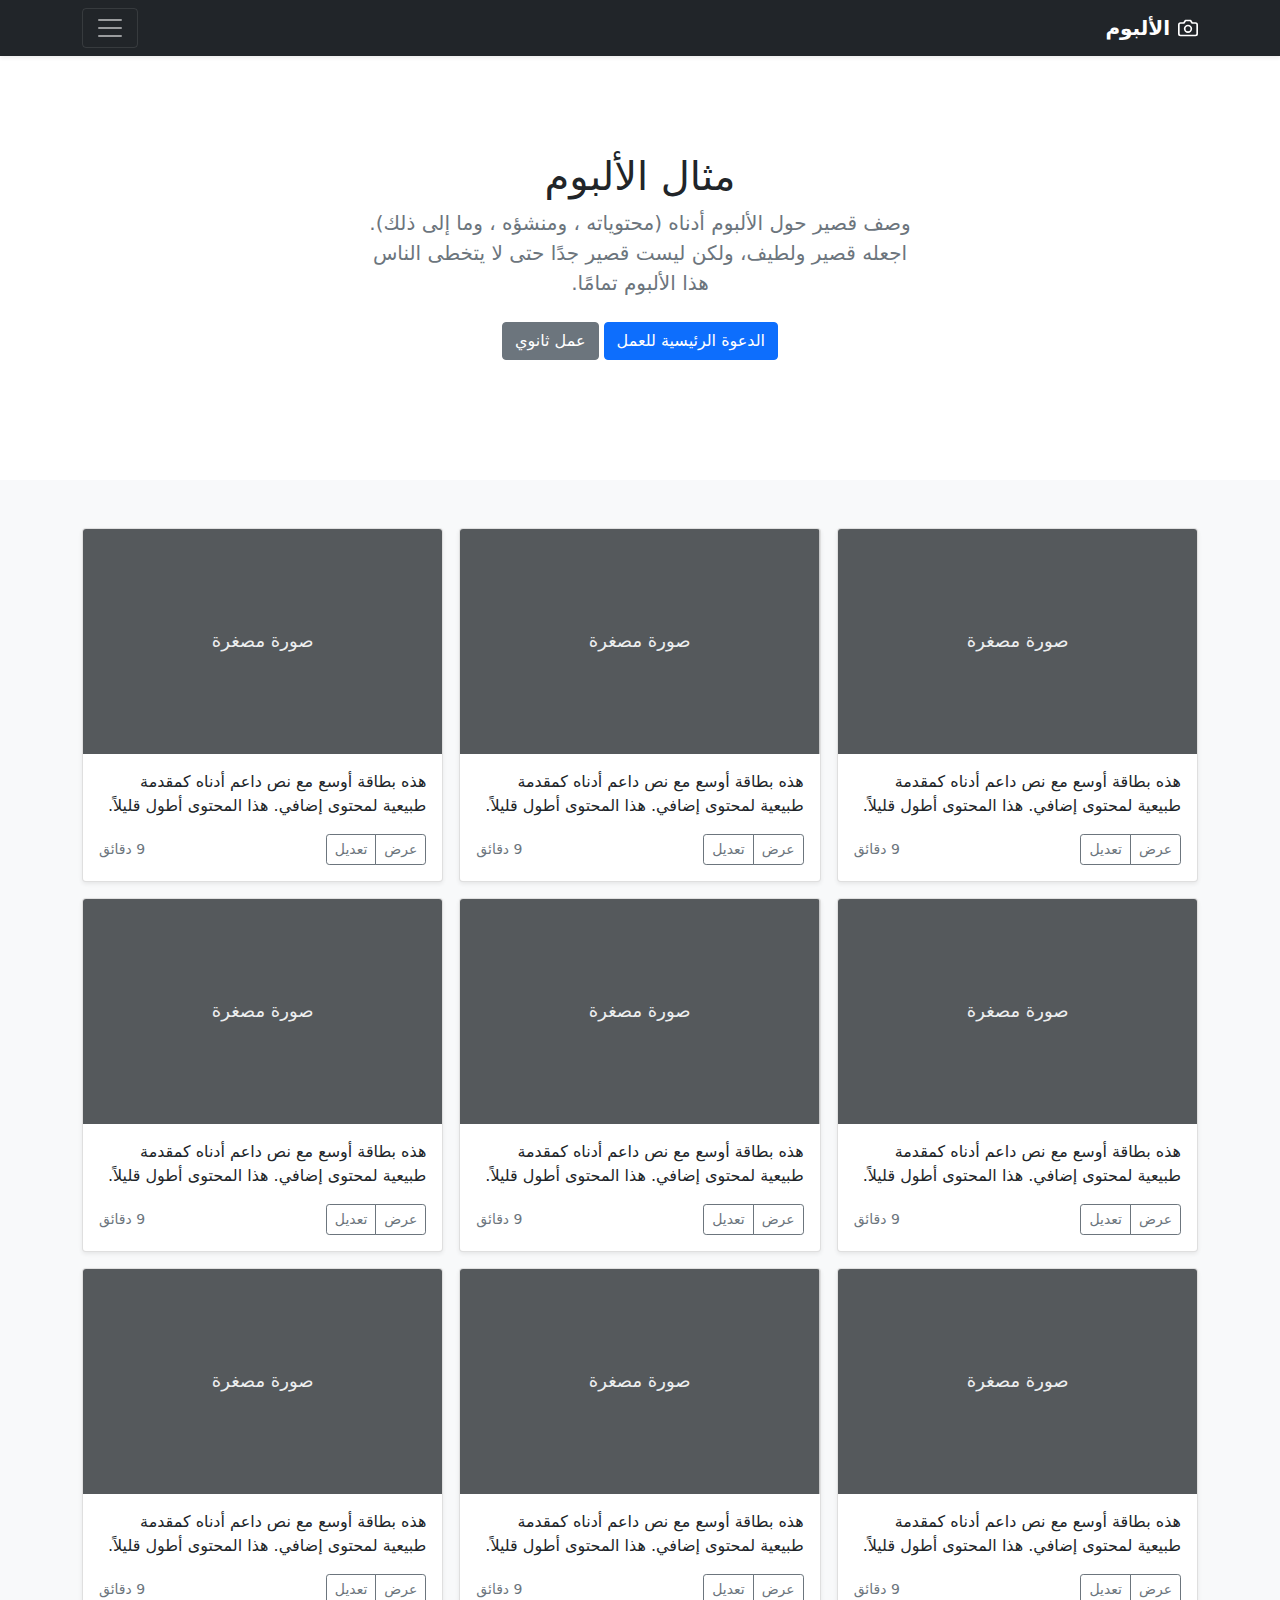
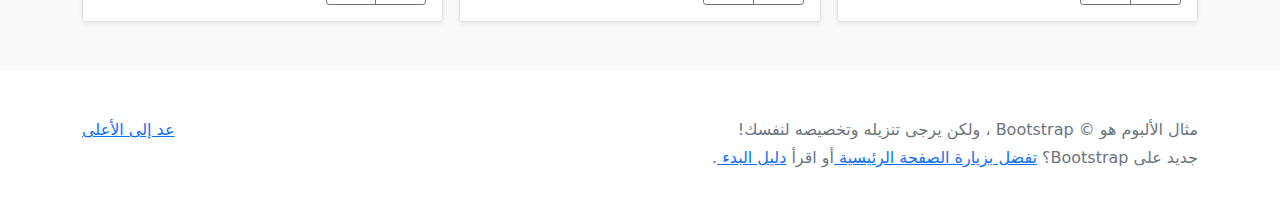
<file: BootstrapProject/bootstrap-5.0.2-examples/album-rtl/index.html>
<!doctype html>
<html lang="ar" dir="rtl">
  <head>
    <meta charset="utf-8">
    <meta name="viewport" content="width=device-width, initial-scale=1">
    <meta name="description" content="">
    <meta name="author" content="Mark Otto, Jacob Thornton, and Bootstrap contributors">
    <meta name="generator" content="Hugo 0.84.0">
    <title>مثال الألبوم · Bootstrap v5.0</title>

    <link rel="canonical" href="https://getbootstrap.com/docs/5.0/examples/album-rtl/">

    

    <!-- Bootstrap core CSS -->
<link href="../assets/dist/css/bootstrap.rtl.min.css" rel="stylesheet">

    <style>
      .bd-placeholder-img {
        font-size: 1.125rem;
        text-anchor: middle;
        -webkit-user-select: none;
        -moz-user-select: none;
        user-select: none;
      }

      @media (min-width: 768px) {
        .bd-placeholder-img-lg {
          font-size: 3.5rem;
        }
      }
    </style>

    
  </head>
  <body>
    
<header>
  <div class="collapse bg-dark" id="navbarHeader">
    <div class="container">
      <div class="row">
        <div class="col-sm-8 col-md-7 py-4">
          <h4 class="text-white">حول</h4>
          <p class="text-muted">أضف بعض المعلومات حول الألبوم، المؤلف، أو أي سياق خلفية آخر. اجعلها بضع جمل حتى يتمكن الزوار من التقاط بعض التلميحات المفيدة. ثم اربطها ببعض مواقع التواصل الاجتماعي أو معلومات الاتصال.</p>
        </div>
        <div class="col-sm-4 offset-md-1 py-4">
          <h4 class="text-white">تواصل معي</h4>
          <ul class="list-unstyled">
            <li><a href="#" class="text-white">تابعني على تويتر</a></li>
            <li><a href="#" class="text-white">شاركني الإعجاب في فيسبوك</a></li>
            <li><a href="#" class="text-white">راسلني على البريد الإلكتروني</a></li>
          </ul>
        </div>
      </div>
    </div>
  </div>
  <div class="navbar navbar-dark bg-dark shadow-sm">
    <div class="container">
      <a href="#" class="navbar-brand d-flex align-items-center">
        <svg xmlns="http://www.w3.org/2000/svg" width="20" height="20" fill="none" stroke="currentColor" stroke-linecap="round" stroke-linejoin="round" stroke-width="2" aria-hidden="true" class="me-2" viewBox="0 0 24 24"><path d="M23 19a2 2 0 0 1-2 2H3a2 2 0 0 1-2-2V8a2 2 0 0 1 2-2h4l2-3h6l2 3h4a2 2 0 0 1 2 2z"/><circle cx="12" cy="13" r="4"/></svg>
        <strong>الألبوم</strong>
      </a>
      <button class="navbar-toggler" type="button" data-bs-toggle="collapse" data-bs-target="#navbarHeader" aria-controls="navbarHeader" aria-expanded="false" aria-label="تبديل التنقل">
        <span class="navbar-toggler-icon"></span>
      </button>
    </div>
  </div>
</header>

<main>

  <section class="py-5 text-center container">
    <div class="row py-lg-5">
      <div class="col-lg-6 col-md-8 mx-auto">
        <h1 class="fw-light">مثال الألبوم</h1>
        <p class="lead text-muted">وصف قصير حول الألبوم أدناه (محتوياته ، ومنشؤه ، وما إلى ذلك). اجعله قصير ولطيف، ولكن ليست قصير جدًا حتى لا يتخطى الناس هذا الألبوم تمامًا.</p>
        <p>
          <a href="#" class="btn btn-primary my-2">الدعوة الرئيسية للعمل</a>
          <a href="#" class="btn btn-secondary my-2">عمل ثانوي</a>
        </p>
      </div>
    </div>
  </section>

  <div class="album py-5 bg-light">
    <div class="container">

      <div class="row row-cols-1 row-cols-sm-2 row-cols-md-3 g-3">
        <div class="col">
          <div class="card shadow-sm">
            <svg class="bd-placeholder-img card-img-top" width="100%" height="225" xmlns="http://www.w3.org/2000/svg" role="img" aria-label="Placeholder: صورة مصغرة" preserveAspectRatio="xMidYMid slice" focusable="false"><title>Placeholder</title><rect width="100%" height="100%" fill="#55595c"/><text x="50%" y="50%" fill="#eceeef" dy=".3em">صورة مصغرة</text></svg>

            <div class="card-body">
              <p class="card-text">هذه بطاقة أوسع مع نص داعم أدناه كمقدمة طبيعية لمحتوى إضافي. هذا المحتوى أطول قليلاً.</p>
              <div class="d-flex justify-content-between align-items-center">
                <div class="btn-group">
                  <button type="button" class="btn btn-sm btn-outline-secondary">عرض</button>
                  <button type="button" class="btn btn-sm btn-outline-secondary">تعديل</button>
                </div>
                <small class="text-muted">9 دقائق</small>
              </div>
            </div>
          </div>
        </div>
        <div class="col">
          <div class="card shadow-sm">
            <svg class="bd-placeholder-img card-img-top" width="100%" height="225" xmlns="http://www.w3.org/2000/svg" role="img" aria-label="Placeholder: صورة مصغرة" preserveAspectRatio="xMidYMid slice" focusable="false"><title>Placeholder</title><rect width="100%" height="100%" fill="#55595c"/><text x="50%" y="50%" fill="#eceeef" dy=".3em">صورة مصغرة</text></svg>

            <div class="card-body">
              <p class="card-text">هذه بطاقة أوسع مع نص داعم أدناه كمقدمة طبيعية لمحتوى إضافي. هذا المحتوى أطول قليلاً.</p>
              <div class="d-flex justify-content-between align-items-center">
                <div class="btn-group">
                  <button type="button" class="btn btn-sm btn-outline-secondary">عرض</button>
                  <button type="button" class="btn btn-sm btn-outline-secondary">تعديل</button>
                </div>
                <small class="text-muted">9 دقائق</small>
              </div>
            </div>
          </div>
        </div>
        <div class="col">
          <div class="card shadow-sm">
            <svg class="bd-placeholder-img card-img-top" width="100%" height="225" xmlns="http://www.w3.org/2000/svg" role="img" aria-label="Placeholder: صورة مصغرة" preserveAspectRatio="xMidYMid slice" focusable="false"><title>Placeholder</title><rect width="100%" height="100%" fill="#55595c"/><text x="50%" y="50%" fill="#eceeef" dy=".3em">صورة مصغرة</text></svg>

            <div class="card-body">
              <p class="card-text">هذه بطاقة أوسع مع نص داعم أدناه كمقدمة طبيعية لمحتوى إضافي. هذا المحتوى أطول قليلاً.</p>
              <div class="d-flex justify-content-between align-items-center">
                <div class="btn-group">
                  <button type="button" class="btn btn-sm btn-outline-secondary">عرض</button>
                  <button type="button" class="btn btn-sm btn-outline-secondary">تعديل</button>
                </div>
                <small class="text-muted">9 دقائق</small>
              </div>
            </div>
          </div>
        </div>

        <div class="col">
          <div class="card shadow-sm">
            <svg class="bd-placeholder-img card-img-top" width="100%" height="225" xmlns="http://www.w3.org/2000/svg" role="img" aria-label="Placeholder: صورة مصغرة" preserveAspectRatio="xMidYMid slice" focusable="false"><title>Placeholder</title><rect width="100%" height="100%" fill="#55595c"/><text x="50%" y="50%" fill="#eceeef" dy=".3em">صورة مصغرة</text></svg>

            <div class="card-body">
              <p class="card-text">هذه بطاقة أوسع مع نص داعم أدناه كمقدمة طبيعية لمحتوى إضافي. هذا المحتوى أطول قليلاً.</p>
              <div class="d-flex justify-content-between align-items-center">
                <div class="btn-group">
                  <button type="button" class="btn btn-sm btn-outline-secondary">عرض</button>
                  <button type="button" class="btn btn-sm btn-outline-secondary">تعديل</button>
                </div>
                <small class="text-muted">9 دقائق</small>
              </div>
            </div>
          </div>
        </div>
        <div class="col">
          <div class="card shadow-sm">
            <svg class="bd-placeholder-img card-img-top" width="100%" height="225" xmlns="http://www.w3.org/2000/svg" role="img" aria-label="Placeholder: صورة مصغرة" preserveAspectRatio="xMidYMid slice" focusable="false"><title>Placeholder</title><rect width="100%" height="100%" fill="#55595c"/><text x="50%" y="50%" fill="#eceeef" dy=".3em">صورة مصغرة</text></svg>

            <div class="card-body">
              <p class="card-text">هذه بطاقة أوسع مع نص داعم أدناه كمقدمة طبيعية لمحتوى إضافي. هذا المحتوى أطول قليلاً.</p>
              <div class="d-flex justify-content-between align-items-center">
                <div class="btn-group">
                  <button type="button" class="btn btn-sm btn-outline-secondary">عرض</button>
                  <button type="button" class="btn btn-sm btn-outline-secondary">تعديل</button>
                </div>
                <small class="text-muted">9 دقائق</small>
              </div>
            </div>
          </div>
        </div>
        <div class="col">
          <div class="card shadow-sm">
            <svg class="bd-placeholder-img card-img-top" width="100%" height="225" xmlns="http://www.w3.org/2000/svg" role="img" aria-label="Placeholder: صورة مصغرة" preserveAspectRatio="xMidYMid slice" focusable="false"><title>Placeholder</title><rect width="100%" height="100%" fill="#55595c"/><text x="50%" y="50%" fill="#eceeef" dy=".3em">صورة مصغرة</text></svg>

            <div class="card-body">
              <p class="card-text">هذه بطاقة أوسع مع نص داعم أدناه كمقدمة طبيعية لمحتوى إضافي. هذا المحتوى أطول قليلاً.</p>
              <div class="d-flex justify-content-between align-items-center">
                <div class="btn-group">
                  <button type="button" class="btn btn-sm btn-outline-secondary">عرض</button>
                  <button type="button" class="btn btn-sm btn-outline-secondary">تعديل</button>
                </div>
                <small class="text-muted">9 دقائق</small>
              </div>
            </div>
          </div>
        </div>

        <div class="col">
          <div class="card shadow-sm">
            <svg class="bd-placeholder-img card-img-top" width="100%" height="225" xmlns="http://www.w3.org/2000/svg" role="img" aria-label="Placeholder: صورة مصغرة" preserveAspectRatio="xMidYMid slice" focusable="false"><title>Placeholder</title><rect width="100%" height="100%" fill="#55595c"/><text x="50%" y="50%" fill="#eceeef" dy=".3em">صورة مصغرة</text></svg>

            <div class="card-body">
              <p class="card-text">هذه بطاقة أوسع مع نص داعم أدناه كمقدمة طبيعية لمحتوى إضافي. هذا المحتوى أطول قليلاً.</p>
              <div class="d-flex justify-content-between align-items-center">
                <div class="btn-group">
                  <button type="button" class="btn btn-sm btn-outline-secondary">عرض</button>
                  <button type="button" class="btn btn-sm btn-outline-secondary">تعديل</button>
                </div>
                <small class="text-muted">9 دقائق</small>
              </div>
            </div>
          </div>
        </div>
        <div class="col">
          <div class="card shadow-sm">
            <svg class="bd-placeholder-img card-img-top" width="100%" height="225" xmlns="http://www.w3.org/2000/svg" role="img" aria-label="Placeholder: صورة مصغرة" preserveAspectRatio="xMidYMid slice" focusable="false"><title>Placeholder</title><rect width="100%" height="100%" fill="#55595c"/><text x="50%" y="50%" fill="#eceeef" dy=".3em">صورة مصغرة</text></svg>

            <div class="card-body">
              <p class="card-text">هذه بطاقة أوسع مع نص داعم أدناه كمقدمة طبيعية لمحتوى إضافي. هذا المحتوى أطول قليلاً.</p>
              <div class="d-flex justify-content-between align-items-center">
                <div class="btn-group">
                  <button type="button" class="btn btn-sm btn-outline-secondary">عرض</button>
                  <button type="button" class="btn btn-sm btn-outline-secondary">تعديل</button>
                </div>
                <small class="text-muted">9 دقائق</small>
              </div>
            </div>
          </div>
        </div>
        <div class="col">
          <div class="card shadow-sm">
            <svg class="bd-placeholder-img card-img-top" width="100%" height="225" xmlns="http://www.w3.org/2000/svg" role="img" aria-label="Placeholder: صورة مصغرة" preserveAspectRatio="xMidYMid slice" focusable="false"><title>Placeholder</title><rect width="100%" height="100%" fill="#55595c"/><text x="50%" y="50%" fill="#eceeef" dy=".3em">صورة مصغرة</text></svg>

            <div class="card-body">
              <p class="card-text">هذه بطاقة أوسع مع نص داعم أدناه كمقدمة طبيعية لمحتوى إضافي. هذا المحتوى أطول قليلاً.</p>
              <div class="d-flex justify-content-between align-items-center">
                <div class="btn-group">
                  <button type="button" class="btn btn-sm btn-outline-secondary">عرض</button>
                  <button type="button" class="btn btn-sm btn-outline-secondary">تعديل</button>
                </div>
                <small class="text-muted">9 دقائق</small>
              </div>
            </div>
          </div>
        </div>
      </div>
    </div>
  </div>

</main>

<footer class="text-muted py-5">
  <div class="container">
    <p class="float-end mb-1">
      <a href="#">عد إلى الأعلى</a>
    </p>
    <p class="mb-1">مثال الألبوم هو © Bootstrap ، ولكن يرجى تنزيله وتخصيصه لنفسك!</p>
    <p class="mb-0">جديد على Bootstrap؟ <a href="/"> تفضل بزيارة الصفحة الرئيسية </a> أو اقرأ <a href="../getting-started/introduction/ "> دليل البدء </a>.</p>
  </div>
</footer>


    <script src="../assets/dist/js/bootstrap.bundle.min.js"></script>

      
  </body>
</html>
</file>
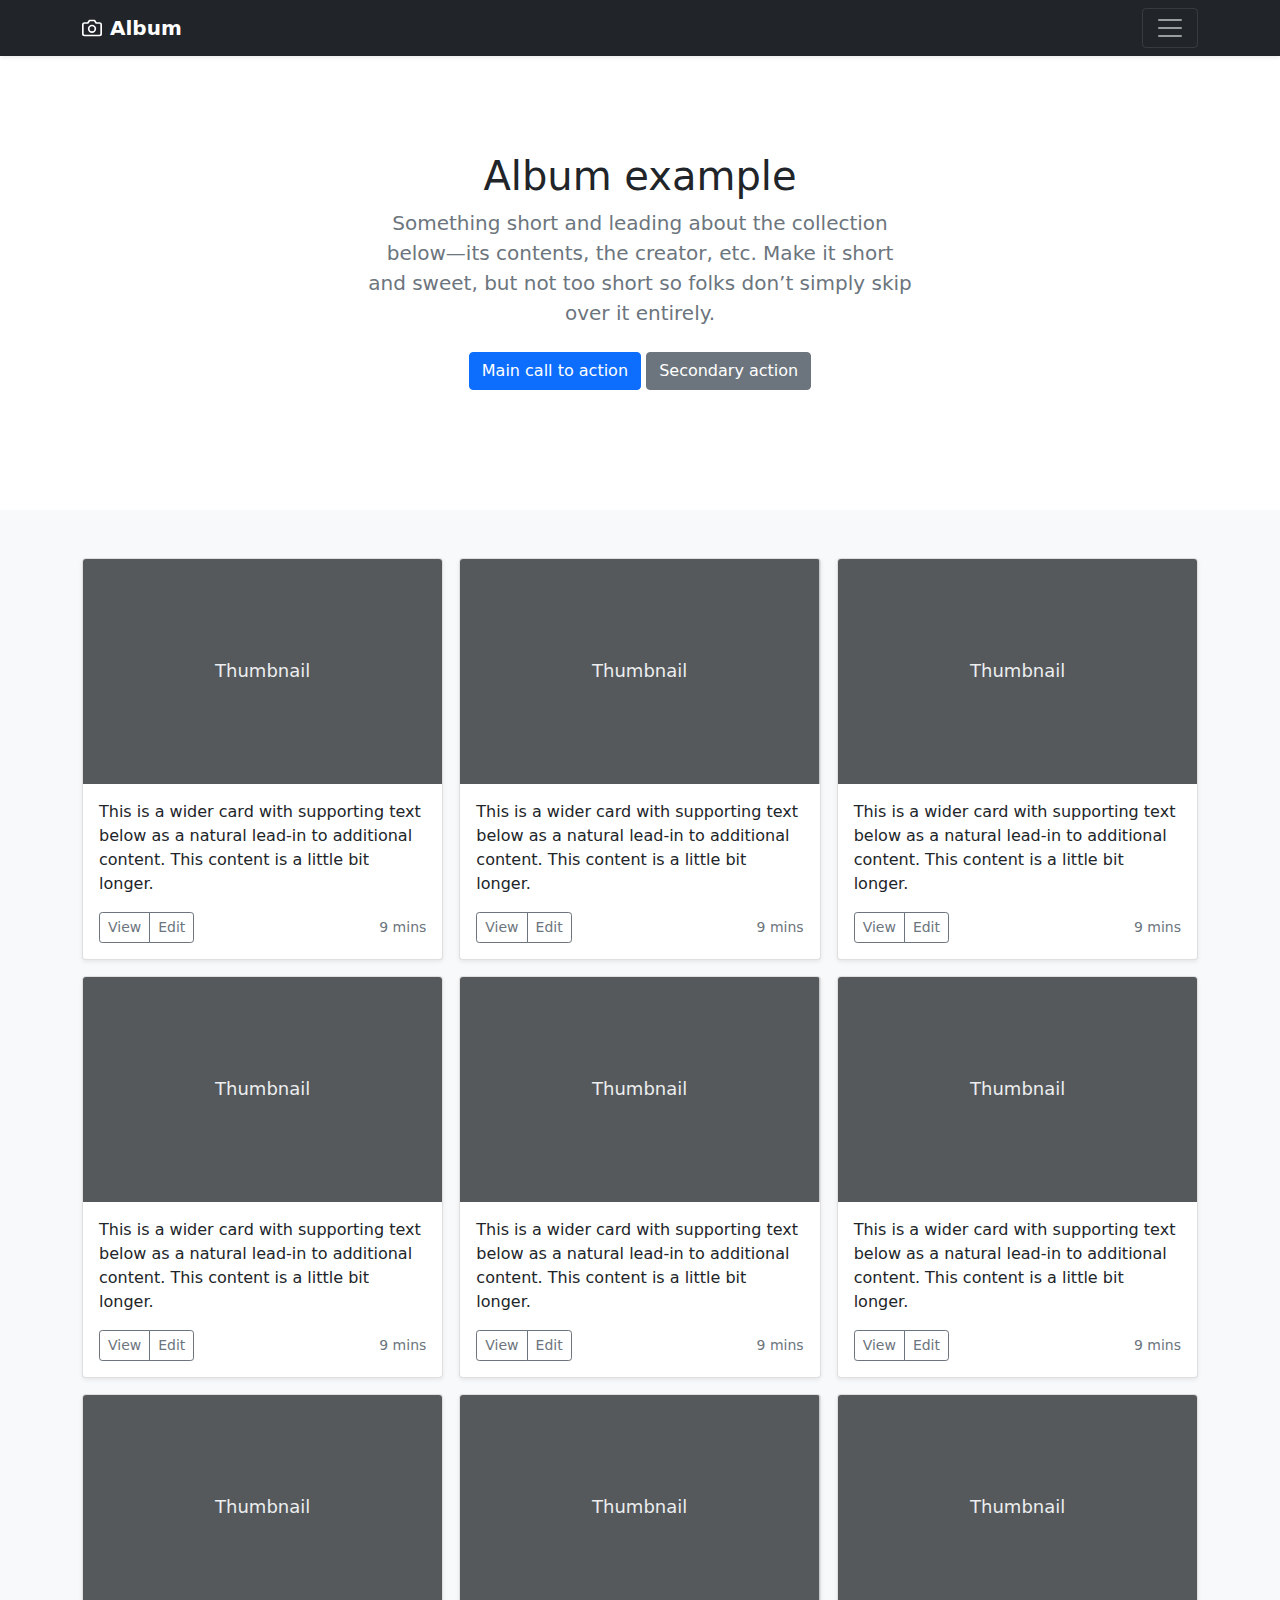
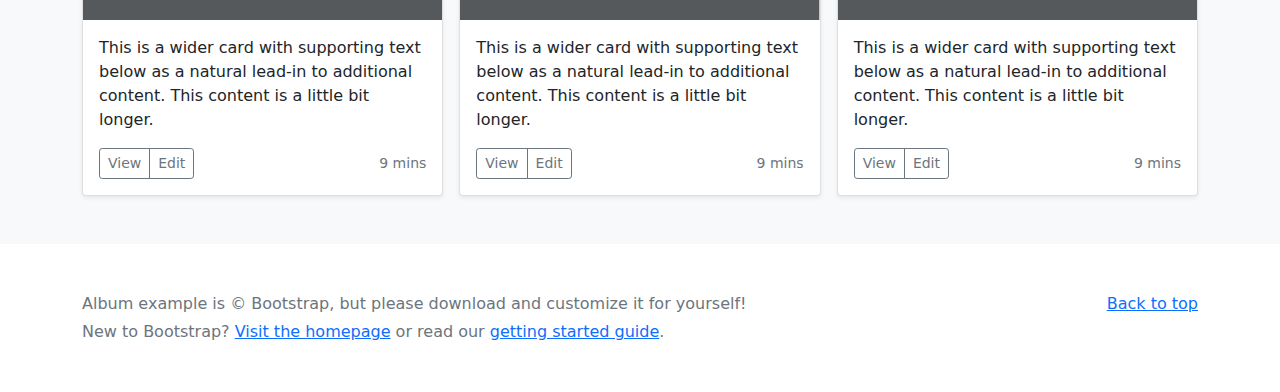
<file: BootstrapProject/bootstrap-5.0.2-examples/album/index.html>
<!doctype html>
<html lang="en">
  <head>
    <meta charset="utf-8">
    <meta name="viewport" content="width=device-width, initial-scale=1">
    <meta name="description" content="">
    <meta name="author" content="Mark Otto, Jacob Thornton, and Bootstrap contributors">
    <meta name="generator" content="Hugo 0.84.0">
    <title>Album example · Bootstrap v5.0</title>

    <link rel="canonical" href="https://getbootstrap.com/docs/5.0/examples/album/">

    

    <!-- Bootstrap core CSS -->
<link href="../assets/dist/css/bootstrap.min.css" rel="stylesheet">

    <style>
      .bd-placeholder-img {
        font-size: 1.125rem;
        text-anchor: middle;
        -webkit-user-select: none;
        -moz-user-select: none;
        user-select: none;
      }

      @media (min-width: 768px) {
        .bd-placeholder-img-lg {
          font-size: 3.5rem;
        }
      }
    </style>

    
  </head>
  <body>
    
<header>
  <div class="collapse bg-dark" id="navbarHeader">
    <div class="container">
      <div class="row">
        <div class="col-sm-8 col-md-7 py-4">
          <h4 class="text-white">About</h4>
          <p class="text-muted">Add some information about the album below, the author, or any other background context. Make it a few sentences long so folks can pick up some informative tidbits. Then, link them off to some social networking sites or contact information.</p>
        </div>
        <div class="col-sm-4 offset-md-1 py-4">
          <h4 class="text-white">Contact</h4>
          <ul class="list-unstyled">
            <li><a href="#" class="text-white">Follow on Twitter</a></li>
            <li><a href="#" class="text-white">Like on Facebook</a></li>
            <li><a href="#" class="text-white">Email me</a></li>
          </ul>
        </div>
      </div>
    </div>
  </div>
  <div class="navbar navbar-dark bg-dark shadow-sm">
    <div class="container">
      <a href="#" class="navbar-brand d-flex align-items-center">
        <svg xmlns="http://www.w3.org/2000/svg" width="20" height="20" fill="none" stroke="currentColor" stroke-linecap="round" stroke-linejoin="round" stroke-width="2" aria-hidden="true" class="me-2" viewBox="0 0 24 24"><path d="M23 19a2 2 0 0 1-2 2H3a2 2 0 0 1-2-2V8a2 2 0 0 1 2-2h4l2-3h6l2 3h4a2 2 0 0 1 2 2z"/><circle cx="12" cy="13" r="4"/></svg>
        <strong>Album</strong>
      </a>
      <button class="navbar-toggler" type="button" data-bs-toggle="collapse" data-bs-target="#navbarHeader" aria-controls="navbarHeader" aria-expanded="false" aria-label="Toggle navigation">
        <span class="navbar-toggler-icon"></span>
      </button>
    </div>
  </div>
</header>

<main>

  <section class="py-5 text-center container">
    <div class="row py-lg-5">
      <div class="col-lg-6 col-md-8 mx-auto">
        <h1 class="fw-light">Album example</h1>
        <p class="lead text-muted">Something short and leading about the collection below—its contents, the creator, etc. Make it short and sweet, but not too short so folks don’t simply skip over it entirely.</p>
        <p>
          <a href="#" class="btn btn-primary my-2">Main call to action</a>
          <a href="#" class="btn btn-secondary my-2">Secondary action</a>
        </p>
      </div>
    </div>
  </section>

  <div class="album py-5 bg-light">
    <div class="container">

      <div class="row row-cols-1 row-cols-sm-2 row-cols-md-3 g-3">
        <div class="col">
          <div class="card shadow-sm">
            <svg class="bd-placeholder-img card-img-top" width="100%" height="225" xmlns="http://www.w3.org/2000/svg" role="img" aria-label="Placeholder: Thumbnail" preserveAspectRatio="xMidYMid slice" focusable="false"><title>Placeholder</title><rect width="100%" height="100%" fill="#55595c"/><text x="50%" y="50%" fill="#eceeef" dy=".3em">Thumbnail</text></svg>

            <div class="card-body">
              <p class="card-text">This is a wider card with supporting text below as a natural lead-in to additional content. This content is a little bit longer.</p>
              <div class="d-flex justify-content-between align-items-center">
                <div class="btn-group">
                  <button type="button" class="btn btn-sm btn-outline-secondary">View</button>
                  <button type="button" class="btn btn-sm btn-outline-secondary">Edit</button>
                </div>
                <small class="text-muted">9 mins</small>
              </div>
            </div>
          </div>
        </div>
        <div class="col">
          <div class="card shadow-sm">
            <svg class="bd-placeholder-img card-img-top" width="100%" height="225" xmlns="http://www.w3.org/2000/svg" role="img" aria-label="Placeholder: Thumbnail" preserveAspectRatio="xMidYMid slice" focusable="false"><title>Placeholder</title><rect width="100%" height="100%" fill="#55595c"/><text x="50%" y="50%" fill="#eceeef" dy=".3em">Thumbnail</text></svg>

            <div class="card-body">
              <p class="card-text">This is a wider card with supporting text below as a natural lead-in to additional content. This content is a little bit longer.</p>
              <div class="d-flex justify-content-between align-items-center">
                <div class="btn-group">
                  <button type="button" class="btn btn-sm btn-outline-secondary">View</button>
                  <button type="button" class="btn btn-sm btn-outline-secondary">Edit</button>
                </div>
                <small class="text-muted">9 mins</small>
              </div>
            </div>
          </div>
        </div>
        <div class="col">
          <div class="card shadow-sm">
            <svg class="bd-placeholder-img card-img-top" width="100%" height="225" xmlns="http://www.w3.org/2000/svg" role="img" aria-label="Placeholder: Thumbnail" preserveAspectRatio="xMidYMid slice" focusable="false"><title>Placeholder</title><rect width="100%" height="100%" fill="#55595c"/><text x="50%" y="50%" fill="#eceeef" dy=".3em">Thumbnail</text></svg>

            <div class="card-body">
              <p class="card-text">This is a wider card with supporting text below as a natural lead-in to additional content. This content is a little bit longer.</p>
              <div class="d-flex justify-content-between align-items-center">
                <div class="btn-group">
                  <button type="button" class="btn btn-sm btn-outline-secondary">View</button>
                  <button type="button" class="btn btn-sm btn-outline-secondary">Edit</button>
                </div>
                <small class="text-muted">9 mins</small>
              </div>
            </div>
          </div>
        </div>

        <div class="col">
          <div class="card shadow-sm">
            <svg class="bd-placeholder-img card-img-top" width="100%" height="225" xmlns="http://www.w3.org/2000/svg" role="img" aria-label="Placeholder: Thumbnail" preserveAspectRatio="xMidYMid slice" focusable="false"><title>Placeholder</title><rect width="100%" height="100%" fill="#55595c"/><text x="50%" y="50%" fill="#eceeef" dy=".3em">Thumbnail</text></svg>

            <div class="card-body">
              <p class="card-text">This is a wider card with supporting text below as a natural lead-in to additional content. This content is a little bit longer.</p>
              <div class="d-flex justify-content-between align-items-center">
                <div class="btn-group">
                  <button type="button" class="btn btn-sm btn-outline-secondary">View</button>
                  <button type="button" class="btn btn-sm btn-outline-secondary">Edit</button>
                </div>
                <small class="text-muted">9 mins</small>
              </div>
            </div>
          </div>
        </div>
        <div class="col">
          <div class="card shadow-sm">
            <svg class="bd-placeholder-img card-img-top" width="100%" height="225" xmlns="http://www.w3.org/2000/svg" role="img" aria-label="Placeholder: Thumbnail" preserveAspectRatio="xMidYMid slice" focusable="false"><title>Placeholder</title><rect width="100%" height="100%" fill="#55595c"/><text x="50%" y="50%" fill="#eceeef" dy=".3em">Thumbnail</text></svg>

            <div class="card-body">
              <p class="card-text">This is a wider card with supporting text below as a natural lead-in to additional content. This content is a little bit longer.</p>
              <div class="d-flex justify-content-between align-items-center">
                <div class="btn-group">
                  <button type="button" class="btn btn-sm btn-outline-secondary">View</button>
                  <button type="button" class="btn btn-sm btn-outline-secondary">Edit</button>
                </div>
                <small class="text-muted">9 mins</small>
              </div>
            </div>
          </div>
        </div>
        <div class="col">
          <div class="card shadow-sm">
            <svg class="bd-placeholder-img card-img-top" width="100%" height="225" xmlns="http://www.w3.org/2000/svg" role="img" aria-label="Placeholder: Thumbnail" preserveAspectRatio="xMidYMid slice" focusable="false"><title>Placeholder</title><rect width="100%" height="100%" fill="#55595c"/><text x="50%" y="50%" fill="#eceeef" dy=".3em">Thumbnail</text></svg>

            <div class="card-body">
              <p class="card-text">This is a wider card with supporting text below as a natural lead-in to additional content. This content is a little bit longer.</p>
              <div class="d-flex justify-content-between align-items-center">
                <div class="btn-group">
                  <button type="button" class="btn btn-sm btn-outline-secondary">View</button>
                  <button type="button" class="btn btn-sm btn-outline-secondary">Edit</button>
                </div>
                <small class="text-muted">9 mins</small>
              </div>
            </div>
          </div>
        </div>

        <div class="col">
          <div class="card shadow-sm">
            <svg class="bd-placeholder-img card-img-top" width="100%" height="225" xmlns="http://www.w3.org/2000/svg" role="img" aria-label="Placeholder: Thumbnail" preserveAspectRatio="xMidYMid slice" focusable="false"><title>Placeholder</title><rect width="100%" height="100%" fill="#55595c"/><text x="50%" y="50%" fill="#eceeef" dy=".3em">Thumbnail</text></svg>

            <div class="card-body">
              <p class="card-text">This is a wider card with supporting text below as a natural lead-in to additional content. This content is a little bit longer.</p>
              <div class="d-flex justify-content-between align-items-center">
                <div class="btn-group">
                  <button type="button" class="btn btn-sm btn-outline-secondary">View</button>
                  <button type="button" class="btn btn-sm btn-outline-secondary">Edit</button>
                </div>
                <small class="text-muted">9 mins</small>
              </div>
            </div>
          </div>
        </div>
        <div class="col">
          <div class="card shadow-sm">
            <svg class="bd-placeholder-img card-img-top" width="100%" height="225" xmlns="http://www.w3.org/2000/svg" role="img" aria-label="Placeholder: Thumbnail" preserveAspectRatio="xMidYMid slice" focusable="false"><title>Placeholder</title><rect width="100%" height="100%" fill="#55595c"/><text x="50%" y="50%" fill="#eceeef" dy=".3em">Thumbnail</text></svg>

            <div class="card-body">
              <p class="card-text">This is a wider card with supporting text below as a natural lead-in to additional content. This content is a little bit longer.</p>
              <div class="d-flex justify-content-between align-items-center">
                <div class="btn-group">
                  <button type="button" class="btn btn-sm btn-outline-secondary">View</button>
                  <button type="button" class="btn btn-sm btn-outline-secondary">Edit</button>
                </div>
                <small class="text-muted">9 mins</small>
              </div>
            </div>
          </div>
        </div>
        <div class="col">
          <div class="card shadow-sm">
            <svg class="bd-placeholder-img card-img-top" width="100%" height="225" xmlns="http://www.w3.org/2000/svg" role="img" aria-label="Placeholder: Thumbnail" preserveAspectRatio="xMidYMid slice" focusable="false"><title>Placeholder</title><rect width="100%" height="100%" fill="#55595c"/><text x="50%" y="50%" fill="#eceeef" dy=".3em">Thumbnail</text></svg>

            <div class="card-body">
              <p class="card-text">This is a wider card with supporting text below as a natural lead-in to additional content. This content is a little bit longer.</p>
              <div class="d-flex justify-content-between align-items-center">
                <div class="btn-group">
                  <button type="button" class="btn btn-sm btn-outline-secondary">View</button>
                  <button type="button" class="btn btn-sm btn-outline-secondary">Edit</button>
                </div>
                <small class="text-muted">9 mins</small>
              </div>
            </div>
          </div>
        </div>
      </div>
    </div>
  </div>

</main>

<footer class="text-muted py-5">
  <div class="container">
    <p class="float-end mb-1">
      <a href="#">Back to top</a>
    </p>
    <p class="mb-1">Album example is &copy; Bootstrap, but please download and customize it for yourself!</p>
    <p class="mb-0">New to Bootstrap? <a href="/">Visit the homepage</a> or read our <a href="../getting-started/introduction/">getting started guide</a>.</p>
  </div>
</footer>


    <script src="../assets/dist/js/bootstrap.bundle.min.js"></script>

      
  </body>
</html>
</file>
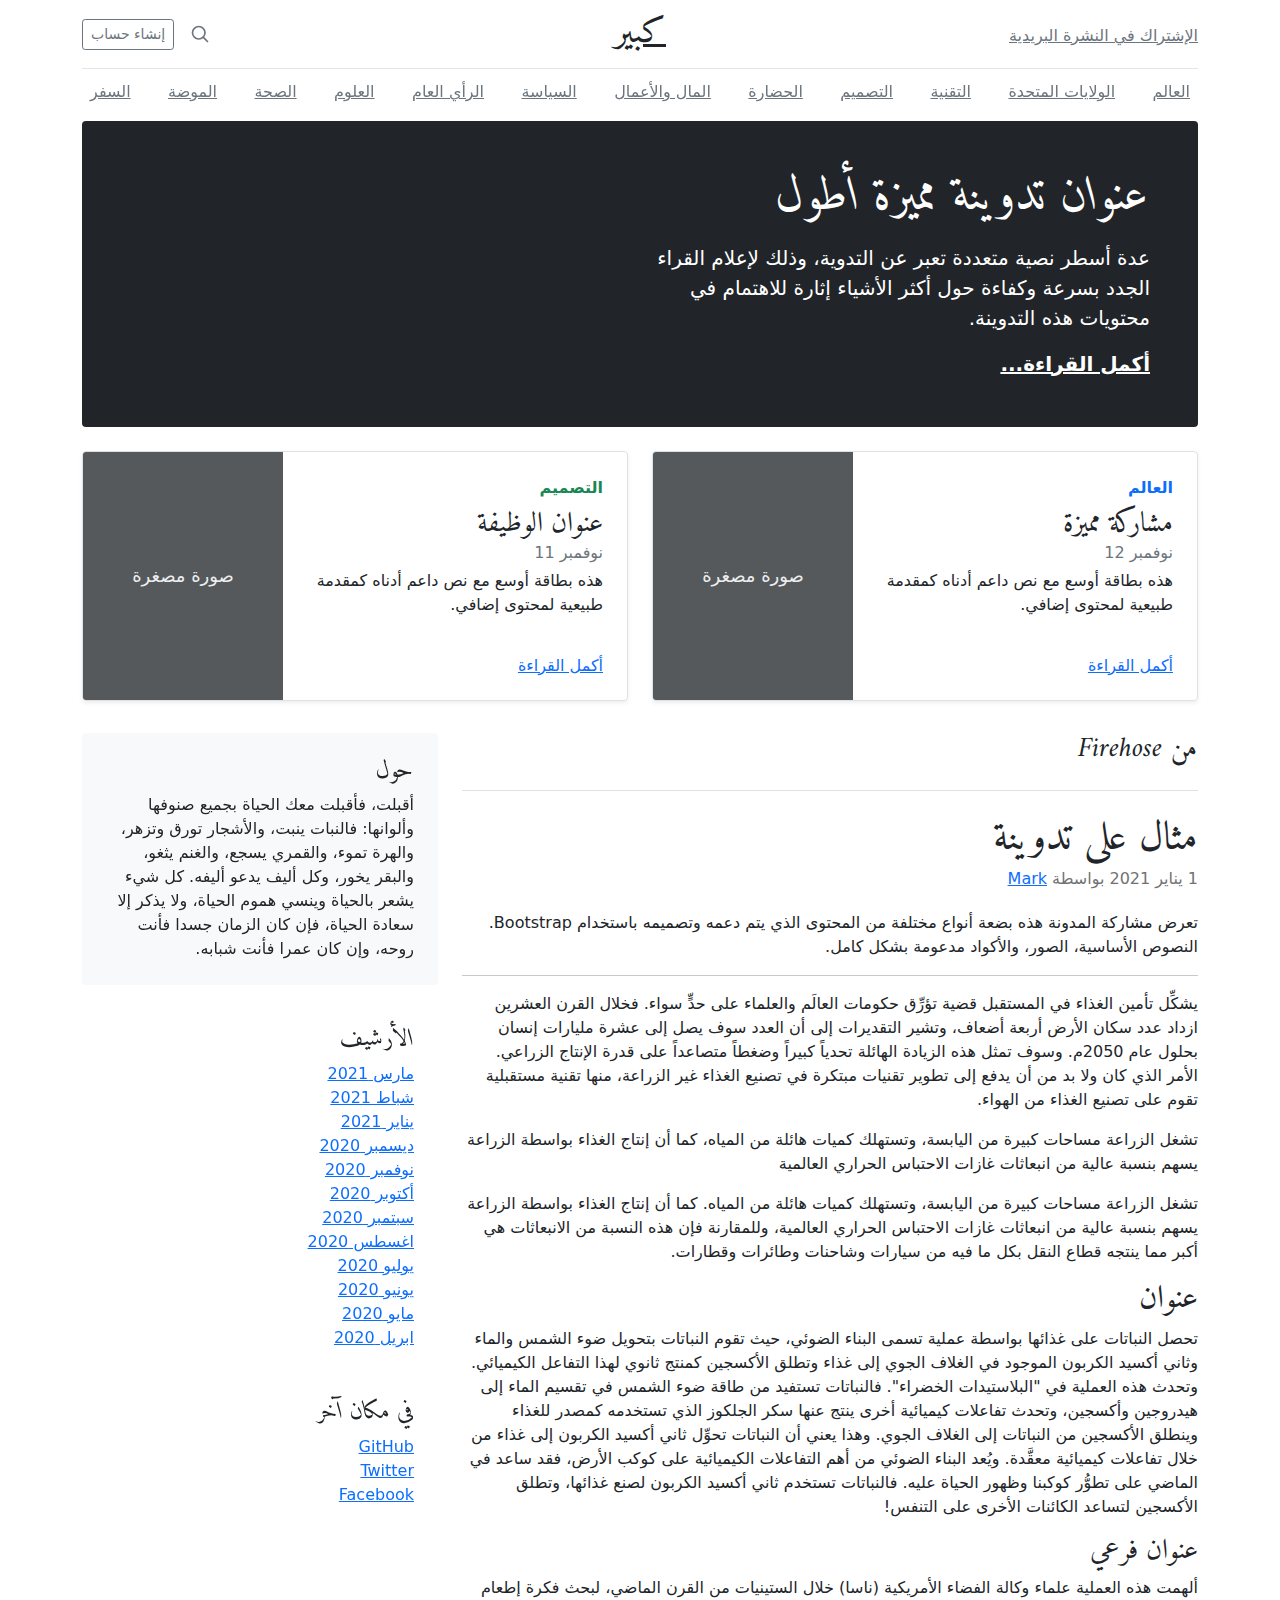
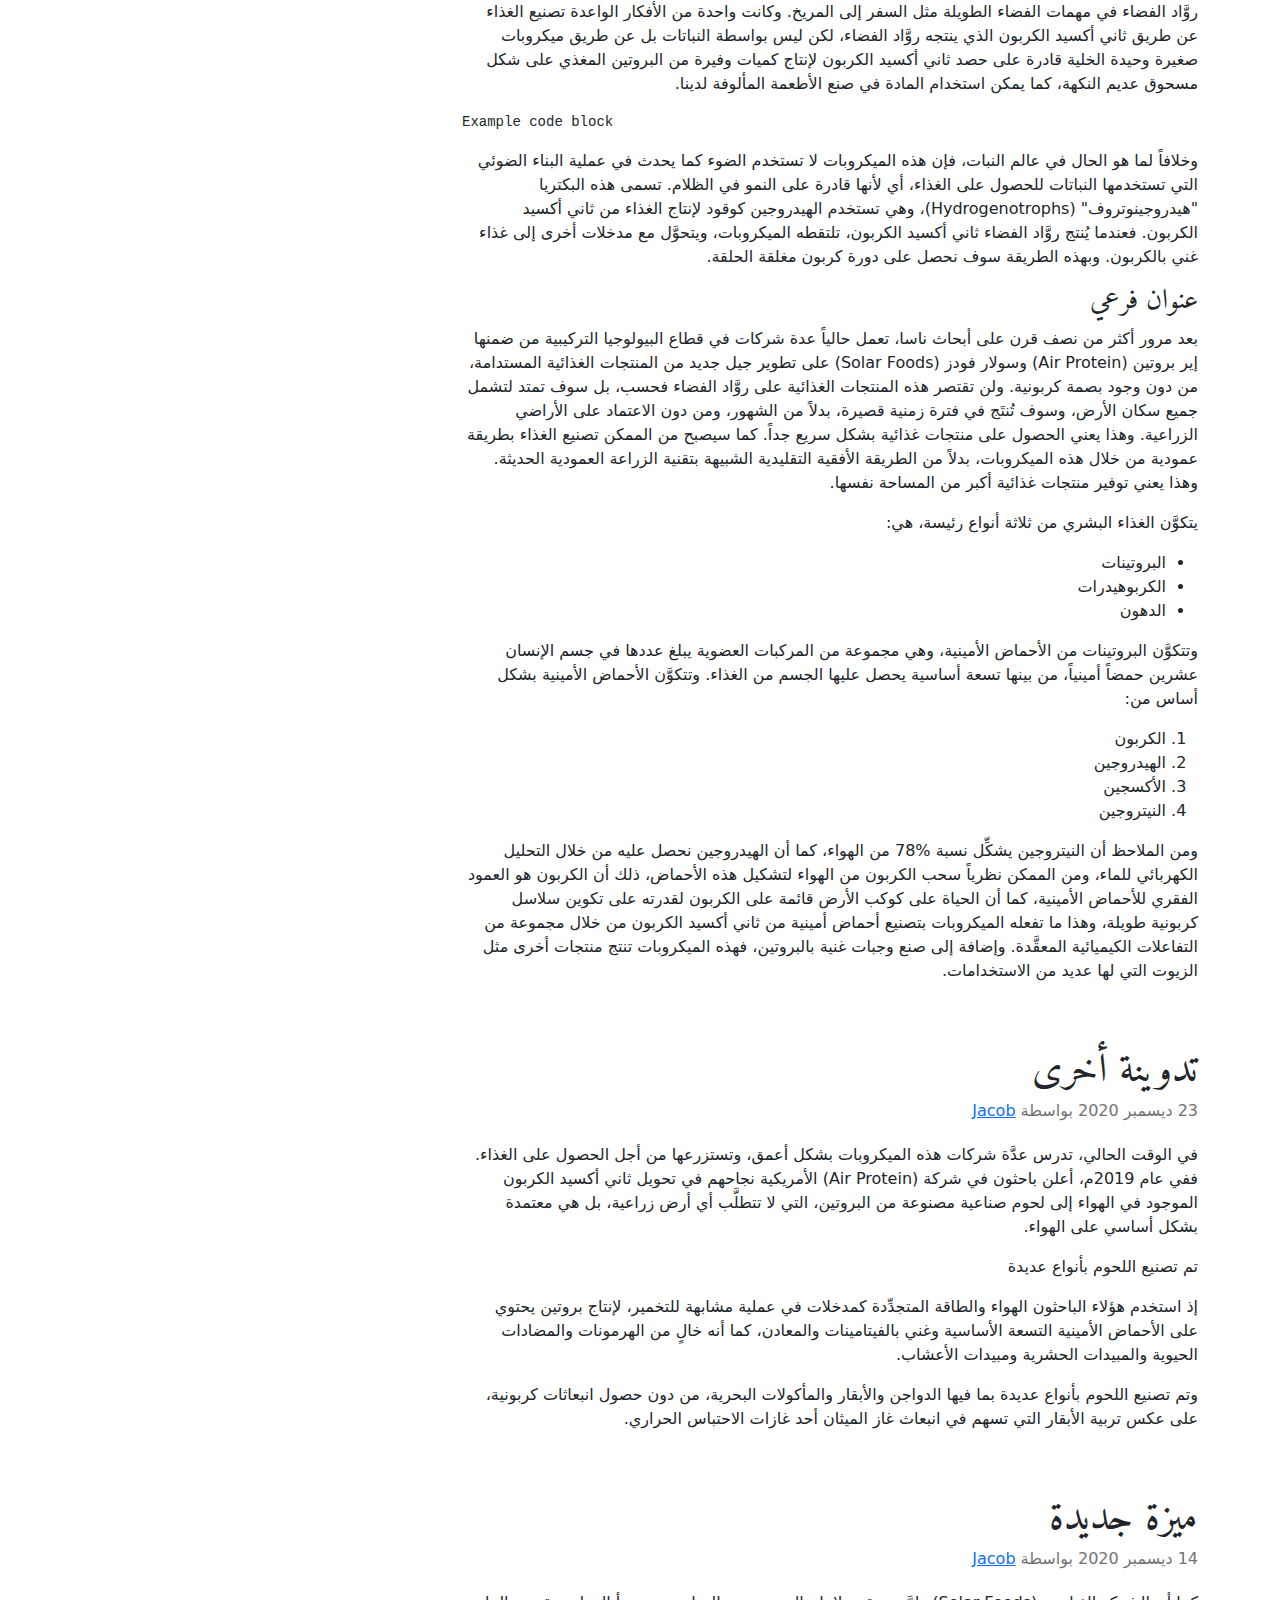
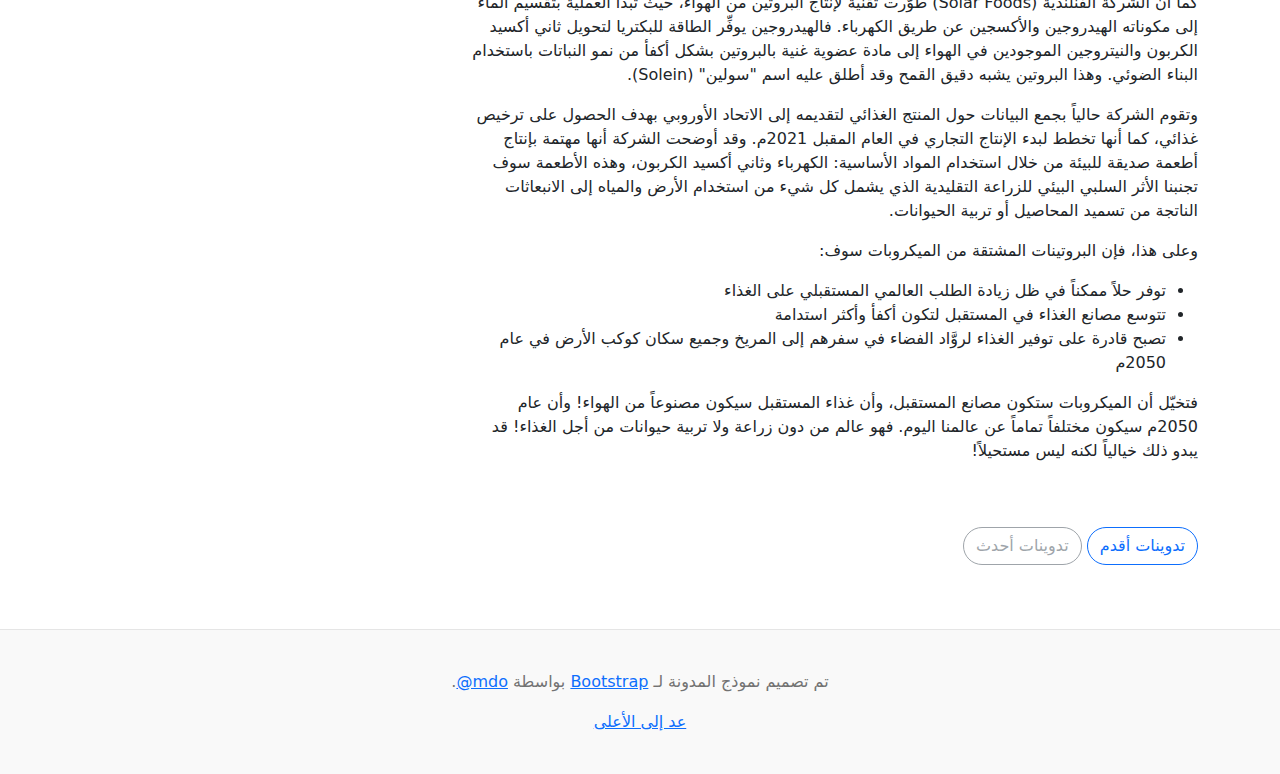
<file: BootstrapProject/bootstrap-5.0.2-examples/blog-rtl/index.html>
<!doctype html>
<html lang="ar" dir="rtl">
  <head>
    <meta charset="utf-8">
    <meta name="viewport" content="width=device-width, initial-scale=1">
    <meta name="description" content="">
    <meta name="author" content="Mark Otto, Jacob Thornton, and Bootstrap contributors">
    <meta name="generator" content="Hugo 0.84.0">
    <title>قالب المدونة · Bootstrap v5.0</title>

    <link rel="canonical" href="https://getbootstrap.com/docs/5.0/examples/blog-rtl/">

    

    <!-- Bootstrap core CSS -->
<link href="../assets/dist/css/bootstrap.rtl.min.css" rel="stylesheet">

    <style>
      .bd-placeholder-img {
        font-size: 1.125rem;
        text-anchor: middle;
        -webkit-user-select: none;
        -moz-user-select: none;
        user-select: none;
      }

      @media (min-width: 768px) {
        .bd-placeholder-img-lg {
          font-size: 3.5rem;
        }
      }
    </style>

    
    <!-- Custom styles for this template -->
    <link href="https://fonts.googleapis.com/css?family=Amiri:wght@400;700&amp;display=swap" rel="stylesheet">
    <!-- Custom styles for this template -->
    <link href="../blog/blog.rtl.css" rel="stylesheet">
  </head>
  <body>
    
<div class="container">
  <header class="blog-header py-3">
    <div class="row flex-nowrap justify-content-between align-items-center">
      <div class="col-4 pt-1">
        <a class="link-secondary" href="#">الإشتراك في النشرة البريدية</a>
      </div>
      <div class="col-4 text-center">
        <a class="blog-header-logo text-dark" href="#">كبير</a>
      </div>
      <div class="col-4 d-flex justify-content-end align-items-center">
        <a class="link-secondary" href="#" aria-label="بحث">
          <svg xmlns="http://www.w3.org/2000/svg" width="20" height="20" fill="none" stroke="currentColor" stroke-linecap="round" stroke-linejoin="round" stroke-width="2" class="mx-3" role="img" viewBox="0 0 24 24"><title>بحث</title><circle cx="10.5" cy="10.5" r="7.5"/><path d="M21 21l-5.2-5.2"/></svg>
        </a>
        <a class="btn btn-sm btn-outline-secondary" href="#">إنشاء حساب</a>
      </div>
    </div>
  </header>

  <div class="nav-scroller py-1 mb-2">
    <nav class="nav d-flex justify-content-between">
      <a class="p-2 link-secondary" href="#">العالم</a>
      <a class="p-2 link-secondary" href="#">الولايات المتحدة</a>
      <a class="p-2 link-secondary" href="#">التقنية</a>
      <a class="p-2 link-secondary" href="#">التصميم</a>
      <a class="p-2 link-secondary" href="#">الحضارة</a>
      <a class="p-2 link-secondary" href="#">المال والأعمال</a>
      <a class="p-2 link-secondary" href="#">السياسة</a>
      <a class="p-2 link-secondary" href="#">الرأي العام</a>
      <a class="p-2 link-secondary" href="#">العلوم</a>
      <a class="p-2 link-secondary" href="#">الصحة</a>
      <a class="p-2 link-secondary" href="#">الموضة</a>
      <a class="p-2 link-secondary" href="#">السفر</a>
    </nav>
  </div>
</div>

<main class="container">
  <div class="p-4 p-md-5 mb-4 text-white rounded bg-dark">
    <div class="col-md-6 px-0">
      <h1 class="display-4 fst-italic">عنوان تدوينة مميزة أطول</h1>
      <p class="lead my-3">عدة أسطر نصية متعددة تعبر عن التدوية، وذلك لإعلام القراء الجدد بسرعة وكفاءة حول أكثر الأشياء إثارة للاهتمام في محتويات هذه التدوينة.</p>
      <p class="lead mb-0"><a href="#" class="text-white fw-bold">أكمل القراءة...</a></p>
    </div>
  </div>

  <div class="row mb-2">
    <div class="col-md-6">
      <div class="row g-0 border rounded overflow-hidden flex-md-row mb-4 shadow-sm h-md-250 position-relative">
        <div class="col p-4 d-flex flex-column position-static">
          <strong class="d-inline-block mb-2 text-primary">العالم</strong>
          <h3 class="mb-0">مشاركة مميزة</h3>
          <div class="mb-1 text-muted">نوفمبر 12</div>
          <p class="card-text mb-auto">هذه بطاقة أوسع مع نص داعم أدناه كمقدمة طبيعية لمحتوى إضافي.</p>
          <a href="#" class="stretched-link">أكمل القراءة</a>
        </div>
        <div class="col-auto d-none d-lg-block">
          <svg class="bd-placeholder-img" width="200" height="250" xmlns="http://www.w3.org/2000/svg" role="img" aria-label="Placeholder: صورة مصغرة" preserveAspectRatio="xMidYMid slice" focusable="false"><title>Placeholder</title><rect width="100%" height="100%" fill="#55595c"/><text x="50%" y="50%" fill="#eceeef" dy=".3em">صورة مصغرة</text></svg>

        </div>
      </div>
    </div>
    <div class="col-md-6">
      <div class="row g-0 border rounded overflow-hidden flex-md-row mb-4 shadow-sm h-md-250 position-relative">
        <div class="col p-4 d-flex flex-column position-static">
          <strong class="d-inline-block mb-2 text-success">التصميم</strong>
          <h3 class="mb-0">عنوان الوظيفة</h3>
          <div class="mb-1 text-muted">نوفمبر 11</div>
          <p class="mb-auto">هذه بطاقة أوسع مع نص داعم أدناه كمقدمة طبيعية لمحتوى إضافي.</p>
          <a href="#" class="stretched-link">أكمل القراءة</a>
        </div>
        <div class="col-auto d-none d-lg-block">
          <svg class="bd-placeholder-img" width="200" height="250" xmlns="http://www.w3.org/2000/svg" role="img" aria-label="Placeholder: صورة مصغرة" preserveAspectRatio="xMidYMid slice" focusable="false"><title>Placeholder</title><rect width="100%" height="100%" fill="#55595c"/><text x="50%" y="50%" fill="#eceeef" dy=".3em">صورة مصغرة</text></svg>

        </div>
      </div>
    </div>
  </div>

  <div class="row">
    <div class="col-md-8">
      <h3 class="pb-4 mb-4 fst-italic border-bottom">
        من Firehose
      </h3>

      <article class="blog-post">
        <h2 class="blog-post-title">مثال على تدوينة</h2>
        <p class="blog-post-meta">1 يناير 2021 بواسطة <a href="#"> Mark </a></p>

        <p>تعرض مشاركة المدونة هذه بضعة أنواع مختلفة من المحتوى الذي يتم دعمه وتصميمه باستخدام Bootstrap. النصوص الأساسية، الصور، والأكواد مدعومة بشكل كامل.</p>
        <hr>
        <p>يشكِّل تأمين الغذاء في المستقبل قضية تؤرِّق حكومات العالَم والعلماء على حدٍّ سواء. فخلال القرن العشرين ازداد عدد سكان الأرض أربعة أضعاف، وتشير التقديرات إلى أن العدد سوف يصل إلى عشرة مليارات إنسان بحلول عام 2050م. وسوف تمثل هذه الزيادة الهائلة تحدياً كبيراً وضغطاً متصاعداً على قدرة الإنتاج الزراعي. الأمر الذي كان ولا بد من أن يدفع إلى تطوير تقنيات مبتكرة في تصنيع الغذاء غير الزراعة، منها تقنية مستقبلية تقوم على تصنيع الغذاء من الهواء.</p>
        <blockquote>
          <p>تشغل الزراعة مساحات كبيرة من اليابسة، وتستهلك كميات هائلة من المياه، كما أن إنتاج الغذاء بواسطة الزراعة يسهم بنسبة عالية من انبعاثات غازات الاحتباس الحراري العالمية</p>
        </blockquote>
        <p>تشغل الزراعة مساحات كبيرة من اليابسة، وتستهلك كميات هائلة من المياه. كما أن إنتاج الغذاء بواسطة الزراعة يسهم بنسبة عالية من انبعاثات غازات الاحتباس الحراري العالمية، وللمقارنة فإن هذه النسبة من الانبعاثات هي أكبر مما ينتجه قطاع النقل بكل ما فيه من سيارات وشاحنات وطائرات وقطارات.</p>
        <h2>عنوان</h2>
        <p>تحصل النباتات على غذائها بواسطة عملية تسمى البناء الضوئي، حيث تقوم النباتات بتحويل ضوء الشمس والماء وثاني أكسيد الكربون الموجود في الغلاف الجوي إلى غذاء وتطلق الأكسجين كمنتج ثانوي لهذا التفاعل الكيميائي. وتحدث هذه العملية في "البلاستيدات الخضراء". فالنباتات تستفيد من طاقة ضوء الشمس في تقسيم الماء إلى هيدروجين وأكسجين، وتحدث تفاعلات كيميائية أخرى ينتج عنها سكر الجلكوز الذي تستخدمه كمصدر للغذاء وينطلق الأكسجين من النباتات إلى الغلاف الجوي. وهذا يعني أن النباتات تحوِّل ثاني أكسيد الكربون إلى غذاء من خلال تفاعلات كيميائية معقَّدة. ويُعد البناء الضوئي من أهم التفاعلات الكيميائية على كوكب الأرض، فقد ساعد في الماضي على تطوُّر كوكبنا وظهور الحياة عليه. فالنباتات تستخدم ثاني أكسيد الكربون لصنع غذائها، وتطلق الأكسجين لتساعد الكائنات الأخرى على التنفس!</p>
        <h3>عنوان فرعي</h3>
        <p>ألهمت هذه العملية علماء وكالة الفضاء الأمريكية (ناسا) خلال الستينيات من القرن الماضي، لبحث فكرة إطعام روَّاد الفضاء في مهمات الفضاء الطويلة مثل السفر إلى المريخ. وكانت واحدة من الأفكار الواعدة تصنيع الغذاء عن طريق ثاني أكسيد الكربون الذي ينتجه روَّاد الفضاء، لكن ليس بواسطة النباتات بل عن طريق ميكروبات صغيرة وحيدة الخلية قادرة على حصد ثاني أكسيد الكربون لإنتاج كميات وفيرة من البروتين المغذي على شكل مسحوق عديم النكهة، كما يمكن استخدام المادة في صنع الأطعمة المألوفة لدينا.</p>
        <pre><code>Example code block</code></pre>
        <p>وخلافاً لما هو الحال في عالم النبات، فإن هذه الميكروبات لا تستخدم الضوء كما يحدث في عملية البناء الضوئي التي تستخدمها النباتات للحصول على الغذاء، أي لأنها قادرة على النمو في الظلام. تسمى هذه البكتريا "هيدروجينوتروف" (Hydrogenotrophs)، وهي تستخدم الهيدروجين كوقود لإنتاج الغذاء من ثاني أكسيد الكربون. فعندما يُنتج روَّاد الفضاء ثاني أكسيد الكربون، تلتقطه الميكروبات، ويتحوَّل مع مدخلات أخرى إلى غذاء غني بالكربون. وبهذه الطريقة سوف نحصل على دورة كربون مغلقة الحلقة.</p>
        <h3>عنوان فرعي</h3>
        <p>بعد مرور أكثر من نصف قرن على أبحاث ناسا، تعمل حالياً عدة شركات في قطاع البيولوجيا التركيبية من ضمنها إير بروتين (Air Protein) وسولار فودز (Solar Foods) على تطوير جيل جديد من المنتجات الغذائية المستدامة، من دون وجود بصمة كربونية. ولن تقتصر هذه المنتجات الغذائية على روَّاد الفضاء فحسب، بل سوف تمتد لتشمل جميع سكان الأرض، وسوف تُنتَج في فترة زمنية قصيرة، بدلاً من الشهور، ومن دون الاعتماد على الأراضي الزراعية. وهذا يعني الحصول على منتجات غذائية بشكل سريع جداً. كما سيصبح من الممكن تصنيع الغذاء بطريقة عمودية من خلال هذه الميكروبات، بدلاً من الطريقة الأفقية التقليدية الشبيهة بتقنية الزراعة العمودية الحديثة. وهذا يعني توفير منتجات غذائية أكبر من المساحة نفسها.</p>
        <p>يتكوَّن الغذاء البشري من ثلاثة أنواع رئيسة، هي:</p>
        <ul>
          <li>البروتينات</li>
          <li>الكربوهيدرات</li>
          <li>الدهون</li>
        </ul>
        <p>وتتكوَّن البروتينات من الأحماض الأمينية، وهي مجموعة من المركبات العضوية يبلغ عددها في جسم الإنسان عشرين حمضاً أمينياً، من بينها تسعة أساسية يحصل عليها الجسم من الغذاء. وتتكوَّن الأحماض الأمينية بشكل أساس من:</p>
        <ol>
          <li>الكربون</li>
          <li>الهيدروجين</li>
          <li>الأكسجين</li>
          <li>النيتروجين</li>
        </ol>
        <p>ومن الملاحظ أن النيتروجين يشكِّل نسبة %78 من الهواء، كما أن الهيدروجين نحصل عليه من خلال التحليل الكهربائي للماء، ومن الممكن نظرياً سحب الكربون من الهواء لتشكيل هذه الأحماض، ذلك أن الكربون هو العمود الفقري للأحماض الأمينية، كما أن الحياة على كوكب الأرض قائمة على الكربون لقدرته على تكوين سلاسل كربونية طويلة، وهذا ما تفعله الميكروبات بتصنيع أحماض أمينية من ثاني أكسيد الكربون من خلال مجموعة من التفاعلات الكيميائية المعقَّدة. وإضافة إلى صنع وجبات غنية بالبروتين، فهذه الميكروبات تنتج منتجات أخرى مثل الزيوت التي لها عديد من الاستخدامات.</p>
      </article>

      <article class="blog-post">
        <h2 class="blog-post-title">تدوينة أخرى</h2>
        <p class="blog-post-meta">23 ديسمبر 2020 بواسطة <a href="#">Jacob</a></p>

        <p>في الوقت الحالي، تدرس عدَّة شركات هذه الميكروبات بشكل أعمق، وتستزرعها من أجل الحصول على الغذاء. ففي عام 2019م، أعلن باحثون في شركة (Air Protein) الأمريكية نجاحهم في تحويل ثاني أكسيد الكربون الموجود في الهواء إلى لحوم صناعية مصنوعة من البروتين، التي لا تتطلَّب أي أرض زراعية، بل هي معتمدة بشكل أساسي على الهواء.</p>
        <blockquote>
          <p>تم تصنيع اللحوم بأنواع عديدة</p>
        </blockquote>
        <p>إذ استخدم هؤلاء الباحثون الهواء والطاقة المتجدِّدة كمدخلات في عملية مشابهة للتخمير، لإنتاج بروتين يحتوي على الأحماض الأمينية التسعة الأساسية وغني بالفيتامينات والمعادن، كما أنه خالٍ من الهرمونات والمضادات الحيوية والمبيدات الحشرية ومبيدات الأعشاب.</p>
        <p> وتم تصنيع اللحوم بأنواع عديدة بما فيها الدواجن والأبقار والمأكولات البحرية، من دون حصول انبعاثات كربونية، على عكس تربية الأبقار التي تسهم في انبعاث غاز الميثان أحد غازات الاحتباس الحراري.</p>
      </article>

      <article class="blog-post">
        <h2 class="blog-post-title">ميزة جديدة</h2>
        <p class="blog-post-meta">14 ديسمبر 2020 بواسطة <a href="#">Jacob</a></p>

        <p>كما أن الشركة الفنلندية (Solar Foods) طوَّرت تقنية لإنتاج البروتين من الهواء، حيث تبدأ العملية بتقسيم الماء إلى مكوناته الهيدروجين والأكسجين عن طريق الكهرباء. فالهيدروجين يوفِّر الطاقة للبكتريا لتحويل ثاني أكسيد الكربون والنيتروجين الموجودين في الهواء إلى مادة عضوية غنية بالبروتين بشكل أكفأ من نمو النباتات باستخدام البناء الضوئي. وهذا البروتين يشبه دقيق القمح وقد أطلق عليه اسم "سولين" (Solein).</p>
        <p>وتقوم الشركة حالياً بجمع البيانات حول المنتج الغذائي لتقديمه إلى الاتحاد الأوروبي بهدف الحصول على ترخيص غذائي، كما أنها تخطط لبدء الإنتاج التجاري في العام المقبل 2021م. وقد أوضحت الشركة أنها مهتمة بإنتاج أطعمة صديقة للبيئة من خلال استخدام المواد الأساسية: الكهرباء وثاني أكسيد الكربون، وهذه الأطعمة سوف تجنبنا الأثر السلبي البيئي للزراعة التقليدية الذي يشمل كل شيء من استخدام الأرض والمياه إلى الانبعاثات الناتجة من تسميد المحاصيل أو تربية الحيوانات.</p>
        <p>وعلى هذا، فإن البروتينات المشتقة من الميكروبات سوف:</p>
        <ul>
          <li>توفر حلاً ممكناً في ظل زيادة الطلب العالمي المستقبلي على الغذاء</li>
          <li>تتوسع مصانع الغذاء في المستقبل لتكون أكفأ وأكثر استدامة</li>
          <li>تصبح قادرة على توفير الغذاء لروَّاد الفضاء في سفرهم إلى المريخ وجميع سكان كوكب الأرض في عام 2050م</li>
        </ul>
        <p>فتخيّل أن الميكروبات ستكون مصانع المستقبل، وأن غذاء المستقبل سيكون مصنوعاً من الهواء! وأن عام 2050م سيكون مختلفاً تماماً عن عالمنا اليوم. فهو عالم من دون زراعة ولا تربية حيوانات من أجل الغذاء! قد يبدو ذلك خيالياً لكنه ليس مستحيلاً!</p>
      </article>

      <nav class="blog-pagination" aria-label="Pagination">
        <a class="btn btn-outline-primary" href="#">تدوينات أقدم</a>
        <a class="btn btn-outline-secondary disabled" href="#" tabindex="-1" aria-disabled="true">تدوينات أحدث</a>
      </nav>

    </div>

    <div class="col-md-4">
      <div class="position-sticky" style="top: 2rem;">
        <div class="p-4 mb-3 bg-light rounded">
          <h4 class="fst-italic">حول</h4>
          <p class="mb-0">أقبلت، فأقبلت معك الحياة بجميع صنوفها وألوانها: فالنبات ينبت، والأشجار تورق وتزهر، والهرة تموء، والقمري يسجع، والغنم يثغو، والبقر يخور، وكل أليف يدعو أليفه. كل شيء يشعر بالحياة وينسي هموم الحياة، ولا يذكر إلا سعادة الحياة، فإن كان الزمان جسدا فأنت روحه، وإن كان عمرا فأنت شبابه.</p>
        </div>

        <div class="p-4">
          <h4 class="fst-italic">الأرشيف</h4>
          <ol class="list-unstyled mb-0">
            <li><a href="#">مارس 2021</a></li>
            <li><a href="#">شباط 2021</a></li>
            <li><a href="#">يناير 2021</a></li>
            <li><a href="#">ديسمبر 2020</a></li>
            <li><a href="#">نوفمبر 2020</a></li>
            <li><a href="#">أكتوبر 2020</a></li>
            <li><a href="#">سبتمبر 2020</a></li>
            <li><a href="#">اغسطس 2020</a></li>
            <li><a href="#">يوليو 2020</a></li>
            <li><a href="#">يونيو 2020</a></li>
            <li><a href="#">مايو 2020</a></li>
            <li><a href="#">ابريل 2020</a></li>
          </ol>
        </div>

        <div class="p-4">
          <h4 class="fst-italic">في مكان آخر</h4>
          <ol class="list-unstyled">
            <li><a href="#">GitHub</a></li>
            <li><a href="#">Twitter</a></li>
            <li><a href="#">Facebook</a></li>
          </ol>
        </div>
      </div>
    </div>
  </div>

</main>

<footer class="blog-footer">
  <p>تم تصميم نموذج المدونة لـ <a href="https://getbootstrap.com/">Bootstrap</a> بواسطة <a href="https://twitter.com/mdo"><bdi lang="en" dir="ltr">@mdo</bdi></a>.</p>
  <p>
    <a href="#">عد إلى الأعلى</a>
  </p>
</footer>


    
  </body>
</html>
</file>
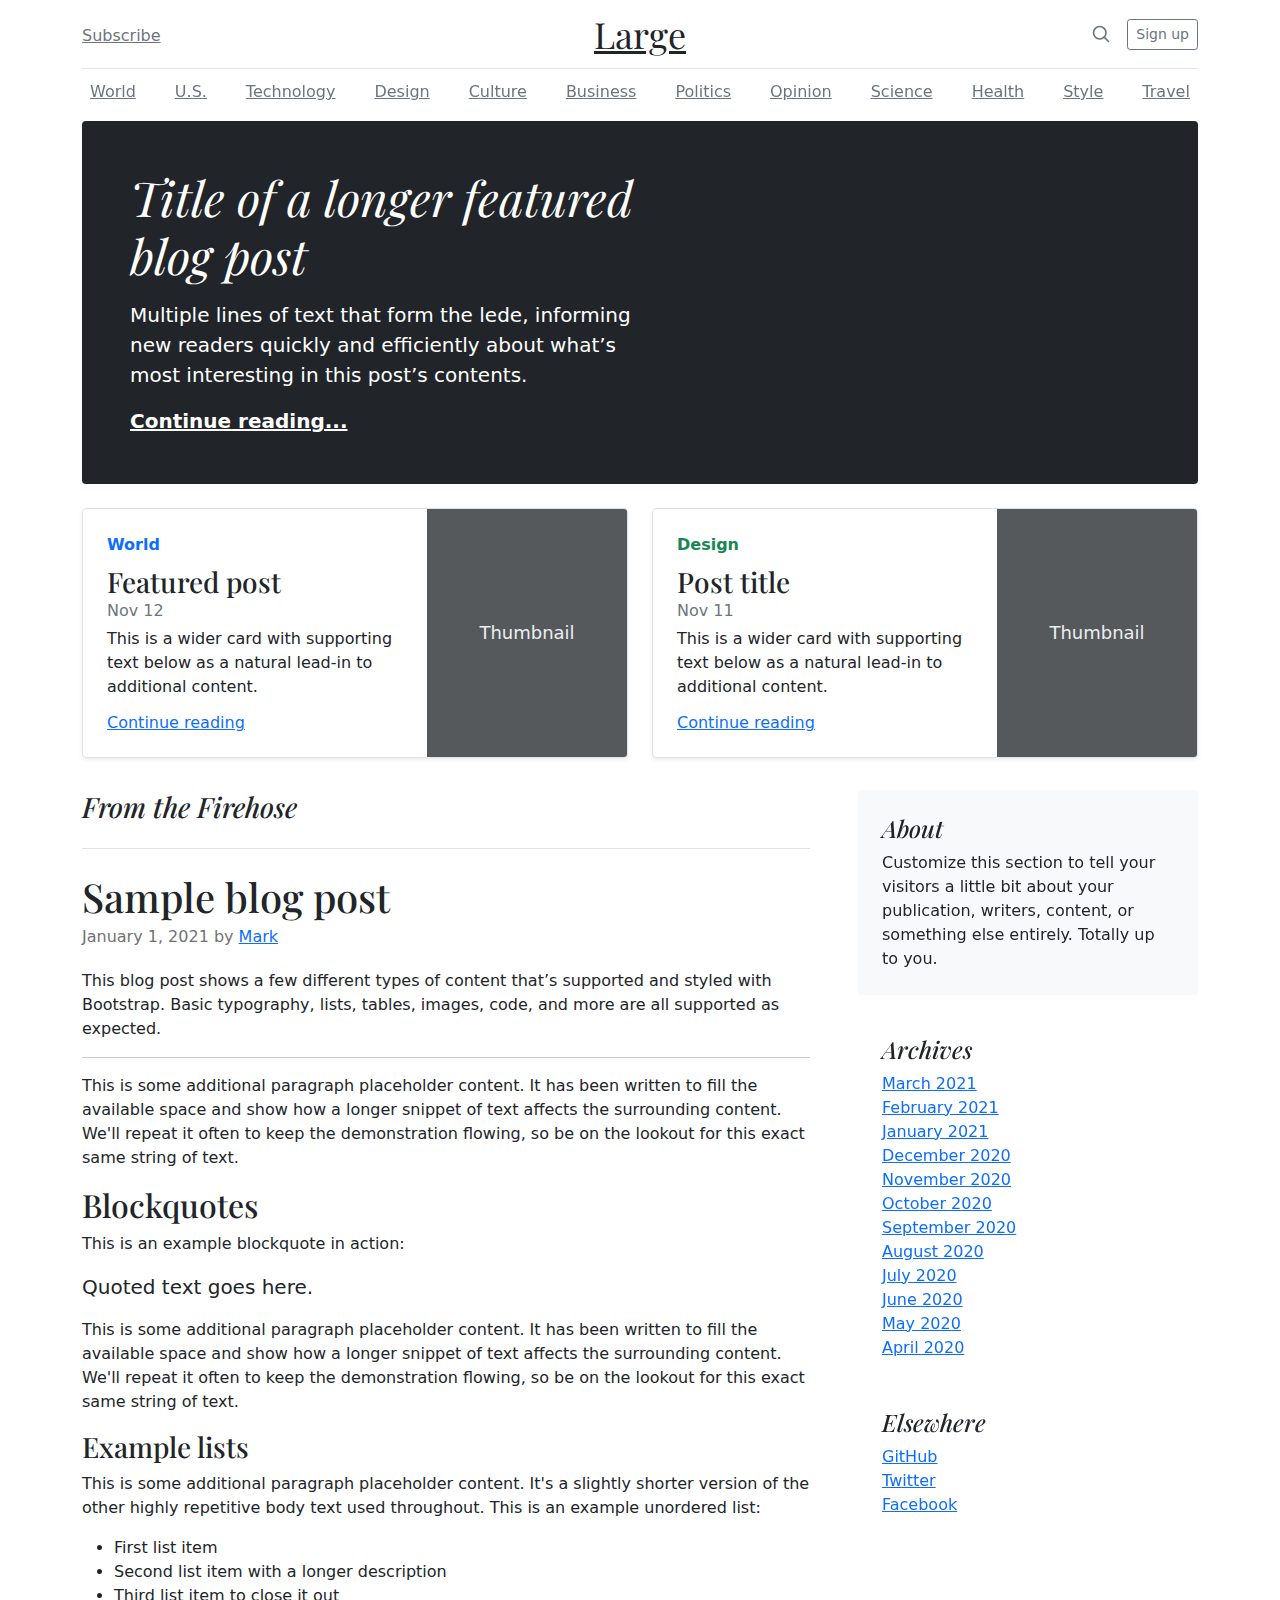
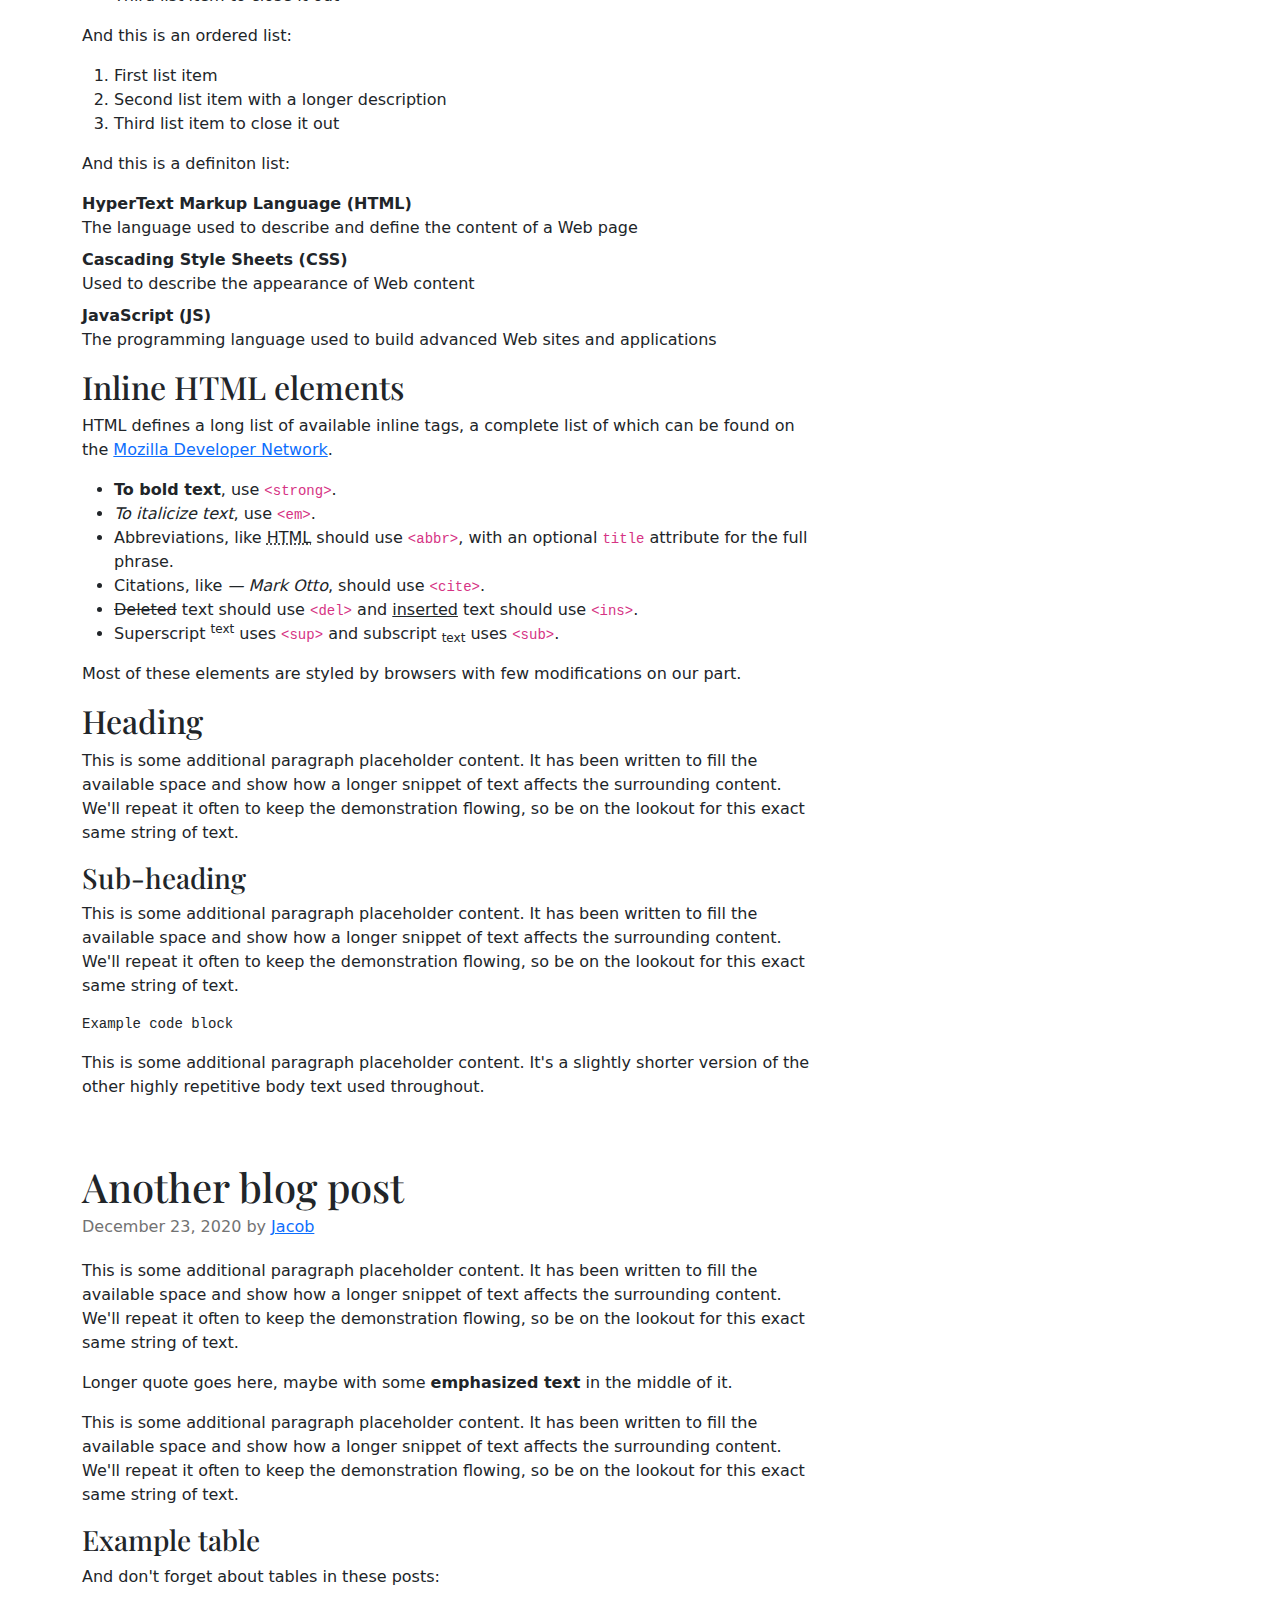
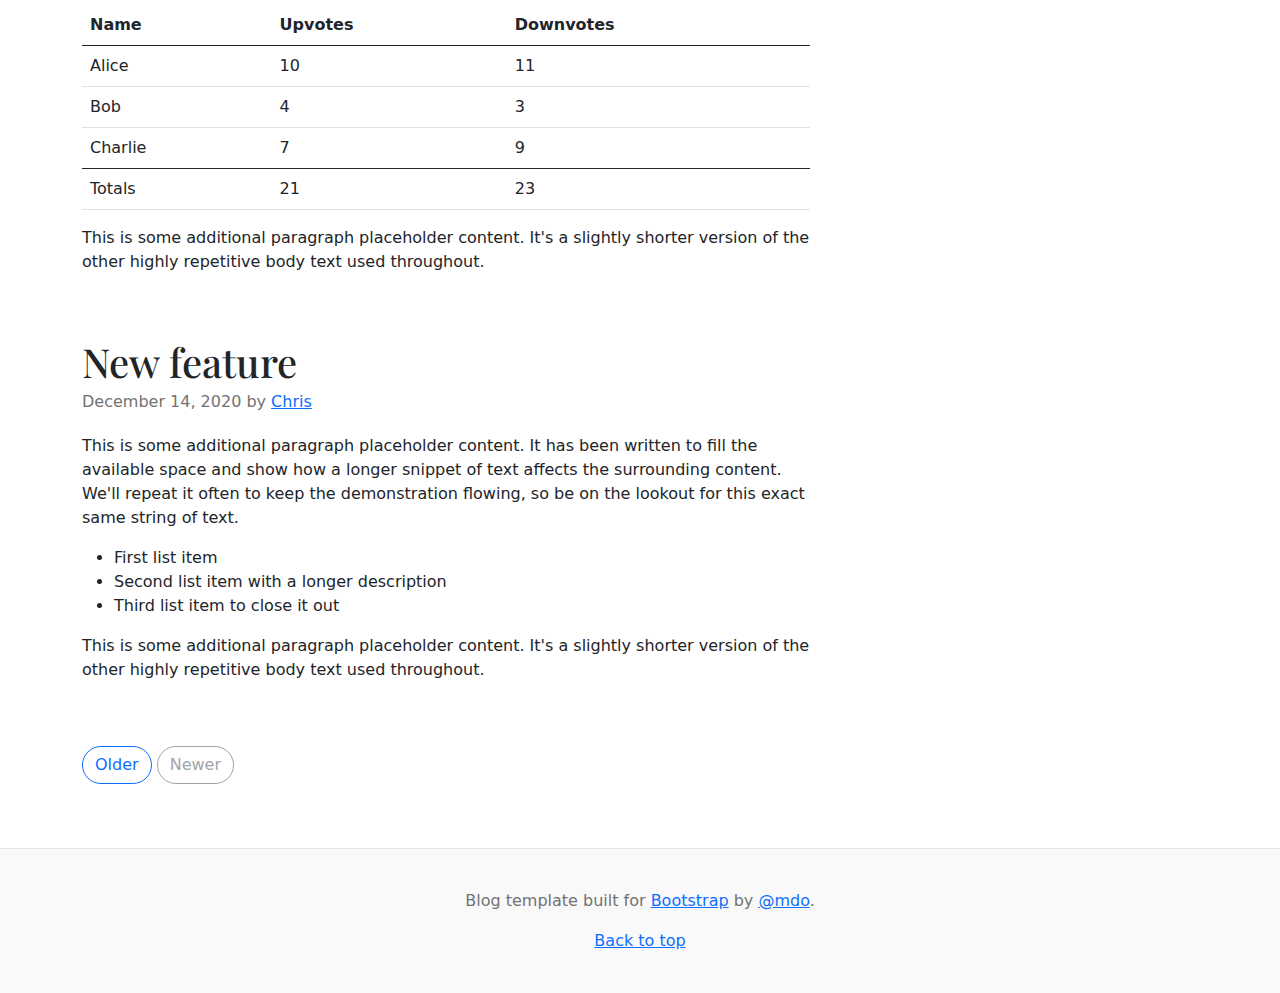
<file: BootstrapProject/bootstrap-5.0.2-examples/blog/index.html>
<!doctype html>
<html lang="en">
  <head>
    <meta charset="utf-8">
    <meta name="viewport" content="width=device-width, initial-scale=1">
    <meta name="description" content="">
    <meta name="author" content="Mark Otto, Jacob Thornton, and Bootstrap contributors">
    <meta name="generator" content="Hugo 0.84.0">
    <title>Blog Template · Bootstrap v5.0</title>

    <link rel="canonical" href="https://getbootstrap.com/docs/5.0/examples/blog/">

    

    <!-- Bootstrap core CSS -->
<link href="../assets/dist/css/bootstrap.min.css" rel="stylesheet">

    <style>
      .bd-placeholder-img {
        font-size: 1.125rem;
        text-anchor: middle;
        -webkit-user-select: none;
        -moz-user-select: none;
        user-select: none;
      }

      @media (min-width: 768px) {
        .bd-placeholder-img-lg {
          font-size: 3.5rem;
        }
      }
    </style>

    
    <!-- Custom styles for this template -->
    <link href="https://fonts.googleapis.com/css?family=Playfair&#43;Display:700,900&amp;display=swap" rel="stylesheet">
    <!-- Custom styles for this template -->
    <link href="blog.css" rel="stylesheet">
  </head>
  <body>
    
<div class="container">
  <header class="blog-header py-3">
    <div class="row flex-nowrap justify-content-between align-items-center">
      <div class="col-4 pt-1">
        <a class="link-secondary" href="#">Subscribe</a>
      </div>
      <div class="col-4 text-center">
        <a class="blog-header-logo text-dark" href="#">Large</a>
      </div>
      <div class="col-4 d-flex justify-content-end align-items-center">
        <a class="link-secondary" href="#" aria-label="Search">
          <svg xmlns="http://www.w3.org/2000/svg" width="20" height="20" fill="none" stroke="currentColor" stroke-linecap="round" stroke-linejoin="round" stroke-width="2" class="mx-3" role="img" viewBox="0 0 24 24"><title>Search</title><circle cx="10.5" cy="10.5" r="7.5"/><path d="M21 21l-5.2-5.2"/></svg>
        </a>
        <a class="btn btn-sm btn-outline-secondary" href="#">Sign up</a>
      </div>
    </div>
  </header>

  <div class="nav-scroller py-1 mb-2">
    <nav class="nav d-flex justify-content-between">
      <a class="p-2 link-secondary" href="#">World</a>
      <a class="p-2 link-secondary" href="#">U.S.</a>
      <a class="p-2 link-secondary" href="#">Technology</a>
      <a class="p-2 link-secondary" href="#">Design</a>
      <a class="p-2 link-secondary" href="#">Culture</a>
      <a class="p-2 link-secondary" href="#">Business</a>
      <a class="p-2 link-secondary" href="#">Politics</a>
      <a class="p-2 link-secondary" href="#">Opinion</a>
      <a class="p-2 link-secondary" href="#">Science</a>
      <a class="p-2 link-secondary" href="#">Health</a>
      <a class="p-2 link-secondary" href="#">Style</a>
      <a class="p-2 link-secondary" href="#">Travel</a>
    </nav>
  </div>
</div>

<main class="container">
  <div class="p-4 p-md-5 mb-4 text-white rounded bg-dark">
    <div class="col-md-6 px-0">
      <h1 class="display-4 fst-italic">Title of a longer featured blog post</h1>
      <p class="lead my-3">Multiple lines of text that form the lede, informing new readers quickly and efficiently about what’s most interesting in this post’s contents.</p>
      <p class="lead mb-0"><a href="#" class="text-white fw-bold">Continue reading...</a></p>
    </div>
  </div>

  <div class="row mb-2">
    <div class="col-md-6">
      <div class="row g-0 border rounded overflow-hidden flex-md-row mb-4 shadow-sm h-md-250 position-relative">
        <div class="col p-4 d-flex flex-column position-static">
          <strong class="d-inline-block mb-2 text-primary">World</strong>
          <h3 class="mb-0">Featured post</h3>
          <div class="mb-1 text-muted">Nov 12</div>
          <p class="card-text mb-auto">This is a wider card with supporting text below as a natural lead-in to additional content.</p>
          <a href="#" class="stretched-link">Continue reading</a>
        </div>
        <div class="col-auto d-none d-lg-block">
          <svg class="bd-placeholder-img" width="200" height="250" xmlns="http://www.w3.org/2000/svg" role="img" aria-label="Placeholder: Thumbnail" preserveAspectRatio="xMidYMid slice" focusable="false"><title>Placeholder</title><rect width="100%" height="100%" fill="#55595c"/><text x="50%" y="50%" fill="#eceeef" dy=".3em">Thumbnail</text></svg>

        </div>
      </div>
    </div>
    <div class="col-md-6">
      <div class="row g-0 border rounded overflow-hidden flex-md-row mb-4 shadow-sm h-md-250 position-relative">
        <div class="col p-4 d-flex flex-column position-static">
          <strong class="d-inline-block mb-2 text-success">Design</strong>
          <h3 class="mb-0">Post title</h3>
          <div class="mb-1 text-muted">Nov 11</div>
          <p class="mb-auto">This is a wider card with supporting text below as a natural lead-in to additional content.</p>
          <a href="#" class="stretched-link">Continue reading</a>
        </div>
        <div class="col-auto d-none d-lg-block">
          <svg class="bd-placeholder-img" width="200" height="250" xmlns="http://www.w3.org/2000/svg" role="img" aria-label="Placeholder: Thumbnail" preserveAspectRatio="xMidYMid slice" focusable="false"><title>Placeholder</title><rect width="100%" height="100%" fill="#55595c"/><text x="50%" y="50%" fill="#eceeef" dy=".3em">Thumbnail</text></svg>

        </div>
      </div>
    </div>
  </div>

  <div class="row g-5">
    <div class="col-md-8">
      <h3 class="pb-4 mb-4 fst-italic border-bottom">
        From the Firehose
      </h3>

      <article class="blog-post">
        <h2 class="blog-post-title">Sample blog post</h2>
        <p class="blog-post-meta">January 1, 2021 by <a href="#">Mark</a></p>

        <p>This blog post shows a few different types of content that’s supported and styled with Bootstrap. Basic typography, lists, tables, images, code, and more are all supported as expected.</p>
        <hr>
        <p>This is some additional paragraph placeholder content. It has been written to fill the available space and show how a longer snippet of text affects the surrounding content. We'll repeat it often to keep the demonstration flowing, so be on the lookout for this exact same string of text.</p>
        <h2>Blockquotes</h2>
        <p>This is an example blockquote in action:</p>
        <blockquote class="blockquote">
          <p>Quoted text goes here.</p>
        </blockquote>
        <p>This is some additional paragraph placeholder content. It has been written to fill the available space and show how a longer snippet of text affects the surrounding content. We'll repeat it often to keep the demonstration flowing, so be on the lookout for this exact same string of text.</p>
        <h3>Example lists</h3>
        <p>This is some additional paragraph placeholder content. It's a slightly shorter version of the other highly repetitive body text used throughout. This is an example unordered list:</p>
        <ul>
          <li>First list item</li>
          <li>Second list item with a longer description</li>
          <li>Third list item to close it out</li>
        </ul>
        <p>And this is an ordered list:</p>
        <ol>
          <li>First list item</li>
          <li>Second list item with a longer description</li>
          <li>Third list item to close it out</li>
        </ol>
        <p>And this is a definiton list:</p>
        <dl>
          <dt>HyperText Markup Language (HTML)</dt>
          <dd>The language used to describe and define the content of a Web page</dd>
          <dt>Cascading Style Sheets (CSS)</dt>
          <dd>Used to describe the appearance of Web content</dd>
          <dt>JavaScript (JS)</dt>
          <dd>The programming language used to build advanced Web sites and applications</dd>
        </dl>
        <h2>Inline HTML elements</h2>
        <p>HTML defines a long list of available inline tags, a complete list of which can be found on the <a href="https://developer.mozilla.org/en-US/docs/Web/HTML/Element">Mozilla Developer Network</a>.</p>
        <ul>
          <li><strong>To bold text</strong>, use <code class="language-plaintext highlighter-rouge">&lt;strong&gt;</code>.</li>
          <li><em>To italicize text</em>, use <code class="language-plaintext highlighter-rouge">&lt;em&gt;</code>.</li>
          <li>Abbreviations, like <abbr title="HyperText Markup Langage">HTML</abbr> should use <code class="language-plaintext highlighter-rouge">&lt;abbr&gt;</code>, with an optional <code class="language-plaintext highlighter-rouge">title</code> attribute for the full phrase.</li>
          <li>Citations, like <cite>— Mark Otto</cite>, should use <code class="language-plaintext highlighter-rouge">&lt;cite&gt;</code>.</li>
          <li><del>Deleted</del> text should use <code class="language-plaintext highlighter-rouge">&lt;del&gt;</code> and <ins>inserted</ins> text should use <code class="language-plaintext highlighter-rouge">&lt;ins&gt;</code>.</li>
          <li>Superscript <sup>text</sup> uses <code class="language-plaintext highlighter-rouge">&lt;sup&gt;</code> and subscript <sub>text</sub> uses <code class="language-plaintext highlighter-rouge">&lt;sub&gt;</code>.</li>
        </ul>
        <p>Most of these elements are styled by browsers with few modifications on our part.</p>
        <h2>Heading</h2>
        <p>This is some additional paragraph placeholder content. It has been written to fill the available space and show how a longer snippet of text affects the surrounding content. We'll repeat it often to keep the demonstration flowing, so be on the lookout for this exact same string of text.</p>
        <h3>Sub-heading</h3>
        <p>This is some additional paragraph placeholder content. It has been written to fill the available space and show how a longer snippet of text affects the surrounding content. We'll repeat it often to keep the demonstration flowing, so be on the lookout for this exact same string of text.</p>
        <pre><code>Example code block</code></pre>
        <p>This is some additional paragraph placeholder content. It's a slightly shorter version of the other highly repetitive body text used throughout.</p>
      </article>

      <article class="blog-post">
        <h2 class="blog-post-title">Another blog post</h2>
        <p class="blog-post-meta">December 23, 2020 by <a href="#">Jacob</a></p>

        <p>This is some additional paragraph placeholder content. It has been written to fill the available space and show how a longer snippet of text affects the surrounding content. We'll repeat it often to keep the demonstration flowing, so be on the lookout for this exact same string of text.</p>
        <blockquote>
          <p>Longer quote goes here, maybe with some <strong>emphasized text</strong> in the middle of it.</p>
        </blockquote>
        <p>This is some additional paragraph placeholder content. It has been written to fill the available space and show how a longer snippet of text affects the surrounding content. We'll repeat it often to keep the demonstration flowing, so be on the lookout for this exact same string of text.</p>
        <h3>Example table</h3>
        <p>And don't forget about tables in these posts:</p>
        <table class="table">
          <thead>
            <tr>
              <th>Name</th>
              <th>Upvotes</th>
              <th>Downvotes</th>
            </tr>
          </thead>
          <tbody>
            <tr>
              <td>Alice</td>
              <td>10</td>
              <td>11</td>
            </tr>
            <tr>
              <td>Bob</td>
              <td>4</td>
              <td>3</td>
            </tr>
            <tr>
              <td>Charlie</td>
              <td>7</td>
              <td>9</td>
            </tr>
          </tbody>
          <tfoot>
            <tr>
              <td>Totals</td>
              <td>21</td>
              <td>23</td>
            </tr>
          </tfoot>
        </table>

        <p>This is some additional paragraph placeholder content. It's a slightly shorter version of the other highly repetitive body text used throughout.</p>
      </article>

      <article class="blog-post">
        <h2 class="blog-post-title">New feature</h2>
        <p class="blog-post-meta">December 14, 2020 by <a href="#">Chris</a></p>

        <p>This is some additional paragraph placeholder content. It has been written to fill the available space and show how a longer snippet of text affects the surrounding content. We'll repeat it often to keep the demonstration flowing, so be on the lookout for this exact same string of text.</p>
        <ul>
          <li>First list item</li>
          <li>Second list item with a longer description</li>
          <li>Third list item to close it out</li>
        </ul>
        <p>This is some additional paragraph placeholder content. It's a slightly shorter version of the other highly repetitive body text used throughout.</p>
      </article>

      <nav class="blog-pagination" aria-label="Pagination">
        <a class="btn btn-outline-primary" href="#">Older</a>
        <a class="btn btn-outline-secondary disabled" href="#" tabindex="-1" aria-disabled="true">Newer</a>
      </nav>

    </div>

    <div class="col-md-4">
      <div class="position-sticky" style="top: 2rem;">
        <div class="p-4 mb-3 bg-light rounded">
          <h4 class="fst-italic">About</h4>
          <p class="mb-0">Customize this section to tell your visitors a little bit about your publication, writers, content, or something else entirely. Totally up to you.</p>
        </div>

        <div class="p-4">
          <h4 class="fst-italic">Archives</h4>
          <ol class="list-unstyled mb-0">
            <li><a href="#">March 2021</a></li>
            <li><a href="#">February 2021</a></li>
            <li><a href="#">January 2021</a></li>
            <li><a href="#">December 2020</a></li>
            <li><a href="#">November 2020</a></li>
            <li><a href="#">October 2020</a></li>
            <li><a href="#">September 2020</a></li>
            <li><a href="#">August 2020</a></li>
            <li><a href="#">July 2020</a></li>
            <li><a href="#">June 2020</a></li>
            <li><a href="#">May 2020</a></li>
            <li><a href="#">April 2020</a></li>
          </ol>
        </div>

        <div class="p-4">
          <h4 class="fst-italic">Elsewhere</h4>
          <ol class="list-unstyled">
            <li><a href="#">GitHub</a></li>
            <li><a href="#">Twitter</a></li>
            <li><a href="#">Facebook</a></li>
          </ol>
        </div>
      </div>
    </div>
  </div>

</main>

<footer class="blog-footer">
  <p>Blog template built for <a href="https://getbootstrap.com/">Bootstrap</a> by <a href="https://twitter.com/mdo">@mdo</a>.</p>
  <p>
    <a href="#">Back to top</a>
  </p>
</footer>


    
  </body>
</html>
</file>
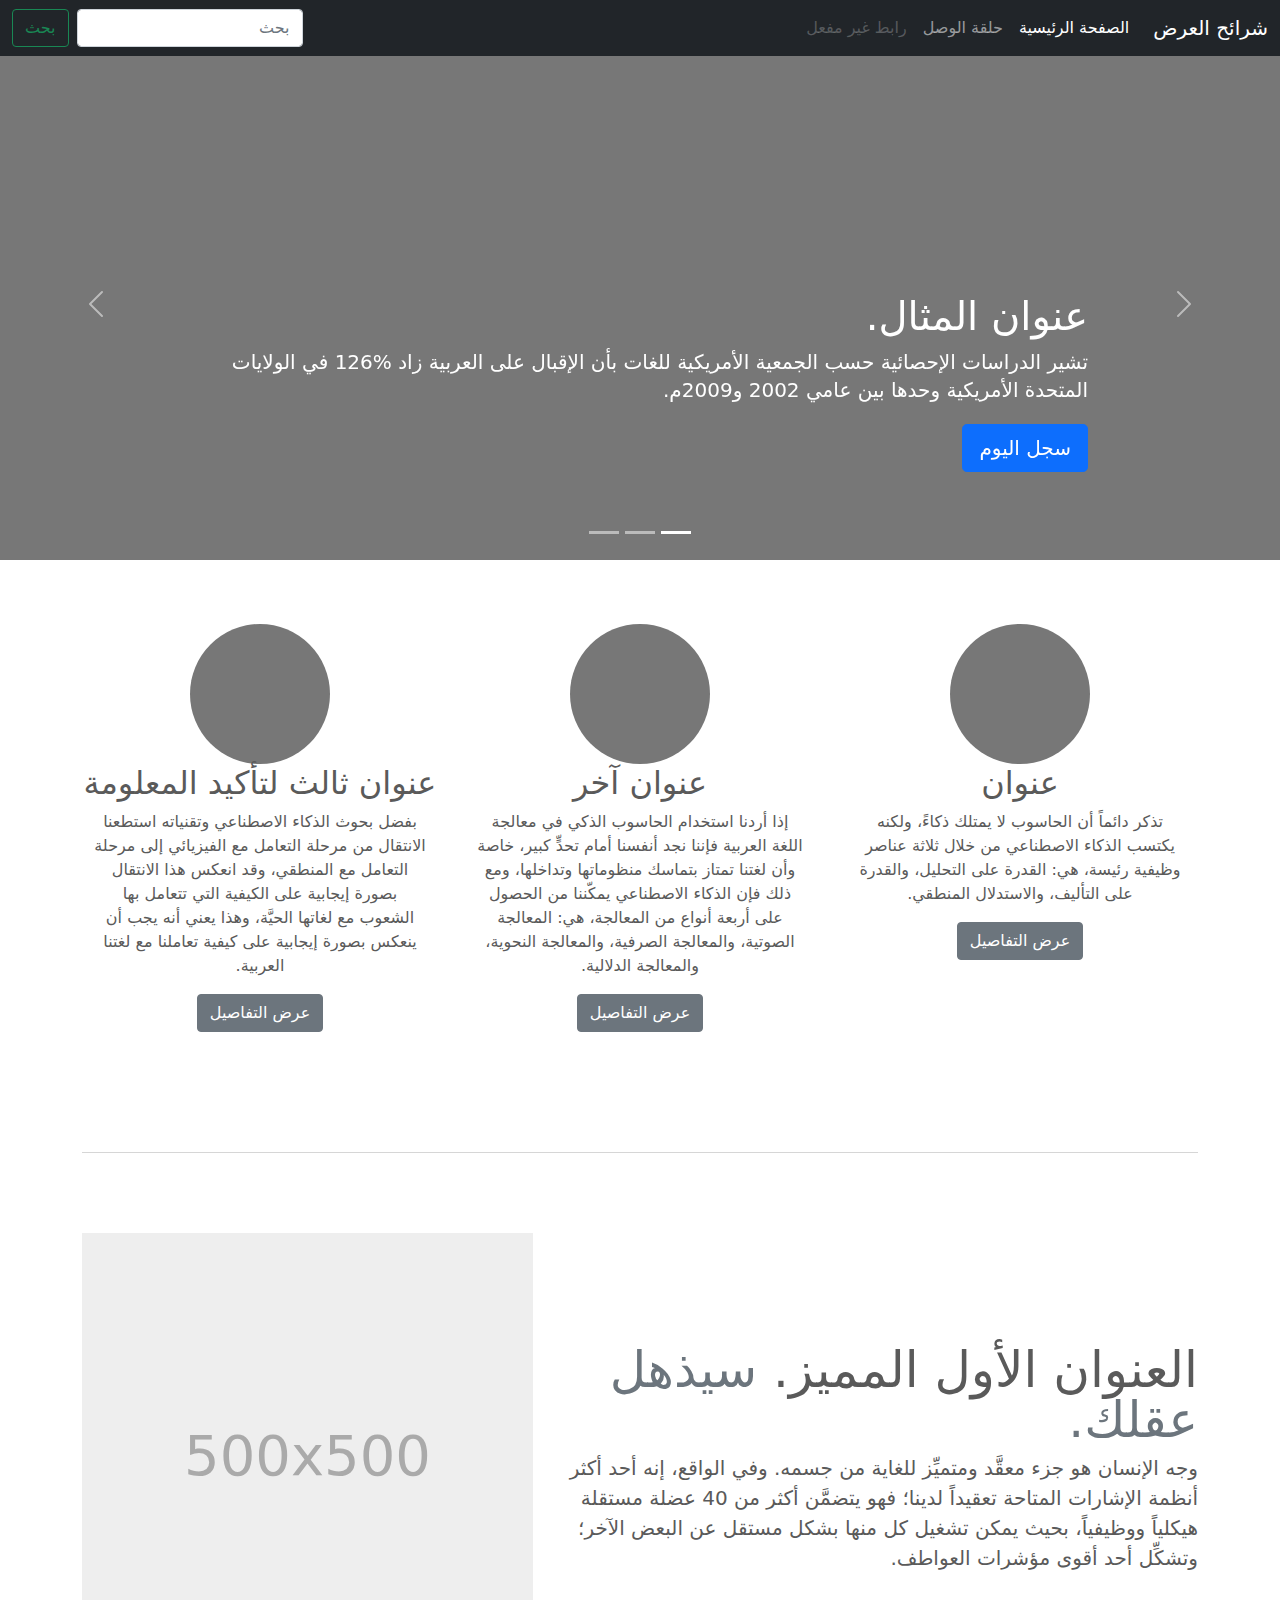
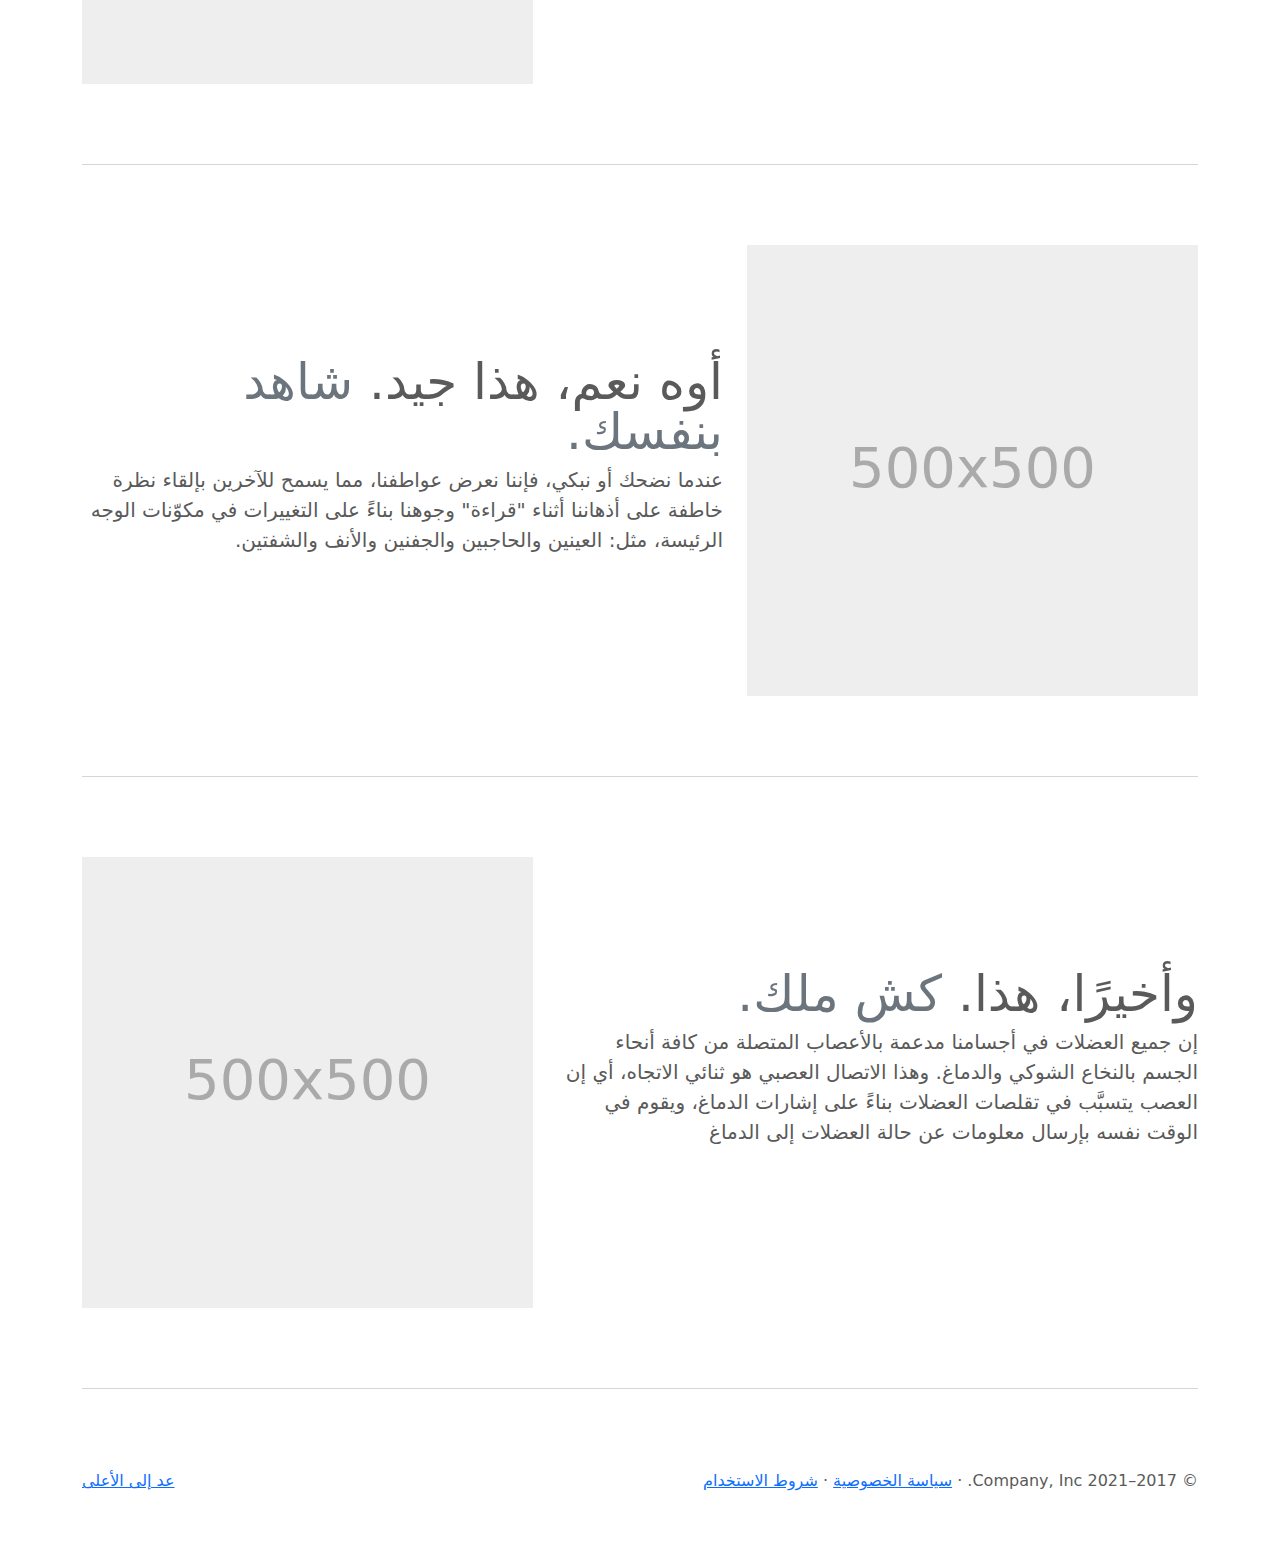
<file: BootstrapProject/bootstrap-5.0.2-examples/carousel-rtl/index.html>
<!doctype html>
<html lang="ar" dir="rtl">
  <head>
    <meta charset="utf-8">
    <meta name="viewport" content="width=device-width, initial-scale=1">
    <meta name="description" content="">
    <meta name="author" content="Mark Otto, Jacob Thornton, and Bootstrap contributors">
    <meta name="generator" content="Hugo 0.84.0">
    <title>قالب  شرائح العرض · Bootstrap v5.0</title>

    <link rel="canonical" href="https://getbootstrap.com/docs/5.0/examples/carousel-rtl/">

    

    <!-- Bootstrap core CSS -->
<link href="../assets/dist/css/bootstrap.rtl.min.css" rel="stylesheet">

    <style>
      .bd-placeholder-img {
        font-size: 1.125rem;
        text-anchor: middle;
        -webkit-user-select: none;
        -moz-user-select: none;
        user-select: none;
      }

      @media (min-width: 768px) {
        .bd-placeholder-img-lg {
          font-size: 3.5rem;
        }
      }
    </style>

    
    <!-- Custom styles for this template -->
    <link href="../carousel/carousel.rtl.css" rel="stylesheet">
  </head>
  <body>
    
<header>
  <nav class="navbar navbar-expand-md navbar-dark fixed-top bg-dark">
    <div class="container-fluid">
      <a class="navbar-brand" href="#">شرائح العرض</a>
      <button class="navbar-toggler" type="button" data-bs-toggle="collapse" data-bs-target="#navbarCollapse" aria-controls="navbarCollapse" aria-expanded="false" aria-label="تبديل التنقل">
        <span class="navbar-toggler-icon"></span>
      </button>
      <div class="collapse navbar-collapse" id="navbarCollapse">
        <ul class="navbar-nav me-auto mb-2 mb-md-0">
          <li class="nav-item">
            <a class="nav-link active" aria-current="page" href="#">الصفحة الرئيسية</a>
          </li>
          <li class="nav-item">
            <a class="nav-link" href="#">حلقة الوصل</a>
          </li>
          <li class="nav-item">
            <a class="nav-link disabled" href="#" tabindex="-1" aria-disabled="true">رابط غير مفعل</a>
          </li>
        </ul>
        <form class="d-flex">
          <input class="form-control me-2" type="search" placeholder="بحث" aria-label="بحث">
          <button class="btn btn-outline-success" type="submit">بحث</button>
        </form>
      </div>
    </div>
  </nav>
</header>

<main>

  <div id="myCarousel" class="carousel slide" data-bs-ride="carousel">
    <div class="carousel-indicators">
      <button type="button" data-bs-target="#myCarousel" data-bs-slide-to="0" class="active" aria-current="true" aria-label="Slide 1"></button>
      <button type="button" data-bs-target="#myCarousel" data-bs-slide-to="1" aria-label="Slide 2"></button>
      <button type="button" data-bs-target="#myCarousel" data-bs-slide-to="2" aria-label="Slide 3"></button>
    </div>
    <div class="carousel-inner">
      <div class="carousel-item active">
        <svg class="bd-placeholder-img" width="100%" height="100%" xmlns="http://www.w3.org/2000/svg" aria-hidden="true" preserveAspectRatio="xMidYMid slice" focusable="false"><rect width="100%" height="100%" fill="#777"/></svg>

        <div class="container">
          <div class="carousel-caption text-start">
            <h1>عنوان المثال.</h1>
            <p>تشير الدراسات الإحصائية حسب الجمعية الأمريكية للغات بأن الإقبال على العربية زاد %126 في الولايات المتحدة الأمريكية وحدها بين عامي 2002 و2009م.</p>
            <p><a class="btn btn-lg btn-primary" href="#">سجل اليوم</a></p>
          </div>
        </div>
      </div>
      <div class="carousel-item">
        <svg class="bd-placeholder-img" width="100%" height="100%" xmlns="http://www.w3.org/2000/svg" aria-hidden="true" preserveAspectRatio="xMidYMid slice" focusable="false"><rect width="100%" height="100%" fill="#777"/></svg>

        <div class="container">
          <div class="carousel-caption">
            <h1>عنوان مثال آخر.</h1>
            <p>حسب المجلس الثقافي البريطاني فإن تعليم الإنجليزية داخل بريطانيا يسهم في تعزيز اقتصادها بما يتجاوز ملياري جنيه سنوياً، كما أنه وفر أكثر من 26 ألف وظيفة.</p>
            <p><a class="btn btn-lg btn-primary" href="#">أعرف أكثر</a></p>
          </div>
        </div>
      </div>
      <div class="carousel-item">
        <svg class="bd-placeholder-img" width="100%" height="100%" xmlns="http://www.w3.org/2000/svg" aria-hidden="true" preserveAspectRatio="xMidYMid slice" focusable="false"><rect width="100%" height="100%" fill="#777"/></svg>

        <div class="container">
          <div class="carousel-caption text-end">
            <h1>واحد أكثر لقياس جيد.</h1>
            <p>الإحصاءات لحجم الاستثمار اللغوي خارج بريطانيا تتفاوت من سنة لأخرى إلا أن المدير التنفيذي للمجلس الثقافي البريطاني إدي بايرز يرى أن استثمار تعليم الإنجليزية في الخارج لا يحسب على المستوى المالي فحسب بل على المستوى السياسي أيضاً.</p>
            <p><a class="btn btn-lg btn-primary" href="#">تصفح المعرض</a></p>
          </div>
        </div>
      </div>
    </div>
    <button class="carousel-control-prev" type="button" data-bs-target="#myCarousel" data-bs-slide="prev">
      <span class="carousel-control-prev-icon" aria-hidden="true"></span>
      <span class="visually-hidden">السابق</span>
    </button>
    <button class="carousel-control-next" type="button" data-bs-target="#myCarousel" data-bs-slide="next">
      <span class="carousel-control-next-icon" aria-hidden="true"></span>
      <span class="visually-hidden">التالي</span>
    </button>
  </div>


  <!-- Marketing messaging and featurettes
  ================================================== -->
  <!-- Wrap the rest of the page in another container to center all the content. -->

  <div class="container marketing">

    <!-- Three columns of text below the carousel -->
    <div class="row">
      <div class="col-lg-4">
        <svg class="bd-placeholder-img rounded-circle" width="140" height="140" xmlns="http://www.w3.org/2000/svg" role="img" aria-label="Placeholder: 140x140" preserveAspectRatio="xMidYMid slice" focusable="false"><title>Placeholder</title><rect width="100%" height="100%" fill="#777"/><text x="50%" y="50%" fill="#777" dy=".3em">140x140</text></svg>

        <h2>عنوان</h2>
        <p>تذكر دائماً أن الحاسوب لا يمتلك ذكاءً، ولكنه يكتسب الذكاء الاصطناعي من خلال ثلاثة عناصر وظيفية رئيسة، هي: القدرة على التحليل، والقدرة على التأليف، والاستدلال المنطقي.</p>
        <p><a class="btn btn-secondary" href="#">عرض التفاصيل</a></p>
      </div><!-- /.col-lg-4 -->
      <div class="col-lg-4">
        <svg class="bd-placeholder-img rounded-circle" width="140" height="140" xmlns="http://www.w3.org/2000/svg" role="img" aria-label="Placeholder: 140x140" preserveAspectRatio="xMidYMid slice" focusable="false"><title>Placeholder</title><rect width="100%" height="100%" fill="#777"/><text x="50%" y="50%" fill="#777" dy=".3em">140x140</text></svg>

        <h2>عنوان آخر</h2>
        <p>إذا أردنا استخدام الحاسوب الذكي في معالجة اللغة العربية فإننا نجد أنفسنا أمام تحدٍّ كبير، خاصة وأن لغتنا تمتاز بتماسك منظوماتها وتداخلها، ومع ذلك فإن الذكاء الاصطناعي يمكّننا من الحصول على أربعة أنواع من المعالجة، هي: المعالجة الصوتية، والمعالجة الصرفية، والمعالجة النحوية، والمعالجة الدلالية.</p>
        <p><a class="btn btn-secondary" href="#">عرض التفاصيل</a></p>
      </div><!-- /.col-lg-4 -->
      <div class="col-lg-4">
        <svg class="bd-placeholder-img rounded-circle" width="140" height="140" xmlns="http://www.w3.org/2000/svg" role="img" aria-label="Placeholder: 140x140" preserveAspectRatio="xMidYMid slice" focusable="false"><title>Placeholder</title><rect width="100%" height="100%" fill="#777"/><text x="50%" y="50%" fill="#777" dy=".3em">140x140</text></svg>

        <h2>عنوان ثالث لتأكيد المعلومة</h2>
        <p>بفضل بحوث الذكاء الاصطناعي وتقنياته استطعنا الانتقال من مرحلة التعامل مع الفيزيائي إلى مرحلة التعامل مع المنطقي، وقد انعكس هذا الانتقال بصورة إيجابية على الكيفية التي تتعامل بها الشعوب مع لغاتها الحيَّة، وهذا يعني أنه يجب أن ينعكس بصورة إيجابية على كيفية تعاملنا مع لغتنا العربية.</p>
        <p><a class="btn btn-secondary" href="#">عرض التفاصيل</a></p>
      </div><!-- /.col-lg-4 -->
    </div><!-- /.row -->


    <!-- START THE FEATURETTES -->

    <hr class="featurette-divider">

    <div class="row featurette">
      <div class="col-md-7">
        <h2 class="featurette-heading">العنوان الأول المميز. <span class="text-muted"> سيذهل عقلك. </span></h2>
        <p class="lead">وجه الإنسان هو جزء معقَّد ومتميِّز للغاية من جسمه. وفي الواقع، إنه أحد أكثر أنظمة الإشارات المتاحة تعقيداً لدينا؛ فهو يتضمَّن أكثر من 40 عضلة مستقلة هيكلياً ووظيفياً، بحيث يمكن تشغيل كل منها بشكل مستقل عن البعض الآخر؛ وتشكِّل أحد أقوى مؤشرات العواطف.</p>
      </div>
      <div class="col-md-5">
        <svg class="bd-placeholder-img bd-placeholder-img-lg featurette-image img-fluid mx-auto" width="500" height="500" xmlns="http://www.w3.org/2000/svg" role="img" aria-label="Placeholder: 500x500" preserveAspectRatio="xMidYMid slice" focusable="false"><title>Placeholder</title><rect width="100%" height="100%" fill="#eee"/><text x="50%" y="50%" fill="#aaa" dy=".3em">500x500</text></svg>

      </div>
    </div>

    <hr class="featurette-divider">

    <div class="row featurette">
      <div class="col-md-7 order-md-2">
        <h2 class="featurette-heading">أوه نعم، هذا جيد. <span class="text-muted"> شاهد بنفسك. </span></h2>
        <p class="lead">عندما نضحك أو نبكي، فإننا نعرض عواطفنا، مما يسمح للآخرين بإلقاء نظرة خاطفة على أذهاننا أثناء "قراءة" وجوهنا بناءً على التغييرات في مكوّنات الوجه الرئيسة، مثل: العينين والحاجبين والجفنين والأنف والشفتين.</p>
      </div>
      <div class="col-md-5 order-md-1">
        <svg class="bd-placeholder-img bd-placeholder-img-lg featurette-image img-fluid mx-auto" width="500" height="500" xmlns="http://www.w3.org/2000/svg" role="img" aria-label="Placeholder: 500x500" preserveAspectRatio="xMidYMid slice" focusable="false"><title>Placeholder</title><rect width="100%" height="100%" fill="#eee"/><text x="50%" y="50%" fill="#aaa" dy=".3em">500x500</text></svg>

      </div>
    </div>

    <hr class="featurette-divider">

    <div class="row featurette">
      <div class="col-md-7">
        <h2 class="featurette-heading">وأخيرًا، هذا. <span class="text-muted"> كش ملك. </span></h2>
        <p class="lead">إن جميع العضلات في أجسامنا مدعمة بالأعصاب المتصلة من كافة أنحاء الجسم بالنخاع الشوكي والدماغ. وهذا الاتصال العصبي هو ثنائي الاتجاه، أي إن العصب يتسبَّب في تقلصات العضلات بناءً على إشارات الدماغ، ويقوم في الوقت نفسه بإرسال معلومات عن حالة العضلات إلى الدماغ</p>
      </div>
      <div class="col-md-5">
        <svg class="bd-placeholder-img bd-placeholder-img-lg featurette-image img-fluid mx-auto" width="500" height="500" xmlns="http://www.w3.org/2000/svg" role="img" aria-label="Placeholder: 500x500" preserveAspectRatio="xMidYMid slice" focusable="false"><title>Placeholder</title><rect width="100%" height="100%" fill="#eee"/><text x="50%" y="50%" fill="#aaa" dy=".3em">500x500</text></svg>

      </div>
    </div>

    <hr class="featurette-divider">

    <!-- /END THE FEATURETTES -->

  </div><!-- /.container -->


  <!-- FOOTER -->
  <footer class="container">
    <p class="float-end"><a href="#">عد إلى الأعلى</a></p>
    <p>&copy; 2017–2021 Company, Inc. &middot; <a href="#">سياسة الخصوصية</a> &middot; <a href="#">شروط الاستخدام</a></p>
  </footer>
</main>


    <script src="../assets/dist/js/bootstrap.bundle.min.js"></script>

      
  </body>
</html>
</file>
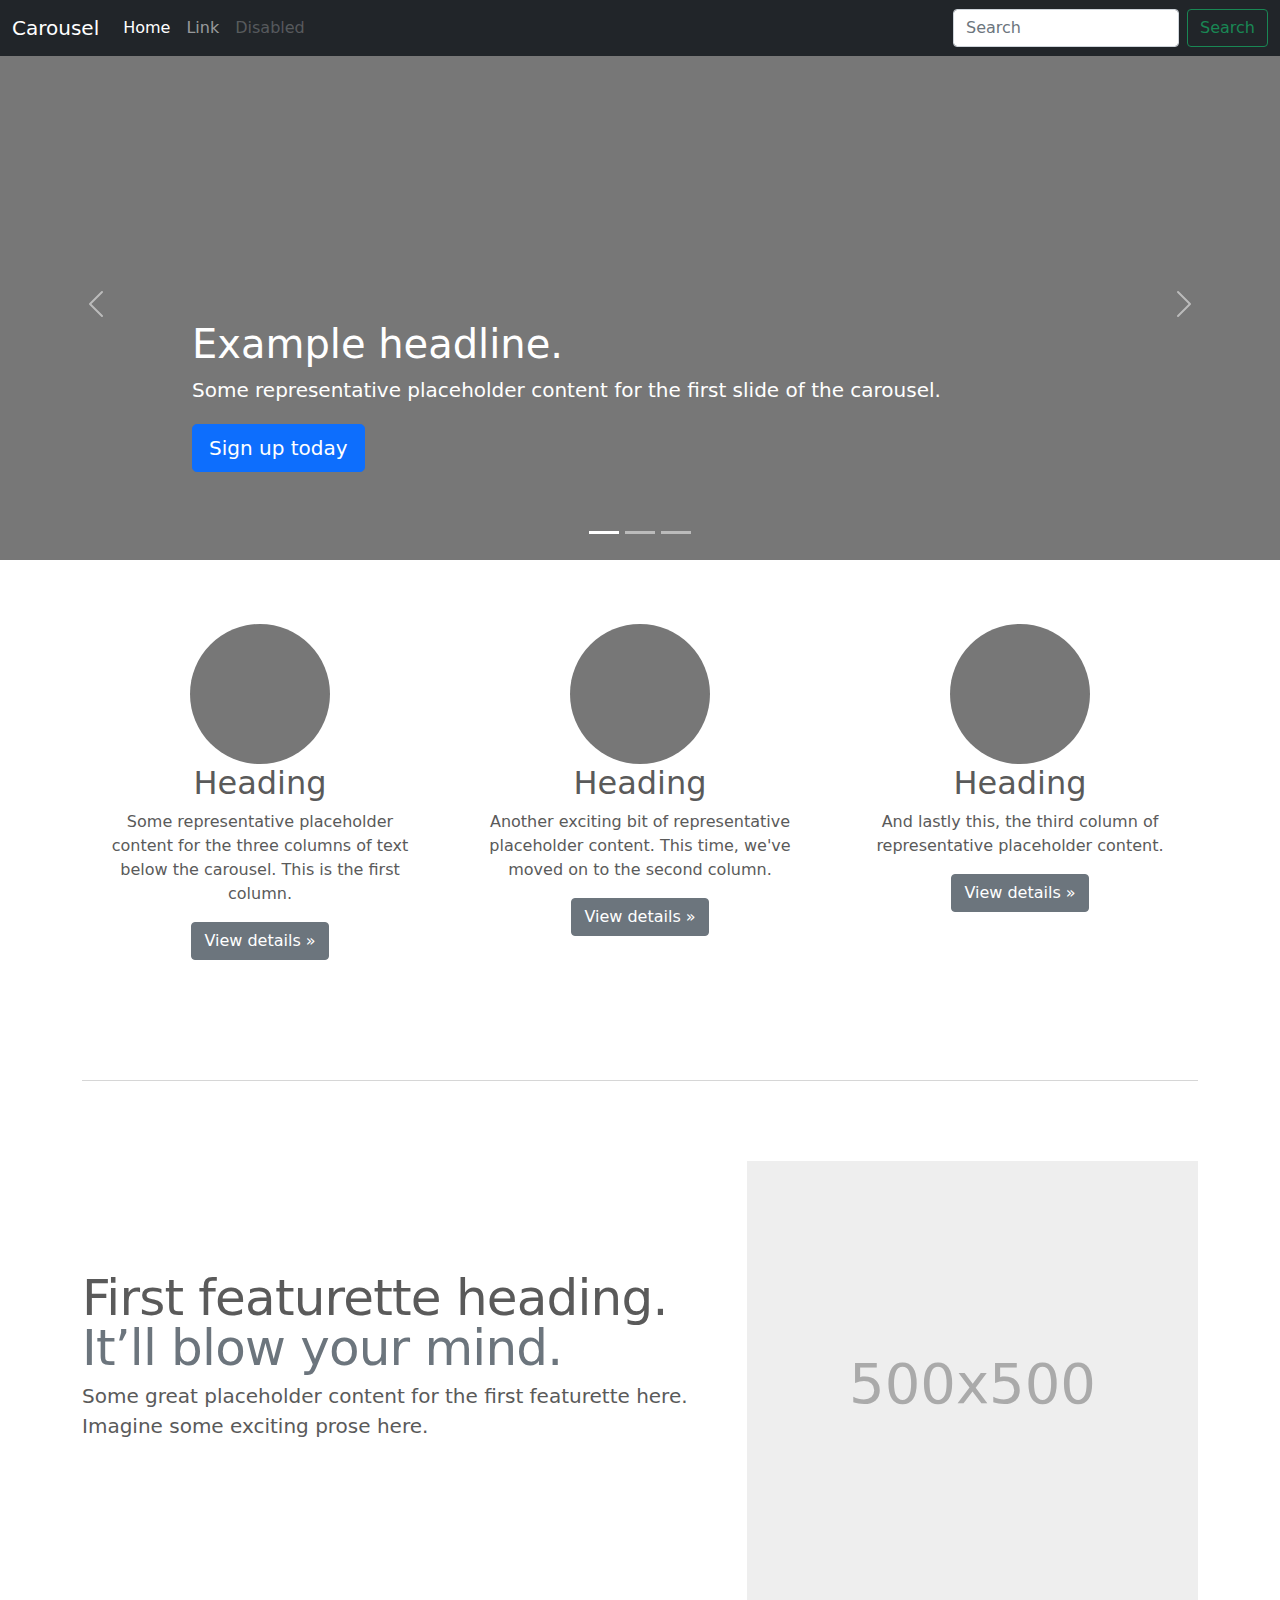
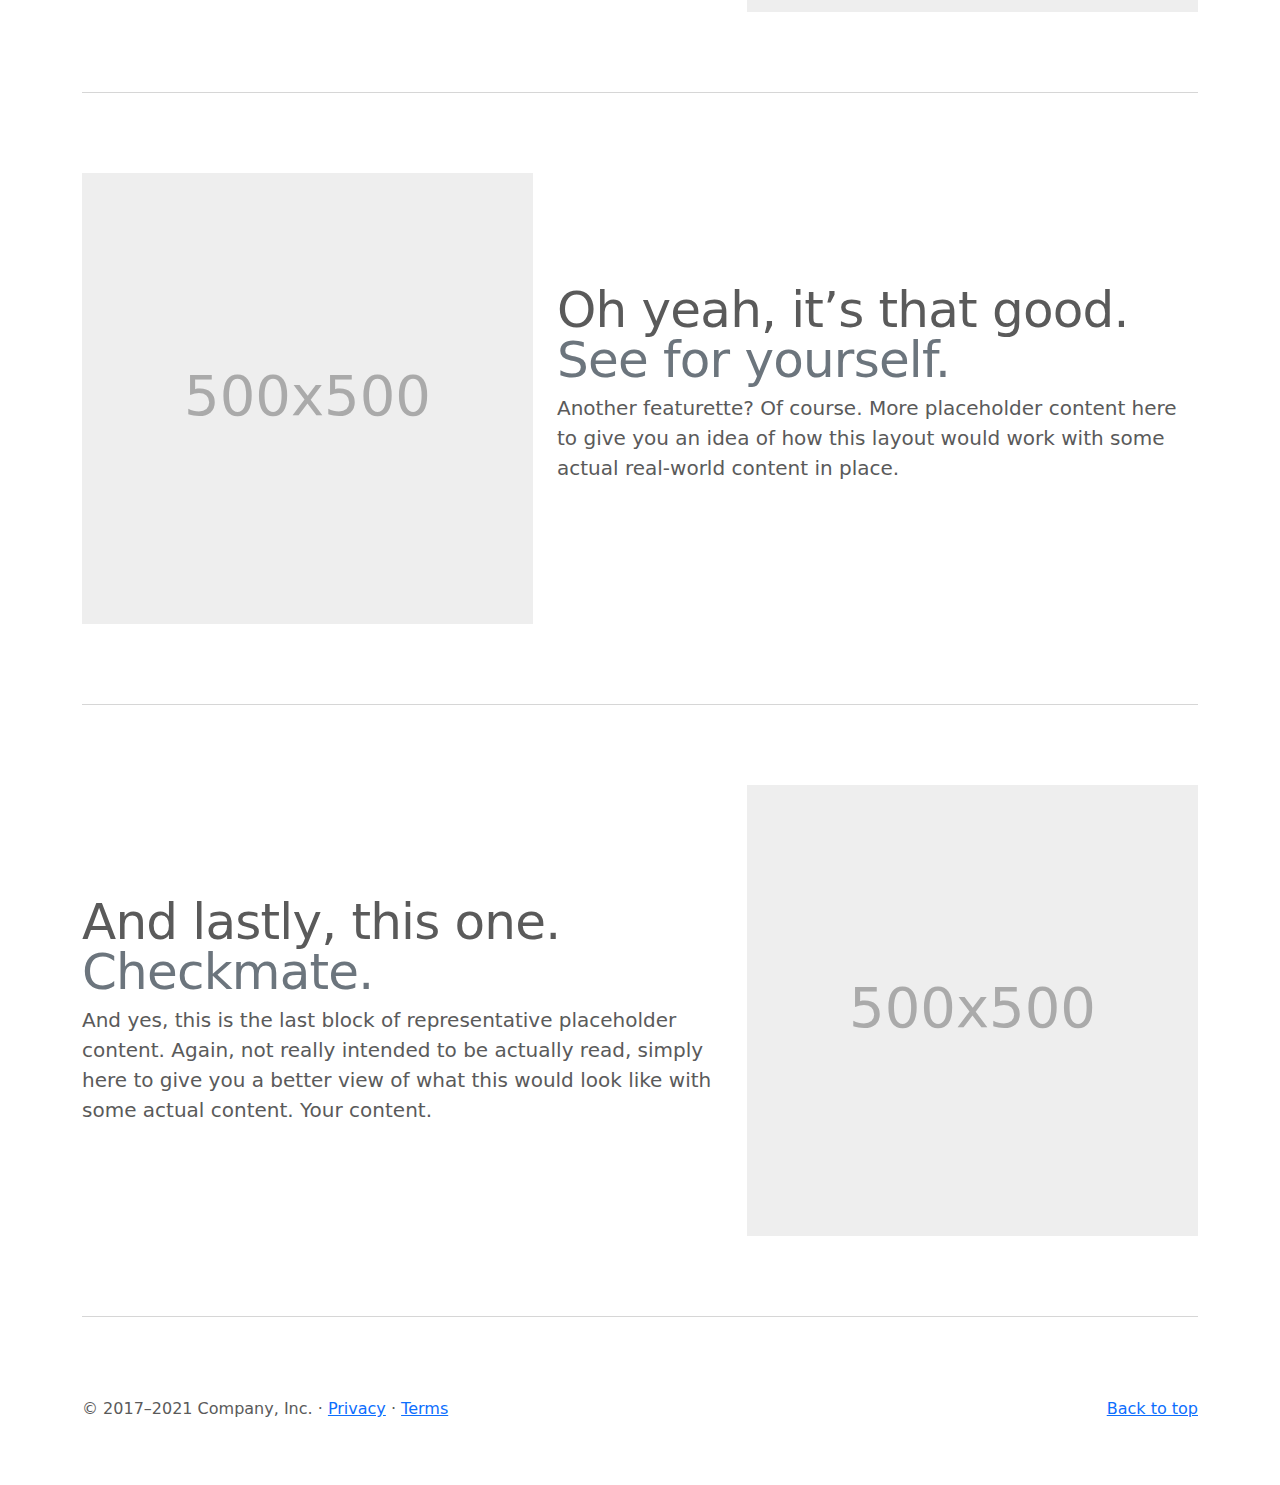
<file: BootstrapProject/bootstrap-5.0.2-examples/carousel/index.html>
<!doctype html>
<html lang="en">
  <head>
    <meta charset="utf-8">
    <meta name="viewport" content="width=device-width, initial-scale=1">
    <meta name="description" content="">
    <meta name="author" content="Mark Otto, Jacob Thornton, and Bootstrap contributors">
    <meta name="generator" content="Hugo 0.84.0">
    <title>Carousel Template · Bootstrap v5.0</title>

    <link rel="canonical" href="https://getbootstrap.com/docs/5.0/examples/carousel/">

    

    <!-- Bootstrap core CSS -->
<link href="../assets/dist/css/bootstrap.min.css" rel="stylesheet">

    <style>
      .bd-placeholder-img {
        font-size: 1.125rem;
        text-anchor: middle;
        -webkit-user-select: none;
        -moz-user-select: none;
        user-select: none;
      }

      @media (min-width: 768px) {
        .bd-placeholder-img-lg {
          font-size: 3.5rem;
        }
      }
    </style>

    
    <!-- Custom styles for this template -->
    <link href="carousel.css" rel="stylesheet">
  </head>
  <body>
    
<header>
  <nav class="navbar navbar-expand-md navbar-dark fixed-top bg-dark">
    <div class="container-fluid">
      <a class="navbar-brand" href="#">Carousel</a>
      <button class="navbar-toggler" type="button" data-bs-toggle="collapse" data-bs-target="#navbarCollapse" aria-controls="navbarCollapse" aria-expanded="false" aria-label="Toggle navigation">
        <span class="navbar-toggler-icon"></span>
      </button>
      <div class="collapse navbar-collapse" id="navbarCollapse">
        <ul class="navbar-nav me-auto mb-2 mb-md-0">
          <li class="nav-item">
            <a class="nav-link active" aria-current="page" href="#">Home</a>
          </li>
          <li class="nav-item">
            <a class="nav-link" href="#">Link</a>
          </li>
          <li class="nav-item">
            <a class="nav-link disabled" href="#" tabindex="-1" aria-disabled="true">Disabled</a>
          </li>
        </ul>
        <form class="d-flex">
          <input class="form-control me-2" type="search" placeholder="Search" aria-label="Search">
          <button class="btn btn-outline-success" type="submit">Search</button>
        </form>
      </div>
    </div>
  </nav>
</header>

<main>

  <div id="myCarousel" class="carousel slide" data-bs-ride="carousel">
    <div class="carousel-indicators">
      <button type="button" data-bs-target="#myCarousel" data-bs-slide-to="0" class="active" aria-current="true" aria-label="Slide 1"></button>
      <button type="button" data-bs-target="#myCarousel" data-bs-slide-to="1" aria-label="Slide 2"></button>
      <button type="button" data-bs-target="#myCarousel" data-bs-slide-to="2" aria-label="Slide 3"></button>
    </div>
    <div class="carousel-inner">
      <div class="carousel-item active">
        <svg class="bd-placeholder-img" width="100%" height="100%" xmlns="http://www.w3.org/2000/svg" aria-hidden="true" preserveAspectRatio="xMidYMid slice" focusable="false"><rect width="100%" height="100%" fill="#777"/></svg>

        <div class="container">
          <div class="carousel-caption text-start">
            <h1>Example headline.</h1>
            <p>Some representative placeholder content for the first slide of the carousel.</p>
            <p><a class="btn btn-lg btn-primary" href="#">Sign up today</a></p>
          </div>
        </div>
      </div>
      <div class="carousel-item">
        <svg class="bd-placeholder-img" width="100%" height="100%" xmlns="http://www.w3.org/2000/svg" aria-hidden="true" preserveAspectRatio="xMidYMid slice" focusable="false"><rect width="100%" height="100%" fill="#777"/></svg>

        <div class="container">
          <div class="carousel-caption">
            <h1>Another example headline.</h1>
            <p>Some representative placeholder content for the second slide of the carousel.</p>
            <p><a class="btn btn-lg btn-primary" href="#">Learn more</a></p>
          </div>
        </div>
      </div>
      <div class="carousel-item">
        <svg class="bd-placeholder-img" width="100%" height="100%" xmlns="http://www.w3.org/2000/svg" aria-hidden="true" preserveAspectRatio="xMidYMid slice" focusable="false"><rect width="100%" height="100%" fill="#777"/></svg>

        <div class="container">
          <div class="carousel-caption text-end">
            <h1>One more for good measure.</h1>
            <p>Some representative placeholder content for the third slide of this carousel.</p>
            <p><a class="btn btn-lg btn-primary" href="#">Browse gallery</a></p>
          </div>
        </div>
      </div>
    </div>
    <button class="carousel-control-prev" type="button" data-bs-target="#myCarousel" data-bs-slide="prev">
      <span class="carousel-control-prev-icon" aria-hidden="true"></span>
      <span class="visually-hidden">Previous</span>
    </button>
    <button class="carousel-control-next" type="button" data-bs-target="#myCarousel" data-bs-slide="next">
      <span class="carousel-control-next-icon" aria-hidden="true"></span>
      <span class="visually-hidden">Next</span>
    </button>
  </div>


  <!-- Marketing messaging and featurettes
  ================================================== -->
  <!-- Wrap the rest of the page in another container to center all the content. -->

  <div class="container marketing">

    <!-- Three columns of text below the carousel -->
    <div class="row">
      <div class="col-lg-4">
        <svg class="bd-placeholder-img rounded-circle" width="140" height="140" xmlns="http://www.w3.org/2000/svg" role="img" aria-label="Placeholder: 140x140" preserveAspectRatio="xMidYMid slice" focusable="false"><title>Placeholder</title><rect width="100%" height="100%" fill="#777"/><text x="50%" y="50%" fill="#777" dy=".3em">140x140</text></svg>

        <h2>Heading</h2>
        <p>Some representative placeholder content for the three columns of text below the carousel. This is the first column.</p>
        <p><a class="btn btn-secondary" href="#">View details &raquo;</a></p>
      </div><!-- /.col-lg-4 -->
      <div class="col-lg-4">
        <svg class="bd-placeholder-img rounded-circle" width="140" height="140" xmlns="http://www.w3.org/2000/svg" role="img" aria-label="Placeholder: 140x140" preserveAspectRatio="xMidYMid slice" focusable="false"><title>Placeholder</title><rect width="100%" height="100%" fill="#777"/><text x="50%" y="50%" fill="#777" dy=".3em">140x140</text></svg>

        <h2>Heading</h2>
        <p>Another exciting bit of representative placeholder content. This time, we've moved on to the second column.</p>
        <p><a class="btn btn-secondary" href="#">View details &raquo;</a></p>
      </div><!-- /.col-lg-4 -->
      <div class="col-lg-4">
        <svg class="bd-placeholder-img rounded-circle" width="140" height="140" xmlns="http://www.w3.org/2000/svg" role="img" aria-label="Placeholder: 140x140" preserveAspectRatio="xMidYMid slice" focusable="false"><title>Placeholder</title><rect width="100%" height="100%" fill="#777"/><text x="50%" y="50%" fill="#777" dy=".3em">140x140</text></svg>

        <h2>Heading</h2>
        <p>And lastly this, the third column of representative placeholder content.</p>
        <p><a class="btn btn-secondary" href="#">View details &raquo;</a></p>
      </div><!-- /.col-lg-4 -->
    </div><!-- /.row -->


    <!-- START THE FEATURETTES -->

    <hr class="featurette-divider">

    <div class="row featurette">
      <div class="col-md-7">
        <h2 class="featurette-heading">First featurette heading. <span class="text-muted">It’ll blow your mind.</span></h2>
        <p class="lead">Some great placeholder content for the first featurette here. Imagine some exciting prose here.</p>
      </div>
      <div class="col-md-5">
        <svg class="bd-placeholder-img bd-placeholder-img-lg featurette-image img-fluid mx-auto" width="500" height="500" xmlns="http://www.w3.org/2000/svg" role="img" aria-label="Placeholder: 500x500" preserveAspectRatio="xMidYMid slice" focusable="false"><title>Placeholder</title><rect width="100%" height="100%" fill="#eee"/><text x="50%" y="50%" fill="#aaa" dy=".3em">500x500</text></svg>

      </div>
    </div>

    <hr class="featurette-divider">

    <div class="row featurette">
      <div class="col-md-7 order-md-2">
        <h2 class="featurette-heading">Oh yeah, it’s that good. <span class="text-muted">See for yourself.</span></h2>
        <p class="lead">Another featurette? Of course. More placeholder content here to give you an idea of how this layout would work with some actual real-world content in place.</p>
      </div>
      <div class="col-md-5 order-md-1">
        <svg class="bd-placeholder-img bd-placeholder-img-lg featurette-image img-fluid mx-auto" width="500" height="500" xmlns="http://www.w3.org/2000/svg" role="img" aria-label="Placeholder: 500x500" preserveAspectRatio="xMidYMid slice" focusable="false"><title>Placeholder</title><rect width="100%" height="100%" fill="#eee"/><text x="50%" y="50%" fill="#aaa" dy=".3em">500x500</text></svg>

      </div>
    </div>

    <hr class="featurette-divider">

    <div class="row featurette">
      <div class="col-md-7">
        <h2 class="featurette-heading">And lastly, this one. <span class="text-muted">Checkmate.</span></h2>
        <p class="lead">And yes, this is the last block of representative placeholder content. Again, not really intended to be actually read, simply here to give you a better view of what this would look like with some actual content. Your content.</p>
      </div>
      <div class="col-md-5">
        <svg class="bd-placeholder-img bd-placeholder-img-lg featurette-image img-fluid mx-auto" width="500" height="500" xmlns="http://www.w3.org/2000/svg" role="img" aria-label="Placeholder: 500x500" preserveAspectRatio="xMidYMid slice" focusable="false"><title>Placeholder</title><rect width="100%" height="100%" fill="#eee"/><text x="50%" y="50%" fill="#aaa" dy=".3em">500x500</text></svg>

      </div>
    </div>

    <hr class="featurette-divider">

    <!-- /END THE FEATURETTES -->

  </div><!-- /.container -->


  <!-- FOOTER -->
  <footer class="container">
    <p class="float-end"><a href="#">Back to top</a></p>
    <p>&copy; 2017–2021 Company, Inc. &middot; <a href="#">Privacy</a> &middot; <a href="#">Terms</a></p>
  </footer>
</main>


    <script src="../assets/dist/js/bootstrap.bundle.min.js"></script>

      
  </body>
</html>
</file>
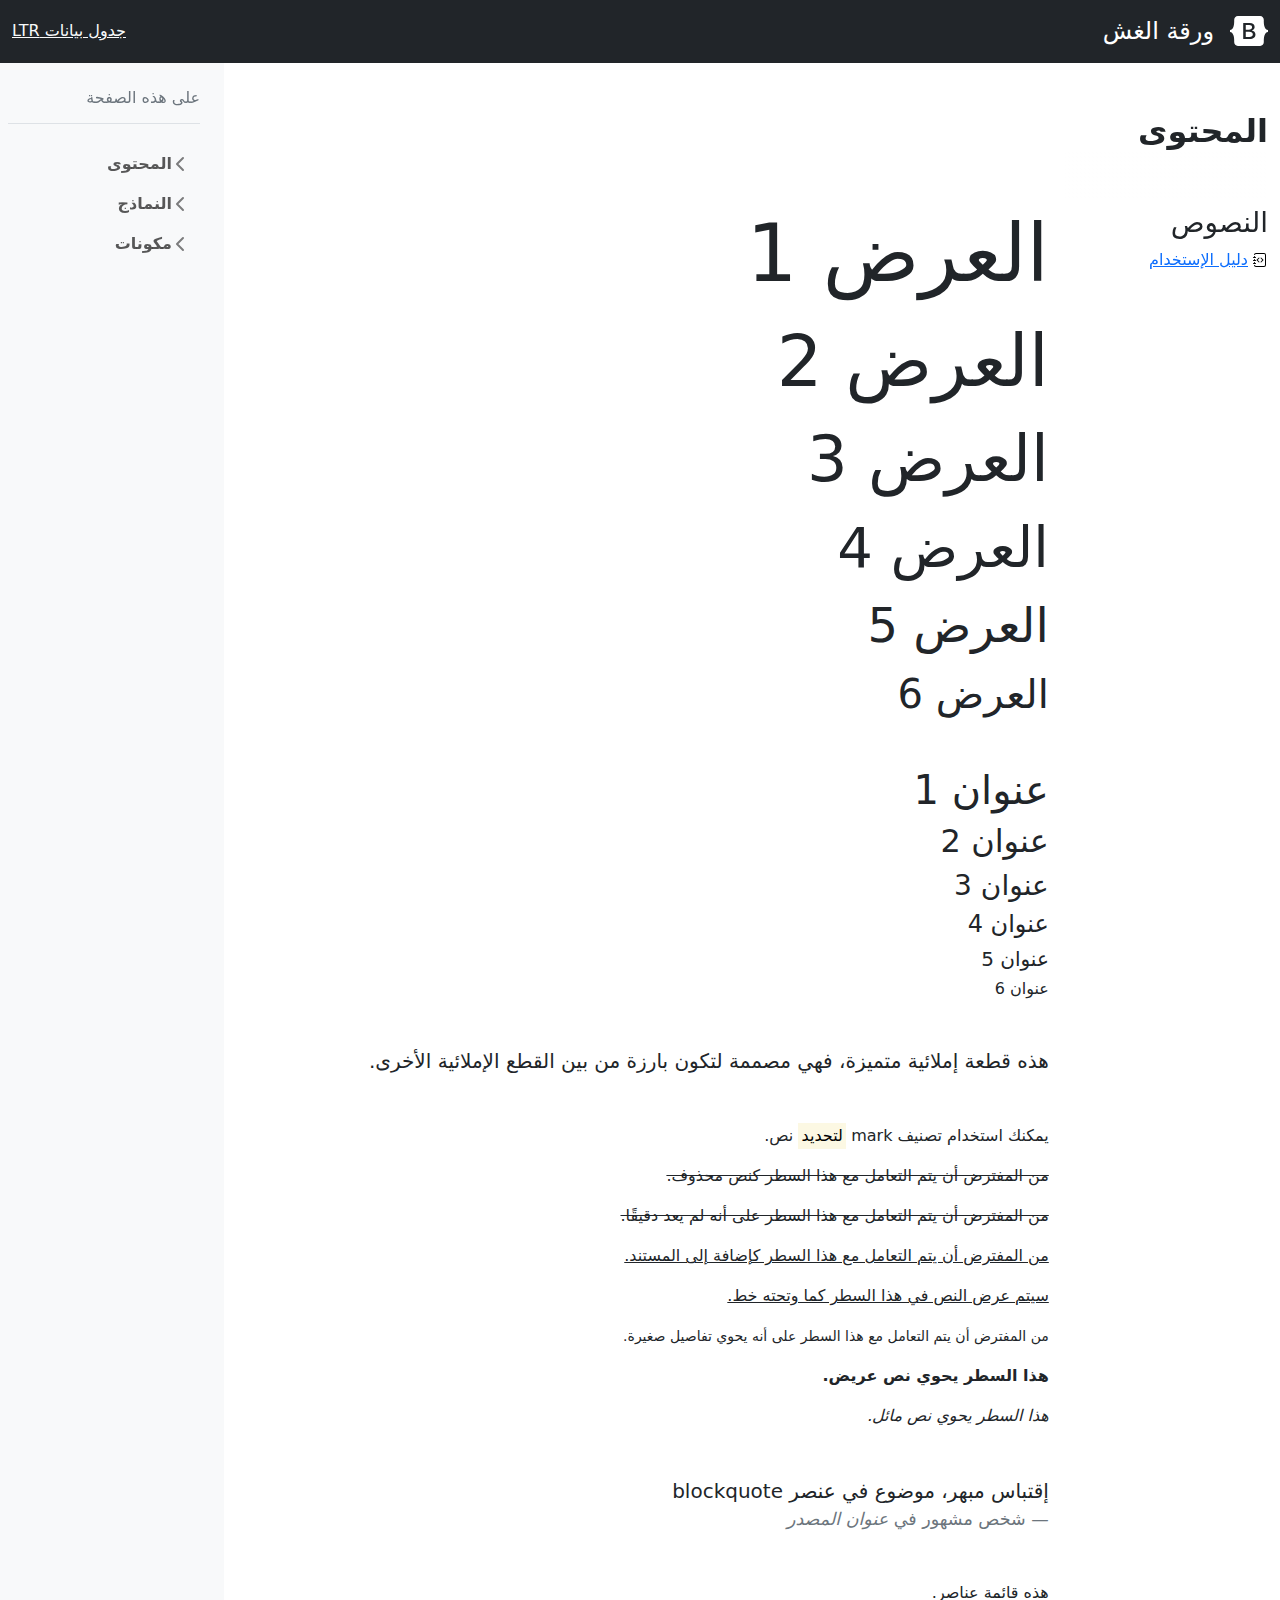
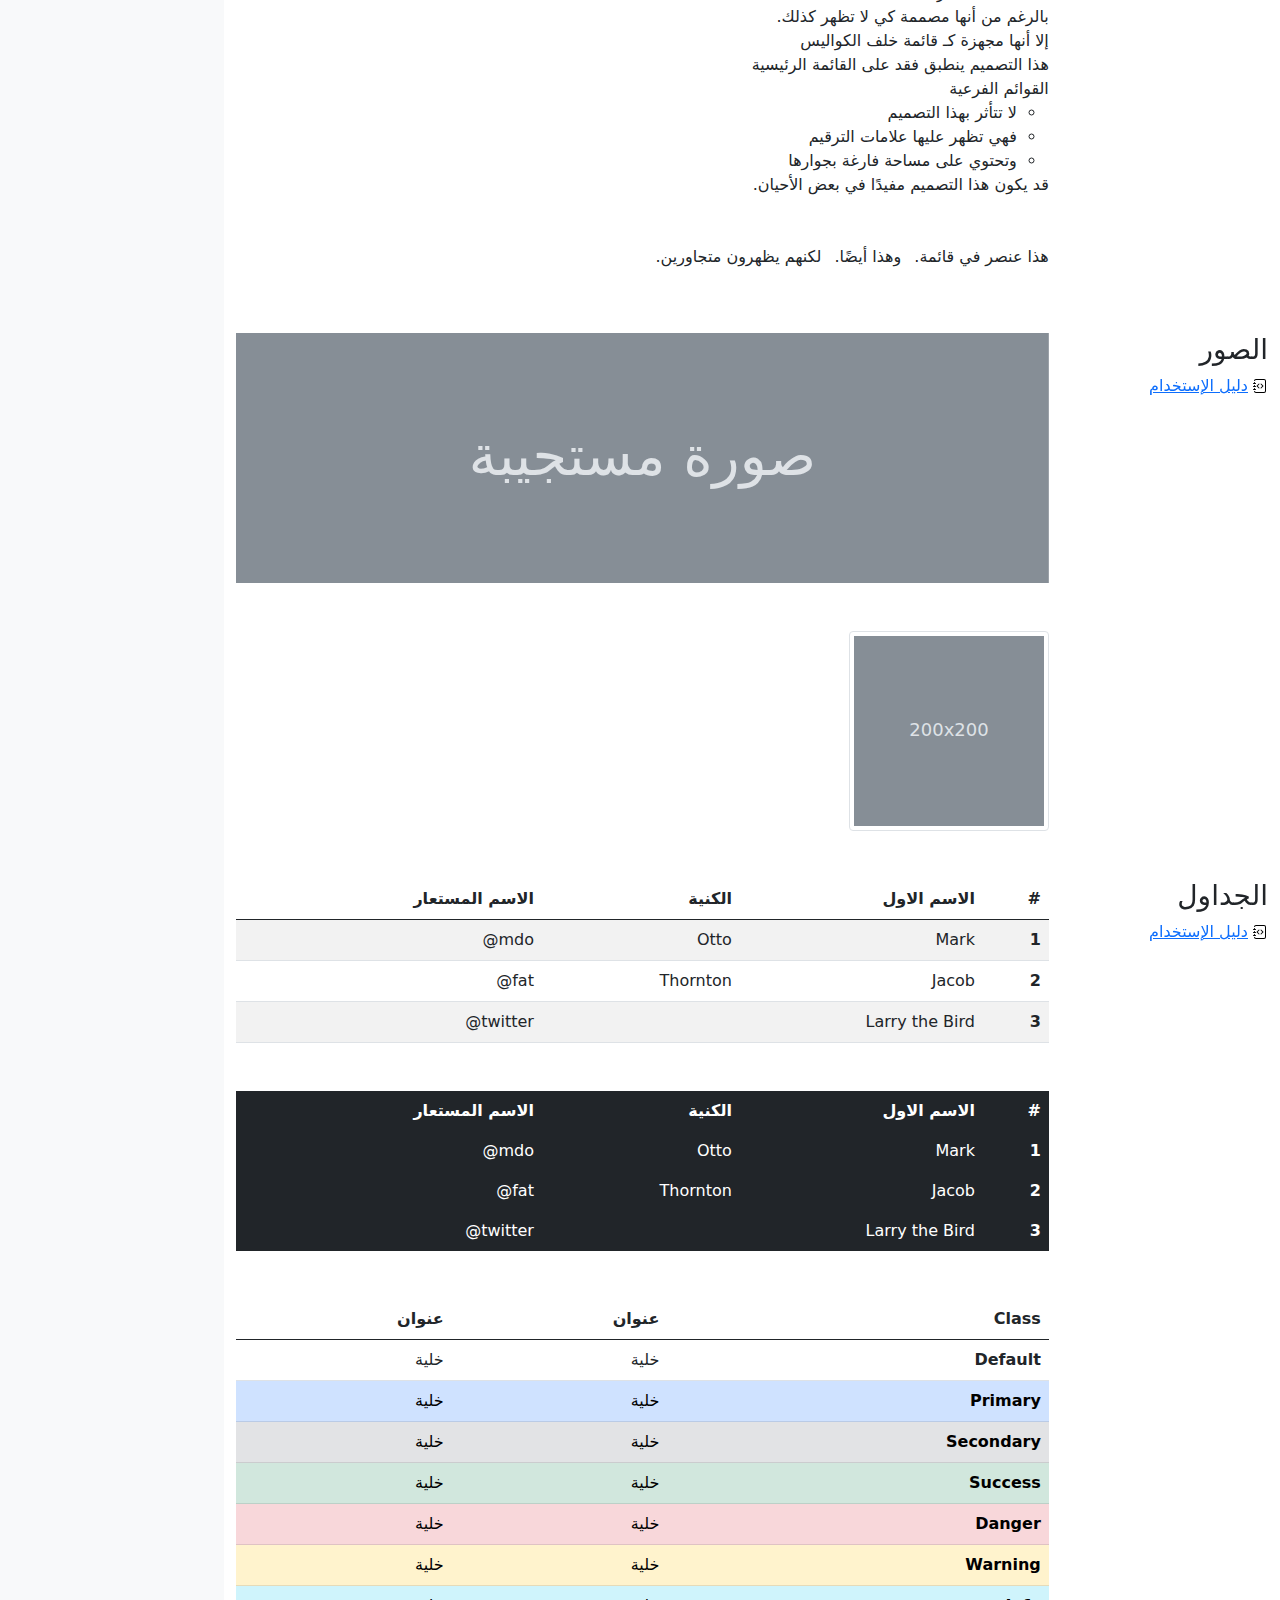
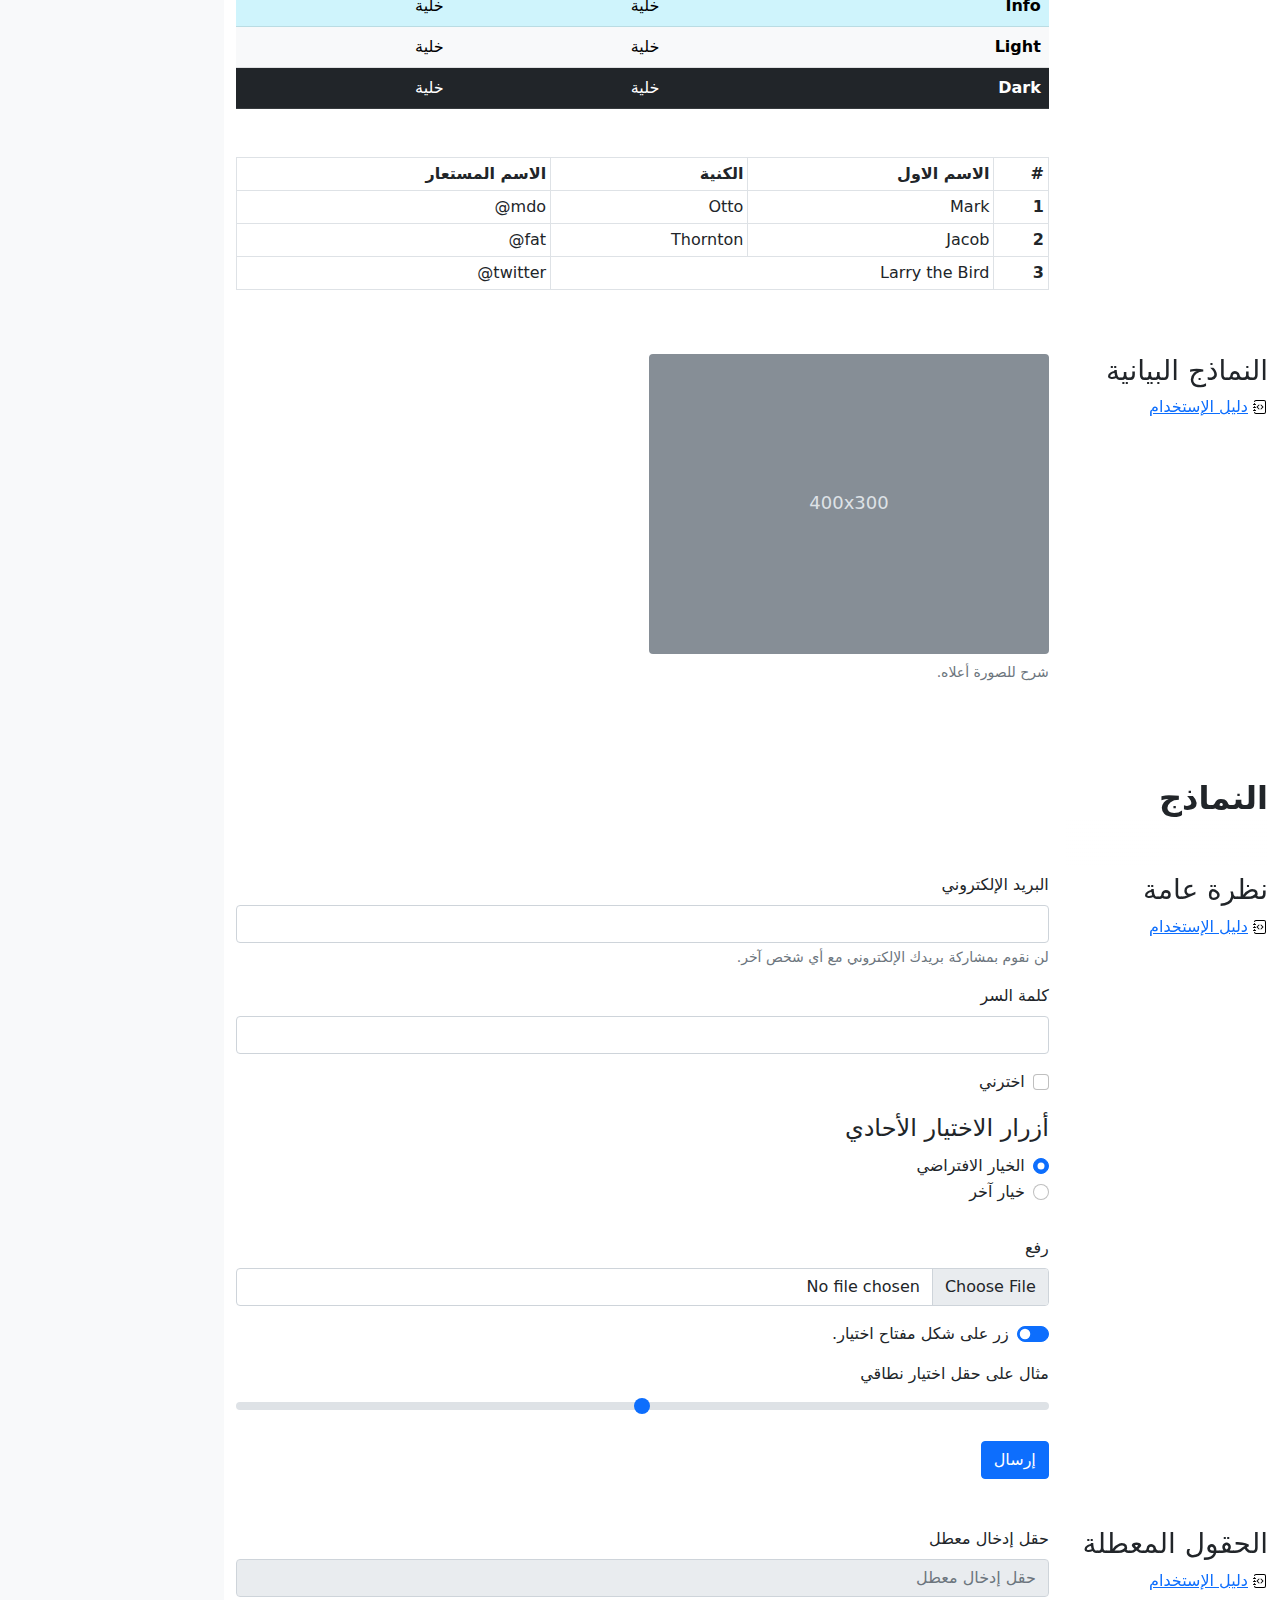
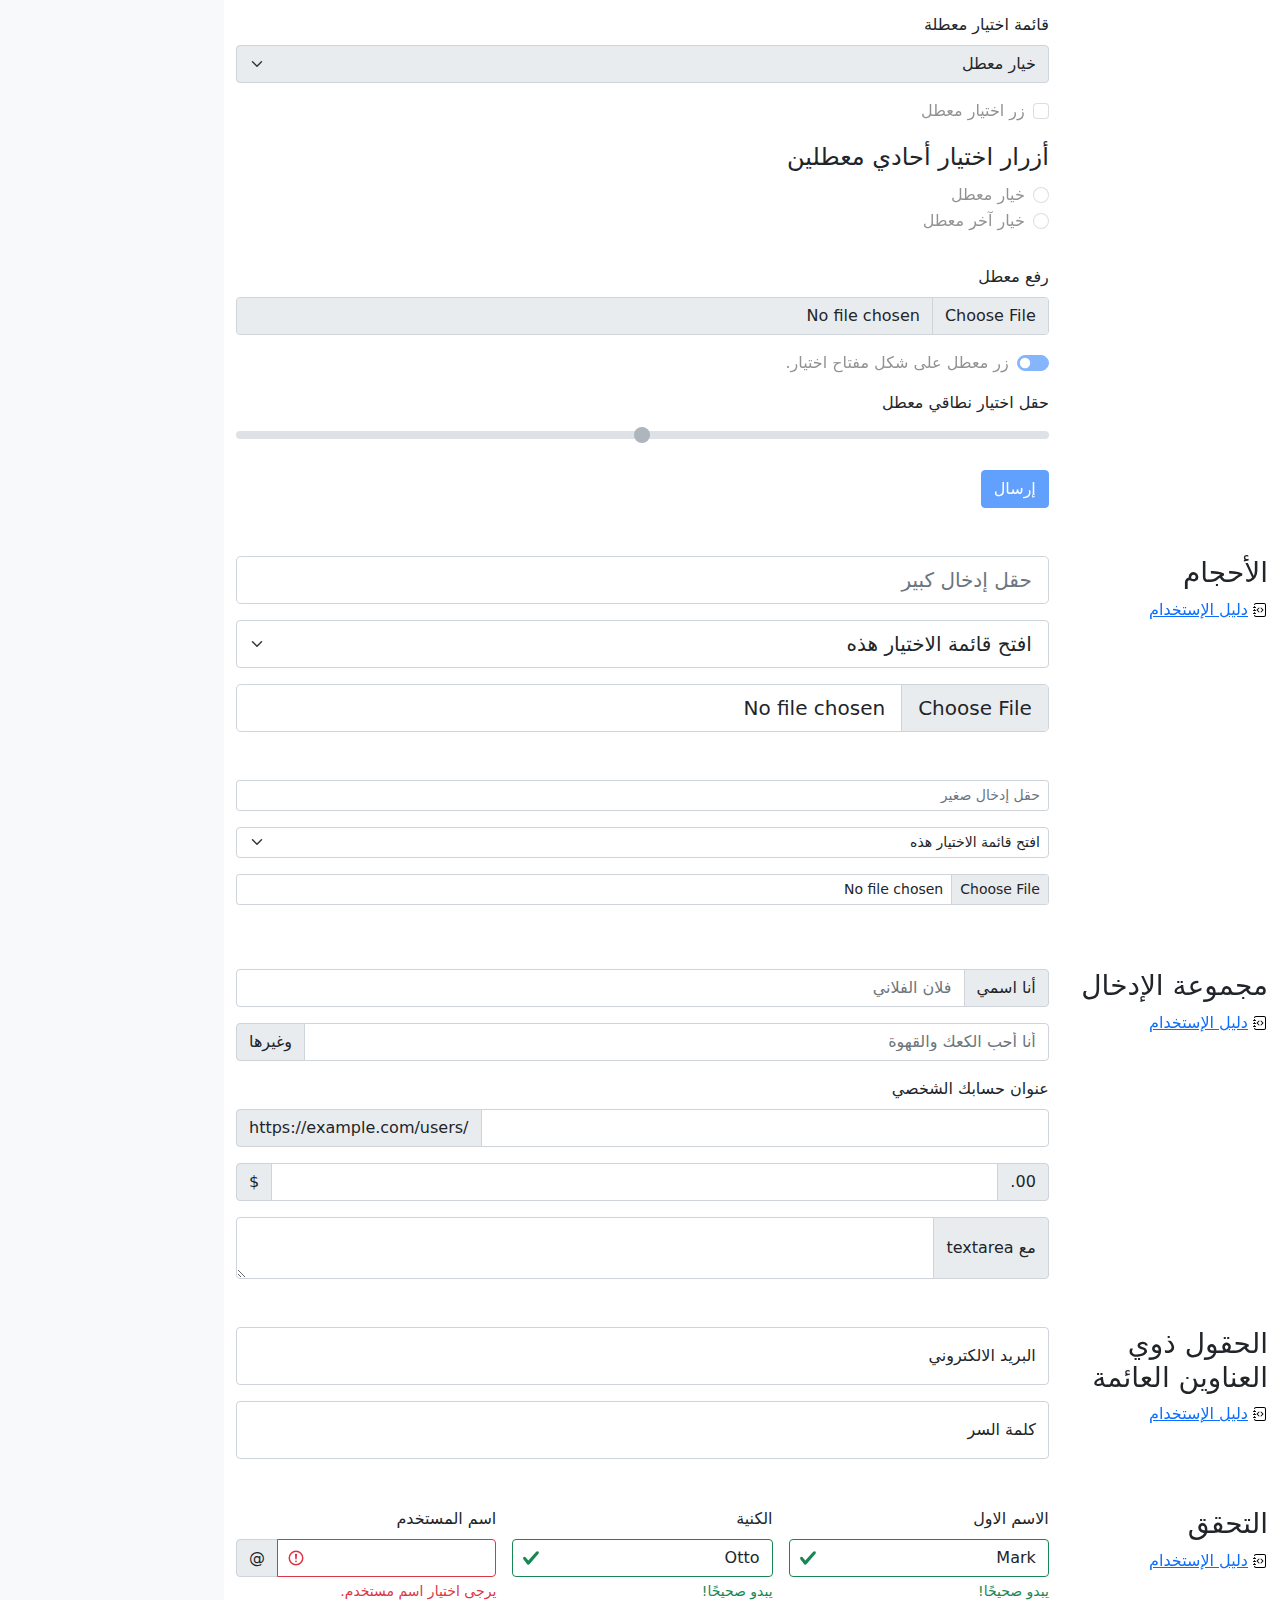
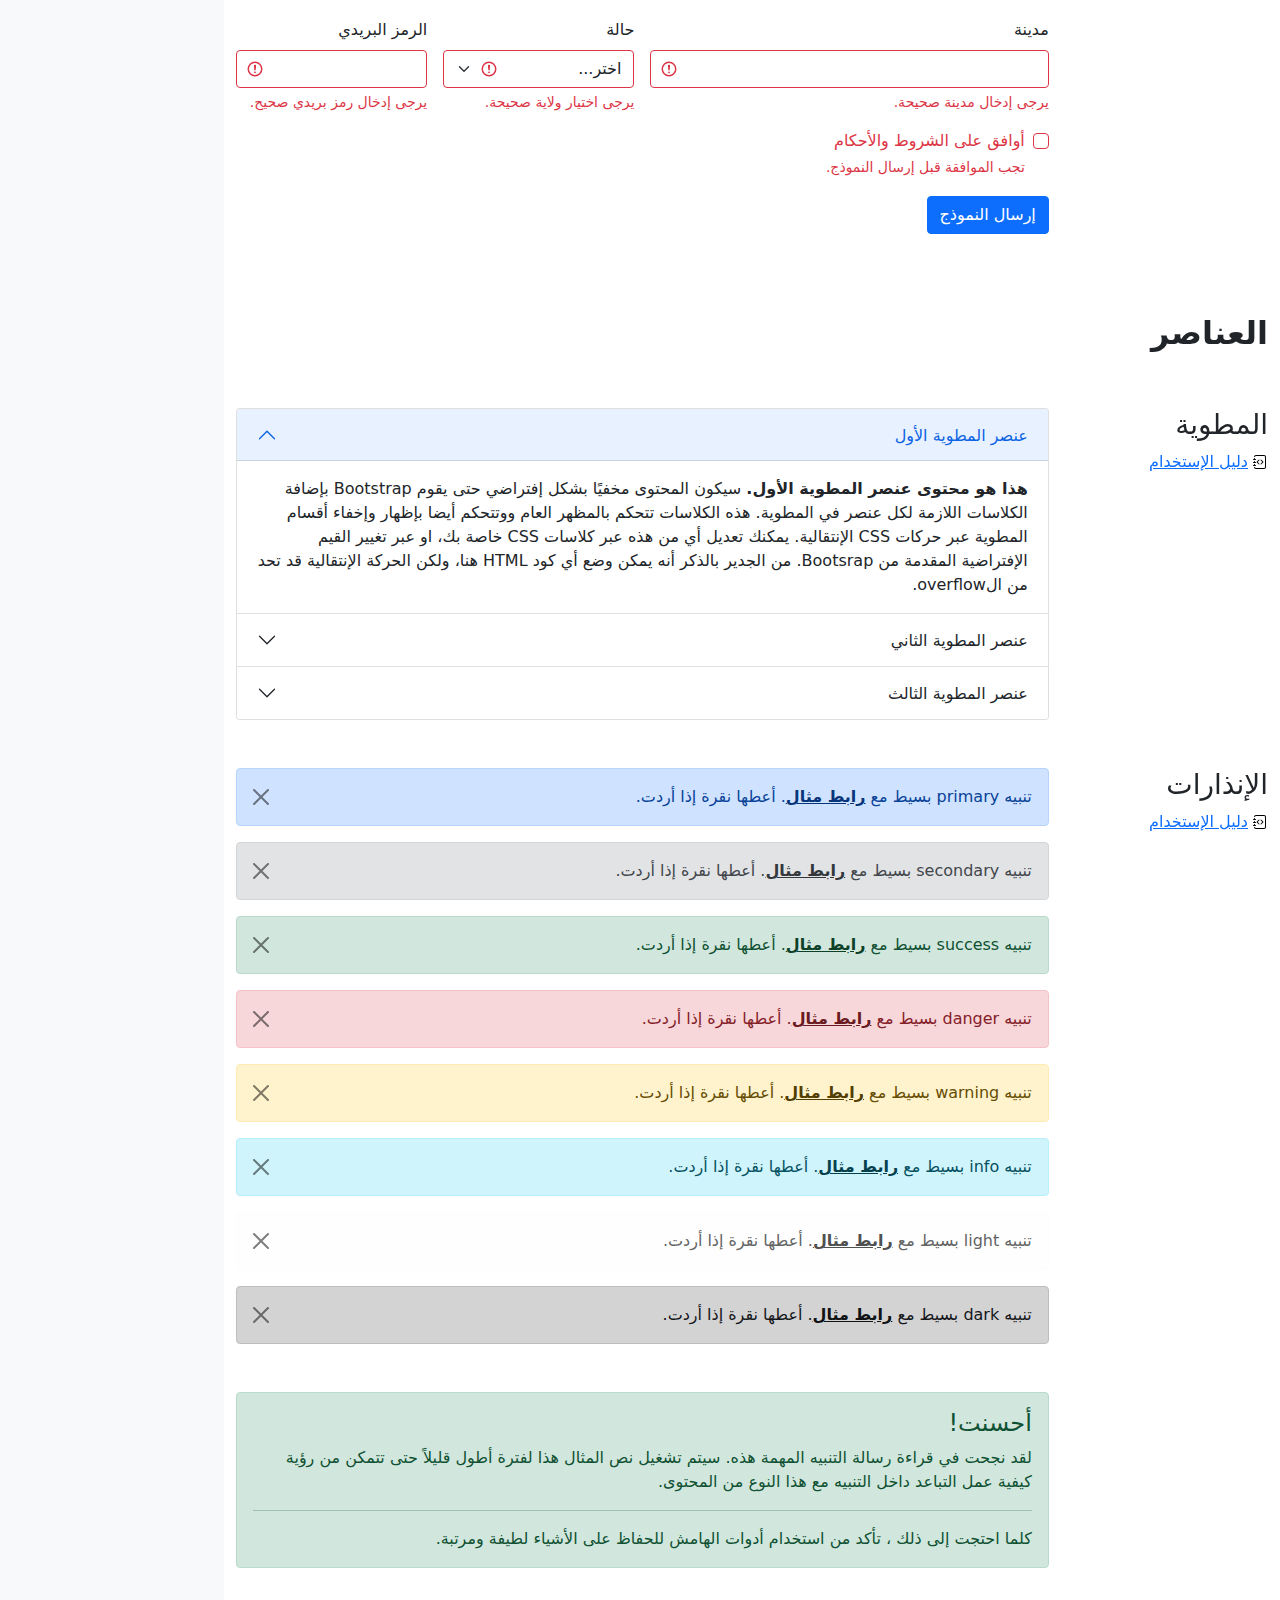
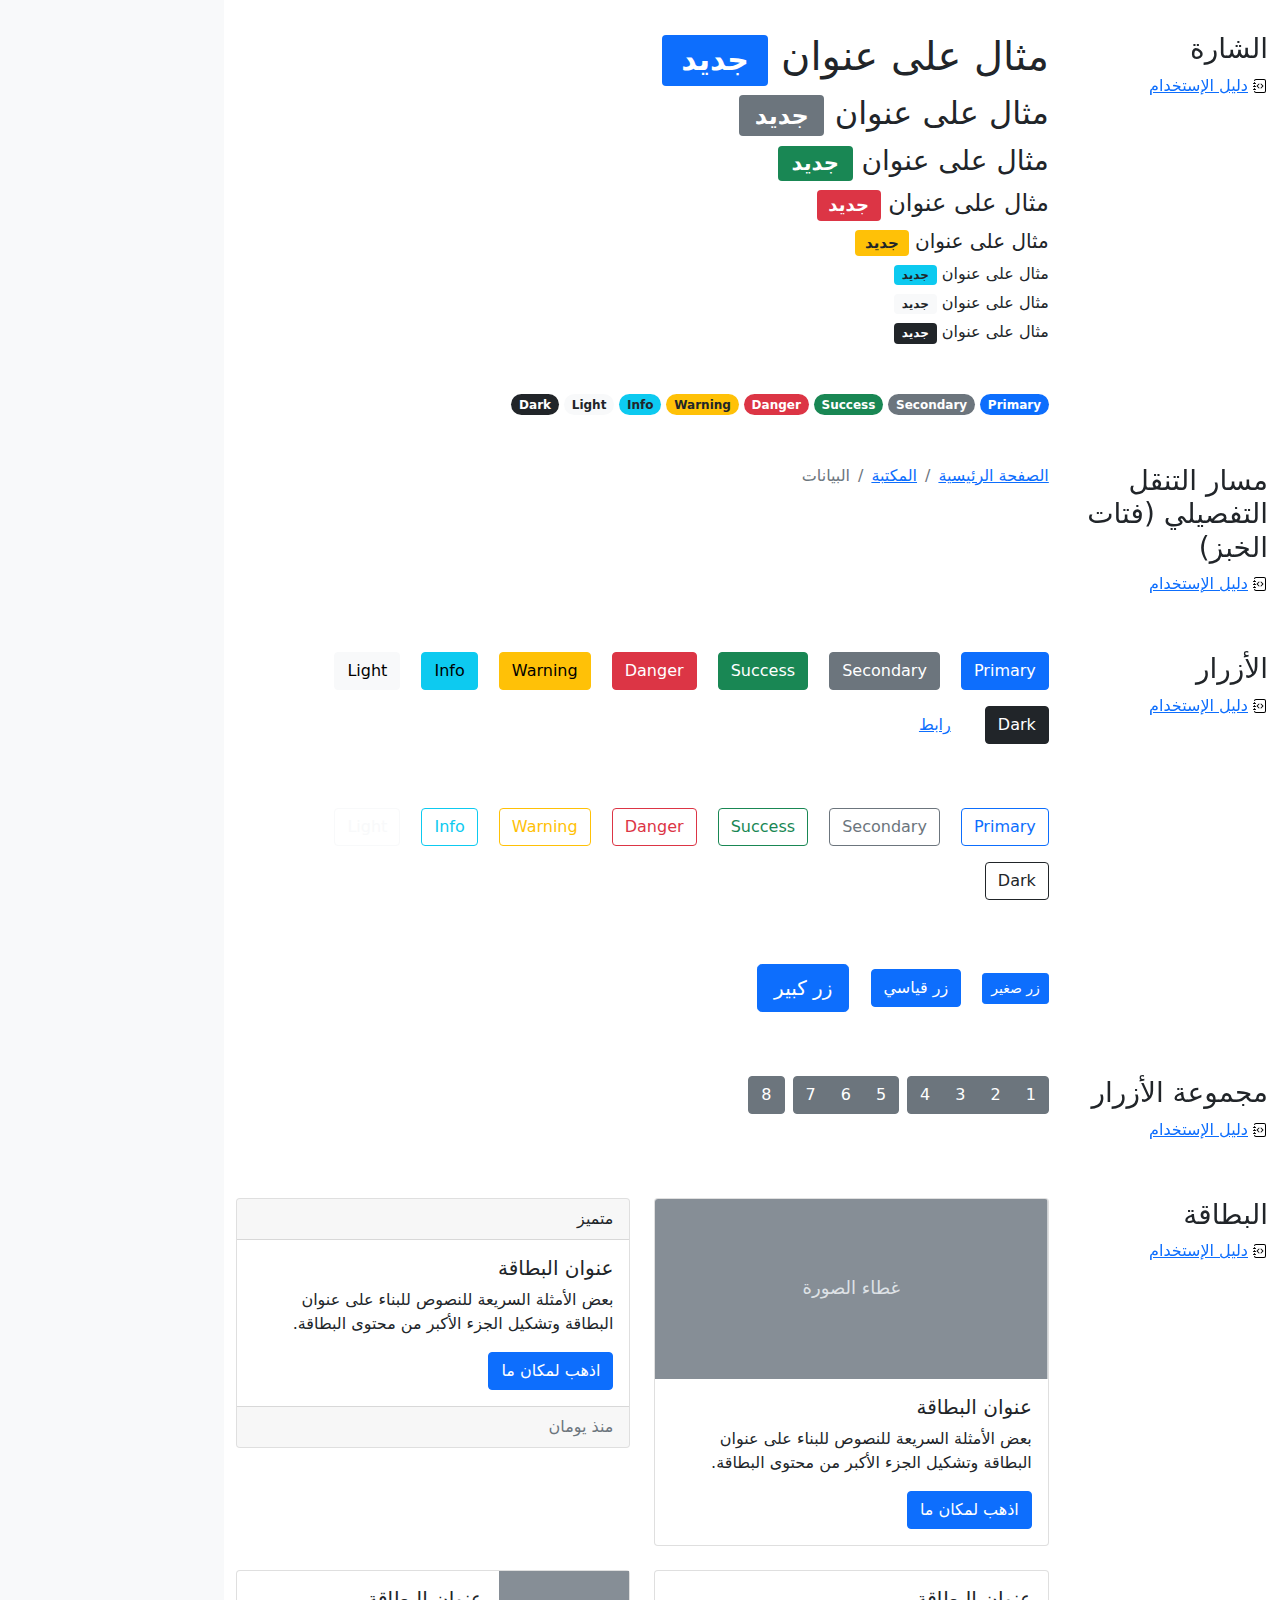
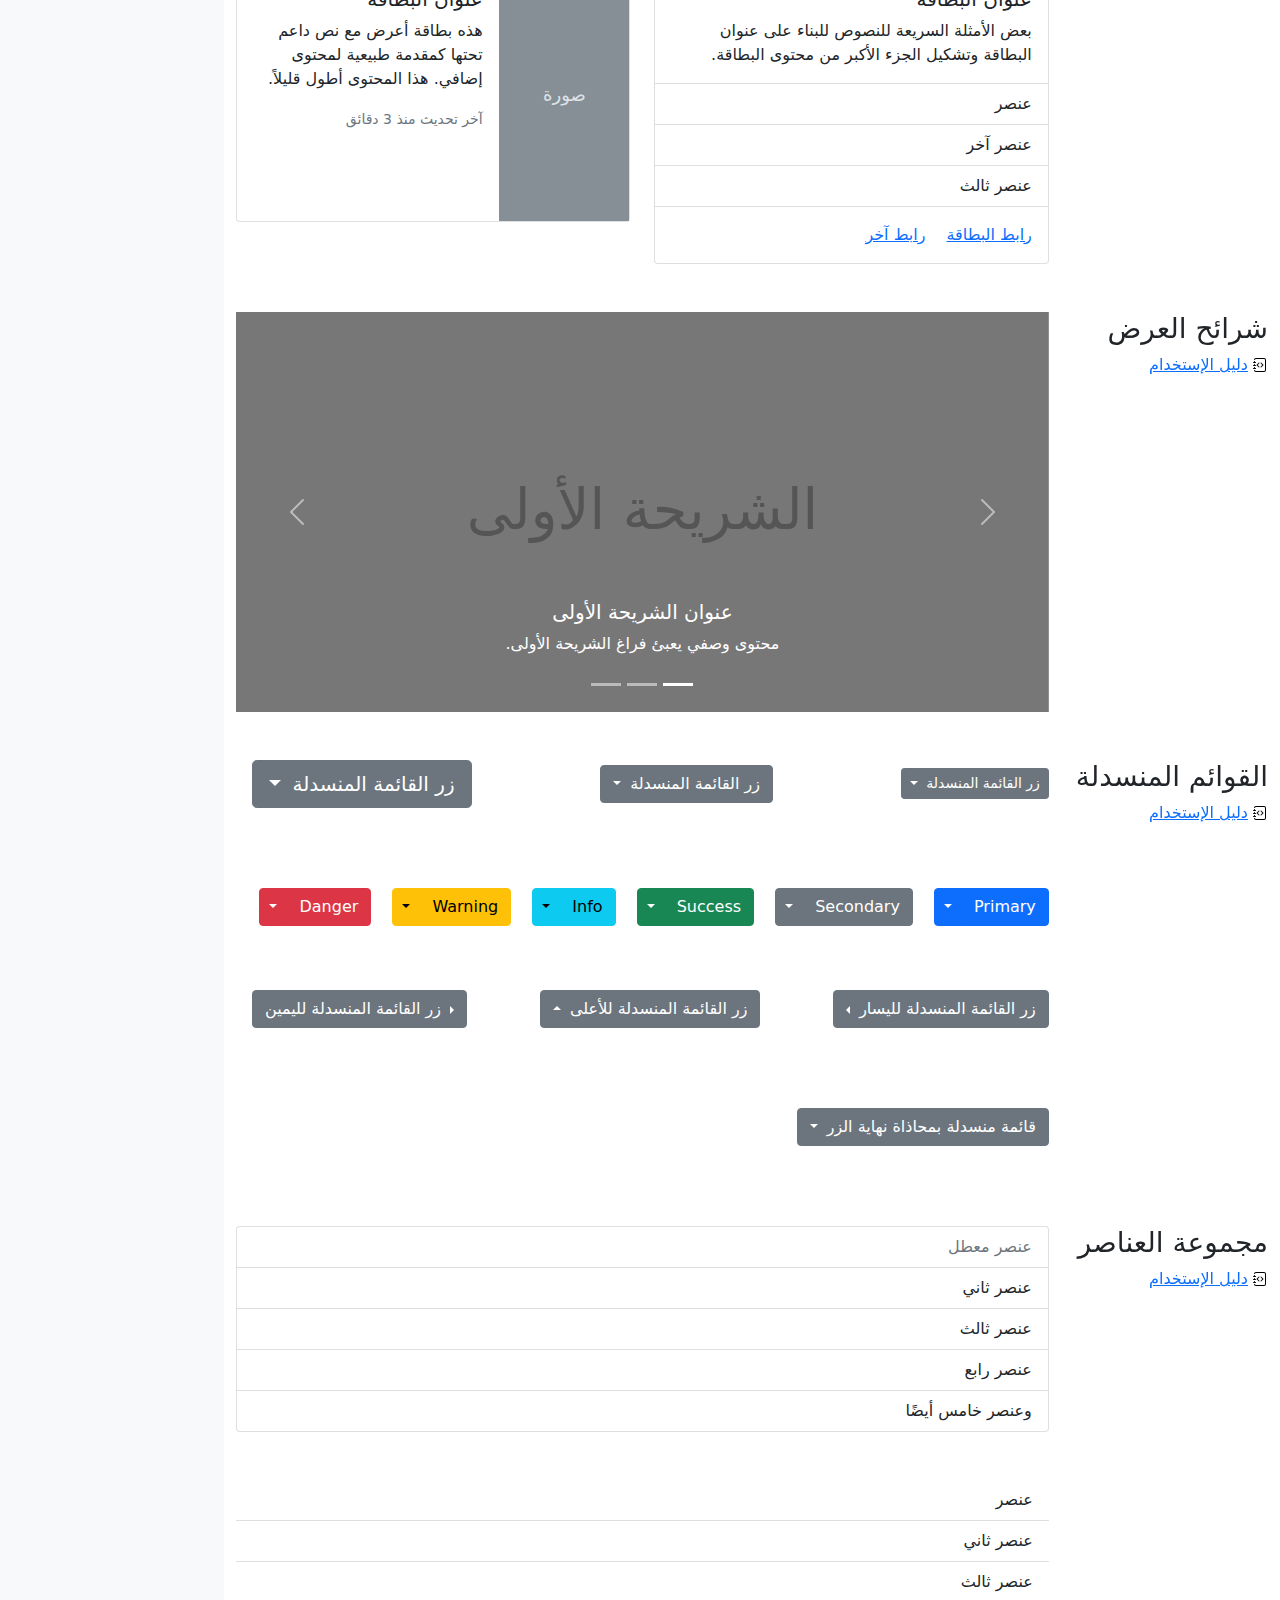
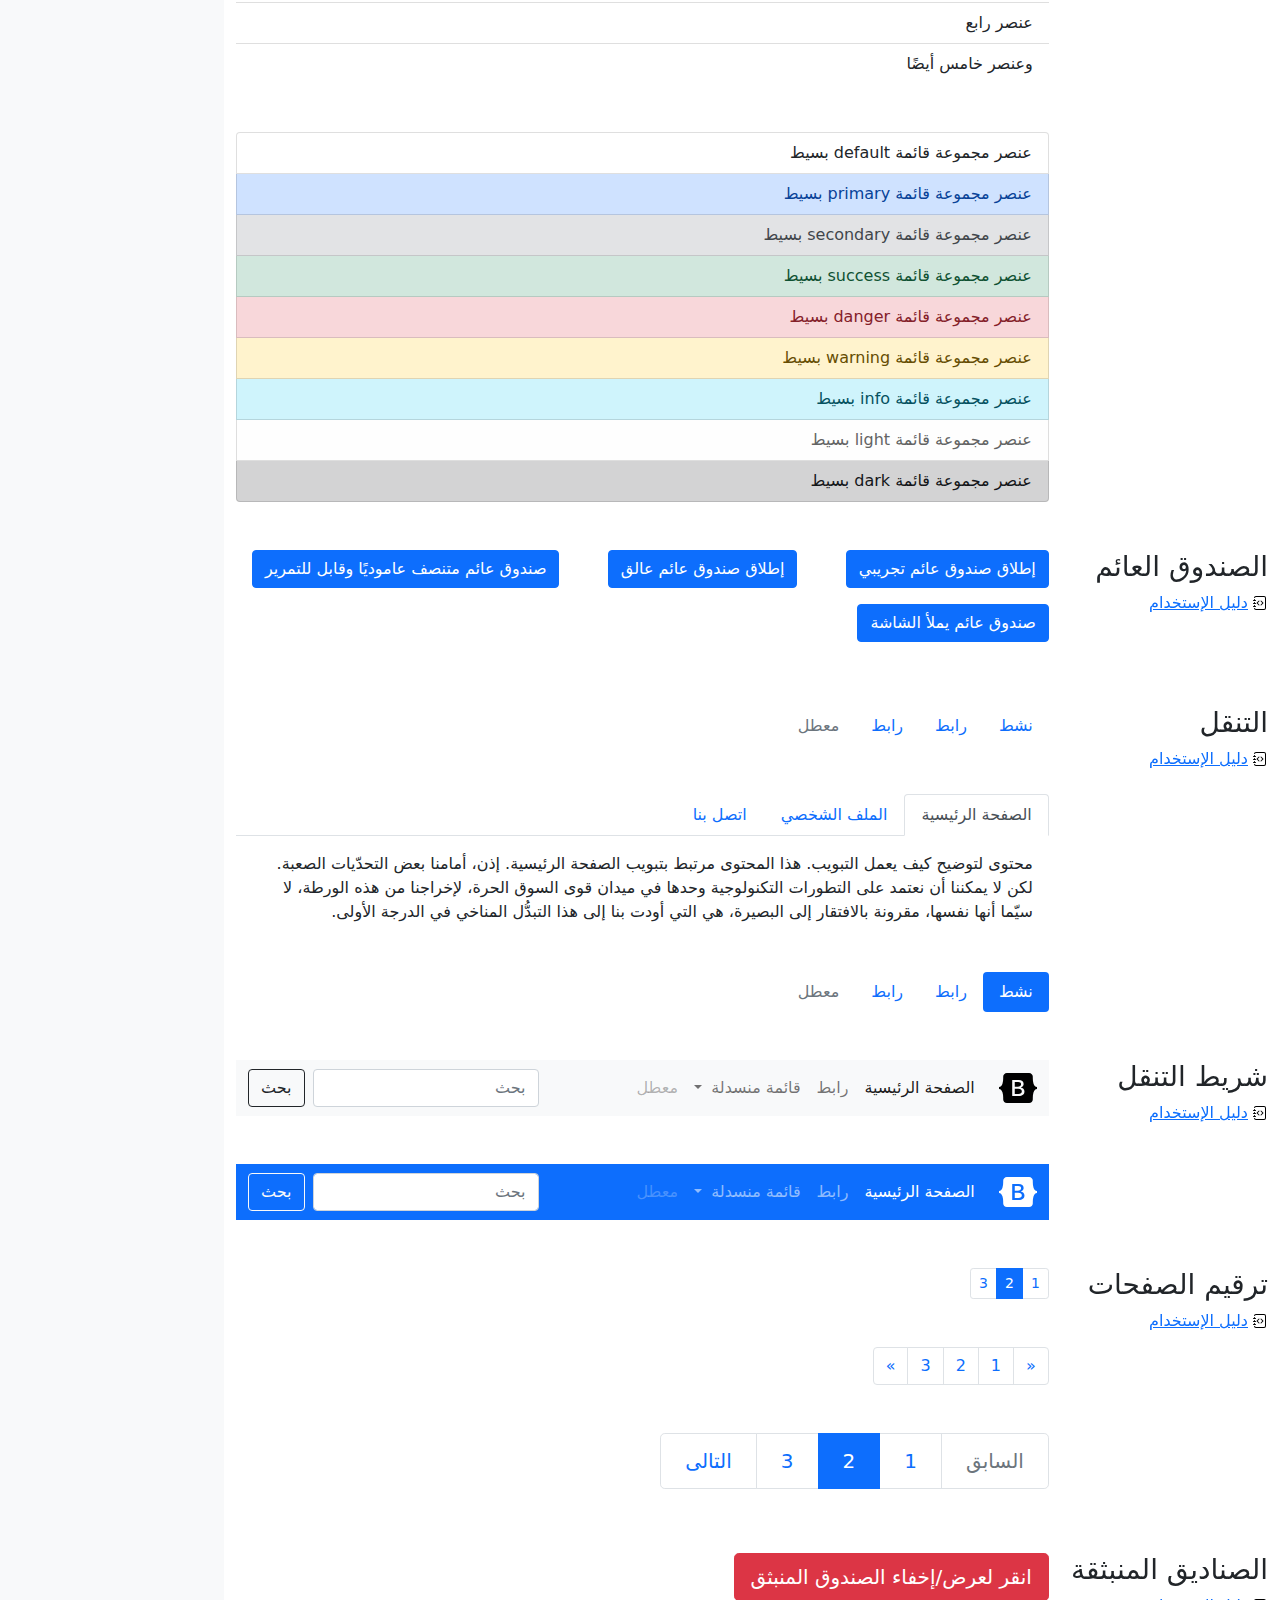
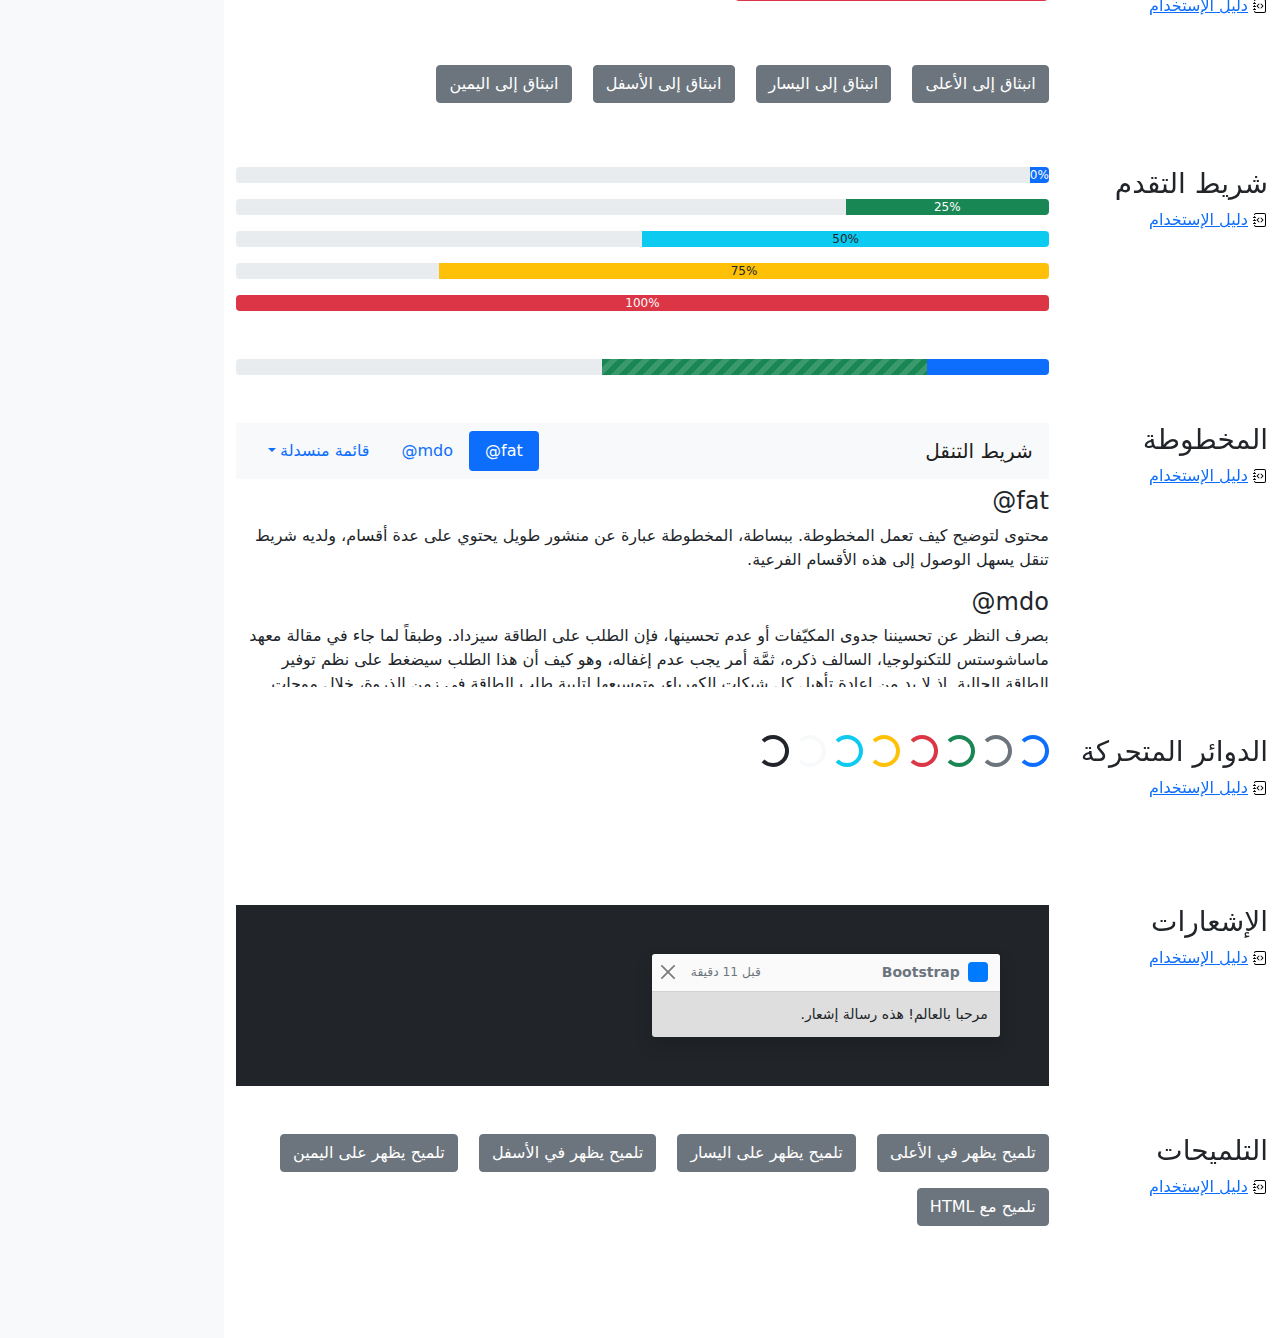
<file: BootstrapProject/bootstrap-5.0.2-examples/cheatsheet-rtl/index.html>
<!doctype html>
<html lang="ar" dir="rtl">
  <head>
    <meta charset="utf-8">
    <meta name="viewport" content="width=device-width, initial-scale=1">
    <meta name="description" content="">
    <meta name="author" content="Mark Otto, Jacob Thornton, and Bootstrap contributors">
    <meta name="generator" content="Hugo 0.84.0">
    <title>ورقة الغش · Bootstrap v5.0</title>

    <link rel="canonical" href="https://getbootstrap.com/docs/5.0/examples/cheatsheet-rtl/">

    

    <!-- Bootstrap core CSS -->
<link href="../assets/dist/css/bootstrap.rtl.min.css" rel="stylesheet">

    <style>
      .bd-placeholder-img {
        font-size: 1.125rem;
        text-anchor: middle;
        -webkit-user-select: none;
        -moz-user-select: none;
        user-select: none;
      }

      @media (min-width: 768px) {
        .bd-placeholder-img-lg {
          font-size: 3.5rem;
        }
      }
    </style>

    
    <!-- Custom styles for this template -->
    <link href="../cheatsheet/cheatsheet.rtl.css" rel="stylesheet">
  </head>
  <body class="bg-light">
    
<header class="bd-header bg-dark py-3 d-flex align-items-stretch border-bottom border-dark">
  <div class="container-fluid d-flex align-items-center">
    <h1 class="d-flex align-items-center fs-4 text-white mb-0">
      <img src="../assets/brand/bootstrap-logo-white.svg" width="38" height="30" class="me-3" alt="Bootstrap">
      ورقة الغش
    </h1>
    <a href="../examples/cheatsheet/" class="ms-auto link-light" hreflang="en">جدول بيانات LTR</a>
  </div>
</header>
<aside class="bd-aside sticky-xl-top text-muted align-self-start mb-3 mb-xl-5 px-2">
  <h2 class="h6 pt-4 pb-3 mb-4 border-bottom">على هذه الصفحة</h2>
  <nav class="small" id="toc">
    <ul class="list-unstyled">
      <li class="my-2">
        <button class="btn d-inline-flex align-items-center collapsed" data-bs-toggle="collapse" aria-expanded="false" data-bs-target="#contents-collapse" aria-controls="contents-collapse">المحتوى</button>
        <ul class="list-unstyled ps-3 collapse" id="contents-collapse">
          <li><a class="d-inline-flex align-items-center rounded" href="#typography">النصوص</a></li>
          <li><a class="d-inline-flex align-items-center rounded" href="#images">الصور</a></li>
          <li><a class="d-inline-flex align-items-center rounded" href="#tables">الجداول</a></li>
          <li><a class="d-inline-flex align-items-center rounded" href="#figures">النماذج البيانية</a></li>
        </ul>
      </li>
      <li class="my-2">
        <button class="btn d-inline-flex align-items-center collapsed" data-bs-toggle="collapse" aria-expanded="false" data-bs-target="#forms-collapse" aria-controls="forms-collapse">النماذج</button>
        <ul class="list-unstyled ps-3 collapse" id="forms-collapse">
          <li><a class="d-inline-flex align-items-center rounded" href="#overview">نظرة عامة</a></li>
          <li><a class="d-inline-flex align-items-center rounded" href="#disabled-forms">الحقول المعطلة</a></li>
          <li><a class="d-inline-flex align-items-center rounded" href="#sizing">الأحجام</a></li>
          <li><a class="d-inline-flex align-items-center rounded" href="#input-group">مجموعة الإدخال</a></li>
          <li><a class="d-inline-flex align-items-center rounded" href="#floating-labels">الحقول ذوي العناوين العائمة</a></li>
          <li><a class="d-inline-flex align-items-center rounded" href="#validation">التحقق</a></li>
        </ul>
      </li>
      <li class="my-2">
        <button class="btn d-inline-flex align-items-center collapsed" data-bs-toggle="collapse" aria-expanded="false" data-bs-target="#components-collapse" aria-controls="components-collapse">مكونات</button>
        <ul class="list-unstyled ps-3 collapse" id="components-collapse">
          <li><a class="d-inline-flex align-items-center rounded" href="#accordion">المطوية</a></li>
          <li><a class="d-inline-flex align-items-center rounded" href="#alerts">الإنذارات</a></li>
          <li><a class="d-inline-flex align-items-center rounded" href="#badge">الشارة</a></li>
          <li><a class="d-inline-flex align-items-center rounded" href="#breadcrumb">مسار التنقل التفصيلي</a></li>
          <li><a class="d-inline-flex align-items-center rounded" href="#buttons">الأزرار</a></li>
          <li><a class="d-inline-flex align-items-center rounded" href="#button-group">مجموعة الأزرار</a></li>
          <li><a class="d-inline-flex align-items-center rounded" href="#card">البطاقة</a></li>
          <li><a class="d-inline-flex align-items-center rounded" href="#carousel">شرائح العرض</a></li>
          <li><a class="d-inline-flex align-items-center rounded" href="#dropdowns">القوائم المنسدلة</a></li>
          <li><a class="d-inline-flex align-items-center rounded" href="#list-group">مجموعة العناصر</a></li>
          <li><a class="d-inline-flex align-items-center rounded" href="#modal">الصندوق العائم</a></li>
          <li><a class="d-inline-flex align-items-center rounded" href="#navs">التنقل</a></li>
          <li><a class="d-inline-flex align-items-center rounded" href="#navbar">شريط التنقل</a></li>
          <li><a class="d-inline-flex align-items-center rounded" href="#pagination">ترقيم الصفحات</a></li>
          <li><a class="d-inline-flex align-items-center rounded" href="#popovers">الصناديق المنبثقة</a></li>
          <li><a class="d-inline-flex align-items-center rounded" href="#progress">شريط التقدم</a></li>
          <li><a class="d-inline-flex align-items-center rounded" href="#scrollspy">المخطوطة</a></li>
          <li><a class="d-inline-flex align-items-center rounded" href="#spinners">الدوائر المتحركة</a></li>
          <li><a class="d-inline-flex align-items-center rounded" href="#toasts">الإشعارات</a></li>
          <li><a class="d-inline-flex align-items-center rounded" href="#tooltips">التلميحات</a></li>
        </ul>
      </li>
    </ul>
  </nav>
</aside>
<div class="bd-cheatsheet container-fluid bg-body">
  <section id="content">
    <h2 class="sticky-xl-top fw-bold pt-3 pt-xl-5 pb-2 pb-xl-3">المحتوى</h2>

    <article class="my-3" id="typography">
      <div class="bd-heading sticky-xl-top align-self-start mt-5 mb-3 mt-xl-0 mb-xl-2">
        <h3>النصوص</h3>
        <a class="d-flex align-items-center" hreflang="en" href="../content/typography/">دليل الإستخدام</a>
      </div>

      <div>
        <div class="bd-example">
        <p class="display-1">العرض 1</p>
        <p class="display-2">العرض 2</p>
        <p class="display-3">العرض 3</p>
        <p class="display-4">العرض 4</p>
        <p class="display-5">العرض 5</p>
        <p class="display-6">العرض 6</p>
        </div>

        <div class="bd-example">
        <p class="h1">عنوان 1</p>
        <p class="h2">عنوان 2</p>
        <p class="h3">عنوان 3</p>
        <p class="h4">عنوان 4</p>
        <p class="h5">عنوان 5</p>
        <p class="h6">عنوان 6</p>
        </div>

        <div class="bd-example">
        <p class="lead">
          هذه قطعة إملائية متميزة، فهي مصممة لتكون بارزة من بين القطع الإملائية الأخرى.
        </p>
        </div>

        <div class="bd-example">
        <p>يمكنك استخدام تصنيف mark <mark>لتحديد</mark> نص.</p>
        <p><del>من المفترض أن يتم التعامل مع هذا السطر كنص محذوف.</del></p>
        <p><s>من المفترض أن يتم التعامل مع هذا السطر على أنه لم يعد دقيقًا.</s></p>
        <p><ins>من المفترض أن يتم التعامل مع هذا السطر كإضافة إلى المستند.</ins></p>
        <p><u>سيتم عرض النص في هذا السطر كما وتحته خط.</u></p>
        <p><small>من المفترض أن يتم التعامل مع هذا السطر على أنه يحوي تفاصيل صغيرة.</small></p>
        <p><strong>هذا السطر يحوي نص عريض.</strong></p>
        <p><em>هذا السطر يحوي نص مائل.</em></p>
        </div>

        <div class="bd-example">
        <blockquote class="blockquote">
          <p>إقتباس مبهر، موضوع في عنصر blockquote</p>
          <footer class="blockquote-footer">شخص مشهور في <cite title= "عنوان المصدر"> عنوان المصدر </cite></footer>
        </blockquote>
        </div>

        <div class="bd-example">
        <ul class="list-unstyled">
          <li>هذه قائمة عناصر.</li>
          <li>بالرغم من أنها مصممة كي لا تظهر كذلك.</li>
          <li>إلا أنها مجهزة كـ قائمة خلف الكواليس</li>
          <li>هذا التصميم ينطبق فقد على القائمة الرئيسية</li>
          <li>القوائم الفرعية
            <ul>
              <li>لا تتأثر بهذا التصميم</li>
              <li>فهي تظهر عليها علامات الترقيم</li>
              <li>وتحتوي على مساحة فارغة بجوارها</li>
            </ul>
          </li>
          <li>قد يكون هذا التصميم مفيدًا في بعض الأحيان.</li>
        </ul>
        </div>

        <div class="bd-example">
        <ul class="list-inline">
          <li class="list-inline-item">هذا عنصر في قائمة.</li>
          <li class="list-inline-item">وهذا أيضًا.</li>
          <li class="list-inline-item">لكنهم يظهرون متجاورين.</li>
        </ul>
        </div>
      </div>
    </article>
    <article class="my-3" id="images">
      <div class="bd-heading sticky-xl-top align-self-start mt-5 mb-3 mt-xl-0 mb-xl-2">
        <h3>الصور</h3>
        <a class="d-flex align-items-center" hreflang="en" href="../content/images/">دليل الإستخدام</a>
      </div>

      <div>
        <div class="bd-example">
        <svg class="bd-placeholder-img bd-placeholder-img-lg img-fluid" width="100%" height="250" xmlns="http://www.w3.org/2000/svg" role="img" aria-label="Placeholder: صورة مستجيبة" preserveAspectRatio="xMidYMid slice" focusable="false"><title>Placeholder</title><rect width="100%" height="100%" fill="#868e96"/><text x="50%" y="50%" fill="#dee2e6" dy=".3em">صورة مستجيبة</text></svg>

        </div>

        <div class="bd-example">
        <svg class="bd-placeholder-img img-thumbnail" width="200" height="200" xmlns="http://www.w3.org/2000/svg" role="img" aria-label="صورة عنصر نائب مربع عام مع حدود بيضاء حولها ، مما يجعلها تشبه صورة تم التقاطها بكاميرا فورية قديمة: 200x200" preserveAspectRatio="xMidYMid slice" focusable="false"><title>صورة عنصر نائب مربع عام مع حدود بيضاء حولها ، مما يجعلها تشبه صورة تم التقاطها بكاميرا فورية قديمة</title><rect width="100%" height="100%" fill="#868e96"/><text x="50%" y="50%" fill="#dee2e6" dy=".3em">200x200</text></svg>

        </div>
      </div>
    </article>
    <article class="my-3" id="tables">
      <div class="bd-heading sticky-xl-top align-self-start mt-5 mb-3 mt-xl-0 mb-xl-2">
        <h3>الجداول</h3>
        <a class="d-flex align-items-center" hreflang="en" href="../content/tables/">دليل الإستخدام</a>
      </div>

      <div>
        <div class="bd-example">
        <table class="table table-striped">
          <thead>
          <tr>
            <th scope="col">#</th>
            <th scope="col">الاسم الاول</th>
            <th scope="col">الكنية</th>
            <th scope="col">الاسم المستعار</th>
          </tr>
          </thead>
          <tbody>
          <tr>
            <th scope="row">1</th>
            <td>Mark</td>
            <td>Otto</td>
            <td><bdo lang="en" dir="ltr">@mdo</bdo></td>
          </tr>
          <tr>
            <th scope="row">2</th>
            <td>Jacob</td>
            <td>Thornton</td>
            <td><bdo lang="en" dir="ltr">@fat</bdo></td>
          </tr>
          <tr>
            <th scope="row">3</th>
            <td colspan="2">Larry the Bird</td>
            <td><bdo lang="en" dir="ltr">@twitter</bdo></td>
          </tr>
          </tbody>
        </table>
        </div>

        <div class="bd-example">
        <table class="table table-dark table-borderless">
          <thead>
          <tr>
            <th scope="col">#</th>
            <th scope="col">الاسم الاول</th>
            <th scope="col">الكنية</th>
            <th scope="col">الاسم المستعار</th>
          </tr>
          </thead>
          <tbody>
          <tr>
            <th scope="row">1</th>
            <td>Mark</td>
            <td>Otto</td>
            <td><bdo lang="en" dir="ltr">@mdo</bdo></td>
          </tr>
          <tr>
            <th scope="row">2</th>
            <td>Jacob</td>
            <td>Thornton</td>
            <td><bdo lang="en" dir="ltr">@fat</bdo></td>
          </tr>
          <tr>
            <th scope="row">3</th>
            <td colspan="2">Larry the Bird</td>
            <td><bdo lang="en" dir="ltr">@twitter</bdo></td>
          </tr>
          </tbody>
        </table>
        </div>

        <div class="bd-example">
        <table class="table table-hover">
          <thead>
          <tr>
            <th scope="col">Class</th>
            <th scope="col">عنوان</th>
            <th scope="col">عنوان</th>
          </tr>
          </thead>
          <tbody>
          <tr>
            <th scope="row">Default</th>
            <td>خلية</td>
            <td>خلية</td>
          </tr>
          
          <tr class="table-primary">
            <th scope="row">Primary</th>
            <td>خلية</td>
            <td>خلية</td>
          </tr>
          <tr class="table-secondary">
            <th scope="row">Secondary</th>
            <td>خلية</td>
            <td>خلية</td>
          </tr>
          <tr class="table-success">
            <th scope="row">Success</th>
            <td>خلية</td>
            <td>خلية</td>
          </tr>
          <tr class="table-danger">
            <th scope="row">Danger</th>
            <td>خلية</td>
            <td>خلية</td>
          </tr>
          <tr class="table-warning">
            <th scope="row">Warning</th>
            <td>خلية</td>
            <td>خلية</td>
          </tr>
          <tr class="table-info">
            <th scope="row">Info</th>
            <td>خلية</td>
            <td>خلية</td>
          </tr>
          <tr class="table-light">
            <th scope="row">Light</th>
            <td>خلية</td>
            <td>خلية</td>
          </tr>
          <tr class="table-dark">
            <th scope="row">Dark</th>
            <td>خلية</td>
            <td>خلية</td>
          </tr>
          </tbody>
        </table>
        </div>

        <div class="bd-example">
        <table class="table table-sm table-bordered">
          <thead>
          <tr>
            <th scope="col">#</th>
            <th scope="col">الاسم الاول</th>
            <th scope="col">الكنية</th>
            <th scope="col">الاسم المستعار</th>
          </tr>
          </thead>
          <tbody>
          <tr>
            <th scope="row">1</th>
            <td>Mark</td>
            <td>Otto</td>
            <td><bdo lang="en" dir="ltr">@mdo</bdo></td>
          </tr>
          <tr>
            <th scope="row">2</th>
            <td>Jacob</td>
            <td>Thornton</td>
            <td><bdo lang="en" dir="ltr">@fat</bdo></td>
          </tr>
          <tr>
            <th scope="row">3</th>
            <td colspan="2">Larry the Bird</td>
            <td><bdo lang="en" dir="ltr">@twitter</bdo></td>
          </tr>
          </tbody>
        </table>
        </div>
      </div>
    </article>
    <article class="my-3" id="figures">
      <div class="bd-heading sticky-xl-top align-self-start mt-5 mb-3 mt-xl-0 mb-xl-2">
        <h3>النماذج البيانية</h3>
        <a class="d-flex align-items-center" hreflang="en" href="../content/figures/">دليل الإستخدام</a>
      </div>

      <div>
        <div class="bd-example">
        <figure class="figure">
          <svg class="bd-placeholder-img figure-img img-fluid rounded" width="400" height="300" xmlns="http://www.w3.org/2000/svg" role="img" aria-label="Placeholder: 400x300" preserveAspectRatio="xMidYMid slice" focusable="false"><title>Placeholder</title><rect width="100%" height="100%" fill="#868e96"/><text x="50%" y="50%" fill="#dee2e6" dy=".3em">400x300</text></svg>

          <figcaption class="figure-caption">شرح للصورة أعلاه.</figcaption>
        </figure>
        </div>
      </div>
    </article>
  </section>

  <section id="forms">
    <h2 class="sticky-xl-top fw-bold pt-3 pt-xl-5 pb-2 pb-xl-3">النماذج</h2>

    <article class="my-3" id="overview">
      <div class="bd-heading sticky-xl-top align-self-start mt-5 mb-3 mt-xl-0 mb-xl-2">
        <h3>نظرة عامة</h3>
        <a class="d-flex align-items-center" hreflang="en" href="../forms/overview/">دليل الإستخدام</a>
      </div>

      <div>
        <div class="bd-example">
        <form>
          <div class="mb-3">
            <label for="exampleInputEmail1" class="form-label">البريد الإلكتروني</label>
            <input type="email" class="form-control" id="exampleInputEmail1" aria-describedby="emailHelp">
            <div id="emailHelp" class="form-text">لن نقوم بمشاركة بريدك الإلكتروني مع أي شخص آخر.</div>
          </div>
          <div class="mb-3">
            <label for="exampleInputPassword1" class="form-label">كلمة السر</label>
            <input type="password" class="form-control" id="exampleInputPassword1">
          </div>
          <div class="mb-3 form-check">
            <input type="checkbox" class="form-check-input" id="exampleCheck1">
            <label class="form-check-label" for="exampleCheck1">اخترني</label>
          </div>
          <fieldset class="mb-3">
            <legend>أزرار الاختيار الأحادي</legend>
            <div class="form-check">
              <input type="radio" name="radios" class="form-check-input" id="exampleRadio1" checked>
              <label class="form-check-label" for="exampleRadio1">الخيار الافتراضي</label>
            </div>
            <div class="mb-3 form-check">
              <input type="radio" name="radios" class="form-check-input" id="exampleRadio2">
              <label class="form-check-label" for="exampleRadio2">خيار آخر</label>
            </div>
          </fieldset>
          <div class="mb-3">
            <label class="form-label" for="customFile">رفع</label>
            <input type="file" class="form-control" id="customFile">
          </div>
          <div class="mb-3 form-check form-switch">
            <input class="form-check-input" type="checkbox" id="flexSwitchCheckChecked" checked>
            <label class="form-check-label" for="flexSwitchCheckChecked">زر على شكل مفتاح اختيار.</label>
          </div>
          <div class="mb-3">
            <label for="customRange3" class="form-label">مثال على حقل اختيار نطاقي</label>
            <input type="range" class="form-range" min="0" max="5" step="0.5" id="customRange3">
          </div>
          <button type="submit" class="btn btn-primary">إرسال</button>
        </form>
        </div>
      </div>
    </article>
    <article class="my-3" id="disabled-forms">
      <div class="bd-heading sticky-xl-top align-self-start mt-5 mb-3 mt-xl-0 mb-xl-2">
        <h3>الحقول المعطلة</h3>
        <a class="d-flex align-items-center" hreflang="en" href="../forms/overview/#disabled-forms">دليل الإستخدام</a>
      </div>

      <div>
        <div class="bd-example">
        <form>
          <fieldset disabled aria-label="مثال على مجموعة الحقول المعطلة">
            <div class="mb-3">
              <label for="disabledTextInput" class="form-label">حقل إدخال معطل</label>
              <input type="text" id="disabledTextInput" class="form-control" placeholder="حقل إدخال معطل">
            </div>
            <div class="mb-3">
              <label for="disabledSelect" class="form-label">قائمة اختيار معطلة</label>
              <select id="disabledSelect" class="form-select">
                <option>خيار معطل</option>
              </select>
            </div>
            <div class="mb-3">
              <div class="form-check">
                <input class="form-check-input" type="checkbox" id="disabledFieldsetCheck" disabled>
                <label class="form-check-label" for="disabledFieldsetCheck">
                  زر اختيار معطل
                </label>
              </div>
            </div>
            <fieldset class="mb-3">
              <legend>أزرار اختيار أحادي معطلين</legend>
              <div class="form-check">
                <input type="radio" name="radios" class="form-check-input" id="disabledRadio1" disabled>
                <label class="form-check-label" for="disabledRadio1">خيار معطل</label>
              </div>
              <div class="mb-3 form-check">
                <input type="radio" name="radios" class="form-check-input" id="disabledRadio2" disabled>
                <label class="form-check-label" for="disabledRadio2">خيار آخر معطل</label>
              </div>
            </fieldset>
            <div class="mb-3">
              <label class="form-label" for="disabledCustomFile">رفع معطل</label>
              <input type="file" class="form-control" id="disabledCustomFile" disabled>
            </div>
            <div class="mb-3 form-check form-switch">
              <input class="form-check-input" type="checkbox" id="disabledSwitchCheckChecked" checked disabled>
              <label class="form-check-label" for="disabledSwitchCheckChecked">زر معطل على شكل مفتاح اختيار.</label>
            </div>
            <div class="mb-3">
              <label for="disabledRange" class="form-label">حقل اختيار نطاقي معطل</label>
              <input type="range" class="form-range" min="0" max="5" step="0.5" id="disabledRange">
            </div>
            <button type="submit" class="btn btn-primary">إرسال</button>
          </fieldset>
        </form>
        </div>
      </div>
    </article>
    <article class="my-3" id="sizing">
      <div class="bd-heading sticky-xl-top align-self-start mt-5 mb-3 mt-xl-0 mb-xl-2">
        <h3>الأحجام</h3>
        <a class="d-flex align-items-center" hreflang="en" href="../forms/form-control/#sizing">دليل الإستخدام</a>
      </div>

      <div>
        <div class="bd-example">
        <div class="mb-3">
          <input class="form-control form-control-lg" type="text" placeholder="حقل إدخال كبير" aria-label=".form-control-lg مثال">
        </div>
        <div class="mb-3">
          <select class="form-select form-select-lg mb-3" aria-label=".form-select-lg مثال">
            <option selected>افتح قائمة الاختيار هذه</option>
            <option value="1">واحد</option>
            <option value="2">اثنان</option>
            <option value="3">ثلاثة</option>
          </select>
        </div>
        <div class="mb-3">
          <input type="file" class="form-control form-control-lg" aria-label="مثال على إدخال ملف كبير">
        </div>
        </div>

        <div class="bd-example">
        <div class="mb-3">
          <input class="form-control form-control-sm" type="text" placeholder="حقل إدخال صغير" aria-label=".form-control-sm مثال">
        </div>
        <div class="mb-3">
          <select class="form-select form-select-sm" aria-label=".form-select-sm مثال">
            <option selected>افتح قائمة الاختيار هذه</option>
            <option value="1">واحد</option>
            <option value="2">اثنان</option>
            <option value="3">ثلاثة</option>
          </select>
        </div>
        <div class="mb-3">
          <input type="file" class="form-control form-control-sm" aria-label="مثال على إدخال ملف صغير">
        </div>
        </div>
      </div>
    </article>
    <article class="my-3" id="input-group">
      <div class="bd-heading sticky-xl-top align-self-start mt-5 mb-3 mt-xl-0 mb-xl-2">
        <h3>مجموعة الإدخال</h3>
        <a class="d-flex align-items-center" hreflang="en" href="../forms/input-group/">دليل الإستخدام</a>
      </div>

      <div>
        <div class="bd-example">
        <div class="input-group mb-3">
          <span class="input-group-text" id="basic-addon1">أنا اسمي</span>
          <input type="text" class="form-control" placeholder="فلان الفلاني" aria-label="الاسم" aria-describedby="basic-addon1">
        </div>
        <div class="input-group mb-3">
          <input type="text" class="form-control" placeholder="أنا أحب الكعك والقهوة" aria-label="الطعام المفضل" aria-describedby="basic-addon2">
          <span class="input-group-text" id="basic-addon2">وغيرها</span>
        </div>
        <label for="basic-url" class="form-label">عنوان حسابك الشخصي</label>
        <div class="input-group mb-3">
          <input type="text" class="form-control" id="basic-url" aria-describedby="basic-addon3">
          <span class="input-group-text" id="basic-addon3"><bdo lang="en" dir="ltr">https://example.com/users/</bdo></span>
        </div>
        <div class="input-group mb-3">
          <span class="input-group-text"><bdo lang="en" dir="ltr">.00</bdo></span>
          <input type="text" class="form-control" aria-label="المبلغ (لأقرب دولار)">
          <span class="input-group-text">$</span>
        </div>
        <div class="input-group">
          <span class="input-group-text">مع textarea</span>
          <textarea class="form-control" aria-label="مع textarea"></textarea>
        </div>
        </div>
      </div>
    </article>
    <article class="my-3" id="floating-labels">
      <div class="bd-heading sticky-xl-top align-self-start mt-5 mb-3 mt-xl-0 mb-xl-2">
        <h3>الحقول ذوي العناوين العائمة</h3>
        <a class="d-flex align-items-center" href="../forms/floating-labels/">دليل الإستخدام</a>
      </div>

      <div>
        <div class="bd-example">
        <form>
          <div class="form-floating mb-3">
            <input type="email" class="form-control" id="floatingInput" placeholder="name@example.com">
            <label for="floatingInput">البريد الالكتروني</label>
          </div>
          <div class="form-floating">
            <input type="password" class="form-control" id="floatingPassword" placeholder="كلمة السر">
            <label for="floatingPassword">كلمة السر</label>
          </div>
        </form>
        </div>
      </div>
    </article>
    <article class="my-3" id="validation">
      <div class="bd-heading sticky-xl-top align-self-start mt-5 mb-3 mt-xl-0 mb-xl-2">
        <h3>التحقق</h3>
        <a class="d-flex align-items-center" hreflang="en" href="../forms/validation/">دليل الإستخدام</a>
      </div>

      <div>
        <div class="bd-example">
        <form class="row g-3">
          <div class="col-md-4">
            <label for="validationServer01" class="form-label">الاسم الاول</label>
            <input type="text" class="form-control is-valid" id="validationServer01" value="Mark" required>
            <div class="valid-feedback">
              يبدو صحيحًا!
            </div>
          </div>
          <div class="col-md-4">
            <label for="validationServer02" class="form-label">الكنية</label>
            <input type="text" class="form-control is-valid" id="validationServer02" value="Otto" required>
            <div class="valid-feedback">
              يبدو صحيحًا!
            </div>
          </div>
          <div class="col-md-4">
            <label for="validationServerUsername" class="form-label">اسم المستخدم</label>
            <div class="input-group has-validation">
              <input type="text" class="form-control is-invalid" id="validationServerUsername" aria-describedby="inputGroupPrepend3" required>
              <span class="input-group-text" id="inputGroupPrepend3">@</span>
              <div class="invalid-feedback">
                يرجى اختيار اسم مستخدم.
              </div>
            </div>
          </div>
          <div class="col-md-6">
            <label for="validationServer03" class="form-label">مدينة</label>
            <input type="text" class="form-control is-invalid" id="validationServer03" required>
            <div class="invalid-feedback">
              يرجى إدخال مدينة صحيحة.
            </div>
          </div>
          <div class="col-md-3">
            <label for="validationServer04" class="form-label">حالة</label>
            <select class="form-select is-invalid" id="validationServer04" required>
              <option selected disabled value="">اختر...</option>
              <option>...</option>
            </select>
            <div class="invalid-feedback">
              يرجى اختيار ولاية صحيحة.
            </div>
          </div>
          <div class="col-md-3">
            <label for="validationServer05" class="form-label">الرمز البريدي</label>
            <input type="text" class="form-control is-invalid" id="validationServer05" required>
            <div class="invalid-feedback">
              يرجى إدخال رمز بريدي صحيح.
            </div>
          </div>
          <div class="col-12">
            <div class="form-check">
              <input class="form-check-input is-invalid" type="checkbox" value="" id="invalidCheck3" required>
              <label class="form-check-label" for="invalidCheck3">
                أوافق على الشروط والأحكام
              </label>
              <div class="invalid-feedback">
                تجب الموافقة قبل إرسال النموذج.
              </div>
            </div>
          </div>
          <div class="col-12">
            <button class="btn btn-primary" type="submit">إرسال النموذج</button>
          </div>
        </form>
        </div>
      </div>
    </article>
  </section>

  <section id="components">
    <h2 class="sticky-xl-top fw-bold pt-3 pt-xl-5 pb-2 pb-xl-3">العناصر</h2>

    <article class="my-3" id="accordion">
      <div class="bd-heading sticky-xl-top align-self-start mt-5 mb-3 mt-xl-0 mb-xl-2">
        <h3>المطوية</h3>
        <a class="d-flex align-items-center" hreflang="en" href="../components/accordion/">دليل الإستخدام</a>
      </div>

      <div>
        <div class="bd-example">
        <div class="accordion" id="accordionExample">
          <div class="accordion-item">
            <h4 class="accordion-header" id="headingOne">
              <button class="accordion-button" type="button" data-bs-toggle="collapse" data-bs-target="#collapseOne" aria-expanded="true" aria-controls="collapseOne">
                عنصر المطوية الأول
              </button>
            </h4>
            <div id="collapseOne" class="accordion-collapse collapse show" aria-labelledby="headingOne" data-bs-parent="#accordionExample">
              <div class="accordion-body">
                <strong>هذا هو محتوى عنصر المطوية الأول.</strong> سيكون المحتوى مخفيًا بشكل إفتراضي حتى يقوم Bootstrap بإضافة الكلاسات اللازمة لكل عنصر في المطوية. هذه الكلاسات تتحكم بالمظهر العام ووتتحكم أيضا بإظهار وإخفاء أقسام المطوية عبر حركات CSS الإنتقالية. يمكنك تعديل أي من هذه عبر كلاسات CSS خاصة بك، او عبر تغيير القيم الإفتراضية المقدمة من Bootsrap. من الجدير بالذكر أنه يمكن وضع أي كود HTML هنا، ولكن الحركة الإنتقالية قد تحد من الoverflow.
              </div>
            </div>
          </div>
          <div class="accordion-item">
            <h4 class="accordion-header" id="headingTwo">
              <button class="accordion-button collapsed" type="button" data-bs-toggle="collapse" data-bs-target="#collapseTwo" aria-expanded="false" aria-controls="collapseTwo">
                عنصر المطوية الثاني
              </button>
            </h4>
            <div id="collapseTwo" class="accordion-collapse collapse" aria-labelledby="headingTwo" data-bs-parent="#accordionExample">
              <div class="accordion-body">
                <strong>هذا هو محتوى عنصر المطوية الثاني.</strong> سيكون المحتوى مخفيًا بشكل إفتراضي حتى يقوم Bootstrap بإضافة الكلاسات اللازمة لكل عنصر في المطوية. هذه الكلاسات تتحكم بالمظهر العام ووتتحكم أيضا بإظهار وإخفاء أقسام المطوية عبر حركات CSS الإنتقالية. يمكنك تعديل أي من هذه عبر كلاسات CSS خاصة بك، او عبر تغيير القيم الإفتراضية المقدمة من Bootsrap. من الجدير بالذكر أنه يمكن وضع أي كود HTML هنا، ولكن الحركة الإنتقالية قد تحد من الoverflow.
              </div>
            </div>
          </div>
          <div class="accordion-item">
            <h4 class="accordion-header" id="headingThree">
              <button class="accordion-button collapsed" type="button" data-bs-toggle="collapse" data-bs-target="#collapseThree" aria-expanded="false" aria-controls="collapseThree">
                عنصر المطوية الثالث
              </button>
            </h4>
            <div id="collapseThree" class="accordion-collapse collapse" aria-labelledby="headingThree" data-bs-parent="#accordionExample">
              <div class="accordion-body">
                <strong>هذا هو محتوى عنصر المطوية الثالث.</strong> سيكون المحتوى مخفيًا بشكل إفتراضي حتى يقوم Bootstrap بإضافة الكلاسات اللازمة لكل عنصر في المطوية. هذه الكلاسات تتحكم بالمظهر العام ووتتحكم أيضا بإظهار وإخفاء أقسام المطوية عبر حركات CSS الإنتقالية. يمكنك تعديل أي من هذه عبر كلاسات CSS خاصة بك، او عبر تغيير القيم الإفتراضية المقدمة من Bootsrap. من الجدير بالذكر أنه يمكن وضع أي كود HTML هنا، ولكن الحركة الإنتقالية قد تحد من الoverflow.
              </div>
            </div>
          </div>
        </div>
        </div>
      </div>
    </article>
    <article class="my-3" id="alerts">
      <div class="bd-heading sticky-xl-top align-self-start mt-5 mb-3 mt-xl-0 mb-xl-2">
        <h3>الإنذارات</h3>
        <a class="d-flex align-items-center" hreflang="en" href="../components/alerts/">دليل الإستخدام</a>
      </div>

      <div>
        <div class="bd-example">
        
        <div class="alert alert-primary alert-dismissible fade show" role="alert">
          تنبيه primary بسيط مع <a href="#" class="alert-link">رابط مثال</a>. أعطها نقرة إذا أردت.
          <button type="button" class="btn-close" data-bs-dismiss="alert" aria-label="قريب"></button>
        </div>
        <div class="alert alert-secondary alert-dismissible fade show" role="alert">
          تنبيه secondary بسيط مع <a href="#" class="alert-link">رابط مثال</a>. أعطها نقرة إذا أردت.
          <button type="button" class="btn-close" data-bs-dismiss="alert" aria-label="قريب"></button>
        </div>
        <div class="alert alert-success alert-dismissible fade show" role="alert">
          تنبيه success بسيط مع <a href="#" class="alert-link">رابط مثال</a>. أعطها نقرة إذا أردت.
          <button type="button" class="btn-close" data-bs-dismiss="alert" aria-label="قريب"></button>
        </div>
        <div class="alert alert-danger alert-dismissible fade show" role="alert">
          تنبيه danger بسيط مع <a href="#" class="alert-link">رابط مثال</a>. أعطها نقرة إذا أردت.
          <button type="button" class="btn-close" data-bs-dismiss="alert" aria-label="قريب"></button>
        </div>
        <div class="alert alert-warning alert-dismissible fade show" role="alert">
          تنبيه warning بسيط مع <a href="#" class="alert-link">رابط مثال</a>. أعطها نقرة إذا أردت.
          <button type="button" class="btn-close" data-bs-dismiss="alert" aria-label="قريب"></button>
        </div>
        <div class="alert alert-info alert-dismissible fade show" role="alert">
          تنبيه info بسيط مع <a href="#" class="alert-link">رابط مثال</a>. أعطها نقرة إذا أردت.
          <button type="button" class="btn-close" data-bs-dismiss="alert" aria-label="قريب"></button>
        </div>
        <div class="alert alert-light alert-dismissible fade show" role="alert">
          تنبيه light بسيط مع <a href="#" class="alert-link">رابط مثال</a>. أعطها نقرة إذا أردت.
          <button type="button" class="btn-close" data-bs-dismiss="alert" aria-label="قريب"></button>
        </div>
        <div class="alert alert-dark alert-dismissible fade show" role="alert">
          تنبيه dark بسيط مع <a href="#" class="alert-link">رابط مثال</a>. أعطها نقرة إذا أردت.
          <button type="button" class="btn-close" data-bs-dismiss="alert" aria-label="قريب"></button>
        </div>
        </div>

        <div class="bd-example">
        <div class="alert alert-success" role="alert">
          <h4 class="alert-heading">أحسنت!</h4>
          <p>لقد نجحت في قراءة رسالة التنبيه المهمة هذه. سيتم تشغيل نص المثال هذا لفترة أطول قليلاً حتى تتمكن من رؤية كيفية عمل التباعد داخل التنبيه مع هذا النوع من المحتوى.</p>
          <hr>
          <p class="mb-0">كلما احتجت إلى ذلك ، تأكد من استخدام أدوات الهامش للحفاظ على الأشياء لطيفة ومرتبة.</p>
        </div>
        </div>
      </div>
    </article>
    <article class="my-3" id="badge">
      <div class="bd-heading sticky-xl-top align-self-start mt-5 mb-3 mt-xl-0 mb-xl-2">
        <h3>الشارة</h3>
        <a class="d-flex align-items-center" hreflang="en" href="../components/badge/">دليل الإستخدام</a>
      </div>

      <div>
        <div class="bd-example">
        <p class="h1">مثال على عنوان <span class="badge bg-primary">جديد</span></p>
        <p class="h2">مثال على عنوان <span class="badge bg-secondary">جديد</span></p>
        <p class="h3">مثال على عنوان <span class="badge bg-success">جديد</span></p>
        <p class="h4">مثال على عنوان <span class="badge bg-danger">جديد</span></p>
        <p class="h5">مثال على عنوان <span class="badge bg-warning text-dark">جديد</span></p>
        <p class="h6">مثال على عنوان <span class="badge bg-info text-dark">جديد</span></p>
        <p class="h6">مثال على عنوان <span class="badge bg-light text-dark">جديد</span></p>
        <p class="h6">مثال على عنوان <span class="badge bg-dark">جديد</span></p>
        </div>

        <div class="bd-example">
        
        <span class="badge rounded-pill bg-primary">Primary</span>
        <span class="badge rounded-pill bg-secondary">Secondary</span>
        <span class="badge rounded-pill bg-success">Success</span>
        <span class="badge rounded-pill bg-danger">Danger</span>
        <span class="badge rounded-pill bg-warning text-dark">Warning</span>
        <span class="badge rounded-pill bg-info text-dark">Info</span>
        <span class="badge rounded-pill bg-light text-dark">Light</span>
        <span class="badge rounded-pill bg-dark">Dark</span>
        </div>
      </div>
    </article>
    <article class="my-3" id="breadcrumb">
      <div class="bd-heading sticky-xl-top align-self-start mt-5 mb-3 mt-xl-0 mb-xl-2">
        <h3>مسار التنقل التفصيلي (فتات الخبز)</h3>
        <a class="d-flex align-items-center" hreflang="en" href="../components/breadcrumb/">دليل الإستخدام</a>
      </div>

      <div>
        <div class="bd-example">
        <nav aria-label="فتات الخبز">
          <ol class="breadcrumb">
            <li class="breadcrumb-item"><a href="#">الصفحة الرئيسية</a></li>
            <li class="breadcrumb-item"><a href="#">المكتبة</a></li>
            <li class="breadcrumb-item active" aria-current="page">البيانات</li>
          </ol>
        </nav>
        </div>
      </div>
    </article>
    <article class="my-3" id="buttons">
      <div class="bd-heading sticky-xl-top align-self-start mt-5 mb-3 mt-xl-0 mb-xl-2">
        <h3>الأزرار</h3>
        <a class="d-flex align-items-center" hreflang="en" href="../components/buttons/">دليل الإستخدام</a>
      </div>

      <div>
        <div class="bd-example">
        
        <button type="button" class="btn btn-primary">Primary</button>
        <button type="button" class="btn btn-secondary">Secondary</button>
        <button type="button" class="btn btn-success">Success</button>
        <button type="button" class="btn btn-danger">Danger</button>
        <button type="button" class="btn btn-warning">Warning</button>
        <button type="button" class="btn btn-info">Info</button>
        <button type="button" class="btn btn-light">Light</button>
        <button type="button" class="btn btn-dark">Dark</button>

        <button type="button" class="btn btn-link">رابط</button>
        </div>

        <div class="bd-example">
        
        <button type="button" class="btn btn-outline-primary">Primary</button>
        <button type="button" class="btn btn-outline-secondary">Secondary</button>
        <button type="button" class="btn btn-outline-success">Success</button>
        <button type="button" class="btn btn-outline-danger">Danger</button>
        <button type="button" class="btn btn-outline-warning">Warning</button>
        <button type="button" class="btn btn-outline-info">Info</button>
        <button type="button" class="btn btn-outline-light">Light</button>
        <button type="button" class="btn btn-outline-dark">Dark</button>
        </div>

        <div class="bd-example">
        <button type="button" class="btn btn-primary btn-sm">زر صغير</button>
        <button type="button" class="btn btn-primary">زر قياسي</button>
        <button type="button" class="btn btn-primary btn-lg">زر كبير</button>
        </div>
      </div>
    </article>
    <article class="my-3" id="button-group">
      <div class="bd-heading sticky-xl-top align-self-start mt-5 mb-3 mt-xl-0 mb-xl-2">
        <h3>مجموعة الأزرار</h3>
        <a class="d-flex align-items-center" hreflang="en" href="../components/button-group/">دليل الإستخدام</a>
      </div>

      <div>
        <div class="bd-example">
        <div class="btn-toolbar" role="toolbar" aria-label="شريط أدوات مع مجموعات أزرار">
          <div class="btn-group me-2" role="group" aria-label="المجموعة الأولى">
            <button type="button" class="btn btn-secondary">1</button>
            <button type="button" class="btn btn-secondary">2</button>
            <button type="button" class="btn btn-secondary">3</button>
            <button type="button" class="btn btn-secondary">4</button>
          </div>
          <div class="btn-group me-2" role="group" aria-label="المجموعة الثانية">
            <button type="button" class="btn btn-secondary">5</button>
            <button type="button" class="btn btn-secondary">6</button>
            <button type="button" class="btn btn-secondary">7</button>
          </div>
          <div class="btn-group" role="group" aria-label="المجموعة الثالثة">
            <button type="button" class="btn btn-secondary">8</button>
          </div>
        </div>
        </div>
      </div>
    </article>
    <article class="my-3" id="card">
      <div class="bd-heading sticky-xl-top align-self-start mt-5 mb-3 mt-xl-0 mb-xl-2">
        <h3>البطاقة</h3>
        <a class="d-flex align-items-center" hreflang="en" href="../components/card/">دليل الإستخدام</a>
      </div>

      <div>
        <div class="bd-example">
        <div class="row  row-cols-1 row-cols-md-2 g-4">
          <div class="col">
            <div class="card">
              <svg class="bd-placeholder-img card-img-top" width="100%" height="180" xmlns="http://www.w3.org/2000/svg" role="img" aria-label="Placeholder: غطاء الصورة" preserveAspectRatio="xMidYMid slice" focusable="false"><title>Placeholder</title><rect width="100%" height="100%" fill="#868e96"/><text x="50%" y="50%" fill="#dee2e6" dy=".3em">غطاء الصورة</text></svg>

              <div class="card-body">
                <h5 class="card-title">عنوان البطاقة</h5>
                <p class="card-text">بعض الأمثلة السريعة للنصوص للبناء على عنوان البطاقة وتشكيل الجزء الأكبر من محتوى البطاقة.</p>
                <a href="#" class="btn btn-primary">اذهب لمكان ما</a>
              </div>
            </div>
          </div>
          <div class="col">
            <div class="card">
              <div class="card-header">
                متميز
              </div>
              <div class="card-body">
                <h5 class="card-title">عنوان البطاقة</h5>
                <p class="card-text">بعض الأمثلة السريعة للنصوص للبناء على عنوان البطاقة وتشكيل الجزء الأكبر من محتوى البطاقة.</p>
                <a href="#" class="btn btn-primary">اذهب لمكان ما</a>
              </div>
              <div class="card-footer text-muted">
                منذ يومان
              </div>
            </div>
          </div>
          <div class="col">
            <div class="card">
              <div class="card-body">
                <h5 class="card-title">عنوان البطاقة</h5>
                <p class="card-text">بعض الأمثلة السريعة للنصوص للبناء على عنوان البطاقة وتشكيل الجزء الأكبر من محتوى البطاقة.</p>
              </div>
              <ul class="list-group list-group-flush">
                <li class="list-group-item">عنصر</li>
                <li class="list-group-item">عنصر آخر</li>
                <li class="list-group-item">عنصر ثالث</li>
              </ul>
              <div class="card-body">
                <a href="#" class="card-link">رابط البطاقة</a>
                <a href="#" class="card-link">رابط آخر</a>
              </div>
            </div>
          </div>
          <div class="col">
            <div class="card">
              <div class="row g-0">
                <div class="col-md-4">
                  <svg class="bd-placeholder-img" width="100%" height="250" xmlns="http://www.w3.org/2000/svg" role="img" aria-label="Placeholder: صورة" preserveAspectRatio="xMidYMid slice" focusable="false"><title>Placeholder</title><rect width="100%" height="100%" fill="#868e96"/><text x="50%" y="50%" fill="#dee2e6" dy=".3em">صورة</text></svg>

                </div>
                <div class="col-md-8">
                  <div class="card-body">
                    <h5 class="card-title">عنوان البطاقة</h5>
                    <p class="card-text">هذه بطاقة أعرض مع نص داعم تحتها كمقدمة طبيعية لمحتوى إضافي. هذا المحتوى أطول قليلاً.</p>
                    <p class="card-text"><small class="text-muted">آخر تحديث منذ 3 دقائق</small></p>
                  </div>
                </div>
              </div>
            </div>
          </div>
        </div>
        </div>
      </div>
    </article>
    <article class="my-3" id="carousel">
      <div class="bd-heading sticky-xl-top align-self-start mt-5 mb-3 mt-xl-0 mb-xl-2">
        <h3>شرائح العرض</h3>
        <a class="d-flex align-items-center" hreflang="en" href="../components/carousel/">دليل الإستخدام</a>
      </div>

      <div>
        <div class="bd-example">
        <div id="carouselExampleCaptions" class="carousel slide" data-bs-ride="carousel">
          <div class="carousel-indicators">
            <button type="button" data-bs-target="#carouselExampleCaptions" data-bs-slide-to="0" class="active" aria-current="true" aria-label="الشريحة الأولى"></button>
            <button type="button" data-bs-target="#carouselExampleCaptions" data-bs-slide-to="1" aria-label="الشريحة الثانية"></button>
            <button type="button" data-bs-target="#carouselExampleCaptions" data-bs-slide-to="2" aria-label="الشريحة الثالثة"></button>
          </div>
          <div class="carousel-inner">
            <div class="carousel-item active">
              <svg class="bd-placeholder-img bd-placeholder-img-lg d-block w-100" width="800" height="400" xmlns="http://www.w3.org/2000/svg" role="img" aria-label="Placeholder: الشريحة الأولى" preserveAspectRatio="xMidYMid slice" focusable="false"><title>Placeholder</title><rect width="100%" height="100%" fill="#777"/><text x="50%" y="50%" fill="#555" dy=".3em">الشريحة الأولى</text></svg>

              <div class="carousel-caption d-none d-md-block">
                <h5>عنوان الشريحة الأولى</h5>
                <p>محتوى وصفي يعبئ فراغ الشريحة الأولى.</p>
              </div>
            </div>
            <div class="carousel-item">
              <svg class="bd-placeholder-img bd-placeholder-img-lg d-block w-100" width="800" height="400" xmlns="http://www.w3.org/2000/svg" role="img" aria-label="Placeholder: الشريحة الثانية" preserveAspectRatio="xMidYMid slice" focusable="false"><title>Placeholder</title><rect width="100%" height="100%" fill="#666"/><text x="50%" y="50%" fill="#444" dy=".3em">الشريحة الثانية</text></svg>

              <div class="carousel-caption d-none d-md-block">
                <h5>عنوان الشريحة الثانية</h5>
                <p>محتوى وصفي يعبئ فراغ الشريحة الأولى.</p>
              </div>
            </div>
            <div class="carousel-item">
              <svg class="bd-placeholder-img bd-placeholder-img-lg d-block w-100" width="800" height="400" xmlns="http://www.w3.org/2000/svg" role="img" aria-label="Placeholder: الشريحة الثالثة" preserveAspectRatio="xMidYMid slice" focusable="false"><title>Placeholder</title><rect width="100%" height="100%" fill="#555"/><text x="50%" y="50%" fill="#333" dy=".3em">الشريحة الثالثة</text></svg>

              <div class="carousel-caption d-none d-md-block">
                <h5>عنوان الشريحة الثالثة</h5>
                <p>محتوى وصفي يعبئ فراغ الشريحة الأولى.</p>
              </div>
            </div>
          </div>
          <button class="carousel-control-prev" type="button" data-bs-target="#carouselExampleCaptions" data-bs-slide="prev">
            <span class="carousel-control-prev-icon" aria-hidden="true"></span>
            <span class="visually-hidden">السابق</span>
          </button>
          <button class="carousel-control-next" type="button" data-bs-target="#carouselExampleCaptions" data-bs-slide="next">
            <span class="carousel-control-next-icon" aria-hidden="true"></span>
            <span class="visually-hidden">التالي</span>
          </button>
        </div>
        </div>
      </div>
    </article>
    <article class="my-3" id="dropdowns">
      <div class="bd-heading sticky-xl-top align-self-start mt-5 mb-3 mt-xl-0 mb-xl-2">
        <h3>القوائم المنسدلة</h3>
        <a class="d-flex align-items-center" hreflang="en" href="../components/dropdowns/">دليل الإستخدام</a>
      </div>

      <div>
        <div class="bd-example">
        <div class="btn-group w-100 align-items-center justify-content-between flex-wrap">
          <div class="dropdown">
            <button class="btn btn-secondary btn-sm dropdown-toggle" type="button" id="dropdownMenuButtonSM" data-bs-toggle="dropdown" aria-expanded="false">
              زر القائمة المنسدلة
            </button>
            <ul class="dropdown-menu" aria-labelledby="dropdownMenuButtonSM">
              <li><h6 class="dropdown-header">عنوان القائمة المنسدلة</h6></li>
              <li><a class="dropdown-item" href="#">عمل</a></li>
              <li><a class="dropdown-item" href="#">عمل آخر</a></li>
              <li><a class="dropdown-item" href="#">شيء آخر هنا</a></li>
              <li><hr class="dropdown-divider"></li>
              <li><a class="dropdown-item" href="#">رابط منفصل</a></li>
            </ul>
          </div>
          <div class="dropdown">
            <button class="btn btn-secondary dropdown-toggle" type="button" id="dropdownMenuButton" data-bs-toggle="dropdown" aria-expanded="false">
              زر القائمة المنسدلة
            </button>
            <ul class="dropdown-menu" aria-labelledby="dropdownMenuButton">
              <li><h6 class="dropdown-header">عنوان القائمة المنسدلة</h6></li>
              <li><a class="dropdown-item" href="#">عمل</a></li>
              <li><a class="dropdown-item" href="#">عمل آخر</a></li>
              <li><a class="dropdown-item" href="#">شيء آخر هنا</a></li>
              <li><hr class="dropdown-divider"></li>
              <li><a class="dropdown-item" href="#">رابط منفصل</a></li>
            </ul>
          </div>
          <div class="dropdown">
            <button class="btn btn-secondary btn-lg dropdown-toggle" type="button" id="dropdownMenuButtonLG" data-bs-toggle="dropdown" aria-expanded="false">
              زر القائمة المنسدلة
            </button>
            <ul class="dropdown-menu" aria-labelledby="dropdownMenuButtonLG">
              <li><h6 class="dropdown-header">عنوان القائمة المنسدلة</h6></li>
              <li><a class="dropdown-item" href="#">عمل</a></li>
              <li><a class="dropdown-item" href="#">عمل آخر</a></li>
              <li><a class="dropdown-item" href="#">شيء آخر هنا</a></li>
              <li><hr class="dropdown-divider"></li>
              <li><a class="dropdown-item" href="#">رابط منفصل</a></li>
            </ul>
          </div>
        </div>
        </div>

        <div class="bd-example">
        <div class="btn-group">
          <button type="button" class="btn btn-primary">Primary</button>
          <button type="button" class="btn btn-primary dropdown-toggle dropdown-toggle-split" data-bs-toggle="dropdown" aria-expanded="false">
            <span class="visually-hidden">تبديل القائمة المنسدلة</span>
          </button>
          <ul class="dropdown-menu">
            <li><a class="dropdown-item" href="#">عمل</a></li>
            <li><a class="dropdown-item" href="#">عمل آخر</a></li>
            <li><a class="dropdown-item" href="#">شيء آخر هنا</a></li>
          </ul>
        </div><!-- /btn-group -->
        <div class="btn-group">
          <button type="button" class="btn btn-secondary">Secondary</button>
          <button type="button" class="btn btn-secondary dropdown-toggle dropdown-toggle-split" data-bs-toggle="dropdown" aria-expanded="false">
            <span class="visually-hidden">تبديل القائمة المنسدلة</span>
          </button>
          <ul class="dropdown-menu">
            <li><a class="dropdown-item" href="#">عمل</a></li>
            <li><a class="dropdown-item" href="#">عمل آخر</a></li>
            <li><a class="dropdown-item" href="#">شيء آخر هنا</a></li>
          </ul>
        </div><!-- /btn-group -->
        <div class="btn-group">
          <button type="button" class="btn btn-success">Success</button>
          <button type="button" class="btn btn-success dropdown-toggle dropdown-toggle-split" data-bs-toggle="dropdown" aria-expanded="false">
            <span class="visually-hidden">تبديل القائمة المنسدلة</span>
          </button>
          <ul class="dropdown-menu">
            <li><a class="dropdown-item" href="#">عمل</a></li>
            <li><a class="dropdown-item" href="#">عمل آخر</a></li>
            <li><a class="dropdown-item" href="#">شيء آخر هنا</a></li>
          </ul>
        </div><!-- /btn-group -->
        <div class="btn-group">
          <button type="button" class="btn btn-info">Info</button>
          <button type="button" class="btn btn-info dropdown-toggle dropdown-toggle-split" data-bs-toggle="dropdown" aria-expanded="false">
            <span class="visually-hidden">تبديل القائمة المنسدلة</span>
          </button>
          <ul class="dropdown-menu">
            <li><a class="dropdown-item" href="#">عمل</a></li>
            <li><a class="dropdown-item" href="#">عمل آخر</a></li>
            <li><a class="dropdown-item" href="#">شيء آخر هنا</a></li>
          </ul>
        </div><!-- /btn-group -->
        <div class="btn-group">
          <button type="button" class="btn btn-warning">Warning</button>
          <button type="button" class="btn btn-warning dropdown-toggle dropdown-toggle-split" data-bs-toggle="dropdown" aria-expanded="false">
            <span class="visually-hidden">تبديل القائمة المنسدلة</span>
          </button>
          <ul class="dropdown-menu">
            <li><a class="dropdown-item" href="#">عمل</a></li>
            <li><a class="dropdown-item" href="#">عمل آخر</a></li>
            <li><a class="dropdown-item" href="#">شيء آخر هنا</a></li>
          </ul>
        </div><!-- /btn-group -->
        <div class="btn-group">
          <button type="button" class="btn btn-danger">Danger</button>
          <button type="button" class="btn btn-danger dropdown-toggle dropdown-toggle-split" data-bs-toggle="dropdown" aria-expanded="false">
            <span class="visually-hidden">تبديل القائمة المنسدلة</span>
          </button>
          <ul class="dropdown-menu">
            <li><a class="dropdown-item" href="#">عمل</a></li>
            <li><a class="dropdown-item" href="#">عمل آخر</a></li>
            <li><a class="dropdown-item" href="#">شيء آخر هنا</a></li>
          </ul>
        </div><!-- /btn-group -->
        </div>

        <div class="bd-example">
        <div class="btn-group w-100 align-items-center justify-content-between flex-wrap">
          <div class="dropend">
            <button class="btn btn-secondary dropdown-toggle" type="button" id="dropendMenuButton" data-bs-toggle="dropdown" aria-expanded="false">
              زر القائمة المنسدلة لليسار
            </button>
            <ul class="dropdown-menu" aria-labelledby="dropendMenuButton">
              <li><h6 class="dropdown-header">عنوان القائمة المنسدلة</h6></li>
              <li><a class="dropdown-item" href="#">عمل</a></li>
              <li><a class="dropdown-item" href="#">عمل آخر</a></li>
              <li><a class="dropdown-item" href="#">شيء آخر هنا</a></li>
              <li><hr class="dropdown-divider"></li>
              <li><a class="dropdown-item" href="#">رابط منفصل</a></li>
            </ul>
          </div>
          <div class="dropup">
            <button class="btn btn-secondary dropdown-toggle" type="button" id="dropupMenuButton" data-bs-toggle="dropdown" aria-expanded="false">
              زر القائمة المنسدلة للأعلى
            </button>
            <ul class="dropdown-menu" aria-labelledby="dropupMenuButton">
              <li><h6 class="dropdown-header">عنوان القائمة المنسدلة</h6></li>
              <li><a class="dropdown-item" href="#">عمل</a></li>
              <li><a class="dropdown-item" href="#">عمل آخر</a></li>
              <li><a class="dropdown-item" href="#">شيء آخر هنا</a></li>
              <li><hr class="dropdown-divider"></li>
              <li><a class="dropdown-item" href="#">رابط منفصل</a></li>
            </ul>
          </div>
          <div class="dropstart">
            <button class="btn btn-secondary dropdown-toggle" type="button" id="dropstartMenuButton" data-bs-toggle="dropdown" aria-expanded="false">
              زر القائمة المنسدلة لليمين
            </button>
            <ul class="dropdown-menu" aria-labelledby="dropstartMenuButton">
              <li><h6 class="dropdown-header">عنوان القائمة المنسدلة</h6></li>
              <li><a class="dropdown-item" href="#">عمل</a></li>
              <li><a class="dropdown-item" href="#">عمل آخر</a></li>
              <li><a class="dropdown-item" href="#">شيء آخر هنا</a></li>
              <li><hr class="dropdown-divider"></li>
              <li><a class="dropdown-item" href="#">رابط منفصل</a></li>
            </ul>
          </div>
        </div>
        </div>

        <div class="bd-example">
        <div class="btn-group">
          <div class="dropdown">
            <button class="btn btn-secondary dropdown-toggle" type="button" id="dropdownRightMenuButton" data-bs-toggle="dropdown" aria-expanded="false">
              قائمة منسدلة بمحاذاة نهاية الزر
            </button>
            <ul class="dropdown-menu dropdown-menu-end" aria-labelledby="dropdownRightMenuButton">
              <li><h6 class="dropdown-header">عنوان القائمة المنسدلة</h6></li>
              <li><a class="dropdown-item" href="#">عمل</a></li>
              <li><a class="dropdown-item" href="#">عمل آخر</a></li>
              <li><hr class="dropdown-divider"></li>
              <li><a class="dropdown-item" href="#">رابط منفصل</a></li>
            </ul>
          </div>
        </div>
        </div>
      </div>
    </article>
    <article class="my-3" id="list-group">
      <div class="bd-heading sticky-xl-top align-self-start mt-5 mb-3 mt-xl-0 mb-xl-2">
        <h3>مجموعة العناصر</h3>
        <a class="d-flex align-items-center" hreflang="en" href="../components/list-group/">دليل الإستخدام</a>
      </div>

      <div>
        <div class="bd-example">
        <ul class="list-group">
          <li class="list-group-item disabled" aria-disabled="true">عنصر معطل</li>
          <li class="list-group-item">عنصر ثاني</li>
          <li class="list-group-item">عنصر ثالث</li>
          <li class="list-group-item">عنصر رابع</li>
          <li class="list-group-item">وعنصر خامس أيضًا</li>
        </ul>
        </div>

        <div class="bd-example">
        <ul class="list-group list-group-flush">
          <li class="list-group-item">عنصر</li>
          <li class="list-group-item">عنصر ثاني</li>
          <li class="list-group-item">عنصر ثالث</li>
          <li class="list-group-item">عنصر رابع</li>
          <li class="list-group-item">وعنصر خامس أيضًا</li>
        </ul>
        </div>

        <div class="bd-example">
        <div class="list-group">
          <a href="#" class="list-group-item list-group-item-action">عنصر مجموعة قائمة default بسيط</a>
          
          <a href="#" class="list-group-item list-group-item-action list-group-item-primary">عنصر مجموعة قائمة primary بسيط</a>
          <a href="#" class="list-group-item list-group-item-action list-group-item-secondary">عنصر مجموعة قائمة secondary بسيط</a>
          <a href="#" class="list-group-item list-group-item-action list-group-item-success">عنصر مجموعة قائمة success بسيط</a>
          <a href="#" class="list-group-item list-group-item-action list-group-item-danger">عنصر مجموعة قائمة danger بسيط</a>
          <a href="#" class="list-group-item list-group-item-action list-group-item-warning">عنصر مجموعة قائمة warning بسيط</a>
          <a href="#" class="list-group-item list-group-item-action list-group-item-info">عنصر مجموعة قائمة info بسيط</a>
          <a href="#" class="list-group-item list-group-item-action list-group-item-light">عنصر مجموعة قائمة light بسيط</a>
          <a href="#" class="list-group-item list-group-item-action list-group-item-dark">عنصر مجموعة قائمة dark بسيط</a>
        </div>
        </div>
      </div>
    </article>
    <article class="my-3" id="modal">
      <div class="bd-heading sticky-xl-top align-self-start mt-5 mb-3 mt-xl-0 mb-xl-2">
        <h3>الصندوق العائم</h3>
        <a class="d-flex align-items-center" hreflang="en" href="../components/modal/">دليل الإستخدام</a>
      </div>

      <div>
        <div class="bd-example">
        <div class="d-flex justify-content-between flex-wrap">
          <button type="button" class="btn btn-primary" data-bs-toggle="modal" data-bs-target="#exampleModalDefault">
            إطلاق صندوق عائم تجريبي
          </button>
          <button type="button" class="btn btn-primary" data-bs-toggle="modal" data-bs-target="#staticBackdropLive">
            إطلاق صندوق عائم عالق
          </button>
          <button type="button" class="btn btn-primary" data-bs-toggle="modal" data-bs-target="#exampleModalCenteredScrollable">
            صندوق عائم متنصف عاموديًا وقابل للتمرير
          </button>
          <button type="button" class="btn btn-primary" data-bs-toggle="modal" data-bs-target="#exampleModalFullscreen">
            صندوق عائم يملأ الشاشة
          </button>
        </div>
        </div>
      </div>
    </article>
    <article class="my-3" id="navs">
      <div class="bd-heading sticky-xl-top align-self-start mt-5 mb-3 mt-xl-0 mb-xl-2">
        <h3>التنقل</h3>
        <a class="d-flex align-items-center" hreflang="en" href="../components/navs-tabs/">دليل الإستخدام</a>
      </div>

      <div>
        <div class="bd-example">
        <nav class="nav">
          <a class="nav-link active" aria-current="page" href="#">نشط</a>
          <a class="nav-link" href="#">رابط</a>
          <a class="nav-link" href="#">رابط</a>
          <a class="nav-link disabled" href="#" tabindex="-1" aria-disabled="true">معطل</a>
        </nav>
        </div>

        <div class="bd-example">
        <nav>
          <div class="nav nav-tabs mb-3" id="nav-tab" role="tablist">
            <button class="nav-link active" id="nav-home-tab" data-bs-toggle="tab" data-bs-target="#nav-home" type="button" role="tab" aria-controls="nav-home" aria-selected="true">الصفحة الرئيسية</button>
            <button class="nav-link" id="nav-profile-tab" data-bs-toggle="tab" data-bs-target="#nav-profile" type="button" role="tab" aria-controls="nav-profile" aria-selected="false">الملف الشخصي</button>
            <button class="nav-link" id="nav-contact-tab" data-bs-toggle="tab" data-bs-target="#nav-contact" type="button" role="tab" aria-controls="nav-contact" aria-selected="false">اتصل بنا</button>
          </div>
        </nav>
        <div class="tab-content" id="nav-tabContent">
          <div class="tab-pane fade show active" id="nav-home" role="tabpanel" aria-labelledby="nav-home-tab">
            <p class="px-3">محتوى لتوضيح كيف يعمل التبويب. هذا المحتوى مرتبط بتبويب الصفحة الرئيسية. إذن، أمامنا بعض التحدّيات الصعبة. لكن لا يمكننا أن نعتمد على التطورات التكنولوجية وحدها في ميدان قوى السوق الحرة، لإخراجنا من هذه الورطة، لا سيّما أنها نفسها، مقرونة بالافتقار إلى البصيرة، هي التي أودت بنا إلى هذا التبدُّل المناخي في الدرجة الأولى.</p>
          </div>
          <div class="tab-pane fade" id="nav-profile" role="tabpanel" aria-labelledby="nav-profile-tab">
            <p class="px-3">محتوى لتوضيح كيف يعمل التبويب. هذا المحتوى مرتبط بتبويب الملف الشخصي. معظم البشر في بلدان العالَم النامي، لم يقتنوا بعد مكيّفهم الأول، والمشكلة إلى ازدياد. فمعظم البلدان النامية هي من البلدان الأشد حرارة والأكثر اكتظاظًا بالسكان في العالم.</p>
          </div>
          <div class="tab-pane fade" id="nav-contact" role="tabpanel" aria-labelledby="nav-contact-tab">
            <p class="px-3">محتوى لتوضيح كيف يعمل التبويب. هذا المحتوى مرتبط بتبويب الاتصال بنا. أمامنا بعض التحدّيات الصعبة. لكن لا يمكننا أن نعتمد على التطورات التكنولوجية وحدها في ميدان قوى السوق الحرة، بل يجب وضع معايير جدوى جديدة لشركات البناء ومعايير أعلى لجدوى التكييف من أجل تحفيز الحلول المستدامة قانونيًا.</p>
          </div>
        </div>
        </div>

        <div class="bd-example">
        <ul class="nav nav-pills">
          <li class="nav-item">
            <a class="nav-link active" aria-current="page" href="#">نشط</a>
          </li>
          <li class="nav-item">
            <a class="nav-link" href="#">رابط</a>
          </li>
          <li class="nav-item">
            <a class="nav-link" href="#">رابط</a>
          </li>
          <li class="nav-item">
            <a class="nav-link disabled" href="#" tabindex="-1" aria-disabled="true">معطل</a>
          </li>
        </ul>
        </div>
      </div>
    </article>
    <article class="my-3" id="navbar">
      <div class="bd-heading sticky-xl-top align-self-start mt-5 mb-3 mt-xl-0 mb-xl-2">
        <h3>شريط التنقل</h3>
        <a class="d-flex align-items-center" hreflang="en" href="../components/navbar/">دليل الإستخدام</a>
      </div>

      <div>
        <div class="bd-example">
        <nav class="navbar navbar-expand-lg navbar-light bg-light">
          <div class="container-fluid">
            <a class="navbar-brand" href="#">
              <img src="../assets/brand/bootstrap-logo-white.svg" width="38" height="30" class="d-inline-block align-top" alt="Bootstrap" loading="lazy"
                   style="filter: invert(1) grayscale(100%) brightness(200%);">
            </a>
            <button class="navbar-toggler" type="button" data-bs-toggle="collapse" data-bs-target="#navbarSupportedContent" aria-controls="navbarSupportedContent" aria-expanded="false" aria-label="تبديل التنقل">
              <span class="navbar-toggler-icon"></span>
            </button>
            <div class="collapse navbar-collapse" id="navbarSupportedContent">
              <ul class="navbar-nav me-auto mb-2 mb-lg-0">
                <li class="nav-item">
                  <a class="nav-link active" aria-current="page" href="#">الصفحة الرئيسية</a>
                </li>
                <li class="nav-item">
                  <a class="nav-link" href="#">رابط</a>
                </li>
                <li class="nav-item dropdown">
                  <a class="nav-link dropdown-toggle" href="#" id="navbarDropdown" role="button" data-bs-toggle="dropdown" aria-expanded="false">
                    قائمة منسدلة
                  </a>
                  <ul class="dropdown-menu" aria-labelledby="navbarDropdown">
                    <li><a class="dropdown-item" href="#">عمل</a></li>
                    <li><a class="dropdown-item" href="#">عمل آخر</a></li>
                    <li><hr class="dropdown-divider"></li>
                    <li><a class="dropdown-item" href="#">شيء آخر هنا</a></li>
                  </ul>
                </li>
                <li class="nav-item">
                  <a class="nav-link disabled" href="#" tabindex="-1" aria-disabled="true">معطل</a>
                </li>
              </ul>
              <form class="d-flex">
                <input class="form-control me-2" type="search" placeholder="بحث" aria-label="بحث">
                <button class="btn btn-outline-dark" type="submit">بحث</button>
              </form>
            </div>
          </div>
        </nav>

        <nav class="navbar navbar-expand-lg navbar-dark bg-primary mt-5">
          <div class="container-fluid">
            <a class="navbar-brand" href="#">
              <img src="../assets/brand/bootstrap-logo-white.svg" width="38" height="30" class="d-inline-block align-top" alt="Bootstrap" loading="lazy">
            </a>
            <button class="navbar-toggler" type="button" data-bs-toggle="collapse" data-bs-target="#navbarSupportedContent2" aria-controls="navbarSupportedContent2" aria-expanded="false" aria-label="تبديل التنقل">
              <span class="navbar-toggler-icon"></span>
            </button>
            <div class="collapse navbar-collapse" id="navbarSupportedContent2">
              <ul class="navbar-nav me-auto mb-2 mb-lg-0">
                <li class="nav-item">
                  <a class="nav-link active" aria-current="page" href="#">الصفحة الرئيسية</a>
                </li>
                <li class="nav-item">
                  <a class="nav-link" href="#">رابط</a>
                </li>
                <li class="nav-item dropdown">
                  <a class="nav-link dropdown-toggle" href="#" id="navbarDropdown2" role="button" data-bs-toggle="dropdown" aria-expanded="false">
                    قائمة منسدلة
                  </a>
                  <ul class="dropdown-menu" aria-labelledby="navbarDropdown2">
                    <li><a class="dropdown-item" href="#">عمل</a></li>
                    <li><a class="dropdown-item" href="#">عمل آخر</a></li>
                    <li><hr class="dropdown-divider"></li>
                    <li><a class="dropdown-item" href="#">شيء آخر هنا</a></li>
                  </ul>
                </li>
                <li class="nav-item">
                  <a class="nav-link disabled" href="#" tabindex="-1" aria-disabled="true">معطل</a>
                </li>
              </ul>
              <form class="d-flex">
                <input class="form-control me-2" type="search" placeholder="بحث" aria-label="بحث">
                <button class="btn btn-outline-light" type="submit">بحث</button>
              </form>
            </div>
          </div>
        </nav>
        </div>
      </div>
    </article>
    <article class="my-3" id="pagination">
      <div class="bd-heading sticky-xl-top align-self-start mt-5 mb-3 mt-xl-0 mb-xl-2">
        <h3>ترقيم الصفحات</h3>
        <a class="d-flex align-items-center" hreflang="en" href="../components/pagination/">دليل الإستخدام</a>
      </div>

      <div>
        <div class="bd-example">
        <nav aria-label="مثال ترقيم الصفحات">
          <ul class="pagination pagination-sm">
            <li class="page-item"><a class="page-link" href="#">1</a></li>
            <li class="page-item active" aria-current="page">
              <a class="page-link" href="#">2</a>
            </li>
            <li class="page-item"><a class="page-link" href="#">3</a></li>
          </ul>
        </nav>
        </div>

        <div class="bd-example">
        <nav aria-label="مثال قياسي لترقيم الصفحات">
          <ul class="pagination">
            <li class="page-item">
              <a class="page-link" href="#" aria-label="السابق">
                <span aria-hidden="true">&laquo;</span>
              </a>
            </li>
            <li class="page-item"><a class="page-link" href="#">1</a></li>
            <li class="page-item"><a class="page-link" href="#">2</a></li>
            <li class="page-item"><a class="page-link" href="#">3</a></li>
            <li class="page-item">
              <a class="page-link" href="#" aria-label="التالي">
                <span aria-hidden="true">&raquo;</span>
              </a>
            </li>
          </ul>
        </nav>
        </div>

        <div class="bd-example">
        <nav aria-label="مثال آخر لترقيم الصفحات">
          <ul class="pagination pagination-lg flex-wrap">
            <li class="page-item disabled">
              <a class="page-link" href="#" tabindex="-1" aria-disabled="true">السابق</a>
            </li>
            <li class="page-item"><a class="page-link" href="#">1</a></li>
            <li class="page-item active" aria-current="page">
              <a class="page-link" href="#">2</a>
            </li>
            <li class="page-item"><a class="page-link" href="#">3</a></li>
            <li class="page-item">
              <a class="page-link" href="#">التالى</a>
            </li>
          </ul>
        </nav>
        </div>
      </div>
    </article>
    <article class="my-3" id="popovers">
      <div class="bd-heading sticky-xl-top align-self-start mt-5 mb-3 mt-xl-0 mb-xl-2">
        <h3>الصناديق المنبثقة</h3>
        <a class="d-flex align-items-center" hreflang="en" href="../components/popovers/">دليل الإستخدام</a>
      </div>

      <div>
        <div class="bd-example">
        <button type="button" class="btn btn-lg btn-danger" data-bs-toggle="popover" title="عنوان الصندوق المنبثق" data-bs-content="وإليك بعض المحتويات الرائعة. إنه آسر للغاية. أليس كذلك؟">
        انقر لعرض/إخفاء الصندوق المنبثق
        </button>
        </div>

        <div class="bd-example">
        <button type="button" class="btn btn-secondary" data-bs-container="body" data-bs-toggle="popover" data-bs-placement="top" data-bs-content="نجمٌ و لكنه ليس في السماء، بل في أعماق البحار و المحيطات!">
          انبثاق إلى الأعلى
        </button>
        <button type="button" class="btn btn-secondary" data-bs-container="body" data-bs-toggle="popover" data-bs-placement="right" data-bs-content="نجمٌ و لكنه ليس في السماء، بل في أعماق البحار و المحيطات!">
          انبثاق إلى اليسار
        </button>
        <button type="button" class="btn btn-secondary" data-bs-container="body" data-bs-toggle="popover" data-bs-placement="bottom" data-bs-content="نجمٌ و لكنه ليس في السماء، بل في أعماق البحار و المحيطات!">
          انبثاق إلى الأسفل
        </button>
        <button type="button" class="btn btn-secondary" data-bs-container="body" data-bs-toggle="popover" data-bs-placement="left" data-bs-content="نجمٌ و لكنه ليس في السماء، بل في أعماق البحار و المحيطات!">
          انبثاق إلى اليمين
        </button>
        </div>
      </div>
    </article>
    <article class="my-3" id="progress">
      <div class="bd-heading sticky-xl-top align-self-start mt-5 mb-3 mt-xl-0 mb-xl-2">
        <h3>شريط التقدم</h3>
        <a class="d-flex align-items-center" hreflang="en" href="../components/progress/">دليل الإستخدام</a>
      </div>

      <div>
        <div class="bd-example">
        <div class="progress mb-3">
          <div class="progress-bar" role="progressbar" aria-valuenow="0" aria-valuemin="0" aria-valuemax="100">0%</div>
        </div>
        <div class="progress mb-3">
          <div class="progress-bar bg-success w-25" role="progressbar" aria-valuenow="25" aria-valuemin="0" aria-valuemax="100">25%</div>
        </div>
        <div class="progress mb-3">
          <div class="progress-bar bg-info text-dark w-50" role="progressbar" aria-valuenow="50" aria-valuemin="0" aria-valuemax="100">50%</div>
        </div>
        <div class="progress mb-3">
          <div class="progress-bar bg-warning text-dark w-75" role="progressbar" aria-valuenow="75" aria-valuemin="0" aria-valuemax="100">75%</div>
        </div>
        <div class="progress">
          <div class="progress-bar bg-danger w-100" role="progressbar" aria-valuenow="100" aria-valuemin="0" aria-valuemax="100">100%</div>
        </div>
        </div>

        <div class="bd-example">
        <div class="progress">
          <div class="progress-bar" role="progressbar" style="width: 15%" aria-valuenow="15" aria-valuemin="0" aria-valuemax="100"></div>
          <div class="progress-bar progress-bar-striped progress-bar-animated bg-success" role="progressbar" style="width: 40%" aria-valuenow="40" aria-valuemin="0" aria-valuemax="100"></div>
        </div>
        </div>
      </div>
    </article>
    <article class="my-3" id="scrollspy">
      <div class="bd-heading sticky-xl-top align-self-start mt-5 mb-3 mt-xl-0 mb-xl-2">
        <h3>المخطوطة</h3>
        <a class="d-flex align-items-center" hreflang="en" href="../components/scrollspy/">دليل الإستخدام</a>
      </div>

      <div>
        <div class="bd-example">
          <nav id="navbar-example2" class="navbar navbar-light bg-light px-3">
            <a class="navbar-brand" href="#">شريط التنقل</a>
            <ul class="nav nav-pills">
              <li class="nav-item">
                <a class="nav-link" href="#fat"><bdi lang="en" dir="ltr">@fat</bdi></a>
              </li>
              <li class="nav-item">
                <a class="nav-link" href="#mdo"><bdi lang="en" dir="ltr">@mdo</bdi></a>
              </li>
              <li class="nav-item dropdown">
                <a class="nav-link dropdown-toggle" data-bs-toggle="dropdown" href="#" role="button" aria-expanded="false">قائمة منسدلة</a>
                <ul class="dropdown-menu">
                  <li><a class="dropdown-item" href="#one">واحد</a></li>
                  <li><a class="dropdown-item" href="#two">اثنان</a></li>
                  <li><hr class="dropdown-divider"></li>
                  <li><a class="dropdown-item" href="#three">ثلاثة</a></li>
                </ul>
              </li>
            </ul>
          </nav>
          <div data-bs-spy="scroll" data-bs-target="#navbar-example2" data-bs-offset="0" class="scrollspy-example">
            <h4 id="fat"><bdi lang="en" dir="ltr">@fat</bdi></h4>
            <p>محتوى لتوضيح كيف تعمل المخطوطة. ببساطة، المخطوطة عبارة عن منشور طويل يحتوي على عدة أقسام، ولديه شريط تنقل يسهل الوصول إلى هذه الأقسام الفرعية.</p>
            <h4 id="mdo"><bdi lang="en" dir="ltr">@mdo</bdi></h4>
            <p>بصرف النظر عن تحسيننا جدوى المكيّفات أو عدم تحسينها، فإن الطلب على الطاقة سيزداد. وطبقاً لما جاء في مقالة معهد ماساشوستس للتكنولوجيا، السالف ذكره، ثمَّة أمر يجب عدم إغفاله، وهو كيف أن هذا الطلب سيضغط على نظم توفير الطاقة الحالية. إذ لا بد من إعادة تأهيل كل شبكات الكهرباء، وتوسيعها لتلبية طلب الطاقة في زمن الذروة، خلال موجات الحرارة المتزايدة. فحين يكون الحر شديداً يجنح الناس إلى البقاء في الداخل، وإلى زيادة تشغيل المكيّفات، سعياً إلى جو لطيف وهم يستخدمون أدوات وأجهزة مختلفة أخرى.</p>
            <h4 id="one">واحد</h4>
            <p>وكل هذه الأمور المتزامنة من تشغيل الأجهزة، يزيد الضغط على شبكات الطاقة، كما أسلفنا. لكن مجرد زيادة سعة الشبكة ليس كافياً. إذ لا بد من تطوير الشبكات الذكية التي تستخدم الجسّاسات، ونظم المراقبة، والبرامج الإلكترونية، لتحديد متى يكون الشاغلون في المبنى، ومتى يكون ثمَّة حاجة إلى الطاقة، ومتى تكون الحرارة منخفضة، وبذلك يخرج الناس، فلا يستخدمون كثيراً من الكهرباء.</p>
            <h4 id="two">اثنان</h4>
            <p>مع الأسف، كل هذه الحلول المبتكرة مكلِّفة، وهذا ما يجعلها عديمة الجدوى في نظر بعض الشركات الخاصة والمواطن المتقشّف. إن بعض الأفراد الواعين بيئياً يبذلون قصارى جهدهم في تقليص استهلاكهم من الطاقة، ويعون جيداً أهمية أجهزة التكييف المجدية والأرفق بالبيئة. ولكن جهات كثيرة لن تتحرّك لمجرد حافز سلامة المناخ ووقف هدر الطاقة، ما دامت لا تحركها حوافز قانونية. وعلى الحكومات أن تُقدِم عند الاهتمام بالتغيّر المناخي، على وضع التشريعات المناسبة. فبالنظم والحوافز والدعم، يمكن دفع الشركات إلى اعتماد الحلول الأجدى في مكاتبها.</p>
            <h4 id="three">ثلاثة</h4>
            <p>وكما يتبيّن لنا، من عدد الحلول الملطِّفة للمشكلة، ومن تنوّعها، وهي الحلول التي أسلفنا الحديث عنها، فإن التكنولوجيا التي نحتاج إليها من أجل معالجة هذه التحديات، هي في مدى قدرتنا، لكنها ربما تتطلّب بعض التحسين، ودعماً استثمارياً أكبر!</p>
            <p>ولا مانع من إضافة محتوى آخر ليس تحت أي قسم معين.</p>
          </div>
        </div>
      </div>
    </article>
    <article class="my-3" id="spinners">
      <div class="bd-heading sticky-xl-top align-self-start mt-5 mb-3 mt-xl-0 mb-xl-2">
        <h3>الدوائر المتحركة</h3>
        <a class="d-flex align-items-center" hreflang="en" href="../components/spinners/">دليل الإستخدام</a>
      </div>

      <div>
        <div class="bd-example">
        
        <div class="spinner-border text-primary" role="status">
          <span class="visually-hidden">جار التحميل...</span>
        </div>
        <div class="spinner-border text-secondary" role="status">
          <span class="visually-hidden">جار التحميل...</span>
        </div>
        <div class="spinner-border text-success" role="status">
          <span class="visually-hidden">جار التحميل...</span>
        </div>
        <div class="spinner-border text-danger" role="status">
          <span class="visually-hidden">جار التحميل...</span>
        </div>
        <div class="spinner-border text-warning" role="status">
          <span class="visually-hidden">جار التحميل...</span>
        </div>
        <div class="spinner-border text-info" role="status">
          <span class="visually-hidden">جار التحميل...</span>
        </div>
        <div class="spinner-border text-light" role="status">
          <span class="visually-hidden">جار التحميل...</span>
        </div>
        <div class="spinner-border text-dark" role="status">
          <span class="visually-hidden">جار التحميل...</span>
        </div>
        </div>

        <div class="bd-example">
        
        <div class="spinner-grow text-primary" role="status">
          <span class="visually-hidden">جار التحميل...</span>
        </div>
        <div class="spinner-grow text-secondary" role="status">
          <span class="visually-hidden">جار التحميل...</span>
        </div>
        <div class="spinner-grow text-success" role="status">
          <span class="visually-hidden">جار التحميل...</span>
        </div>
        <div class="spinner-grow text-danger" role="status">
          <span class="visually-hidden">جار التحميل...</span>
        </div>
        <div class="spinner-grow text-warning" role="status">
          <span class="visually-hidden">جار التحميل...</span>
        </div>
        <div class="spinner-grow text-info" role="status">
          <span class="visually-hidden">جار التحميل...</span>
        </div>
        <div class="spinner-grow text-light" role="status">
          <span class="visually-hidden">جار التحميل...</span>
        </div>
        <div class="spinner-grow text-dark" role="status">
          <span class="visually-hidden">جار التحميل...</span>
        </div>
        </div>
      </div>
    </article>
    <article class="my-3" id="toasts">
      <div class="bd-heading sticky-xl-top align-self-start mt-5 mb-3 mt-xl-0 mb-xl-2">
        <h3>الإشعارات</h3>
        <a class="d-flex align-items-center" hreflang="en" href="../components/toasts/">دليل الإستخدام</a>
      </div>

      <div>
        <div class="bd-example bg-dark p-5 align-items-center">
        <div class="toast" role="alert" aria-live="assertive" aria-atomic="true">
          <div class="toast-header">
            <svg class="bd-placeholder-img rounded me-2" width="20" height="20" xmlns="http://www.w3.org/2000/svg" aria-hidden="true" preserveAspectRatio="xMidYMid slice" focusable="false"><rect width="100%" height="100%" fill="#007aff"/></svg>

            <strong class="me-auto">Bootstrap</strong>
            <small class="text-muted">قبل 11 دقيقة</small>
            <button type="button" class="btn-close" data-bs-dismiss="toast" aria-label="قريب"></button>
          </div>
          <div class="toast-body">
            مرحبا بالعالم! هذه رسالة إشعار.
          </div>
        </div>
        </div>
      </div>
    </article>
    <article class="mt-3 mb-5 pb-5" id="tooltips">
      <div class="bd-heading sticky-xl-top align-self-start mt-5 mb-3 mt-xl-0 mb-xl-2">
        <h3>التلميحات</h3>
        <a class="d-flex align-items-center" hreflang="en" href="../components/tooltips/">دليل الإستخدام</a>
      </div>

      <div>
        <div class="bd-example tooltip-demo">
        <button type="button" class="btn btn-secondary" data-bs-toggle="tooltip" data-bs-placement="top" title="تلميح يظهر في الأعلى">تلميح يظهر في الأعلى</button>
        <button type="button" class="btn btn-secondary" data-bs-toggle="tooltip" data-bs-placement="right" title="تلميح يظهر على اليسار">تلميح يظهر على اليسار</button>
        <button type="button" class="btn btn-secondary" data-bs-toggle="tooltip" data-bs-placement="bottom" title="تلميح يظهر في الأسفل">تلميح يظهر في الأسفل</button>
        <button type="button" class="btn btn-secondary" data-bs-toggle="tooltip" data-bs-placement="left" title="تلميح يظهر على اليمين">تلميح يظهر على اليمين</button>
        <button type="button" class="btn btn-secondary" data-bs-toggle="tooltip" data-bs-html="true" title="<em>تلميح</em> <u>مع</u> <b>HTML</b>">تلميح مع HTML</button>
        </div>
      </div>
    </article>
  </section>
</div>

<div class="modal fade" id="exampleModalDefault" tabindex="-1" aria-labelledby="exampleModalLabel" aria-hidden="true">
  <div class="modal-dialog">
    <div class="modal-content">
      <div class="modal-header">
        <h5 class="modal-title" id="exampleModalLabel">عنوان الصندوق العائم</h5>
        <button type="button" class="btn-close" data-bs-dismiss="modal" aria-label="إغلاق"></button>
      </div>
      <div class="modal-body">
        ...
      </div>
      <div class="modal-footer">
        <button type="button" class="btn btn-secondary" data-bs-dismiss="modal">إغلاق</button>
        <button type="button" class="btn btn-primary">حفظ التغيرات</button>
      </div>
    </div>
  </div>
</div>
<div class="modal fade" id="staticBackdropLive" data-bs-backdrop="static" data-bs-keyboard="false" tabindex="-1" aria-labelledby="staticBackdropLiveLabel" aria-hidden="true">
  <div class="modal-dialog">
    <div class="modal-content">
      <div class="modal-header">
        <h5 class="modal-title" id="staticBackdropLiveLabel">عنوان الصندوق العائم</h5>
        <button type="button" class="btn-close" data-bs-dismiss="modal" aria-label="إغلاق"></button>
      </div>
      <div class="modal-body">
        <p>لن أغلق إذا نقرت خارجي. لا تحاول حتى الضغط على مفتاح الهروب.</p>
      </div>
      <div class="modal-footer">
        <button type="button" class="btn btn-secondary" data-bs-dismiss="modal">إغلاق</button>
        <button type="button" class="btn btn-primary">حسنًا</button>
      </div>
    </div>
  </div>
</div>
<div class="modal fade" id="exampleModalCenteredScrollable" tabindex="-1" aria-labelledby="exampleModalCenteredScrollableTitle" aria-hidden="true">
  <div class="modal-dialog modal-dialog-centered modal-dialog-scrollable">
    <div class="modal-content">
      <div class="modal-header">
        <h5 class="modal-title" id="exampleModalCenteredScrollableTitle">عنوان الصندوق العائم</h5>
        <button type="button" class="btn-close" data-bs-dismiss="modal" aria-label="إغلاق"></button>
      </div>
      <div class="modal-body">
        <p>نص لتوضيح عمل الصندوق العائم المتنصّف عاموديًا القابل للتمرير</p>
        <p>في هذه الحالة، هذا الصندوق يحتوي على محتوى أكثر قليلًا، ولذلك لتوضيح كيف  يمكن إضافة خاصية الإنتصاف العامودي لصندوق عائم قابل للتمرير.</p>
        <p>يعتبر كوب أو فنجان القهوة عادة يومية عند غالبية سكان الكرة الأرضية في الصباح والمساء، وفي حين تكثر الدراسات حول إيجابياتها هناك أيضا سلبيات كثيرة للمشروب المفضل للكثيرين.</p>
        <p>وفي هذا الشأن، أظهرت دراسة جديدة أن تناول الكافيين بانتظام يقلل من حجم المادة الرمادية في الدماغ، مما يشير إلى أن تناول القهوة يمكن أن يضعف القدرة على معالجة المعلومات، وفقاً لما نشرته "ديلي ميل" البريطانية.</p>
        <p>وأعطى باحثون سويسريون متطوعين ثلاث حصص من الكافيين 150 ملغم يوميًا لمدة 10 أيام - وهو مقدار كافيين يعادل حوالي أربعة أو خمسة أكواب صغيرة من القهوة المخمرة يوميًا، أو سبعة إسبريسو فردي.</p>
        <p>وتبين حدوث انخفاض في المادة الرمادية، والتي توجد غالبًا في الطبقة الخارجية للدماغ، أو القشرة، وتعمل على معالجة المعلومات.</p>
        <p>كما كان الانخفاض مذهلاً بشكل خاص في الفص الصدغي الإنسي الأيمن، بما في ذلك الحُصين، وهي منطقة من الدماغ ضرورية لتقوية الذاكرة.</p>
      </div>
      <div class="modal-footer">
        <button type="button" class="btn btn-secondary" data-bs-dismiss="modal">إغلاق</button>
        <button type="button" class="btn btn-primary">حفظ التغيرات</button>
      </div>
    </div>
  </div>
</div>
<div class="modal fade" id="exampleModalFullscreen" tabindex="-1" aria-labelledby="exampleModalFullscreenLabel" aria-hidden="true">
  <div class="modal-dialog modal-fullscreen">
    <div class="modal-content">
      <div class="modal-header">
        <h5 class="modal-title h4" id="exampleModalFullscreenLabel">صندوق عائم يملأ الشاشة</h5>
        <button type="button" class="btn-close" data-bs-dismiss="modal" aria-label="إغلاق"></button>
      </div>
      <div class="modal-body">
        <p>في ما يلي، نص طويل لتعبئة كامل الشاشة. قد يبدو أنني أثرثر كثيرًا، لذا سأقوم بنسخ مقالة من إحدى الصحف العربية.</p>
        <p>تكييف الهواء هو من التكنولوجيا التي ما إن نمتلكها حتى نصبح عاجزين عن تخيّل العيش من دونها. وتكييف الهواء في مناطق عديدة من العالم ليس ترفاً يمكن الاستغناء عنه. ولكن هذه الحاجة الحيوية تثير تحديات كبيرة على مستوى استهلاك الطاقة في معظم بلدان العالم. ويُتوقع أن تتفاقم هذه التحديات خلال العقود الثلاثة المقبلة، مع توقُّع ارتفاع عدد المكيفات في العالم نحو ثلاثة أضعاف. وفي حين أن الابتكارات التكنولوجية تحقِّق كل يوم إنجازاً جديداً، وعلى الرغم من بعض التحسينات والتدابير المحدودة التي طرأت على صناعة المكيفات، “فإن تكنولوجيتها الأساسية لا تزال تعمل كما كانت، منذ اعتمادها قبل نحو قرن من السنين"، حسبما جاء في تقرير لمعهد ماساشوستس للتكنولوجيا (MIT)، في الأول من سبتمبر 2020م. ولمعالجة هذه المشكلات الخطيرة، لا مفر من إعادة التفكير بجد.</p>
        <p>التكييف حاجة حيويّة. فالتعرّض للحرارة لمدة طويلة ضارٌ بالصحة. ووفقاً لمنظمة الصحة العالميّة يمكن للتعرُّض الطويل للحرارة أيضاً أن يؤدي إلى "إعياء حراري، وضربة شمس، وتورّم في الرجلين، وطفح جلدي على العنق، وتشنج، وصداع، وحساسيّة، والخمول والوهَن. ويمكن للحرارة أن تسبِّب جفافاً خطراً، وأعراضاً حادة في أوعية الدماغ الدمويّة، وتسهم في تكوّن الجلطات".</p>
        <p>وموجات الحر أيضاً من أشد المخاطر الطبيعيّة المميتة. إذ يقدَّر أن بين عامي 1998 و2017م، توفي نحو 166 ألف شخص من موجات الحر. ومات 70 ألفاً من هؤلاء في أوروبا سنة 2003م وحدها. ومن دون أن يصل الخطر إلى الموت، تتسبَّب الحرارة العالية بانخفاض الأداء المعرفي لدى الشبان البالغين في المباني غير المكيّفة. فقد بيّنت دراسة أجرتها "كليّة ت. هـ. تشان" للصحة العامة في جامعة هارفرد، نشرتها "بلوس ميديسين" في 10 يوليو 2018م، أن التلاميذ الذين ينامون في مهاجع غير مكيّفة، يقل أداؤهم عن أولئك الذين ينامون في مهاجع مكيّفة. ولتجنّب مخاطر التعرّض للحرارة، يلتفت الناس إلى استخدام التكييف.</p>
        <p>يتطلّب التكييف كثيراً من الطاقة. فنحو %10 من استهلاك الكهرباء في العالم يُنفَق في تشغيل المكيّفات. وتصل هذه النسبة إلى %50 في المملكة حسب "المركز السعودي لكفاءة الطاقة". أضف إلى ذلك أن معظم البشر في بلدان العالم النامي، لم يقتنوا بعد مكيّفهم الأول، والمشكلة إلى ازدياد. فمعظم البلدان النامية هي من البلدان الأشد حرارة والأكثر اكتظاظاً بالسكان في العالم. وجاء في تقرير لوكالة الطاقة الدوليّة بعنوان "مستقبل التبريد"، ونُشر في مايو 2018م، أن في أجزاء من أمريكا الجنوبيّة وإفريقيا وآسيا والشرق الأوسط، يعيش 2.8 مليار نسمة، ولا يملك وحدات تكييف سوى %8 من المنازل. في حين الدول المتقدِّمة مثل كوريا الجنوبيّة، واليابان، والولايات المتحدة، فإن %89 من المنازل تملك مكيفات، وفي الصين %60 من البيوت تملكها أيضاً.</p>
        <p>ولكن مع تنامي الدخل في بلدان الاقتصاد الصاعد، يتوقّع أن تزداد المنازل التي تقتني مكيّفاً. وبحسب مقالة نُشرت في صحيفة "نيويورك تايمز"، في 15 مايو 2018م، سيرتفع عدد المكيّفات في العالم من نحو 1.6 مليار حالياً، إلى 5.6 مليارات عام 2050م، طبقاً لمعدَّلات النمو الاقتصادي.</p>
        <p>ومع الافتقار إلى الابتكار وتطوير النظم لفرض معايير الجدوى الأعلى، فسيتضاعف استهلاك الطاقة لتشغيل المكيّفات ثلاثة أضعاف. وسينتج من ذلك طلب إضافي للطاقة يساوي مجموع إنتاج الطاقة في الصين حالياً. فمبيعات المكيّفات ترتفع اليوم في البلدان النامية، لكن فعاليّة هذه الوحدات مشكوك فيها. فمثلاً، أوسع وحدات التكييف انتشاراً في بعض الأسواق الآسيوية تتطلّب ضعفي ما تتطلّبه وحدات تكييف أجدى. والمكيّفات التي تباع في اليابان والاتحاد الأوروبي أجدى بنسبة %25 عادة، من تلك التي تباع في الصين والولايات المتحدة.</p>
        <p>وبصرف النظر عن كثير من الطاقة التي يحتاج إليها المكيّف، فإنه يبث مقادير وفيرة من غازات الدفيئة نفسها. وطبقاً لموقع تكييف الهواء (airconditioning.com)، فإن المبرِّدات في معظم المكيّفات مثل مواد مركبات الكربون الكلورية فلورية أو مواد هيدروفلوروولفينات، ومركبات ثاني أكسيد الكربون الهيدروكلورية فلورية، أسوأ بكثير للبيئة من ثاني أكسيد الكربون، لأنها تحتبس من الحرارة مقادير أكبر حين تتسرّب إلى الجو.</p>
        <p>وبالإضافة إلى ظاهرة الدفيئة، فهذه الغازات تسهم أيضاً بالإضرار بطبقة الأوزون. ويمكن لهذه المواد الكيميائية أن تتسرّب خلال عملية التصنيع أو التصليح. ويعرف كل من يملك في منزله مكيّفاً كم تتكرر أعطال هذه الأجهزة. ثم إن المكيف يُرمَى حين يتعطّل نهائياً ولا يعود قابلاً للإصلاح، والمواد المبرِّدة فيه ستتسرّب على الأرجح لتلوث الهواء.</p>
      </div>
      <div class="modal-footer">
        <button type="button" class="btn btn-secondary" data-bs-dismiss="modal">إغلاق</button>
      </div>
    </div>
  </div>
</div>


    <script src="../assets/dist/js/bootstrap.bundle.min.js"></script>

      <script src="../cheatsheet/cheatsheet.js"></script>
  </body>
</html>
</file>
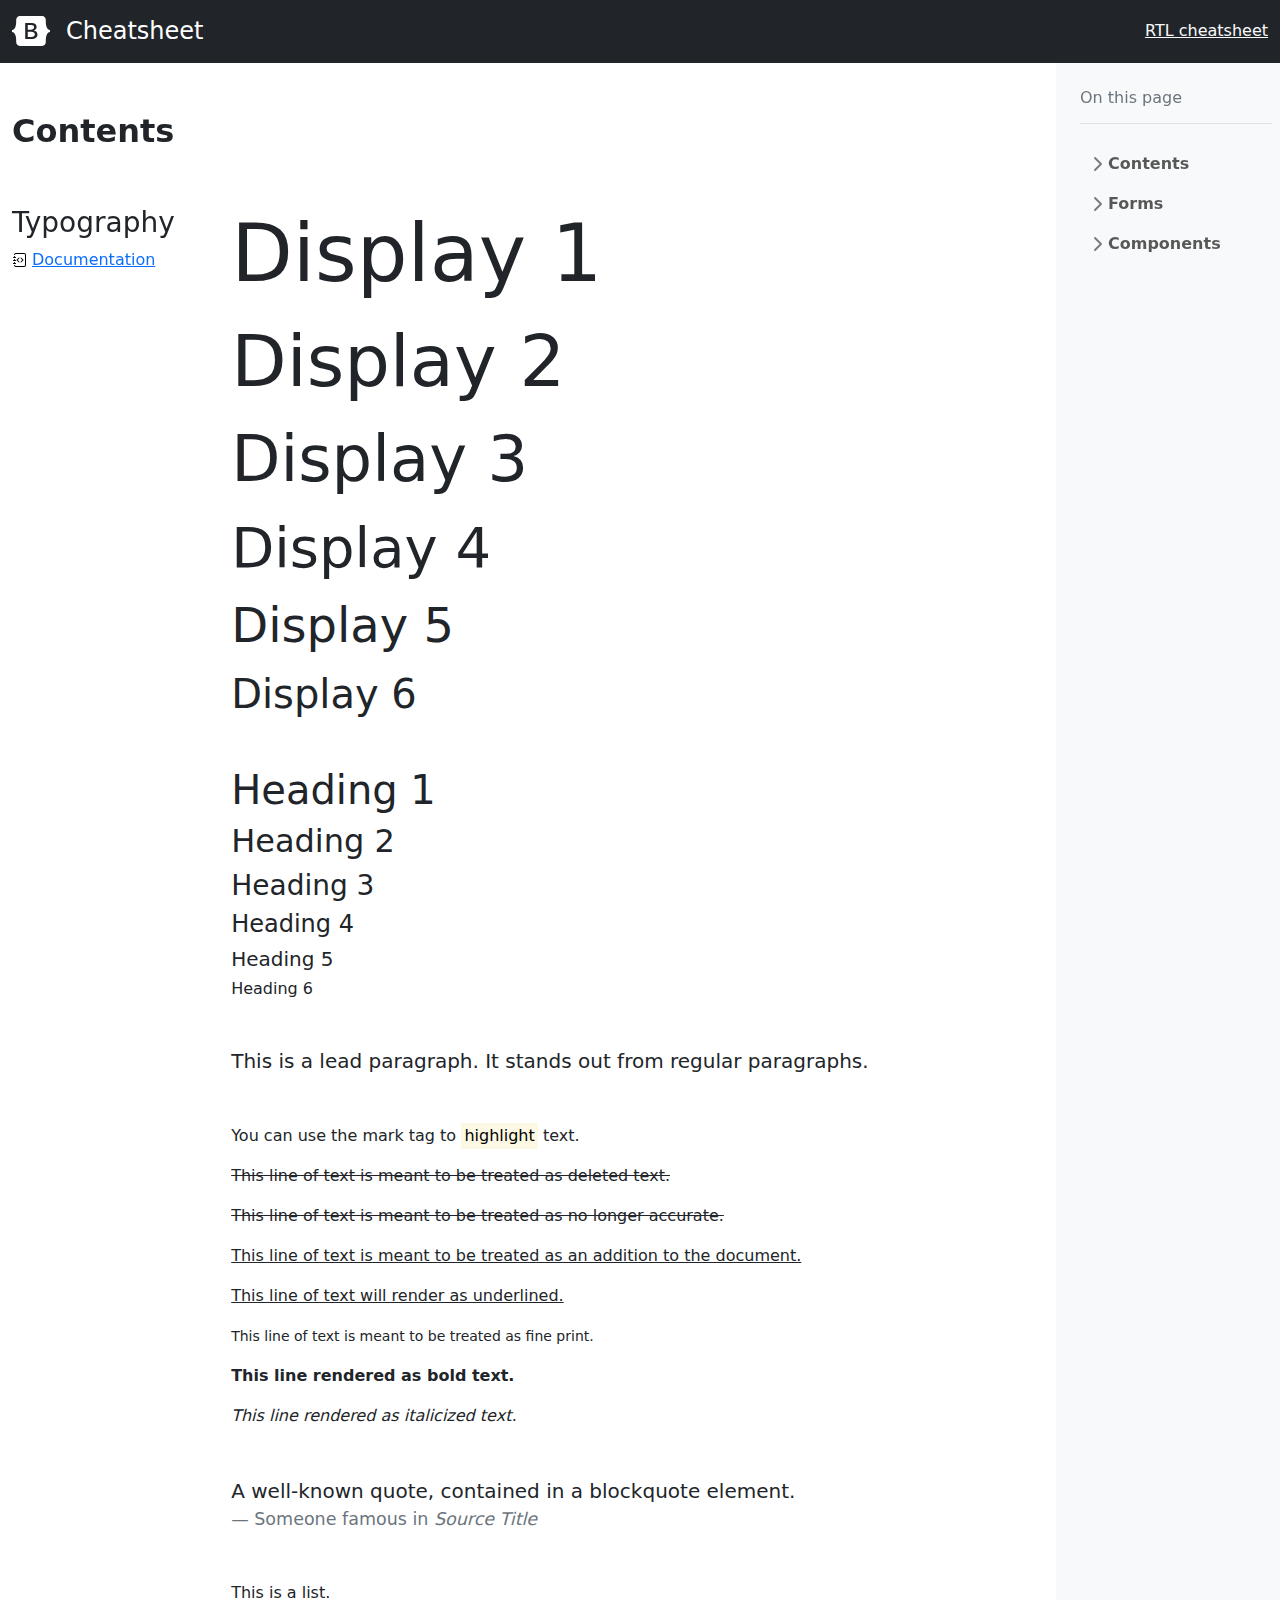
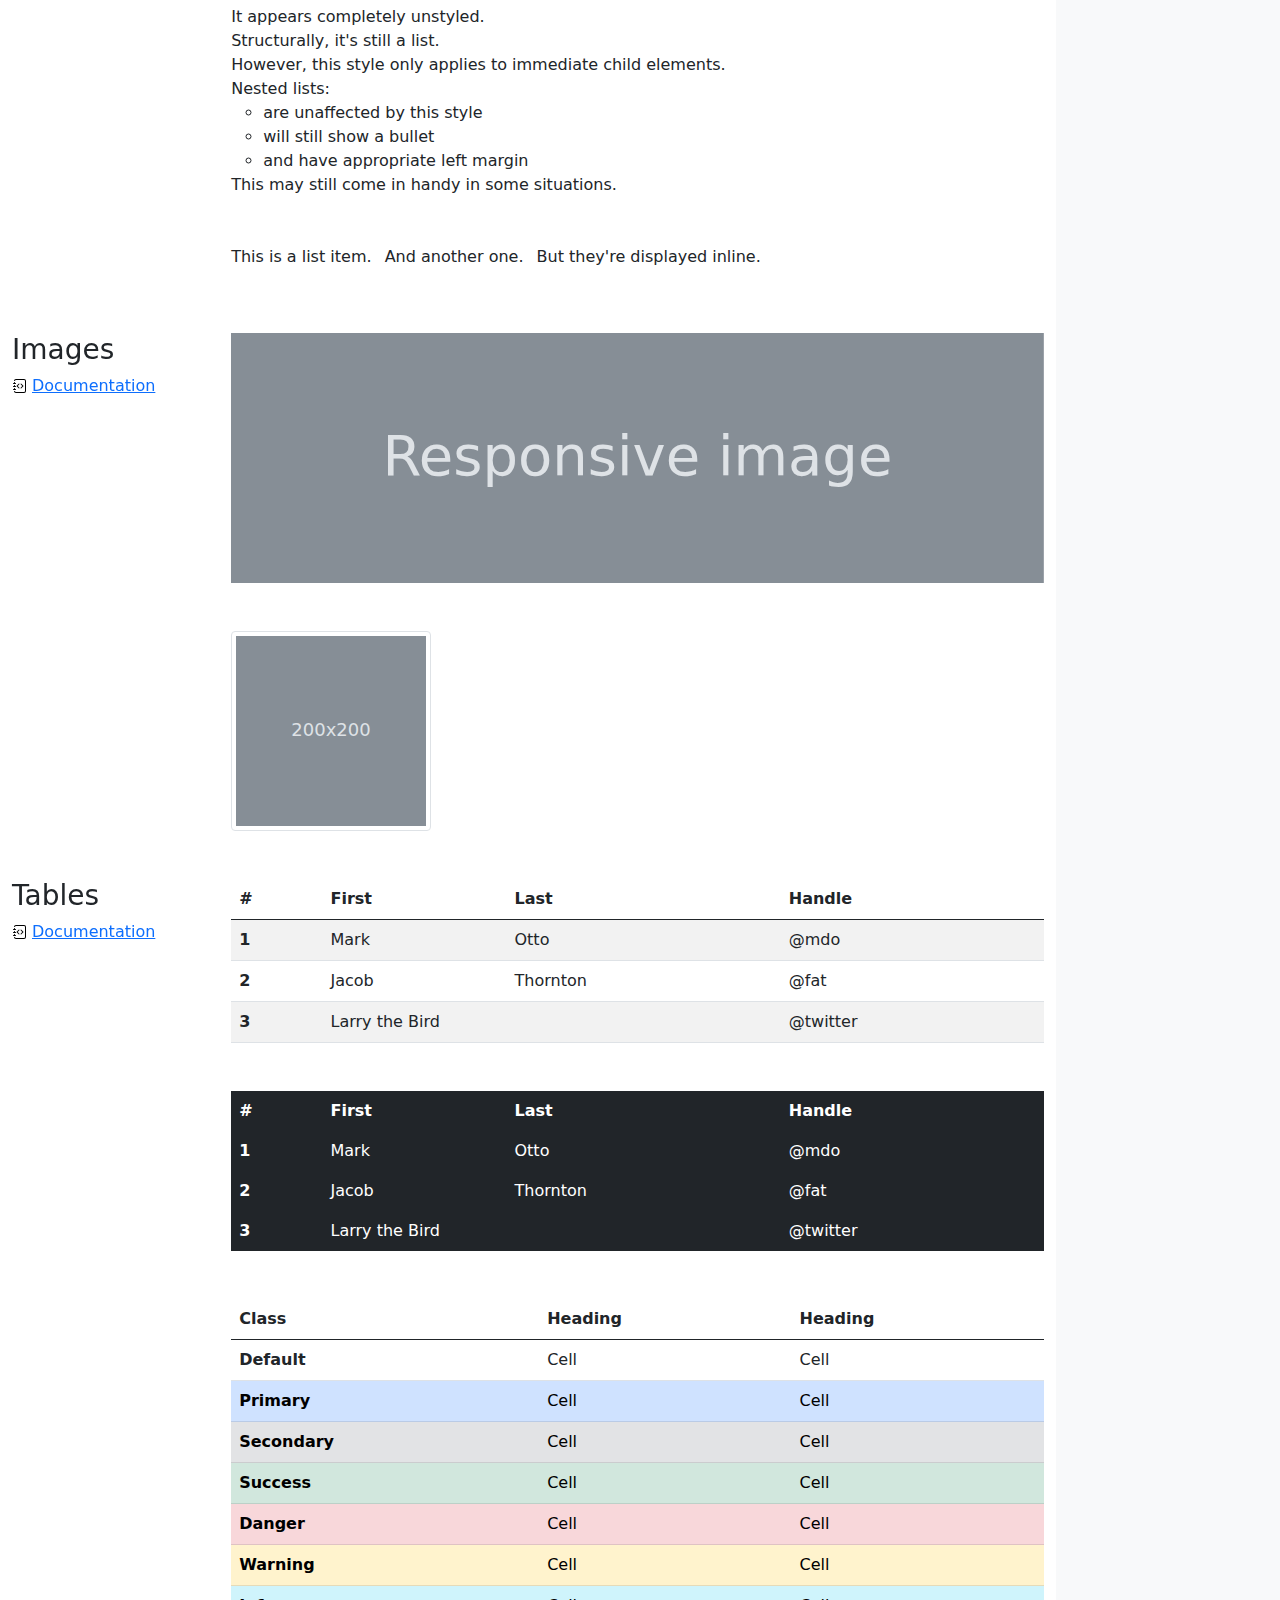
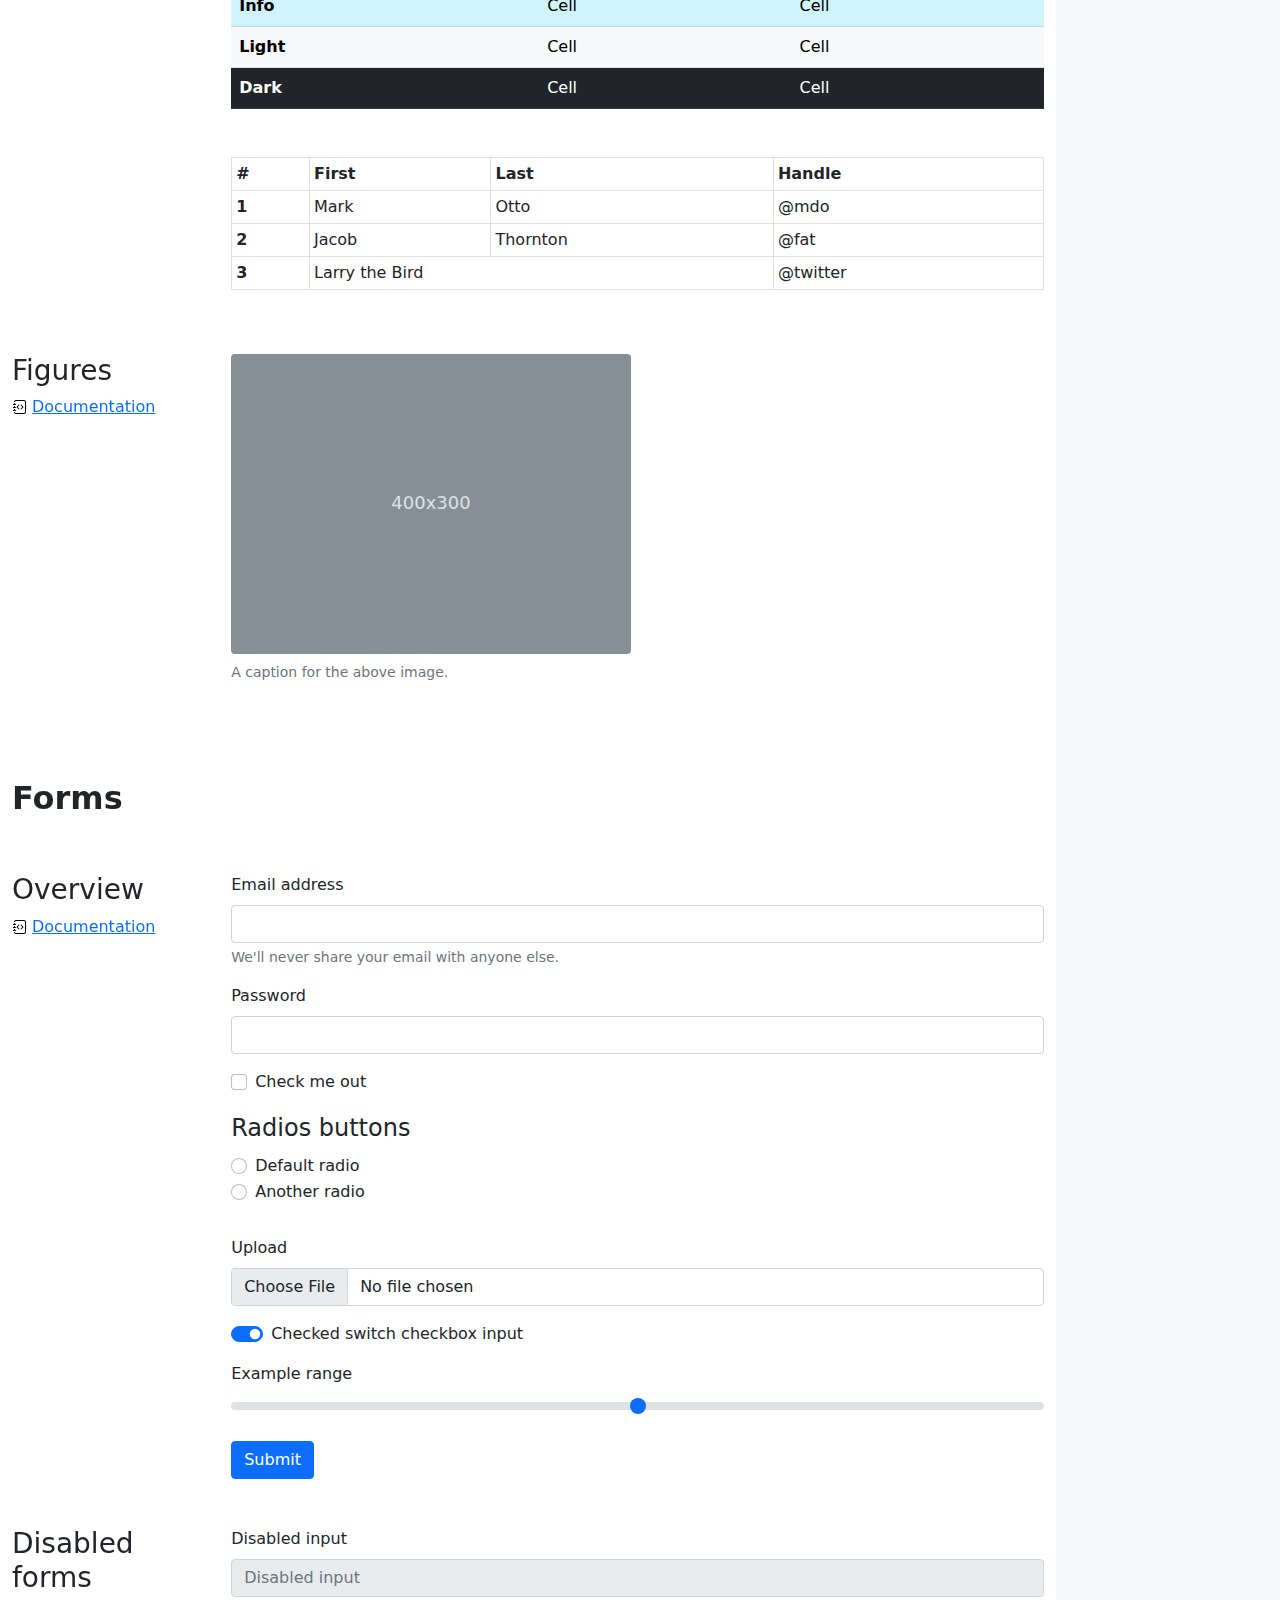
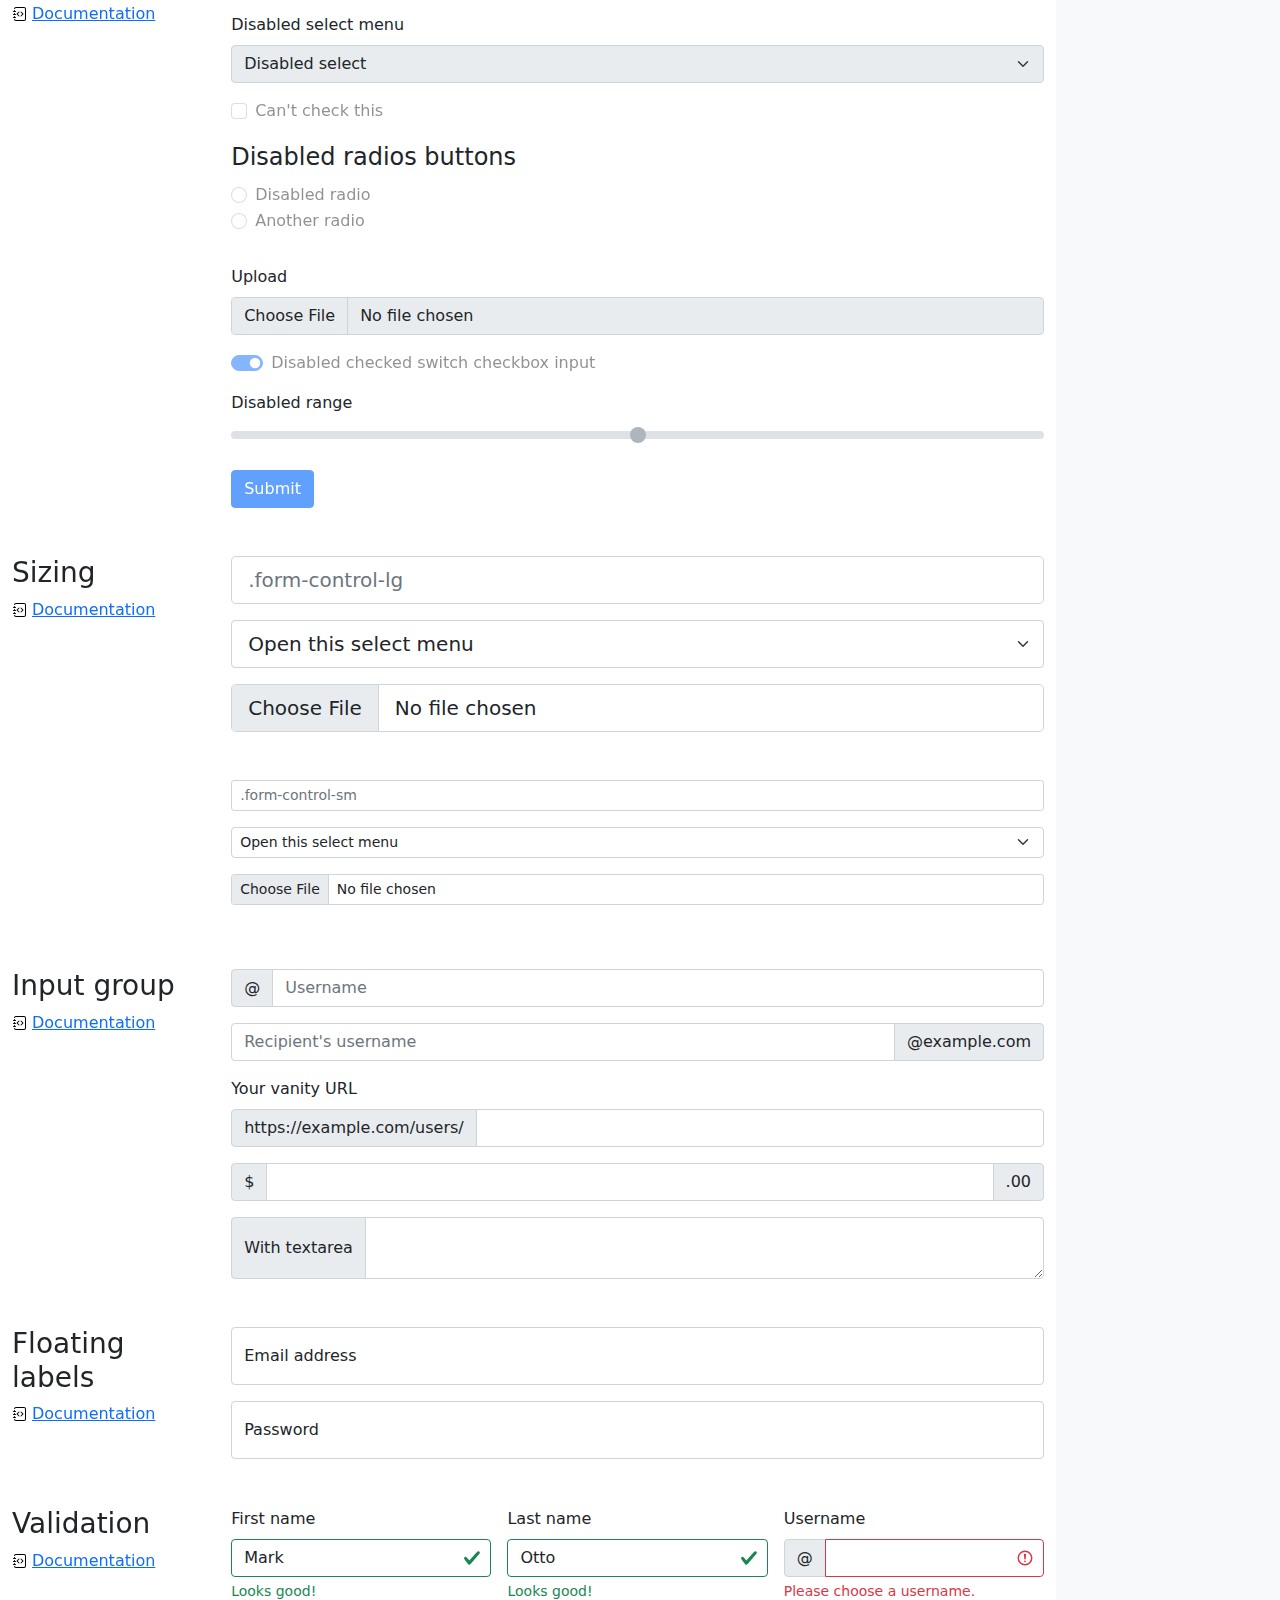
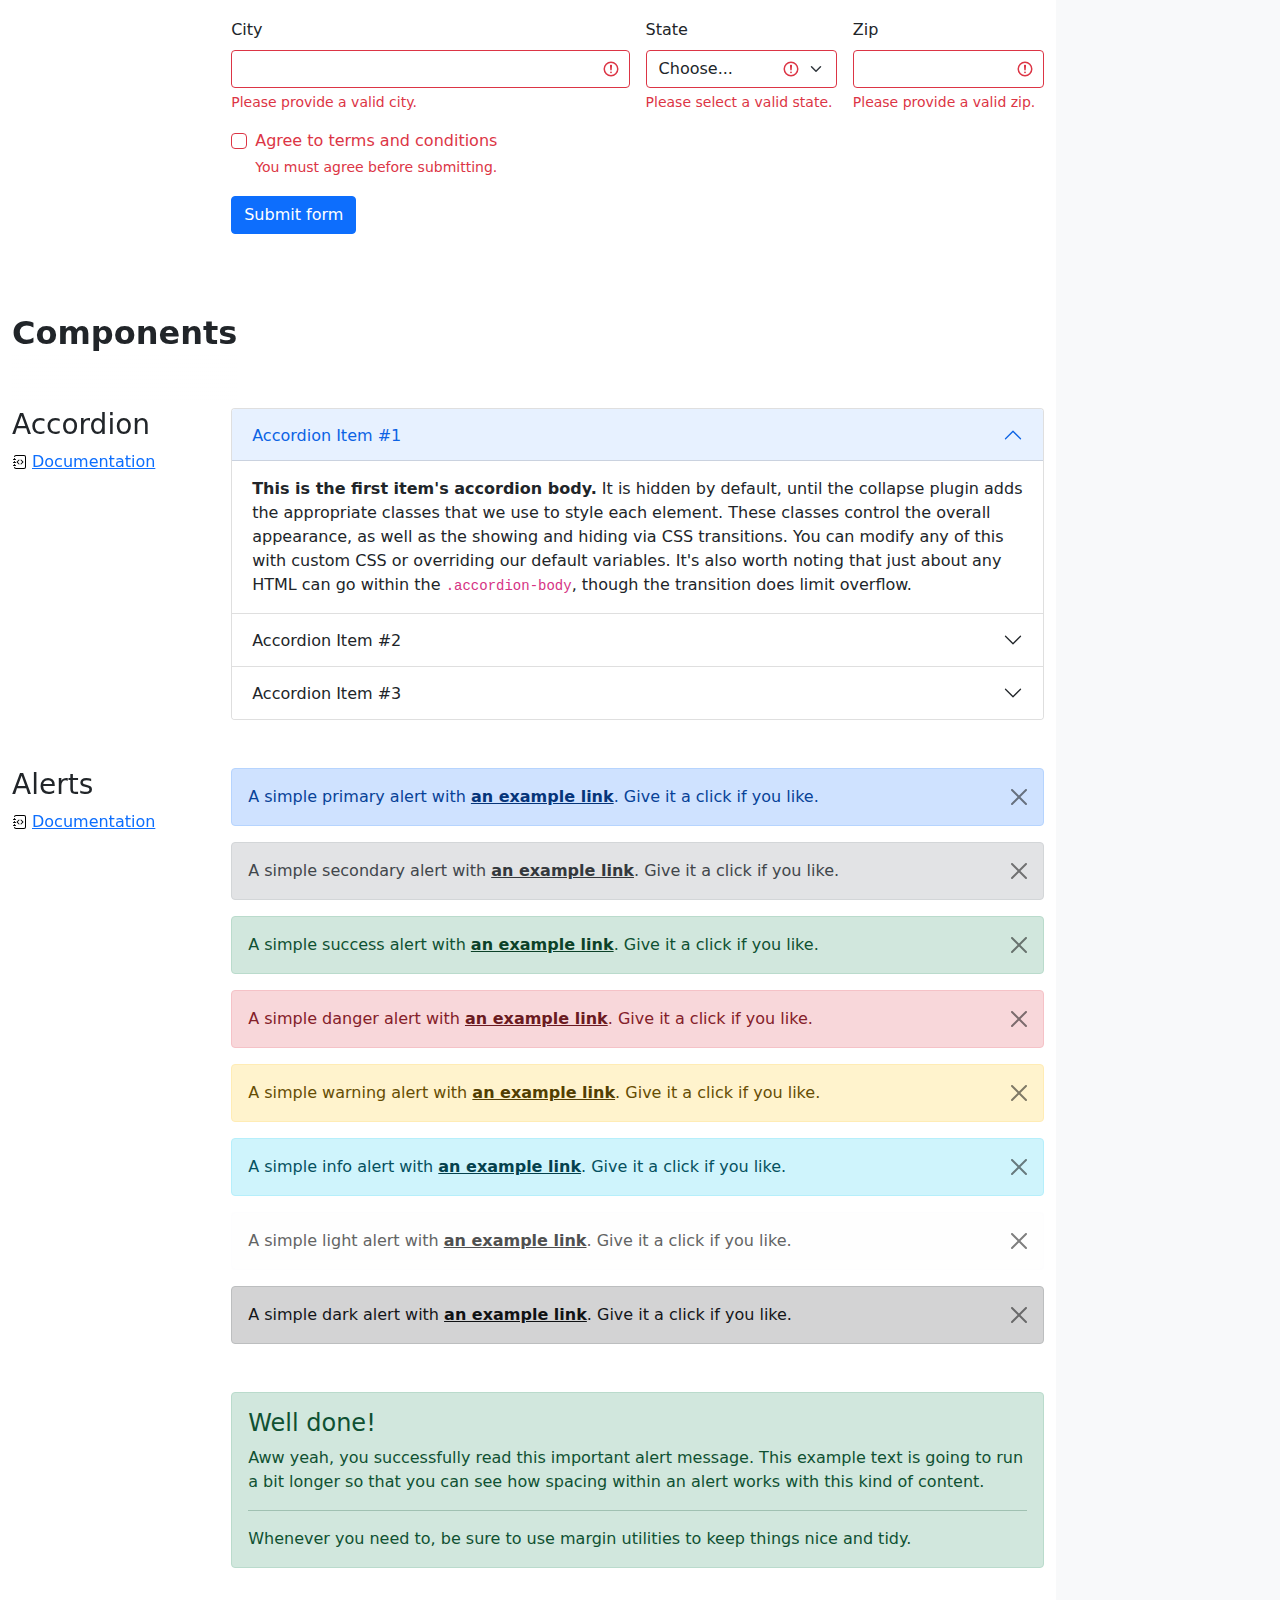
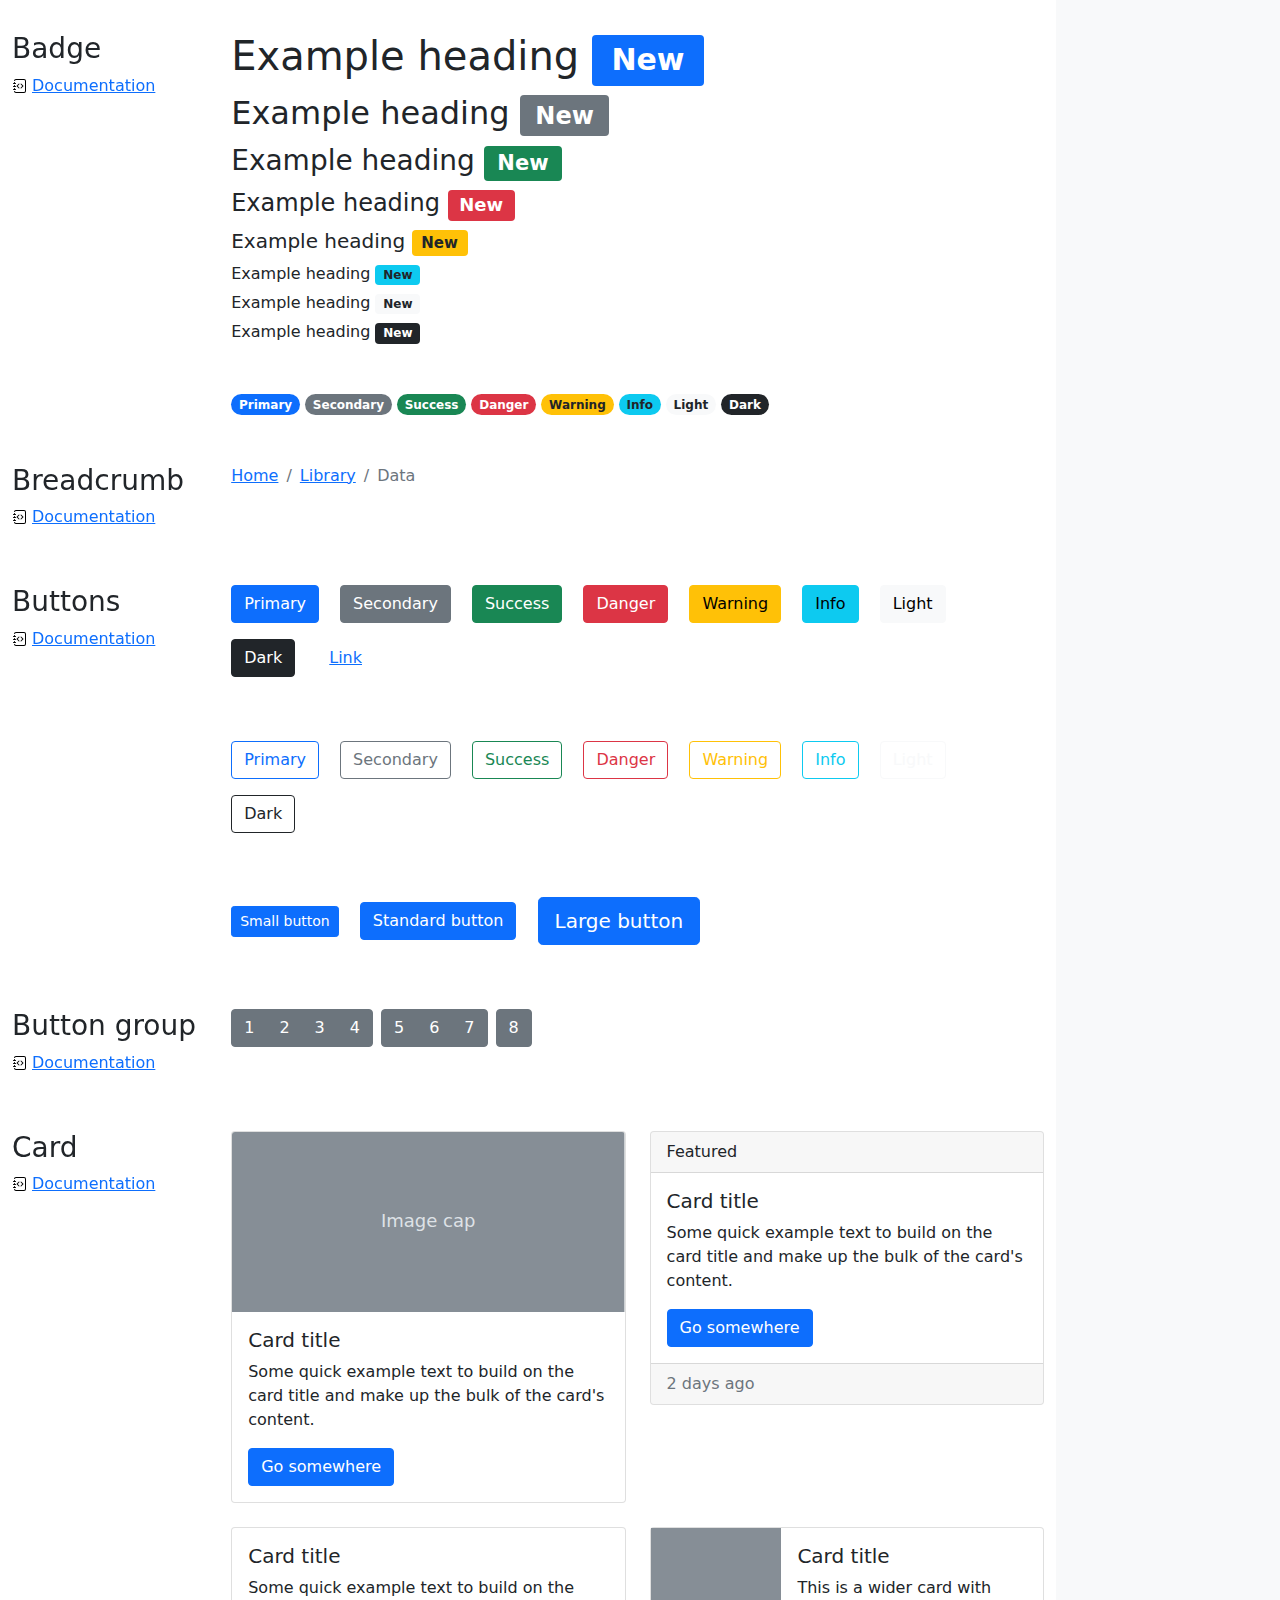
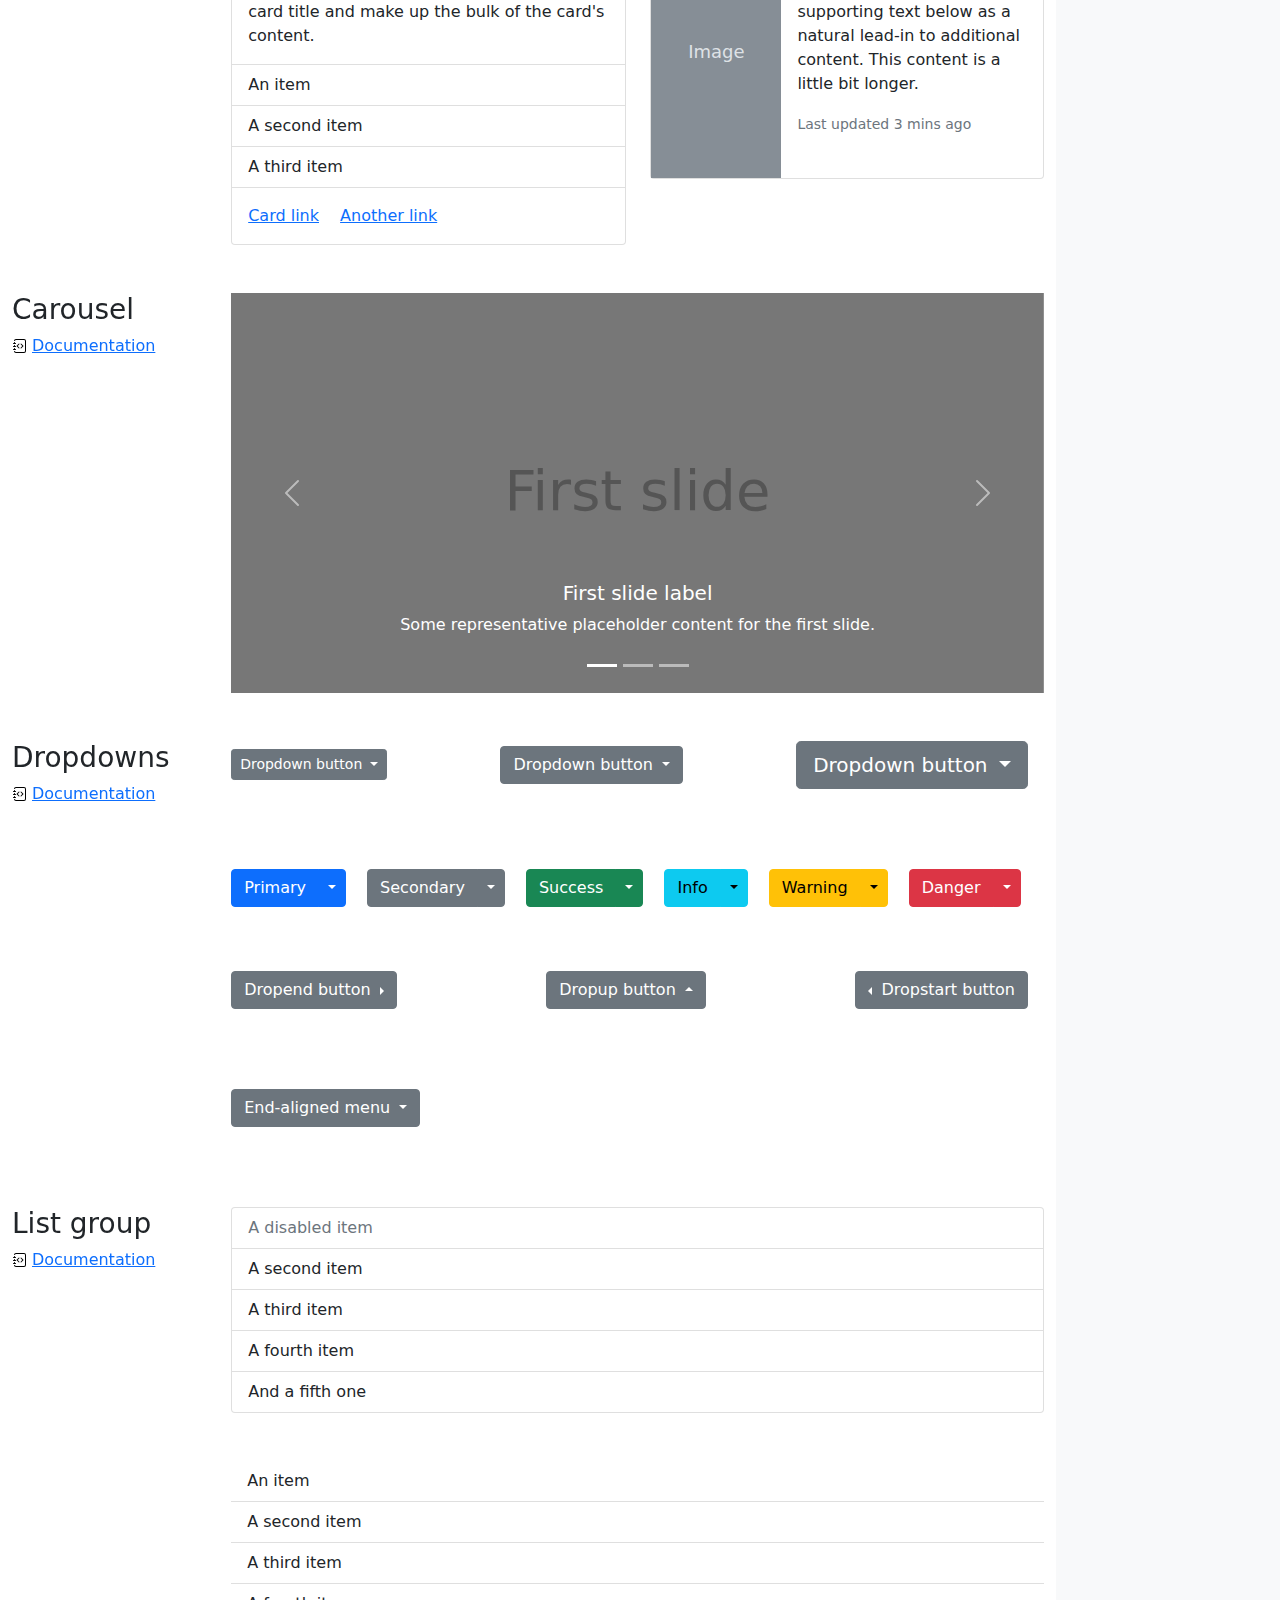
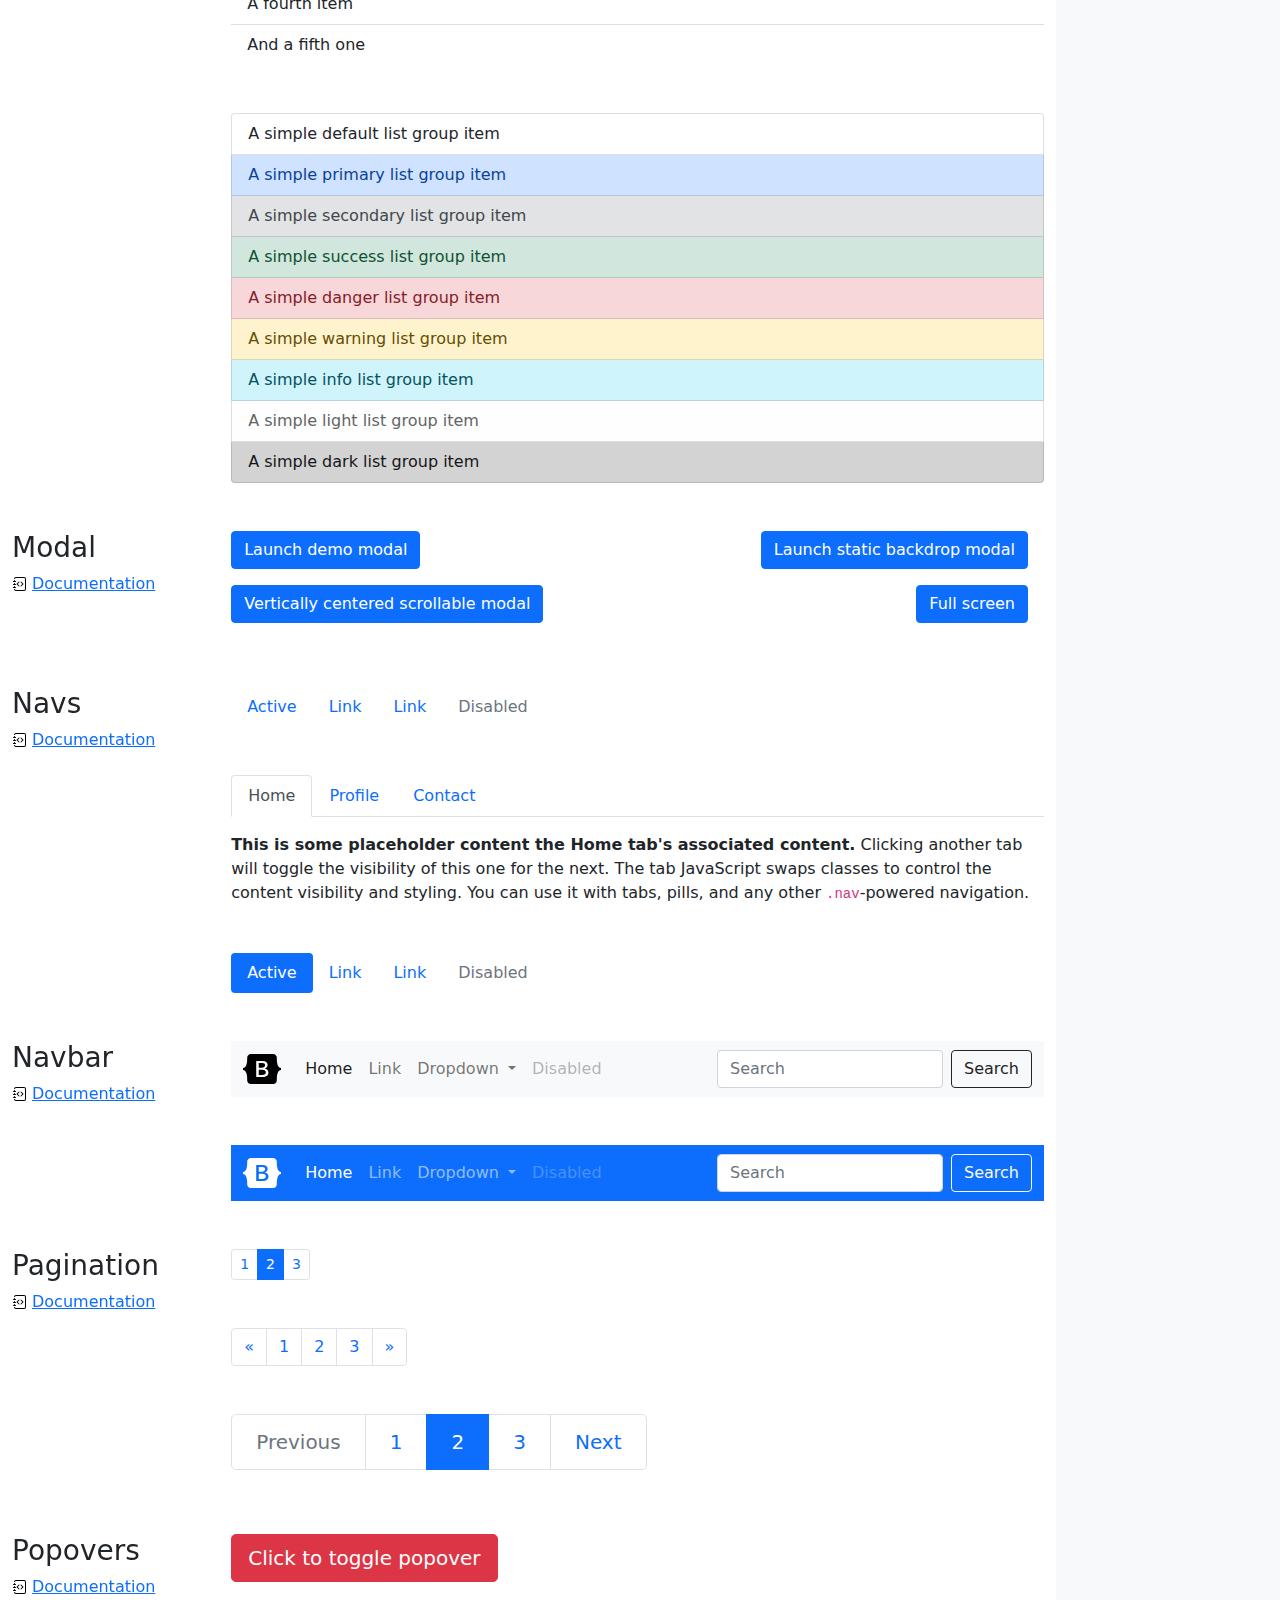
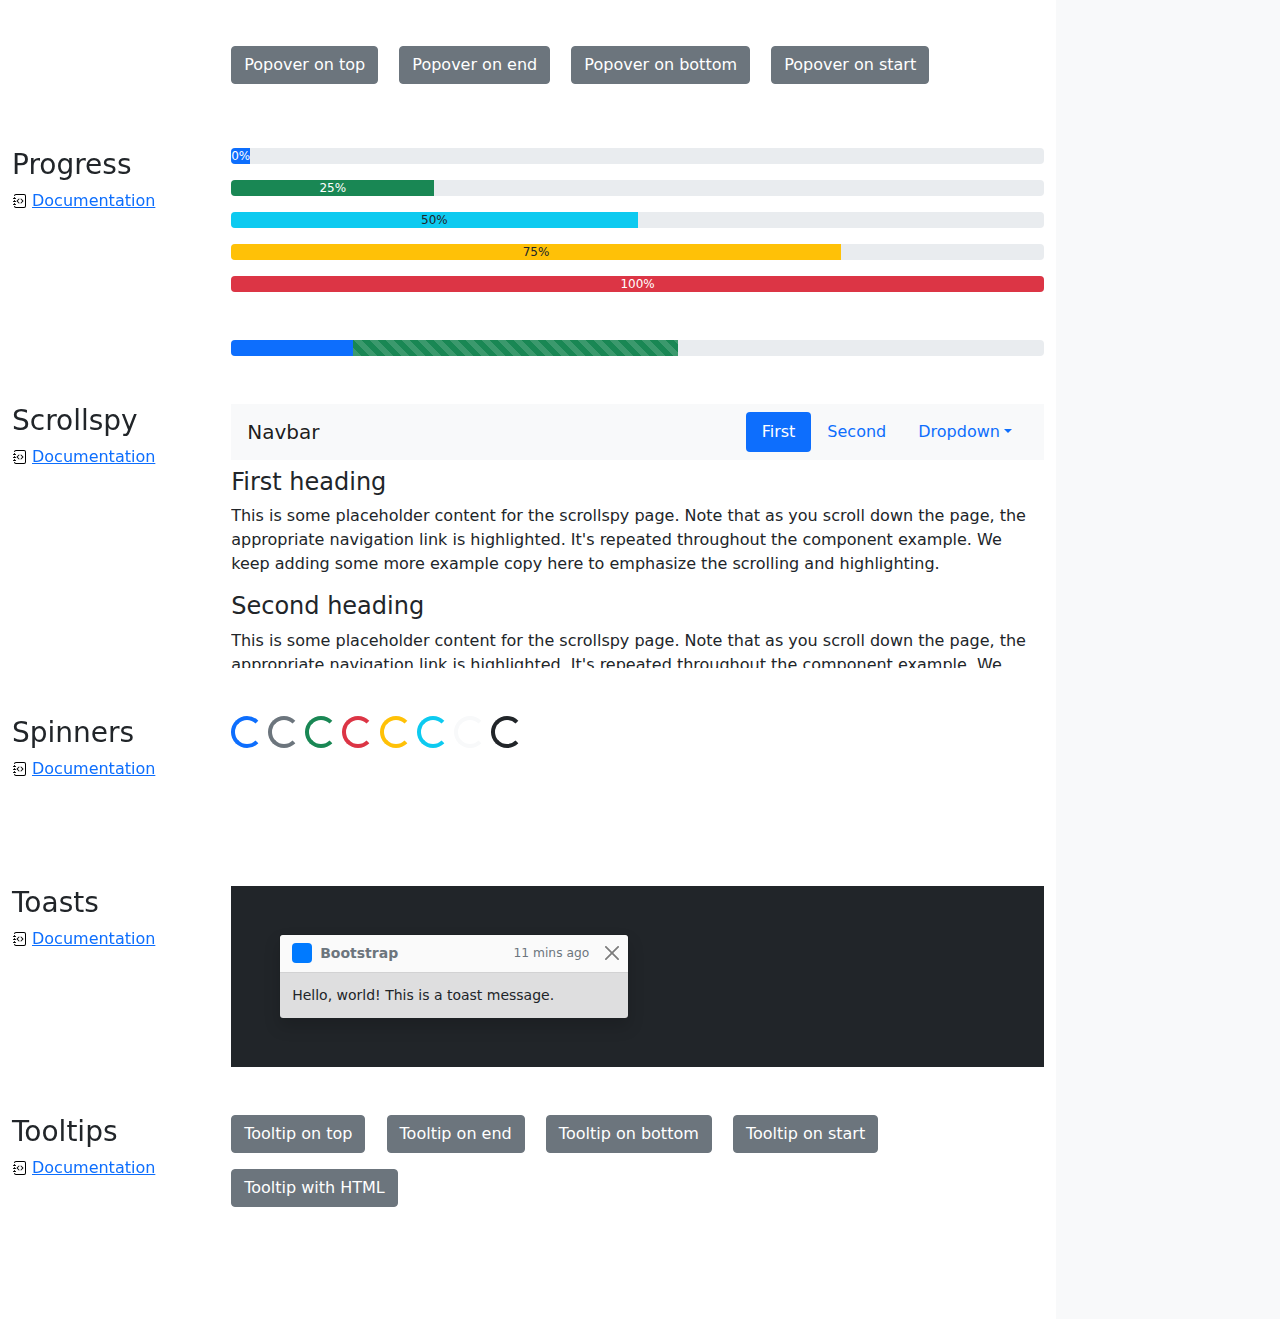
<file: BootstrapProject/bootstrap-5.0.2-examples/cheatsheet/index.html>
<!doctype html>
<html lang="en">
  <head>
    <meta charset="utf-8">
    <meta name="viewport" content="width=device-width, initial-scale=1">
    <meta name="description" content="">
    <meta name="author" content="Mark Otto, Jacob Thornton, and Bootstrap contributors">
    <meta name="generator" content="Hugo 0.84.0">
    <title>Cheatsheet · Bootstrap v5.0</title>

    <link rel="canonical" href="https://getbootstrap.com/docs/5.0/examples/cheatsheet/">

    

    <!-- Bootstrap core CSS -->
<link href="../assets/dist/css/bootstrap.min.css" rel="stylesheet">

    <style>
      .bd-placeholder-img {
        font-size: 1.125rem;
        text-anchor: middle;
        -webkit-user-select: none;
        -moz-user-select: none;
        user-select: none;
      }

      @media (min-width: 768px) {
        .bd-placeholder-img-lg {
          font-size: 3.5rem;
        }
      }
    </style>

    
    <!-- Custom styles for this template -->
    <link href="cheatsheet.css" rel="stylesheet">
  </head>
  <body class="bg-light">
    
<header class="bd-header bg-dark py-3 d-flex align-items-stretch border-bottom border-dark">
  <div class="container-fluid d-flex align-items-center">
    <h1 class="d-flex align-items-center fs-4 text-white mb-0">
      <img src="../assets/brand/bootstrap-logo-white.svg" width="38" height="30" class="me-3" alt="Bootstrap">
      Cheatsheet
    </h1>
    <a href="../examples/cheatsheet-rtl/" class="ms-auto link-light" hreflang="ar">RTL cheatsheet</a>
  </div>
</header>
<aside class="bd-aside sticky-xl-top text-muted align-self-start mb-3 mb-xl-5 px-2">
  <h2 class="h6 pt-4 pb-3 mb-4 border-bottom">On this page</h2>
  <nav class="small" id="toc">
    <ul class="list-unstyled">
      <li class="my-2">
        <button class="btn d-inline-flex align-items-center collapsed" data-bs-toggle="collapse" aria-expanded="false" data-bs-target="#contents-collapse" aria-controls="contents-collapse">Contents</button>
        <ul class="list-unstyled ps-3 collapse" id="contents-collapse">
          <li><a class="d-inline-flex align-items-center rounded" href="#typography">Typography</a></li>
          <li><a class="d-inline-flex align-items-center rounded" href="#images">Images</a></li>
          <li><a class="d-inline-flex align-items-center rounded" href="#tables">Tables</a></li>
          <li><a class="d-inline-flex align-items-center rounded" href="#figures">Figures</a></li>
        </ul>
      </li>
      <li class="my-2">
        <button class="btn d-inline-flex align-items-center collapsed" data-bs-toggle="collapse" aria-expanded="false" data-bs-target="#forms-collapse" aria-controls="forms-collapse">Forms</button>
        <ul class="list-unstyled ps-3 collapse" id="forms-collapse">
          <li><a class="d-inline-flex align-items-center rounded" href="#overview">Overview</a></li>
          <li><a class="d-inline-flex align-items-center rounded" href="#disabled-forms">Disabled forms</a></li>
          <li><a class="d-inline-flex align-items-center rounded" href="#sizing">Sizing</a></li>
          <li><a class="d-inline-flex align-items-center rounded" href="#input-group">Input group</a></li>
          <li><a class="d-inline-flex align-items-center rounded" href="#floating-labels">Floating labels</a></li>
          <li><a class="d-inline-flex align-items-center rounded" href="#validation">Validation</a></li>
        </ul>
      </li>
      <li class="my-2">
        <button class="btn d-inline-flex align-items-center collapsed" data-bs-toggle="collapse" aria-expanded="false" data-bs-target="#components-collapse" aria-controls="components-collapse">Components</button>
        <ul class="list-unstyled ps-3 collapse" id="components-collapse">
          <li><a class="d-inline-flex align-items-center rounded" href="#accordion">Accordion</a></li>
          <li><a class="d-inline-flex align-items-center rounded" href="#alerts">Alerts</a></li>
          <li><a class="d-inline-flex align-items-center rounded" href="#badge">Badge</a></li>
          <li><a class="d-inline-flex align-items-center rounded" href="#breadcrumb">Breadcrumb</a></li>
          <li><a class="d-inline-flex align-items-center rounded" href="#buttons">Buttons</a></li>
          <li><a class="d-inline-flex align-items-center rounded" href="#button-group">Button group</a></li>
          <li><a class="d-inline-flex align-items-center rounded" href="#card">Card</a></li>
          <li><a class="d-inline-flex align-items-center rounded" href="#carousel">Carousel</a></li>
          <li><a class="d-inline-flex align-items-center rounded" href="#dropdowns">Dropdowns</a></li>
          <li><a class="d-inline-flex align-items-center rounded" href="#list-group">List group</a></li>
          <li><a class="d-inline-flex align-items-center rounded" href="#modal">Modal</a></li>
          <li><a class="d-inline-flex align-items-center rounded" href="#navs">Navs</a></li>
          <li><a class="d-inline-flex align-items-center rounded" href="#navbar">Navbar</a></li>
          <li><a class="d-inline-flex align-items-center rounded" href="#pagination">Pagination</a></li>
          <li><a class="d-inline-flex align-items-center rounded" href="#popovers">Popovers</a></li>
          <li><a class="d-inline-flex align-items-center rounded" href="#progress">Progress</a></li>
          <li><a class="d-inline-flex align-items-center rounded" href="#scrollspy">Scrollspy</a></li>
          <li><a class="d-inline-flex align-items-center rounded" href="#spinners">Spinners</a></li>
          <li><a class="d-inline-flex align-items-center rounded" href="#toasts">Toasts</a></li>
          <li><a class="d-inline-flex align-items-center rounded" href="#tooltips">Tooltips</a></li>
        </ul>
      </li>
    </ul>
  </nav>
</aside>
<div class="bd-cheatsheet container-fluid bg-body">
  <section id="content">
    <h2 class="sticky-xl-top fw-bold pt-3 pt-xl-5 pb-2 pb-xl-3">Contents</h2>

    <article class="my-3" id="typography">
      <div class="bd-heading sticky-xl-top align-self-start mt-5 mb-3 mt-xl-0 mb-xl-2">
        <h3>Typography</h3>
        <a class="d-flex align-items-center" href="../content/typography/">Documentation</a>
      </div>

      <div>
        <div class="bd-example">
        <p class="display-1">Display 1</p>
        <p class="display-2">Display 2</p>
        <p class="display-3">Display 3</p>
        <p class="display-4">Display 4</p>
        <p class="display-5">Display 5</p>
        <p class="display-6">Display 6</p>
        </div>

        <div class="bd-example">
        <p class="h1">Heading 1</p>
        <p class="h2">Heading 2</p>
        <p class="h3">Heading 3</p>
        <p class="h4">Heading 4</p>
        <p class="h5">Heading 5</p>
        <p class="h6">Heading 6</p>
        </div>

        <div class="bd-example">
        <p class="lead">
          This is a lead paragraph. It stands out from regular paragraphs.
        </p>
        </div>

        <div class="bd-example">
        <p>You can use the mark tag to <mark>highlight</mark> text.</p>
        <p><del>This line of text is meant to be treated as deleted text.</del></p>
        <p><s>This line of text is meant to be treated as no longer accurate.</s></p>
        <p><ins>This line of text is meant to be treated as an addition to the document.</ins></p>
        <p><u>This line of text will render as underlined.</u></p>
        <p><small>This line of text is meant to be treated as fine print.</small></p>
        <p><strong>This line rendered as bold text.</strong></p>
        <p><em>This line rendered as italicized text.</em></p>
        </div>

        <div class="bd-example">
        <blockquote class="blockquote">
          <p>A well-known quote, contained in a blockquote element.</p>
          <footer class="blockquote-footer">Someone famous in <cite title="Source Title">Source Title</cite></footer>
        </blockquote>
        </div>

        <div class="bd-example">
        <ul class="list-unstyled">
          <li>This is a list.</li>
          <li>It appears completely unstyled.</li>
          <li>Structurally, it's still a list.</li>
          <li>However, this style only applies to immediate child elements.</li>
          <li>Nested lists:
            <ul>
              <li>are unaffected by this style</li>
              <li>will still show a bullet</li>
              <li>and have appropriate left margin</li>
            </ul>
          </li>
          <li>This may still come in handy in some situations.</li>
        </ul>
        </div>

        <div class="bd-example">
        <ul class="list-inline">
          <li class="list-inline-item">This is a list item.</li>
          <li class="list-inline-item">And another one.</li>
          <li class="list-inline-item">But they're displayed inline.</li>
        </ul>
        </div>
      </div>
    </article>
    <article class="my-3" id="images">
      <div class="bd-heading sticky-xl-top align-self-start mt-5 mb-3 mt-xl-0 mb-xl-2">
        <h3>Images</h3>
        <a class="d-flex align-items-center" href="../content/images/">Documentation</a>
      </div>

      <div>
        <div class="bd-example">
        <svg class="bd-placeholder-img bd-placeholder-img-lg img-fluid" width="100%" height="250" xmlns="http://www.w3.org/2000/svg" role="img" aria-label="Placeholder: Responsive image" preserveAspectRatio="xMidYMid slice" focusable="false"><title>Placeholder</title><rect width="100%" height="100%" fill="#868e96"/><text x="50%" y="50%" fill="#dee2e6" dy=".3em">Responsive image</text></svg>

        </div>

        <div class="bd-example">
        <svg class="bd-placeholder-img img-thumbnail" width="200" height="200" xmlns="http://www.w3.org/2000/svg" role="img" aria-label="A generic square placeholder image with a white border around it, making it resemble a photograph taken with an old instant camera: 200x200" preserveAspectRatio="xMidYMid slice" focusable="false"><title>A generic square placeholder image with a white border around it, making it resemble a photograph taken with an old instant camera</title><rect width="100%" height="100%" fill="#868e96"/><text x="50%" y="50%" fill="#dee2e6" dy=".3em">200x200</text></svg>

        </div>
      </div>
    </article>
    <article class="my-3" id="tables">
      <div class="bd-heading sticky-xl-top align-self-start mt-5 mb-3 mt-xl-0 mb-xl-2">
        <h3>Tables</h3>
        <a class="d-flex align-items-center" href="../content/tables/">Documentation</a>
      </div>

      <div>
        <div class="bd-example">
        <table class="table table-striped">
          <thead>
          <tr>
            <th scope="col">#</th>
            <th scope="col">First</th>
            <th scope="col">Last</th>
            <th scope="col">Handle</th>
          </tr>
          </thead>
          <tbody>
          <tr>
            <th scope="row">1</th>
            <td>Mark</td>
            <td>Otto</td>
            <td>@mdo</td>
          </tr>
          <tr>
            <th scope="row">2</th>
            <td>Jacob</td>
            <td>Thornton</td>
            <td>@fat</td>
          </tr>
          <tr>
            <th scope="row">3</th>
            <td colspan="2">Larry the Bird</td>
            <td>@twitter</td>
          </tr>
          </tbody>
        </table>
        </div>

        <div class="bd-example">
        <table class="table table-dark table-borderless">
          <thead>
          <tr>
            <th scope="col">#</th>
            <th scope="col">First</th>
            <th scope="col">Last</th>
            <th scope="col">Handle</th>
          </tr>
          </thead>
          <tbody>
          <tr>
            <th scope="row">1</th>
            <td>Mark</td>
            <td>Otto</td>
            <td>@mdo</td>
          </tr>
          <tr>
            <th scope="row">2</th>
            <td>Jacob</td>
            <td>Thornton</td>
            <td>@fat</td>
          </tr>
          <tr>
            <th scope="row">3</th>
            <td colspan="2">Larry the Bird</td>
            <td>@twitter</td>
          </tr>
          </tbody>
        </table>
        </div>

        <div class="bd-example">
        <table class="table table-hover">
          <thead>
          <tr>
            <th scope="col">Class</th>
            <th scope="col">Heading</th>
            <th scope="col">Heading</th>
          </tr>
          </thead>
          <tbody>
          <tr>
            <th scope="row">Default</th>
            <td>Cell</td>
            <td>Cell</td>
          </tr>
          
          <tr class="table-primary">
            <th scope="row">Primary</th>
            <td>Cell</td>
            <td>Cell</td>
          </tr>
          <tr class="table-secondary">
            <th scope="row">Secondary</th>
            <td>Cell</td>
            <td>Cell</td>
          </tr>
          <tr class="table-success">
            <th scope="row">Success</th>
            <td>Cell</td>
            <td>Cell</td>
          </tr>
          <tr class="table-danger">
            <th scope="row">Danger</th>
            <td>Cell</td>
            <td>Cell</td>
          </tr>
          <tr class="table-warning">
            <th scope="row">Warning</th>
            <td>Cell</td>
            <td>Cell</td>
          </tr>
          <tr class="table-info">
            <th scope="row">Info</th>
            <td>Cell</td>
            <td>Cell</td>
          </tr>
          <tr class="table-light">
            <th scope="row">Light</th>
            <td>Cell</td>
            <td>Cell</td>
          </tr>
          <tr class="table-dark">
            <th scope="row">Dark</th>
            <td>Cell</td>
            <td>Cell</td>
          </tr>
          </tbody>
        </table>
        </div>

        <div class="bd-example">
        <table class="table table-sm table-bordered">
          <thead>
          <tr>
            <th scope="col">#</th>
            <th scope="col">First</th>
            <th scope="col">Last</th>
            <th scope="col">Handle</th>
          </tr>
          </thead>
          <tbody>
          <tr>
            <th scope="row">1</th>
            <td>Mark</td>
            <td>Otto</td>
            <td>@mdo</td>
          </tr>
          <tr>
            <th scope="row">2</th>
            <td>Jacob</td>
            <td>Thornton</td>
            <td>@fat</td>
          </tr>
          <tr>
            <th scope="row">3</th>
            <td colspan="2">Larry the Bird</td>
            <td>@twitter</td>
          </tr>
          </tbody>
        </table>
        </div>
      </div>
    </article>
    <article class="my-3" id="figures">
      <div class="bd-heading sticky-xl-top align-self-start mt-5 mb-3 mt-xl-0 mb-xl-2">
        <h3>Figures</h3>
        <a class="d-flex align-items-center" href="../content/figures/">Documentation</a>
      </div>

      <div>
        <div class="bd-example">
        <figure class="figure">
          <svg class="bd-placeholder-img figure-img img-fluid rounded" width="400" height="300" xmlns="http://www.w3.org/2000/svg" role="img" aria-label="Placeholder: 400x300" preserveAspectRatio="xMidYMid slice" focusable="false"><title>Placeholder</title><rect width="100%" height="100%" fill="#868e96"/><text x="50%" y="50%" fill="#dee2e6" dy=".3em">400x300</text></svg>

          <figcaption class="figure-caption">A caption for the above image.</figcaption>
        </figure>
        </div>
      </div>
    </article>
  </section>

  <section id="forms">
    <h2 class="sticky-xl-top fw-bold pt-3 pt-xl-5 pb-2 pb-xl-3">Forms</h2>

    <article class="my-3" id="overview">
      <div class="bd-heading sticky-xl-top align-self-start mt-5 mb-3 mt-xl-0 mb-xl-2">
        <h3>Overview</h3>
        <a class="d-flex align-items-center" href="../forms/overview/">Documentation</a>
      </div>

      <div>
        <div class="bd-example">
        <form>
          <div class="mb-3">
            <label for="exampleInputEmail1" class="form-label">Email address</label>
            <input type="email" class="form-control" id="exampleInputEmail1" aria-describedby="emailHelp">
            <div id="emailHelp" class="form-text">We'll never share your email with anyone else.</div>
          </div>
          <div class="mb-3">
            <label for="exampleInputPassword1" class="form-label">Password</label>
            <input type="password" class="form-control" id="exampleInputPassword1">
          </div>
          <div class="mb-3 form-check">
            <input type="checkbox" class="form-check-input" id="exampleCheck1">
            <label class="form-check-label" for="exampleCheck1">Check me out</label>
          </div>
          <fieldset class="mb-3">
            <legend>Radios buttons</legend>
            <div class="form-check">
              <input type="radio" name="radios" class="form-check-input" id="exampleRadio1">
              <label class="form-check-label" for="exampleRadio1">Default radio</label>
            </div>
            <div class="mb-3 form-check">
              <input type="radio" name="radios" class="form-check-input" id="exampleRadio2">
              <label class="form-check-label" for="exampleRadio2">Another radio</label>
            </div>
          </fieldset>
          <div class="mb-3">
            <label class="form-label" for="customFile">Upload</label>
            <input type="file" class="form-control" id="customFile">
          </div>
          <div class="mb-3 form-check form-switch">
            <input class="form-check-input" type="checkbox" id="flexSwitchCheckChecked" checked>
            <label class="form-check-label" for="flexSwitchCheckChecked">Checked switch checkbox input</label>
          </div>
          <div class="mb-3">
            <label for="customRange3" class="form-label">Example range</label>
            <input type="range" class="form-range" min="0" max="5" step="0.5" id="customRange3">
          </div>
          <button type="submit" class="btn btn-primary">Submit</button>
        </form>
        </div>
      </div>
    </article>
    <article class="my-3" id="disabled-forms">
      <div class="bd-heading sticky-xl-top align-self-start mt-5 mb-3 mt-xl-0 mb-xl-2">
        <h3>Disabled forms</h3>
        <a class="d-flex align-items-center" href="../forms/overview/#disabled-forms">Documentation</a>
      </div>

      <div>
        <div class="bd-example">
        <form>
          <fieldset disabled aria-label="Disabled fieldset example">
            <div class="mb-3">
              <label for="disabledTextInput" class="form-label">Disabled input</label>
              <input type="text" id="disabledTextInput" class="form-control" placeholder="Disabled input">
            </div>
            <div class="mb-3">
              <label for="disabledSelect" class="form-label">Disabled select menu</label>
              <select id="disabledSelect" class="form-select">
                <option>Disabled select</option>
              </select>
            </div>
            <div class="mb-3">
              <div class="form-check">
                <input class="form-check-input" type="checkbox" id="disabledFieldsetCheck" disabled>
                <label class="form-check-label" for="disabledFieldsetCheck">
                  Can't check this
                </label>
              </div>
            </div>
            <fieldset class="mb-3">
              <legend>Disabled radios buttons</legend>
              <div class="form-check">
                <input type="radio" name="radios" class="form-check-input" id="disabledRadio1" disabled>
                <label class="form-check-label" for="disabledRadio1">Disabled radio</label>
              </div>
              <div class="mb-3 form-check">
                <input type="radio" name="radios" class="form-check-input" id="disabledRadio2" disabled>
                <label class="form-check-label" for="disabledRadio2">Another radio</label>
              </div>
            </fieldset>
            <div class="mb-3">
              <label class="form-label" for="disabledCustomFile">Upload</label>
              <input type="file" class="form-control" id="disabledCustomFile" disabled>
            </div>
            <div class="mb-3 form-check form-switch">
              <input class="form-check-input" type="checkbox" id="disabledSwitchCheckChecked" checked disabled>
              <label class="form-check-label" for="disabledSwitchCheckChecked">Disabled checked switch checkbox input</label>
            </div>
            <div class="mb-3">
              <label for="disabledRange" class="form-label">Disabled range</label>
              <input type="range" class="form-range" min="0" max="5" step="0.5" id="disabledRange">
            </div>
            <button type="submit" class="btn btn-primary">Submit</button>
          </fieldset>
        </form>
        </div>
      </div>
    </article>
    <article class="my-3" id="sizing">
      <div class="bd-heading sticky-xl-top align-self-start mt-5 mb-3 mt-xl-0 mb-xl-2">
        <h3>Sizing</h3>
        <a class="d-flex align-items-center" href="../forms/form-control/#sizing">Documentation</a>
      </div>

      <div>
        <div class="bd-example">
        <div class="mb-3">
          <input class="form-control form-control-lg" type="text" placeholder=".form-control-lg" aria-label=".form-control-lg example">
        </div>
        <div class="mb-3">
          <select class="form-select form-select-lg mb-3" aria-label=".form-select-lg example">
            <option selected>Open this select menu</option>
            <option value="1">One</option>
            <option value="2">Two</option>
            <option value="3">Three</option>
          </select>
        </div>
        <div class="mb-3">
          <input type="file" class="form-control form-control-lg" aria-label="Large file input example">
        </div>
        </div>

        <div class="bd-example">
        <div class="mb-3">
          <input class="form-control form-control-sm" type="text" placeholder=".form-control-sm" aria-label=".form-control-sm example">
        </div>
        <div class="mb-3">
          <select class="form-select form-select-sm" aria-label=".form-select-sm example">
            <option selected>Open this select menu</option>
            <option value="1">One</option>
            <option value="2">Two</option>
            <option value="3">Three</option>
          </select>
        </div>
        <div class="mb-3">
          <input type="file" class="form-control form-control-sm" aria-label="Small file input example">
        </div>
        </div>
      </div>
    </article>
    <article class="my-3" id="input-group">
      <div class="bd-heading sticky-xl-top align-self-start mt-5 mb-3 mt-xl-0 mb-xl-2">
        <h3>Input group</h3>
        <a class="d-flex align-items-center" href="../forms/input-group/">Documentation</a>
      </div>

      <div>
        <div class="bd-example">
        <div class="input-group mb-3">
          <span class="input-group-text" id="basic-addon1">@</span>
          <input type="text" class="form-control" placeholder="Username" aria-label="Username" aria-describedby="basic-addon1">
        </div>
        <div class="input-group mb-3">
          <input type="text" class="form-control" placeholder="Recipient's username" aria-label="Recipient's username" aria-describedby="basic-addon2">
          <span class="input-group-text" id="basic-addon2">@example.com</span>
        </div>
        <label for="basic-url" class="form-label">Your vanity URL</label>
        <div class="input-group mb-3">
          <span class="input-group-text" id="basic-addon3">https://example.com/users/</span>
          <input type="text" class="form-control" id="basic-url" aria-describedby="basic-addon3">
        </div>
        <div class="input-group mb-3">
          <span class="input-group-text">$</span>
          <input type="text" class="form-control" aria-label="Amount (to the nearest dollar)">
          <span class="input-group-text">.00</span>
        </div>
        <div class="input-group">
          <span class="input-group-text">With textarea</span>
          <textarea class="form-control" aria-label="With textarea"></textarea>
        </div>
        </div>
      </div>
    </article>
    <article class="my-3" id="floating-labels">
      <div class="bd-heading sticky-xl-top align-self-start mt-5 mb-3 mt-xl-0 mb-xl-2">
        <h3>Floating labels</h3>
        <a class="d-flex align-items-center" href="../forms/floating-labels/">Documentation</a>
      </div>

      <div>
        <div class="bd-example">
        <form>
          <div class="form-floating mb-3">
            <input type="email" class="form-control" id="floatingInput" placeholder="name@example.com">
            <label for="floatingInput">Email address</label>
          </div>
          <div class="form-floating">
            <input type="password" class="form-control" id="floatingPassword" placeholder="Password">
            <label for="floatingPassword">Password</label>
          </div>
        </form>
        </div>
      </div>
    </article>
    <article class="my-3" id="validation">
      <div class="bd-heading sticky-xl-top align-self-start mt-5 mb-3 mt-xl-0 mb-xl-2">
        <h3>Validation</h3>
        <a class="d-flex align-items-center" href="../forms/validation/">Documentation</a>
      </div>

      <div>
        <div class="bd-example">
        <form class="row g-3">
          <div class="col-md-4">
            <label for="validationServer01" class="form-label">First name</label>
            <input type="text" class="form-control is-valid" id="validationServer01" value="Mark" required>
            <div class="valid-feedback">
              Looks good!
            </div>
          </div>
          <div class="col-md-4">
            <label for="validationServer02" class="form-label">Last name</label>
            <input type="text" class="form-control is-valid" id="validationServer02" value="Otto" required>
            <div class="valid-feedback">
              Looks good!
            </div>
          </div>
          <div class="col-md-4">
            <label for="validationServerUsername" class="form-label">Username</label>
            <div class="input-group has-validation">
              <span class="input-group-text" id="inputGroupPrepend3">@</span>
              <input type="text" class="form-control is-invalid" id="validationServerUsername" aria-describedby="inputGroupPrepend3" required>
              <div class="invalid-feedback">
                Please choose a username.
              </div>
            </div>
          </div>
          <div class="col-md-6">
            <label for="validationServer03" class="form-label">City</label>
            <input type="text" class="form-control is-invalid" id="validationServer03" required>
            <div class="invalid-feedback">
              Please provide a valid city.
            </div>
          </div>
          <div class="col-md-3">
            <label for="validationServer04" class="form-label">State</label>
            <select class="form-select is-invalid" id="validationServer04" required>
              <option selected disabled value="">Choose...</option>
              <option>...</option>
            </select>
            <div class="invalid-feedback">
              Please select a valid state.
            </div>
          </div>
          <div class="col-md-3">
            <label for="validationServer05" class="form-label">Zip</label>
            <input type="text" class="form-control is-invalid" id="validationServer05" required>
            <div class="invalid-feedback">
              Please provide a valid zip.
            </div>
          </div>
          <div class="col-12">
            <div class="form-check">
              <input class="form-check-input is-invalid" type="checkbox" value="" id="invalidCheck3" required>
              <label class="form-check-label" for="invalidCheck3">
                Agree to terms and conditions
              </label>
              <div class="invalid-feedback">
                You must agree before submitting.
              </div>
            </div>
          </div>
          <div class="col-12">
            <button class="btn btn-primary" type="submit">Submit form</button>
          </div>
        </form>
        </div>
      </div>
    </article>
  </section>

  <section id="components">
    <h2 class="sticky-xl-top fw-bold pt-3 pt-xl-5 pb-2 pb-xl-3">Components</h2>

    <article class="my-3" id="accordion">
      <div class="bd-heading sticky-xl-top align-self-start mt-5 mb-3 mt-xl-0 mb-xl-2">
        <h3>Accordion</h3>
        <a class="d-flex align-items-center" href="../components/accordion/">Documentation</a>
      </div>

      <div>
        <div class="bd-example">
        <div class="accordion" id="accordionExample">
          <div class="accordion-item">
            <h4 class="accordion-header" id="headingOne">
              <button class="accordion-button" type="button" data-bs-toggle="collapse" data-bs-target="#collapseOne" aria-expanded="true" aria-controls="collapseOne">
                Accordion Item #1
              </button>
            </h4>
            <div id="collapseOne" class="accordion-collapse collapse show" aria-labelledby="headingOne" data-bs-parent="#accordionExample">
              <div class="accordion-body">
                <strong>This is the first item's accordion body.</strong> It is hidden by default, until the collapse plugin adds the appropriate classes that we use to style each element. These classes control the overall appearance, as well as the showing and hiding via CSS transitions. You can modify any of this with custom CSS or overriding our default variables. It's also worth noting that just about any HTML can go within the <code>.accordion-body</code>, though the transition does limit overflow.
              </div>
            </div>
          </div>
          <div class="accordion-item">
            <h4 class="accordion-header" id="headingTwo">
              <button class="accordion-button collapsed" type="button" data-bs-toggle="collapse" data-bs-target="#collapseTwo" aria-expanded="false" aria-controls="collapseTwo">
                Accordion Item #2
              </button>
            </h4>
            <div id="collapseTwo" class="accordion-collapse collapse" aria-labelledby="headingTwo" data-bs-parent="#accordionExample">
              <div class="accordion-body">
                <strong>This is the second item's accordion body.</strong> It is hidden by default, until the collapse plugin adds the appropriate classes that we use to style each element. These classes control the overall appearance, as well as the showing and hiding via CSS transitions. You can modify any of this with custom CSS or overriding our default variables. It's also worth noting that just about any HTML can go within the <code>.accordion-body</code>, though the transition does limit overflow.
              </div>
            </div>
          </div>
          <div class="accordion-item">
            <h4 class="accordion-header" id="headingThree">
              <button class="accordion-button collapsed" type="button" data-bs-toggle="collapse" data-bs-target="#collapseThree" aria-expanded="false" aria-controls="collapseThree">
                Accordion Item #3
              </button>
            </h4>
            <div id="collapseThree" class="accordion-collapse collapse" aria-labelledby="headingThree" data-bs-parent="#accordionExample">
              <div class="accordion-body">
                <strong>This is the third item's accordion body.</strong> It is hidden by default, until the collapse plugin adds the appropriate classes that we use to style each element. These classes control the overall appearance, as well as the showing and hiding via CSS transitions. You can modify any of this with custom CSS or overriding our default variables. It's also worth noting that just about any HTML can go within the <code>.accordion-body</code>, though the transition does limit overflow.
              </div>
            </div>
          </div>
        </div>
        </div>
      </div>
    </article>
    <article class="my-3" id="alerts">
      <div class="bd-heading sticky-xl-top align-self-start mt-5 mb-3 mt-xl-0 mb-xl-2">
        <h3>Alerts</h3>
        <a class="d-flex align-items-center" href="../components/alerts/">Documentation</a>
      </div>

      <div>
        <div class="bd-example">
        
        <div class="alert alert-primary alert-dismissible fade show" role="alert">
          A simple primary alert with <a href="#" class="alert-link">an example link</a>. Give it a click if you like.
          <button type="button" class="btn-close" data-bs-dismiss="alert" aria-label="Close"></button>
        </div>
        <div class="alert alert-secondary alert-dismissible fade show" role="alert">
          A simple secondary alert with <a href="#" class="alert-link">an example link</a>. Give it a click if you like.
          <button type="button" class="btn-close" data-bs-dismiss="alert" aria-label="Close"></button>
        </div>
        <div class="alert alert-success alert-dismissible fade show" role="alert">
          A simple success alert with <a href="#" class="alert-link">an example link</a>. Give it a click if you like.
          <button type="button" class="btn-close" data-bs-dismiss="alert" aria-label="Close"></button>
        </div>
        <div class="alert alert-danger alert-dismissible fade show" role="alert">
          A simple danger alert with <a href="#" class="alert-link">an example link</a>. Give it a click if you like.
          <button type="button" class="btn-close" data-bs-dismiss="alert" aria-label="Close"></button>
        </div>
        <div class="alert alert-warning alert-dismissible fade show" role="alert">
          A simple warning alert with <a href="#" class="alert-link">an example link</a>. Give it a click if you like.
          <button type="button" class="btn-close" data-bs-dismiss="alert" aria-label="Close"></button>
        </div>
        <div class="alert alert-info alert-dismissible fade show" role="alert">
          A simple info alert with <a href="#" class="alert-link">an example link</a>. Give it a click if you like.
          <button type="button" class="btn-close" data-bs-dismiss="alert" aria-label="Close"></button>
        </div>
        <div class="alert alert-light alert-dismissible fade show" role="alert">
          A simple light alert with <a href="#" class="alert-link">an example link</a>. Give it a click if you like.
          <button type="button" class="btn-close" data-bs-dismiss="alert" aria-label="Close"></button>
        </div>
        <div class="alert alert-dark alert-dismissible fade show" role="alert">
          A simple dark alert with <a href="#" class="alert-link">an example link</a>. Give it a click if you like.
          <button type="button" class="btn-close" data-bs-dismiss="alert" aria-label="Close"></button>
        </div>
        </div>

        <div class="bd-example">
        <div class="alert alert-success" role="alert">
          <h4 class="alert-heading">Well done!</h4>
          <p>Aww yeah, you successfully read this important alert message. This example text is going to run a bit longer so that you can see how spacing within an alert works with this kind of content.</p>
          <hr>
          <p class="mb-0">Whenever you need to, be sure to use margin utilities to keep things nice and tidy.</p>
        </div>
        </div>
      </div>
    </article>
    <article class="my-3" id="badge">
      <div class="bd-heading sticky-xl-top align-self-start mt-5 mb-3 mt-xl-0 mb-xl-2">
        <h3>Badge</h3>
        <a class="d-flex align-items-center" href="../components/badge/">Documentation</a>
      </div>

      <div>
        <div class="bd-example">
        <p class="h1">Example heading <span class="badge bg-primary">New</span></p>
        <p class="h2">Example heading <span class="badge bg-secondary">New</span></p>
        <p class="h3">Example heading <span class="badge bg-success">New</span></p>
        <p class="h4">Example heading <span class="badge bg-danger">New</span></p>
        <p class="h5">Example heading <span class="badge bg-warning text-dark">New</span></p>
        <p class="h6">Example heading <span class="badge bg-info text-dark">New</span></p>
        <p class="h6">Example heading <span class="badge bg-light text-dark">New</span></p>
        <p class="h6">Example heading <span class="badge bg-dark">New</span></p>
        </div>

        <div class="bd-example">
        
        <span class="badge rounded-pill bg-primary">Primary</span>
        <span class="badge rounded-pill bg-secondary">Secondary</span>
        <span class="badge rounded-pill bg-success">Success</span>
        <span class="badge rounded-pill bg-danger">Danger</span>
        <span class="badge rounded-pill bg-warning text-dark">Warning</span>
        <span class="badge rounded-pill bg-info text-dark">Info</span>
        <span class="badge rounded-pill bg-light text-dark">Light</span>
        <span class="badge rounded-pill bg-dark">Dark</span>
        </div>
      </div>
    </article>
    <article class="my-3" id="breadcrumb">
      <div class="bd-heading sticky-xl-top align-self-start mt-5 mb-3 mt-xl-0 mb-xl-2">
        <h3>Breadcrumb</h3>
        <a class="d-flex align-items-center" href="../components/breadcrumb/">Documentation</a>
      </div>

      <div>
        <div class="bd-example">
        <nav aria-label="breadcrumb">
          <ol class="breadcrumb">
            <li class="breadcrumb-item"><a href="#">Home</a></li>
            <li class="breadcrumb-item"><a href="#">Library</a></li>
            <li class="breadcrumb-item active" aria-current="page">Data</li>
          </ol>
        </nav>
        </div>
      </div>
    </article>
    <article class="my-3" id="buttons">
      <div class="bd-heading sticky-xl-top align-self-start mt-5 mb-3 mt-xl-0 mb-xl-2">
        <h3>Buttons</h3>
        <a class="d-flex align-items-center" href="../components/buttons/">Documentation</a>
      </div>

      <div>
        <div class="bd-example">
        
        <button type="button" class="btn btn-primary">Primary</button>
        <button type="button" class="btn btn-secondary">Secondary</button>
        <button type="button" class="btn btn-success">Success</button>
        <button type="button" class="btn btn-danger">Danger</button>
        <button type="button" class="btn btn-warning">Warning</button>
        <button type="button" class="btn btn-info">Info</button>
        <button type="button" class="btn btn-light">Light</button>
        <button type="button" class="btn btn-dark">Dark</button>

        <button type="button" class="btn btn-link">Link</button>
        </div>

        <div class="bd-example">
        
        <button type="button" class="btn btn-outline-primary">Primary</button>
        <button type="button" class="btn btn-outline-secondary">Secondary</button>
        <button type="button" class="btn btn-outline-success">Success</button>
        <button type="button" class="btn btn-outline-danger">Danger</button>
        <button type="button" class="btn btn-outline-warning">Warning</button>
        <button type="button" class="btn btn-outline-info">Info</button>
        <button type="button" class="btn btn-outline-light">Light</button>
        <button type="button" class="btn btn-outline-dark">Dark</button>
        </div>

        <div class="bd-example">
        <button type="button" class="btn btn-primary btn-sm">Small button</button>
        <button type="button" class="btn btn-primary">Standard button</button>
        <button type="button" class="btn btn-primary btn-lg">Large button</button>
        </div>
      </div>
    </article>
    <article class="my-3" id="button-group">
      <div class="bd-heading sticky-xl-top align-self-start mt-5 mb-3 mt-xl-0 mb-xl-2">
        <h3>Button group</h3>
        <a class="d-flex align-items-center" href="../components/button-group/">Documentation</a>
      </div>

      <div>
        <div class="bd-example">
        <div class="btn-toolbar" role="toolbar" aria-label="Toolbar with button groups">
          <div class="btn-group me-2" role="group" aria-label="First group">
            <button type="button" class="btn btn-secondary">1</button>
            <button type="button" class="btn btn-secondary">2</button>
            <button type="button" class="btn btn-secondary">3</button>
            <button type="button" class="btn btn-secondary">4</button>
          </div>
          <div class="btn-group me-2" role="group" aria-label="Second group">
            <button type="button" class="btn btn-secondary">5</button>
            <button type="button" class="btn btn-secondary">6</button>
            <button type="button" class="btn btn-secondary">7</button>
          </div>
          <div class="btn-group" role="group" aria-label="Third group">
            <button type="button" class="btn btn-secondary">8</button>
          </div>
        </div>
        </div>
      </div>
    </article>
    <article class="my-3" id="card">
      <div class="bd-heading sticky-xl-top align-self-start mt-5 mb-3 mt-xl-0 mb-xl-2">
        <h3>Card</h3>
        <a class="d-flex align-items-center" href="../components/card/">Documentation</a>
      </div>

      <div>
        <div class="bd-example">
        <div class="row  row-cols-1 row-cols-md-2 g-4">
          <div class="col">
            <div class="card">
              <svg class="bd-placeholder-img card-img-top" width="100%" height="180" xmlns="http://www.w3.org/2000/svg" role="img" aria-label="Placeholder: Image cap" preserveAspectRatio="xMidYMid slice" focusable="false"><title>Placeholder</title><rect width="100%" height="100%" fill="#868e96"/><text x="50%" y="50%" fill="#dee2e6" dy=".3em">Image cap</text></svg>

              <div class="card-body">
                <h5 class="card-title">Card title</h5>
                <p class="card-text">Some quick example text to build on the card title and make up the bulk of the card's content.</p>
                <a href="#" class="btn btn-primary">Go somewhere</a>
              </div>
            </div>
          </div>
          <div class="col">
            <div class="card">
              <div class="card-header">
                Featured
              </div>
              <div class="card-body">
                <h5 class="card-title">Card title</h5>
                <p class="card-text">Some quick example text to build on the card title and make up the bulk of the card's content.</p>
                <a href="#" class="btn btn-primary">Go somewhere</a>
              </div>
              <div class="card-footer text-muted">
                2 days ago
              </div>
            </div>
          </div>
          <div class="col">
            <div class="card">
              <div class="card-body">
                <h5 class="card-title">Card title</h5>
                <p class="card-text">Some quick example text to build on the card title and make up the bulk of the card's content.</p>
              </div>
              <ul class="list-group list-group-flush">
                <li class="list-group-item">An item</li>
                <li class="list-group-item">A second item</li>
                <li class="list-group-item">A third item</li>
              </ul>
              <div class="card-body">
                <a href="#" class="card-link">Card link</a>
                <a href="#" class="card-link">Another link</a>
              </div>
            </div>
          </div>
          <div class="col">
            <div class="card">
              <div class="row g-0">
                <div class="col-md-4">
                  <svg class="bd-placeholder-img" width="100%" height="250" xmlns="http://www.w3.org/2000/svg" role="img" aria-label="Placeholder: Image" preserveAspectRatio="xMidYMid slice" focusable="false"><title>Placeholder</title><rect width="100%" height="100%" fill="#868e96"/><text x="50%" y="50%" fill="#dee2e6" dy=".3em">Image</text></svg>

                </div>
                <div class="col-md-8">
                  <div class="card-body">
                    <h5 class="card-title">Card title</h5>
                    <p class="card-text">This is a wider card with supporting text below as a natural lead-in to additional content. This content is a little bit longer.</p>
                    <p class="card-text"><small class="text-muted">Last updated 3 mins ago</small></p>
                  </div>
                </div>
              </div>
            </div>
          </div>
        </div>
        </div>
      </div>
    </article>
    <article class="my-3" id="carousel">
      <div class="bd-heading sticky-xl-top align-self-start mt-5 mb-3 mt-xl-0 mb-xl-2">
        <h3>Carousel</h3>
        <a class="d-flex align-items-center" href="../components/carousel/">Documentation</a>
      </div>

      <div>
        <div class="bd-example">
        <div id="carouselExampleCaptions" class="carousel slide" data-bs-ride="carousel">
          <div class="carousel-indicators">
            <button type="button" data-bs-target="#carouselExampleCaptions" data-bs-slide-to="0" class="active" aria-current="true" aria-label="Slide 1"></button>
            <button type="button" data-bs-target="#carouselExampleCaptions" data-bs-slide-to="1" aria-label="Slide 2"></button>
            <button type="button" data-bs-target="#carouselExampleCaptions" data-bs-slide-to="2" aria-label="Slide 3"></button>
          </div>
          <div class="carousel-inner">
            <div class="carousel-item active">
              <svg class="bd-placeholder-img bd-placeholder-img-lg d-block w-100" width="800" height="400" xmlns="http://www.w3.org/2000/svg" role="img" aria-label="Placeholder: First slide" preserveAspectRatio="xMidYMid slice" focusable="false"><title>Placeholder</title><rect width="100%" height="100%" fill="#777"/><text x="50%" y="50%" fill="#555" dy=".3em">First slide</text></svg>

              <div class="carousel-caption d-none d-md-block">
                <h5>First slide label</h5>
                <p>Some representative placeholder content for the first slide.</p>
              </div>
            </div>
            <div class="carousel-item">
              <svg class="bd-placeholder-img bd-placeholder-img-lg d-block w-100" width="800" height="400" xmlns="http://www.w3.org/2000/svg" role="img" aria-label="Placeholder: Second slide" preserveAspectRatio="xMidYMid slice" focusable="false"><title>Placeholder</title><rect width="100%" height="100%" fill="#666"/><text x="50%" y="50%" fill="#444" dy=".3em">Second slide</text></svg>

              <div class="carousel-caption d-none d-md-block">
                <h5>Second slide label</h5>
                <p>Some representative placeholder content for the second slide.</p>
              </div>
            </div>
            <div class="carousel-item">
              <svg class="bd-placeholder-img bd-placeholder-img-lg d-block w-100" width="800" height="400" xmlns="http://www.w3.org/2000/svg" role="img" aria-label="Placeholder: Third slide" preserveAspectRatio="xMidYMid slice" focusable="false"><title>Placeholder</title><rect width="100%" height="100%" fill="#555"/><text x="50%" y="50%" fill="#333" dy=".3em">Third slide</text></svg>

              <div class="carousel-caption d-none d-md-block">
                <h5>Third slide label</h5>
                <p>Some representative placeholder content for the third slide.</p>
              </div>
            </div>
          </div>
          <button class="carousel-control-prev" type="button" data-bs-target="#carouselExampleCaptions"  data-bs-slide="prev">
            <span class="carousel-control-prev-icon" aria-hidden="true"></span>
            <span class="visually-hidden">Previous</span>
          </button>
          <button class="carousel-control-next" type="button" data-bs-target="#carouselExampleCaptions"  data-bs-slide="next">
            <span class="carousel-control-next-icon" aria-hidden="true"></span>
            <span class="visually-hidden">Next</span>
          </button>
        </div>
        </div>
      </div>
    </article>
    <article class="my-3" id="dropdowns">
      <div class="bd-heading sticky-xl-top align-self-start mt-5 mb-3 mt-xl-0 mb-xl-2">
        <h3>Dropdowns</h3>
        <a class="d-flex align-items-center" href="../components/dropdowns/">Documentation</a>
      </div>

      <div>
        <div class="bd-example">
        <div class="btn-group w-100 align-items-center justify-content-between flex-wrap">
          <div class="dropdown">
            <button class="btn btn-secondary btn-sm dropdown-toggle" type="button" id="dropdownMenuButtonSM" data-bs-toggle="dropdown" aria-expanded="false">
              Dropdown button
            </button>
            <ul class="dropdown-menu" aria-labelledby="dropdownMenuButtonSM">
              <li><h6 class="dropdown-header">Dropdown header</h6></li>
              <li><a class="dropdown-item" href="#">Action</a></li>
              <li><a class="dropdown-item" href="#">Another action</a></li>
              <li><a class="dropdown-item" href="#">Something else here</a></li>
              <li><hr class="dropdown-divider"></li>
              <li><a class="dropdown-item" href="#">Separated link</a></li>
            </ul>
          </div>
          <div class="dropdown">
            <button class="btn btn-secondary dropdown-toggle" type="button" id="dropdownMenuButton" data-bs-toggle="dropdown" aria-expanded="false">
              Dropdown button
            </button>
            <ul class="dropdown-menu" aria-labelledby="dropdownMenuButton">
              <li><h6 class="dropdown-header">Dropdown header</h6></li>
              <li><a class="dropdown-item" href="#">Action</a></li>
              <li><a class="dropdown-item" href="#">Another action</a></li>
              <li><a class="dropdown-item" href="#">Something else here</a></li>
              <li><hr class="dropdown-divider"></li>
              <li><a class="dropdown-item" href="#">Separated link</a></li>
            </ul>
          </div>
          <div class="dropdown">
            <button class="btn btn-secondary btn-lg dropdown-toggle" type="button" id="dropdownMenuButtonLG" data-bs-toggle="dropdown" aria-expanded="false">
              Dropdown button
            </button>
            <ul class="dropdown-menu" aria-labelledby="dropdownMenuButtonLG">
              <li><h6 class="dropdown-header">Dropdown header</h6></li>
              <li><a class="dropdown-item" href="#">Action</a></li>
              <li><a class="dropdown-item" href="#">Another action</a></li>
              <li><a class="dropdown-item" href="#">Something else here</a></li>
              <li><hr class="dropdown-divider"></li>
              <li><a class="dropdown-item" href="#">Separated link</a></li>
            </ul>
          </div>
        </div>
        </div>

        <div class="bd-example">
        <div class="btn-group">
          <button type="button" class="btn btn-primary">Primary</button>
          <button type="button" class="btn btn-primary dropdown-toggle dropdown-toggle-split" data-bs-toggle="dropdown" aria-expanded="false">
            <span class="visually-hidden">Toggle Dropdown</span>
          </button>
          <ul class="dropdown-menu">
            <li><a class="dropdown-item" href="#">Action</a></li>
            <li><a class="dropdown-item" href="#">Another action</a></li>
            <li><a class="dropdown-item" href="#">Something else here</a></li>
          </ul>
        </div><!-- /btn-group -->
        <div class="btn-group">
          <button type="button" class="btn btn-secondary">Secondary</button>
          <button type="button" class="btn btn-secondary dropdown-toggle dropdown-toggle-split" data-bs-toggle="dropdown" aria-expanded="false">
            <span class="visually-hidden">Toggle Dropdown</span>
          </button>
          <ul class="dropdown-menu">
            <li><a class="dropdown-item" href="#">Action</a></li>
            <li><a class="dropdown-item" href="#">Another action</a></li>
            <li><a class="dropdown-item" href="#">Something else here</a></li>
          </ul>
        </div><!-- /btn-group -->
        <div class="btn-group">
          <button type="button" class="btn btn-success">Success</button>
          <button type="button" class="btn btn-success dropdown-toggle dropdown-toggle-split" data-bs-toggle="dropdown" aria-expanded="false">
            <span class="visually-hidden">Toggle Dropdown</span>
          </button>
          <ul class="dropdown-menu">
            <li><a class="dropdown-item" href="#">Action</a></li>
            <li><a class="dropdown-item" href="#">Another action</a></li>
            <li><a class="dropdown-item" href="#">Something else here</a></li>
          </ul>
        </div><!-- /btn-group -->
        <div class="btn-group">
          <button type="button" class="btn btn-info">Info</button>
          <button type="button" class="btn btn-info dropdown-toggle dropdown-toggle-split" data-bs-toggle="dropdown" aria-expanded="false">
            <span class="visually-hidden">Toggle Dropdown</span>
          </button>
          <ul class="dropdown-menu">
            <li><a class="dropdown-item" href="#">Action</a></li>
            <li><a class="dropdown-item" href="#">Another action</a></li>
            <li><a class="dropdown-item" href="#">Something else here</a></li>
          </ul>
        </div><!-- /btn-group -->
        <div class="btn-group">
          <button type="button" class="btn btn-warning">Warning</button>
          <button type="button" class="btn btn-warning dropdown-toggle dropdown-toggle-split" data-bs-toggle="dropdown" aria-expanded="false">
            <span class="visually-hidden">Toggle Dropdown</span>
          </button>
          <ul class="dropdown-menu">
            <li><a class="dropdown-item" href="#">Action</a></li>
            <li><a class="dropdown-item" href="#">Another action</a></li>
            <li><a class="dropdown-item" href="#">Something else here</a></li>
          </ul>
        </div><!-- /btn-group -->
        <div class="btn-group">
          <button type="button" class="btn btn-danger">Danger</button>
          <button type="button" class="btn btn-danger dropdown-toggle dropdown-toggle-split" data-bs-toggle="dropdown" aria-expanded="false">
            <span class="visually-hidden">Toggle Dropdown</span>
          </button>
          <ul class="dropdown-menu">
            <li><a class="dropdown-item" href="#">Action</a></li>
            <li><a class="dropdown-item" href="#">Another action</a></li>
            <li><a class="dropdown-item" href="#">Something else here</a></li>
          </ul>
        </div><!-- /btn-group -->
        </div>

        <div class="bd-example">
        <div class="btn-group w-100 align-items-center justify-content-between flex-wrap">
          <div class="dropend">
            <button class="btn btn-secondary dropdown-toggle" type="button" id="dropendMenuButton" data-bs-toggle="dropdown" aria-expanded="false">
              Dropend button
            </button>
            <ul class="dropdown-menu" aria-labelledby="dropendMenuButton">
              <li><h6 class="dropdown-header">Dropdown header</h6></li>
              <li><a class="dropdown-item" href="#">Action</a></li>
              <li><a class="dropdown-item" href="#">Another action</a></li>
              <li><a class="dropdown-item" href="#">Something else here</a></li>
              <li><hr class="dropdown-divider"></li>
              <li><a class="dropdown-item" href="#">Separated link</a></li>
            </ul>
          </div>
          <div class="dropup">
            <button class="btn btn-secondary dropdown-toggle" type="button" id="dropupMenuButton" data-bs-toggle="dropdown" aria-expanded="false">
              Dropup button
            </button>
            <ul class="dropdown-menu" aria-labelledby="dropupMenuButton">
              <li><h6 class="dropdown-header">Dropdown header</h6></li>
              <li><a class="dropdown-item" href="#">Action</a></li>
              <li><a class="dropdown-item" href="#">Another action</a></li>
              <li><a class="dropdown-item" href="#">Something else here</a></li>
              <li><hr class="dropdown-divider"></li>
              <li><a class="dropdown-item" href="#">Separated link</a></li>
            </ul>
          </div>
          <div class="dropstart">
            <button class="btn btn-secondary dropdown-toggle" type="button" id="dropstartMenuButton" data-bs-toggle="dropdown" aria-expanded="false">
              Dropstart button
            </button>
            <ul class="dropdown-menu" aria-labelledby="dropstartMenuButton">
              <li><h6 class="dropdown-header">Dropdown header</h6></li>
              <li><a class="dropdown-item" href="#">Action</a></li>
              <li><a class="dropdown-item" href="#">Another action</a></li>
              <li><a class="dropdown-item" href="#">Something else here</a></li>
              <li><hr class="dropdown-divider"></li>
              <li><a class="dropdown-item" href="#">Separated link</a></li>
            </ul>
          </div>
        </div>
        </div>

        <div class="bd-example">
        <div class="btn-group">
          <div class="dropdown">
            <button class="btn btn-secondary dropdown-toggle" type="button" id="dropdownRightMenuButton" data-bs-toggle="dropdown" aria-expanded="false">
              End-aligned menu
            </button>
            <ul class="dropdown-menu dropdown-menu-end" aria-labelledby="dropdownRightMenuButton">
              <li><h6 class="dropdown-header">Dropdown header</h6></li>
              <li><a class="dropdown-item" href="#">Action</a></li>
              <li><a class="dropdown-item" href="#">Another action</a></li>
              <li><hr class="dropdown-divider"></li>
              <li><a class="dropdown-item" href="#">Separated link</a></li>
            </ul>
          </div>
        </div>
        </div>
      </div>
    </article>
    <article class="my-3" id="list-group">
      <div class="bd-heading sticky-xl-top align-self-start mt-5 mb-3 mt-xl-0 mb-xl-2">
        <h3>List group</h3>
        <a class="d-flex align-items-center" href="../components/list-group/">Documentation</a>
      </div>

      <div>
        <div class="bd-example">
        <ul class="list-group">
          <li class="list-group-item disabled" aria-disabled="true">A disabled item</li>
          <li class="list-group-item">A second item</li>
          <li class="list-group-item">A third item</li>
          <li class="list-group-item">A fourth item</li>
          <li class="list-group-item">And a fifth one</li>
        </ul>
        </div>

        <div class="bd-example">
        <ul class="list-group list-group-flush">
          <li class="list-group-item">An item</li>
          <li class="list-group-item">A second item</li>
          <li class="list-group-item">A third item</li>
          <li class="list-group-item">A fourth item</li>
          <li class="list-group-item">And a fifth one</li>
        </ul>
        </div>

        <div class="bd-example">
        <div class="list-group">
          <a href="#" class="list-group-item list-group-item-action">A simple default list group item</a>
          
          <a href="#" class="list-group-item list-group-item-action list-group-item-primary">A simple primary list group item</a>
          <a href="#" class="list-group-item list-group-item-action list-group-item-secondary">A simple secondary list group item</a>
          <a href="#" class="list-group-item list-group-item-action list-group-item-success">A simple success list group item</a>
          <a href="#" class="list-group-item list-group-item-action list-group-item-danger">A simple danger list group item</a>
          <a href="#" class="list-group-item list-group-item-action list-group-item-warning">A simple warning list group item</a>
          <a href="#" class="list-group-item list-group-item-action list-group-item-info">A simple info list group item</a>
          <a href="#" class="list-group-item list-group-item-action list-group-item-light">A simple light list group item</a>
          <a href="#" class="list-group-item list-group-item-action list-group-item-dark">A simple dark list group item</a>
        </div>
        </div>
      </div>
    </article>
    <article class="my-3" id="modal">
      <div class="bd-heading sticky-xl-top align-self-start mt-5 mb-3 mt-xl-0 mb-xl-2">
        <h3>Modal</h3>
        <a class="d-flex align-items-center" href="../components/modal/">Documentation</a>
      </div>

      <div>
        <div class="bd-example">
        <div class="d-flex justify-content-between flex-wrap">
          <button type="button" class="btn btn-primary" data-bs-toggle="modal" data-bs-target="#exampleModalDefault">
            Launch demo modal
          </button>
          <button type="button" class="btn btn-primary" data-bs-toggle="modal" data-bs-target="#staticBackdropLive">
            Launch static backdrop modal
          </button>
          <button type="button" class="btn btn-primary" data-bs-toggle="modal" data-bs-target="#exampleModalCenteredScrollable">
            Vertically centered scrollable modal
          </button>
          <button type="button" class="btn btn-primary" data-bs-toggle="modal" data-bs-target="#exampleModalFullscreen">
            Full screen
          </button>
        </div>
        </div>
      </div>
    </article>
    <article class="my-3" id="navs">
      <div class="bd-heading sticky-xl-top align-self-start mt-5 mb-3 mt-xl-0 mb-xl-2">
        <h3>Navs</h3>
        <a class="d-flex align-items-center" href="../components/navs-tabs/">Documentation</a>
      </div>

      <div>
        <div class="bd-example">
        <nav class="nav">
          <a class="nav-link active" aria-current="page" href="#">Active</a>
          <a class="nav-link" href="#">Link</a>
          <a class="nav-link" href="#">Link</a>
          <a class="nav-link disabled" href="#" tabindex="-1" aria-disabled="true">Disabled</a>
        </nav>
        </div>

        <div class="bd-example">
        <nav>
          <div class="nav nav-tabs mb-3" id="nav-tab" role="tablist">
            <button class="nav-link active" id="nav-home-tab" data-bs-toggle="tab" data-bs-target="#nav-home" type="button" role="tab" aria-controls="nav-home" aria-selected="true">Home</button>
            <button class="nav-link" id="nav-profile-tab" data-bs-toggle="tab" data-bs-target="#nav-profile" type="button" role="tab" aria-controls="nav-profile" aria-selected="false">Profile</button>
            <button class="nav-link" id="nav-contact-tab" data-bs-toggle="tab" data-bs-target="#nav-contact" type="button" role="tab" aria-controls="nav-contact" aria-selected="false">Contact</button>
          </div>
        </nav>
        <div class="tab-content" id="nav-tabContent">
          <div class="tab-pane fade show active" id="nav-home" role="tabpanel" aria-labelledby="nav-home-tab">
            <p><strong>This is some placeholder content the Home tab's associated content.</strong> Clicking another tab will toggle the visibility of this one for the next. The tab JavaScript swaps classes to control the content visibility and styling. You can use it with tabs, pills, and any other <code>.nav</code>-powered navigation.</p>
          </div>
          <div class="tab-pane fade" id="nav-profile" role="tabpanel" aria-labelledby="nav-profile-tab">
            <p><strong>This is some placeholder content the Profile tab's associated content.</strong> Clicking another tab will toggle the visibility of this one for the next. The tab JavaScript swaps classes to control the content visibility and styling. You can use it with tabs, pills, and any other <code>.nav</code>-powered navigation.</p>
          </div>
          <div class="tab-pane fade" id="nav-contact" role="tabpanel" aria-labelledby="nav-contact-tab">
            <p><strong>This is some placeholder content the Contact tab's associated content.</strong> Clicking another tab will toggle the visibility of this one for the next. The tab JavaScript swaps classes to control the content visibility and styling. You can use it with tabs, pills, and any other <code>.nav</code>-powered navigation.</p>
          </div>
        </div>
        </div>

        <div class="bd-example">
        <ul class="nav nav-pills">
          <li class="nav-item">
            <a class="nav-link active" aria-current="page" href="#">Active</a>
          </li>
          <li class="nav-item">
            <a class="nav-link" href="#">Link</a>
          </li>
          <li class="nav-item">
            <a class="nav-link" href="#">Link</a>
          </li>
          <li class="nav-item">
            <a class="nav-link disabled" href="#" tabindex="-1" aria-disabled="true">Disabled</a>
          </li>
        </ul>
        </div>
      </div>
    </article>
    <article class="my-3" id="navbar">
      <div class="bd-heading sticky-xl-top align-self-start mt-5 mb-3 mt-xl-0 mb-xl-2">
        <h3>Navbar</h3>
        <a class="d-flex align-items-center" href="../components/navbar/">Documentation</a>
      </div>

      <div>
        <div class="bd-example">
        <nav class="navbar navbar-expand-lg navbar-light bg-light">
          <div class="container-fluid">
            <a class="navbar-brand" href="#">
              <img src="../assets/brand/bootstrap-logo-white.svg" width="38" height="30" class="d-inline-block align-top" alt="Bootstrap" loading="lazy"
                   style="filter: invert(1) grayscale(100%) brightness(200%);">
            </a>
            <button class="navbar-toggler" type="button" data-bs-toggle="collapse" data-bs-target="#navbarSupportedContent" aria-controls="navbarSupportedContent" aria-expanded="false" aria-label="Toggle navigation">
              <span class="navbar-toggler-icon"></span>
            </button>
            <div class="collapse navbar-collapse" id="navbarSupportedContent">
              <ul class="navbar-nav me-auto mb-2 mb-lg-0">
                <li class="nav-item">
                  <a class="nav-link active" aria-current="page" href="#">Home</a>
                </li>
                <li class="nav-item">
                  <a class="nav-link" href="#">Link</a>
                </li>
                <li class="nav-item dropdown">
                  <a class="nav-link dropdown-toggle" href="#" id="navbarDropdown" role="button" data-bs-toggle="dropdown" aria-expanded="false">
                    Dropdown
                  </a>
                  <ul class="dropdown-menu" aria-labelledby="navbarDropdown">
                    <li><a class="dropdown-item" href="#">Action</a></li>
                    <li><a class="dropdown-item" href="#">Another action</a></li>
                    <li><hr class="dropdown-divider"></li>
                    <li><a class="dropdown-item" href="#">Something else here</a></li>
                  </ul>
                </li>
                <li class="nav-item">
                  <a class="nav-link disabled" href="#" tabindex="-1" aria-disabled="true">Disabled</a>
                </li>
              </ul>
              <form class="d-flex">
                <input class="form-control me-2" type="search" placeholder="Search" aria-label="Search">
                <button class="btn btn-outline-dark" type="submit">Search</button>
              </form>
            </div>
          </div>
        </nav>

        <nav class="navbar navbar-expand-lg navbar-dark bg-primary mt-5">
          <div class="container-fluid">
            <a class="navbar-brand" href="#">
              <img src="../assets/brand/bootstrap-logo-white.svg" width="38" height="30" class="d-inline-block align-top" alt="Bootstrap" loading="lazy">
            </a>
            <button class="navbar-toggler" type="button" data-bs-toggle="collapse" data-bs-target="#navbarSupportedContent2" aria-controls="navbarSupportedContent2" aria-expanded="false" aria-label="Toggle navigation">
              <span class="navbar-toggler-icon"></span>
            </button>
            <div class="collapse navbar-collapse" id="navbarSupportedContent2">
              <ul class="navbar-nav me-auto mb-2 mb-lg-0">
                <li class="nav-item">
                  <a class="nav-link active" aria-current="page" href="#">Home</a>
                </li>
                <li class="nav-item">
                  <a class="nav-link" href="#">Link</a>
                </li>
                <li class="nav-item dropdown">
                  <a class="nav-link dropdown-toggle" href="#" id="navbarDropdown2" role="button" data-bs-toggle="dropdown" aria-expanded="false">
                    Dropdown
                  </a>
                  <ul class="dropdown-menu" aria-labelledby="navbarDropdown2">
                    <li><a class="dropdown-item" href="#">Action</a></li>
                    <li><a class="dropdown-item" href="#">Another action</a></li>
                    <li><hr class="dropdown-divider"></li>
                    <li><a class="dropdown-item" href="#">Something else here</a></li>
                  </ul>
                </li>
                <li class="nav-item">
                  <a class="nav-link disabled" href="#" tabindex="-1" aria-disabled="true">Disabled</a>
                </li>
              </ul>
              <form class="d-flex">
                <input class="form-control me-2" type="search" placeholder="Search" aria-label="Search">
                <button class="btn btn-outline-light" type="submit">Search</button>
              </form>
            </div>
          </div>
        </nav>
        </div>
      </div>
    </article>
    <article class="my-3" id="pagination">
      <div class="bd-heading sticky-xl-top align-self-start mt-5 mb-3 mt-xl-0 mb-xl-2">
        <h3>Pagination</h3>
        <a class="d-flex align-items-center" href="../components/pagination/">Documentation</a>
      </div>

      <div>
        <div class="bd-example">
        <nav aria-label="Pagination example">
          <ul class="pagination pagination-sm">
            <li class="page-item"><a class="page-link" href="#">1</a></li>
            <li class="page-item active" aria-current="page">
              <a class="page-link" href="#">2</a>
            </li>
            <li class="page-item"><a class="page-link" href="#">3</a></li>
          </ul>
        </nav>
        </div>

        <div class="bd-example">
        <nav aria-label="Standard pagination example">
          <ul class="pagination">
            <li class="page-item">
              <a class="page-link" href="#" aria-label="Previous">
                <span aria-hidden="true">&laquo;</span>
              </a>
            </li>
            <li class="page-item"><a class="page-link" href="#">1</a></li>
            <li class="page-item"><a class="page-link" href="#">2</a></li>
            <li class="page-item"><a class="page-link" href="#">3</a></li>
            <li class="page-item">
              <a class="page-link" href="#" aria-label="Next">
                <span aria-hidden="true">&raquo;</span>
              </a>
            </li>
          </ul>
        </nav>
        </div>

        <div class="bd-example">
        <nav aria-label="Another pagination example">
          <ul class="pagination pagination-lg flex-wrap">
            <li class="page-item disabled">
              <a class="page-link" href="#" tabindex="-1" aria-disabled="true">Previous</a>
            </li>
            <li class="page-item"><a class="page-link" href="#">1</a></li>
            <li class="page-item active" aria-current="page">
              <a class="page-link" href="#">2</a>
            </li>
            <li class="page-item"><a class="page-link" href="#">3</a></li>
            <li class="page-item">
              <a class="page-link" href="#">Next</a>
            </li>
          </ul>
        </nav>
        </div>
      </div>
    </article>
    <article class="my-3" id="popovers">
      <div class="bd-heading sticky-xl-top align-self-start mt-5 mb-3 mt-xl-0 mb-xl-2">
        <h3>Popovers</h3>
        <a class="d-flex align-items-center" href="../components/popovers/">Documentation</a>
      </div>

      <div>
        <div class="bd-example">
        <button type="button" class="btn btn-lg btn-danger" data-bs-toggle="popover" title="Popover title" data-bs-content="And here's some amazing content. It's very engaging. Right?">Click to toggle popover</button>
        </div>

        <div class="bd-example">
        <button type="button" class="btn btn-secondary" data-bs-container="body" data-bs-toggle="popover" data-bs-placement="top" data-bs-content="Vivamus sagittis lacus vel augue laoreet rutrum faucibus.">
          Popover on top
        </button>
        <button type="button" class="btn btn-secondary" data-bs-container="body" data-bs-toggle="popover" data-bs-placement="right" data-bs-content="Vivamus sagittis lacus vel augue laoreet rutrum faucibus.">
          Popover on end
        </button>
        <button type="button" class="btn btn-secondary" data-bs-container="body" data-bs-toggle="popover" data-bs-placement="bottom" data-bs-content="Vivamus sagittis lacus vel augue laoreet rutrum faucibus.">
          Popover on bottom
        </button>
        <button type="button" class="btn btn-secondary" data-bs-container="body" data-bs-toggle="popover" data-bs-placement="left" data-bs-content="Vivamus sagittis lacus vel augue laoreet rutrum faucibus.">
          Popover on start
        </button>
        </div>
      </div>
    </article>
    <article class="my-3" id="progress">
      <div class="bd-heading sticky-xl-top align-self-start mt-5 mb-3 mt-xl-0 mb-xl-2">
        <h3>Progress</h3>
        <a class="d-flex align-items-center" href="../components/progress/">Documentation</a>
      </div>

      <div>
        <div class="bd-example">
        <div class="progress mb-3">
          <div class="progress-bar" role="progressbar" aria-valuenow="0" aria-valuemin="0" aria-valuemax="100">0%</div>
        </div>
        <div class="progress mb-3">
          <div class="progress-bar bg-success w-25" role="progressbar" aria-valuenow="25" aria-valuemin="0" aria-valuemax="100">25%</div>
        </div>
        <div class="progress mb-3">
          <div class="progress-bar bg-info text-dark w-50" role="progressbar" aria-valuenow="50" aria-valuemin="0" aria-valuemax="100">50%</div>
        </div>
        <div class="progress mb-3">
          <div class="progress-bar bg-warning text-dark w-75" role="progressbar" aria-valuenow="75" aria-valuemin="0" aria-valuemax="100">75%</div>
        </div>
        <div class="progress">
          <div class="progress-bar bg-danger w-100" role="progressbar" aria-valuenow="100" aria-valuemin="0" aria-valuemax="100">100%</div>
        </div>
        </div>

        <div class="bd-example">
        <div class="progress">
          <div class="progress-bar" role="progressbar" style="width: 15%" aria-valuenow="15" aria-valuemin="0" aria-valuemax="100"></div>
          <div class="progress-bar progress-bar-striped progress-bar-animated bg-success" role="progressbar" style="width: 40%" aria-valuenow="40" aria-valuemin="0" aria-valuemax="100"></div>
        </div>
        </div>
      </div>
    </article>
    <article class="my-3" id="scrollspy">
      <div class="bd-heading sticky-xl-top align-self-start mt-5 mb-3 mt-xl-0 mb-xl-2">
        <h3>Scrollspy</h3>
        <a class="d-flex align-items-center" href="../components/scrollspy/">Documentation</a>
      </div>

      <div>
        <div class="bd-example">
          <nav id="navbar-example2" class="navbar navbar-light bg-light px-3">
            <a class="navbar-brand" href="#">Navbar</a>
            <ul class="nav nav-pills">
              <li class="nav-item">
                <a class="nav-link active" href="#scrollspyHeading1">First</a>
              </li>
              <li class="nav-item">
                <a class="nav-link" href="#scrollspyHeading2">Second</a>
              </li>
              <li class="nav-item dropdown">
                <a class="nav-link dropdown-toggle" data-bs-toggle="dropdown" href="#" role="button" aria-expanded="false">Dropdown</a>
                <ul class="dropdown-menu">
                  <li><a class="dropdown-item" href="#scrollspyHeading3">Third</a></li>
                  <li><a class="dropdown-item" href="#scrollspyHeading4">Fourth</a></li>
                  <li><hr class="dropdown-divider"></li>
                  <li><a class="dropdown-item" href="#scrollspyHeading5">Fifth</a></li>
                </ul>
              </li>
            </ul>
          </nav>
        <div data-bs-spy="scroll" data-bs-target="#navbar-example2" data-bs-offset="0" class="scrollspy-example" tabindex="0">
            <h4 id="scrollspyHeading1">First heading</h4>
            <p>This is some placeholder content for the scrollspy page. Note that as you scroll down the page, the appropriate navigation link is highlighted. It's repeated throughout the component example. We keep adding some more example copy here to emphasize the scrolling and highlighting.</p>
            <h4 id="scrollspyHeading2">Second heading</h4>
            <p>This is some placeholder content for the scrollspy page. Note that as you scroll down the page, the appropriate navigation link is highlighted. It's repeated throughout the component example. We keep adding some more example copy here to emphasize the scrolling and highlighting.</p>
            <h4 id="scrollspyHeading3">Third heading</h4>
            <p>This is some placeholder content for the scrollspy page. Note that as you scroll down the page, the appropriate navigation link is highlighted. It's repeated throughout the component example. We keep adding some more example copy here to emphasize the scrolling and highlighting.</p>
            <h4 id="scrollspyHeading4">Fourth heading</h4>
            <p>This is some placeholder content for the scrollspy page. Note that as you scroll down the page, the appropriate navigation link is highlighted. It's repeated throughout the component example. We keep adding some more example copy here to emphasize the scrolling and highlighting.</p>
            <h4 id="scrollspyHeading5">Fifth heading</h4>
            <p>This is some placeholder content for the scrollspy page. Note that as you scroll down the page, the appropriate navigation link is highlighted. It's repeated throughout the component example. We keep adding some more example copy here to emphasize the scrolling and highlighting.</p>
          </div>
        </div>
      </div>
    </article>
    <article class="my-3" id="spinners">
      <div class="bd-heading sticky-xl-top align-self-start mt-5 mb-3 mt-xl-0 mb-xl-2">
        <h3>Spinners</h3>
        <a class="d-flex align-items-center" href="../components/spinners/">Documentation</a>
      </div>

      <div>
        <div class="bd-example">
        
        <div class="spinner-border text-primary" role="status">
          <span class="visually-hidden">Loading...</span>
        </div>
        <div class="spinner-border text-secondary" role="status">
          <span class="visually-hidden">Loading...</span>
        </div>
        <div class="spinner-border text-success" role="status">
          <span class="visually-hidden">Loading...</span>
        </div>
        <div class="spinner-border text-danger" role="status">
          <span class="visually-hidden">Loading...</span>
        </div>
        <div class="spinner-border text-warning" role="status">
          <span class="visually-hidden">Loading...</span>
        </div>
        <div class="spinner-border text-info" role="status">
          <span class="visually-hidden">Loading...</span>
        </div>
        <div class="spinner-border text-light" role="status">
          <span class="visually-hidden">Loading...</span>
        </div>
        <div class="spinner-border text-dark" role="status">
          <span class="visually-hidden">Loading...</span>
        </div>
        </div>

        <div class="bd-example">
        
        <div class="spinner-grow text-primary" role="status">
          <span class="visually-hidden">Loading...</span>
        </div>
        <div class="spinner-grow text-secondary" role="status">
          <span class="visually-hidden">Loading...</span>
        </div>
        <div class="spinner-grow text-success" role="status">
          <span class="visually-hidden">Loading...</span>
        </div>
        <div class="spinner-grow text-danger" role="status">
          <span class="visually-hidden">Loading...</span>
        </div>
        <div class="spinner-grow text-warning" role="status">
          <span class="visually-hidden">Loading...</span>
        </div>
        <div class="spinner-grow text-info" role="status">
          <span class="visually-hidden">Loading...</span>
        </div>
        <div class="spinner-grow text-light" role="status">
          <span class="visually-hidden">Loading...</span>
        </div>
        <div class="spinner-grow text-dark" role="status">
          <span class="visually-hidden">Loading...</span>
        </div>
        </div>
      </div>
    </article>
    <article class="my-3" id="toasts">
      <div class="bd-heading sticky-xl-top align-self-start mt-5 mb-3 mt-xl-0 mb-xl-2">
        <h3>Toasts</h3>
        <a class="d-flex align-items-center" href="../components/toasts/">Documentation</a>
      </div>

      <div>
        <div class="bd-example bg-dark p-5 align-items-center">
        <div class="toast" role="alert" aria-live="assertive" aria-atomic="true">
          <div class="toast-header">
            <svg class="bd-placeholder-img rounded me-2" width="20" height="20" xmlns="http://www.w3.org/2000/svg" aria-hidden="true" preserveAspectRatio="xMidYMid slice" focusable="false"><rect width="100%" height="100%" fill="#007aff"/></svg>

            <strong class="me-auto">Bootstrap</strong>
            <small class="text-muted">11 mins ago</small>
            <button type="button" class="btn-close" data-bs-dismiss="toast" aria-label="Close"></button>
          </div>
          <div class="toast-body">
            Hello, world! This is a toast message.
          </div>
        </div>
        </div>
      </div>
    </article>
    <article class="mt-3 mb-5 pb-5" id="tooltips">
      <div class="bd-heading sticky-xl-top align-self-start mt-5 mb-3 mt-xl-0 mb-xl-2">
        <h3>Tooltips</h3>
        <a class="d-flex align-items-center" href="../components/tooltips/">Documentation</a>
      </div>

      <div>
        <div class="bd-example tooltip-demo">
        <button type="button" class="btn btn-secondary" data-bs-toggle="tooltip" data-bs-placement="top" title="Tooltip on top">Tooltip on top</button>
        <button type="button" class="btn btn-secondary" data-bs-toggle="tooltip" data-bs-placement="right" title="Tooltip on end">Tooltip on end</button>
        <button type="button" class="btn btn-secondary" data-bs-toggle="tooltip" data-bs-placement="bottom" title="Tooltip on bottom">Tooltip on bottom</button>
        <button type="button" class="btn btn-secondary" data-bs-toggle="tooltip" data-bs-placement="left" title="Tooltip on start">Tooltip on start</button>
        <button type="button" class="btn btn-secondary" data-bs-toggle="tooltip" data-bs-html="true" title="<em>Tooltip</em> <u>with</u> <b>HTML</b>">Tooltip with HTML</button>
        </div>
      </div>
    </article>
  </section>
</div>

<div class="modal fade" id="exampleModalDefault" tabindex="-1" aria-labelledby="exampleModalLabel" aria-hidden="true">
  <div class="modal-dialog">
    <div class="modal-content">
      <div class="modal-header">
        <h5 class="modal-title" id="exampleModalLabel">Modal title</h5>
        <button type="button" class="btn-close" data-bs-dismiss="modal" aria-label="Close"></button>
      </div>
      <div class="modal-body">
        ...
      </div>
      <div class="modal-footer">
        <button type="button" class="btn btn-secondary" data-bs-dismiss="modal">Close</button>
        <button type="button" class="btn btn-primary">Save changes</button>
      </div>
    </div>
  </div>
</div>
<div class="modal fade" id="staticBackdropLive" data-bs-backdrop="static" data-bs-keyboard="false" tabindex="-1" aria-labelledby="staticBackdropLiveLabel" aria-hidden="true">
  <div class="modal-dialog">
    <div class="modal-content">
      <div class="modal-header">
        <h5 class="modal-title" id="staticBackdropLiveLabel">Modal title</h5>
        <button type="button" class="btn-close" data-bs-dismiss="modal" aria-label="Close"></button>
      </div>
      <div class="modal-body">
        <p>I will not close if you click outside me. Don't even try to press escape key.</p>
      </div>
      <div class="modal-footer">
        <button type="button" class="btn btn-secondary" data-bs-dismiss="modal">Close</button>
        <button type="button" class="btn btn-primary">Understood</button>
      </div>
    </div>
  </div>
</div>
<div class="modal fade" id="exampleModalCenteredScrollable" tabindex="-1" aria-labelledby="exampleModalCenteredScrollableTitle" aria-hidden="true">
  <div class="modal-dialog modal-dialog-centered modal-dialog-scrollable">
    <div class="modal-content">
      <div class="modal-header">
        <h5 class="modal-title" id="exampleModalCenteredScrollableTitle">Modal title</h5>
        <button type="button" class="btn-close" data-bs-dismiss="modal" aria-label="Close"></button>
      </div>
      <div class="modal-body">
        <p>This is some placeholder content to show the scrolling behavior for modals. We use repeated line breaks to demonstrate how content can exceed minimum inner height, thereby showing inner scrolling. When content becomes longer than the prefedined max-height of modal, content will be cropped and scrollable within the modal.</p>
        <br><br><br><br><br><br><br><br><br><br><br><br><br><br><br><br><br><br><br><br><br><br><br><br><br><br><br><br><br><br><br><br><br><br><br><br><br><br><br><br>
        <p>This content should appear at the bottom after you scroll.</p>
      </div>
      <div class="modal-footer">
        <button type="button" class="btn btn-secondary" data-bs-dismiss="modal">Close</button>
        <button type="button" class="btn btn-primary">Save changes</button>
      </div>
    </div>
  </div>
</div>
<div class="modal fade" id="exampleModalFullscreen" tabindex="-1" aria-labelledby="exampleModalFullscreenLabel" aria-hidden="true">
  <div class="modal-dialog modal-fullscreen">
    <div class="modal-content">
      <div class="modal-header">
        <h5 class="modal-title h4" id="exampleModalFullscreenLabel">Full screen modal</h5>
        <button type="button" class="btn-close" data-bs-dismiss="modal" aria-label="Close"></button>
      </div>
      <div class="modal-body">
        ...
      </div>
      <div class="modal-footer">
        <button type="button" class="btn btn-secondary" data-bs-dismiss="modal">Close</button>
      </div>
    </div>
  </div>
</div>


    <script src="../assets/dist/js/bootstrap.bundle.min.js"></script>

      <script src="cheatsheet.js"></script>
  </body>
</html>
</file>
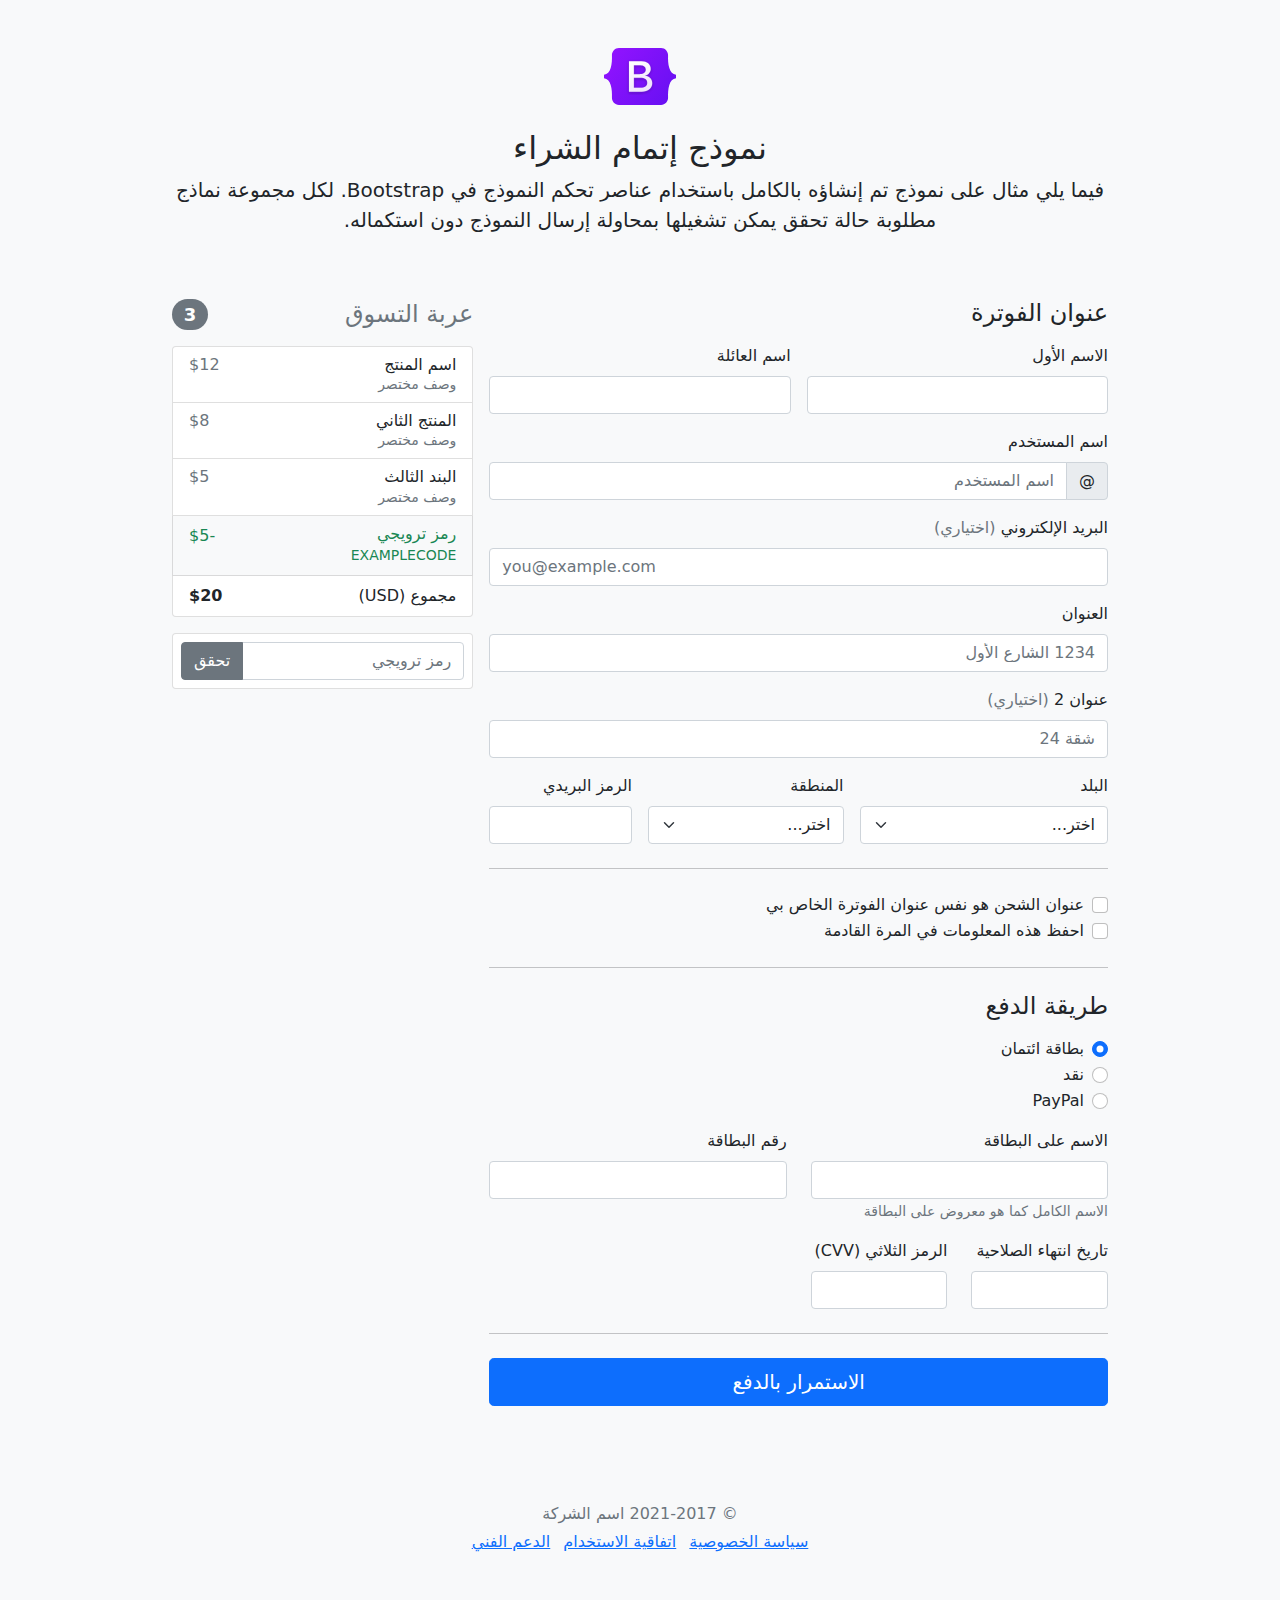
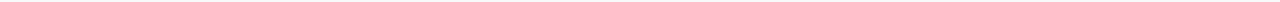
<file: BootstrapProject/bootstrap-5.0.2-examples/checkout-rtl/index.html>
<!doctype html>
<html lang="ar" dir="rtl">
  <head>
    <meta charset="utf-8">
    <meta name="viewport" content="width=device-width, initial-scale=1">
    <meta name="description" content="">
    <meta name="author" content="Mark Otto, Jacob Thornton, and Bootstrap contributors">
    <meta name="generator" content="Hugo 0.84.0">
    <title>مثال إتمام الشراء · Bootstrap v5.0</title>

    <link rel="canonical" href="https://getbootstrap.com/docs/5.0/examples/checkout-rtl/">

    

    <!-- Bootstrap core CSS -->
<link href="../assets/dist/css/bootstrap.rtl.min.css" rel="stylesheet">

    <style>
      .bd-placeholder-img {
        font-size: 1.125rem;
        text-anchor: middle;
        -webkit-user-select: none;
        -moz-user-select: none;
        user-select: none;
      }

      @media (min-width: 768px) {
        .bd-placeholder-img-lg {
          font-size: 3.5rem;
        }
      }
    </style>

    
    <!-- Custom styles for this template -->
    <link href="../checkout/form-validation.css" rel="stylesheet">
  </head>
  <body class="bg-light">
    
<div class="container">
  <main>
    <div class="py-5 text-center">
      <img class="d-block mx-auto mb-4" src="../assets/brand/bootstrap-logo.svg" alt="" width="72" height="57">
      <h2>نموذج إتمام الشراء</h2>
      <p class="lead">فيما يلي مثال على نموذج تم إنشاؤه بالكامل باستخدام عناصر تحكم النموذج في Bootstrap. لكل مجموعة نماذج مطلوبة حالة تحقق يمكن تشغيلها بمحاولة إرسال النموذج دون استكماله.</p>
    </div>

    <div class="row g-3">
      <div class="col-md-5 col-lg-4 order-md-last">
        <h4 class="d-flex justify-content-between align-items-center mb-3">
          <span class="text-muted">عربة التسوق</span>
          <span class="badge bg-secondary rounded-pill">3</span>
        </h4>
        <ul class="list-group mb-3">
          <li class="list-group-item d-flex justify-content-between lh-sm">
            <div>
              <h6 class="my-0">اسم المنتج</h6>
              <small class="text-muted">وصف مختصر</small>
            </div>
            <span class="text-muted">$12</span>
          </li>
          <li class="list-group-item d-flex justify-content-between lh-sm">
            <div>
              <h6 class="my-0">المنتج الثاني</h6>
              <small class="text-muted">وصف مختصر</small>
            </div>
            <span class="text-muted">$8</span>
          </li>
          <li class="list-group-item d-flex justify-content-between lh-sm">
            <div>
              <h6 class="my-0">البند الثالث</h6>
              <small class="text-muted">وصف مختصر</small>
            </div>
            <span class="text-muted">$5</span>
          </li>
          <li class="list-group-item d-flex justify-content-between bg-light">
            <div class="text-success">
              <h6 class="my-0">رمز ترويجي</h6>
              <small>EXAMPLECODE</small>
            </div>
            <span class="text-success">-$5</span>
          </li>
          <li class="list-group-item d-flex justify-content-between">
            <span>مجموع (USD)</span>
            <strong>$20</strong>
          </li>
        </ul>

        <form class="card p-2">
          <div class="input-group">
            <input type="text" class="form-control" placeholder="رمز ترويجي">
            <button type="submit" class="btn btn-secondary">تحقق</button>
          </div>
        </form>
      </div>
      <div class="col-md-7 col-lg-8">
        <h4 class="mb-3">عنوان الفوترة</h4>
        <form class="needs-validation" novalidate>
          <div class="row g-3">
            <div class="col-sm-6">
              <label for="firstName" class="form-label">الاسم الأول</label>
              <input type="text" class="form-control" id="firstName" placeholder="" value="" required>
              <div class="invalid-feedback">
                يرجى إدخال اسم أول صحيح.
              </div>
            </div>

            <div class="col-sm-6">
              <label for="lastName" class="form-label">اسم العائلة</label>
              <input type="text" class="form-control" id="lastName" placeholder="" value="" required>
              <div class="invalid-feedback">
                يرجى إدخال اسم عائلة صحيح.
              </div>
            </div>

            <div class="col-12">
              <label for="username" class="form-label">اسم المستخدم</label>
              <div class="input-group has-validation">
                <span class="input-group-text">@</span>
                <input type="text" class="form-control" id="username" placeholder="اسم المستخدم" required>
              <div class="invalid-feedback">
                اسم المستخدم الخاص بك مطلوب.
                </div>
              </div>
            </div>

            <div class="col-12">
              <label for="email" class="form-label">البريد الإلكتروني <span class="text-muted">(اختياري)</span></label>
              <input type="email" class="form-control" id="email" placeholder="you@example.com">
              <div class="invalid-feedback">
                يرجى إدخال عنوان بريد إلكتروني صحيح لتصلكم تحديثات الشحن.
              </div>
            </div>

            <div class="col-12">
              <label for="address" class="form-label">العنوان</label>
              <input type="text" class="form-control" id="address" placeholder="1234 الشارع الأول" required>
              <div class="invalid-feedback">
                يرجى إدخال عنوان الشحن الخاص بك.
              </div>
            </div>

            <div class="col-12">
              <label for="address2" class="form-label">عنوان 2 <span class="text-muted">(اختياري)</span></label>
              <input type="text" class="form-control" id="address2" placeholder="شقة 24">
            </div>

            <div class="col-md-5">
              <label for="country" class="form-label">البلد</label>
              <select class="form-select" id="country" required>
                <option value="">اختر...</option>
                <option>الولايات المتحدة الأمريكية</option>
              </select>
              <div class="invalid-feedback">
                يرجى اختيار بلد صحيح.
              </div>
            </div>

            <div class="col-md-4">
              <label for="state" class="form-label">المنطقة</label>
              <select class="form-select" id="state" required>
                <option value="">اختر...</option>
                <option>كاليفورنيا</option>
              </select>
              <div class="invalid-feedback">
                يرجى اختيار اسم منطقة صحيح.
              </div>
            </div>

            <div class="col-md-3">
              <label for="zip" class="form-label">الرمز البريدي</label>
              <input type="text" class="form-control" id="zip" placeholder="" required>
              <div class="invalid-feedback">
                الرمز البريدي مطلوب.
              </div>
            </div>
          </div>

          <hr class="my-4">

          <div class="form-check">
            <input type="checkbox" class="form-check-input" id="same-address">
            <label class="form-check-label" for="same-address">عنوان الشحن هو نفس عنوان الفوترة الخاص بي</label>
          </div>

          <div class="form-check">
            <input type="checkbox" class="form-check-input" id="save-info">
            <label class="form-check-label" for="save-info">احفظ هذه المعلومات في المرة القادمة</label>
          </div>

          <hr class="my-4">

          <h4 class="mb-3">طريقة الدفع</h4>

          <div class="my-3">
            <div class="form-check">
              <input id="credit" name="paymentMethod" type="radio" class="form-check-input" checked required>
              <label class="form-check-label" for="credit">بطاقة ائتمان</label>
            </div>
            <div class="form-check">
              <input id="cash" name="paymentMethod" type="radio" class="form-check-input" required>
              <label class="form-check-label" for="cash">نقد</label>
            </div>
            <div class="form-check">
              <input id="paypal" name="paymentMethod" type="radio" class="form-check-input" required>
              <label class="form-check-label" for="paypal">PayPal</label>
            </div>
          </div>

          <div class="row gy-3">
            <div class="col-md-6">
              <label for="cc-name" class="form-label">الاسم على البطاقة</label>
              <input type="text" class="form-control" id="cc-name" placeholder="" required>
              <small class="text-muted">الاسم الكامل كما هو معروض على البطاقة</small>
              <div class="invalid-feedback">
                الاسم على البطاقة مطلوب
              </div>
            </div>

            <div class="col-md-6">
              <label for="cc-number" class="form-label">رقم البطاقة</label>
              <input type="text" class="form-control" id="cc-number" placeholder="" required>
              <div class="invalid-feedback">
                رقم بطاقة الائتمان مطلوب
              </div>
            </div>

            <div class="col-md-3">
              <label for="cc-expiration" class="form-label">تاريخ انتهاء الصلاحية</label>
              <input type="text" class="form-control" id="cc-expiration" placeholder="" required>
              <div class="invalid-feedback">
                تاريخ انتهاء الصلاحية مطلوب
              </div>
            </div>

            <div class="col-md-3">
              <label for="cc-cvv" class="form-label">الرمز الثلاثي (CVV)</label>
              <input type="text" class="form-control" id="cc-cvv" placeholder="" required>
              <div class="invalid-feedback">
                رمز الحماية مطلوب
              </div>
            </div>
          </div>

          <hr class="my-4">

          <button class="w-100 btn btn-primary btn-lg" type="submit">الاستمرار بالدفع</button>
        </form>
      </div>
    </div>
  </main>
  <footer class="my-5 pt-5 text-muted text-center text-small">
    <p class="mb-1">&copy; 2021-2017 اسم الشركة</p>
    <ul class="list-inline">
      <li class="list-inline-item"><a href="#">سياسة الخصوصية</a></li>
      <li class="list-inline-item"><a href="#">اتفاقية الاستخدام</a></li>
      <li class="list-inline-item"><a href="#">الدعم الفني</a></li>
    </ul>
  </footer>
</div>


    <script src="../assets/dist/js/bootstrap.bundle.min.js"></script>

      <script src="../checkout/form-validation.js"></script>
  </body>
</html>
</file>
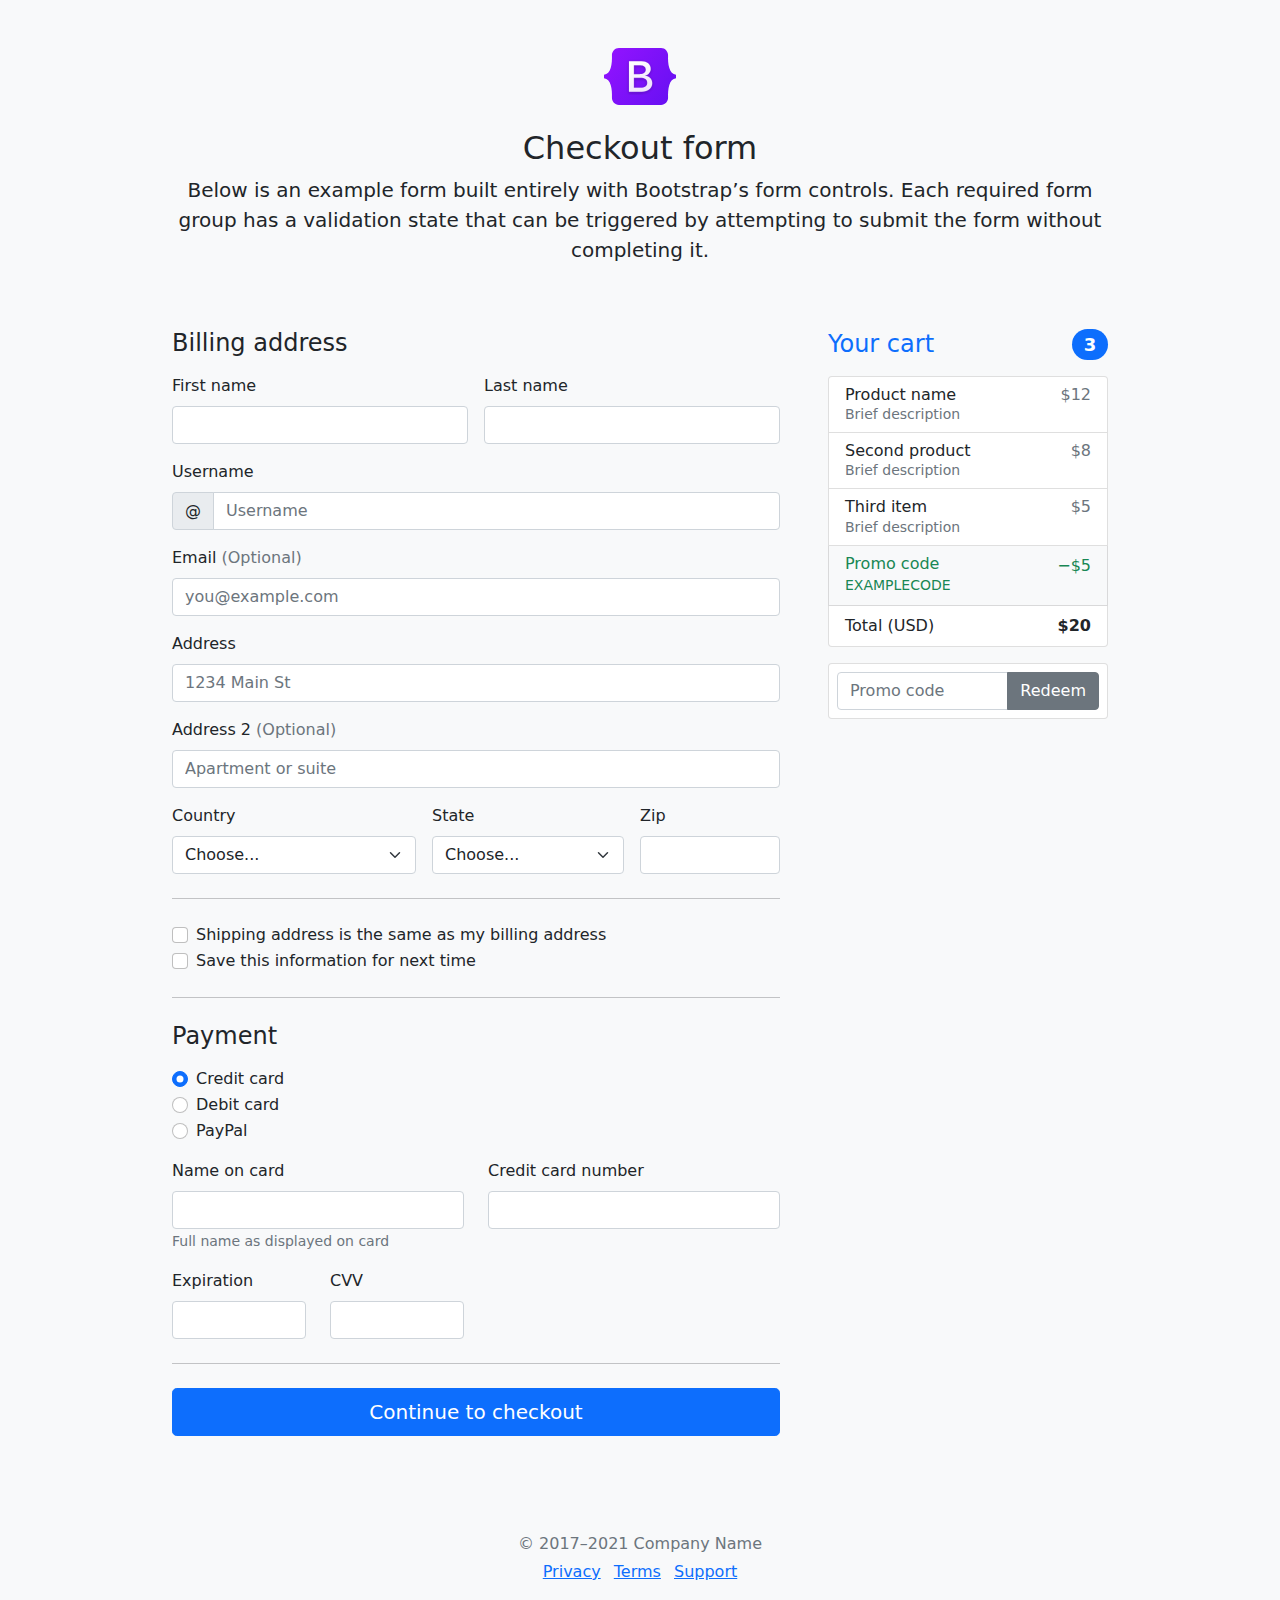
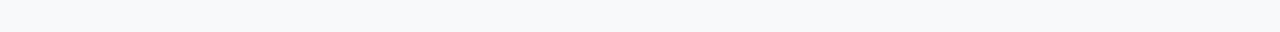
<file: BootstrapProject/bootstrap-5.0.2-examples/checkout/index.html>
<!doctype html>
<html lang="en">
  <head>
    <meta charset="utf-8">
    <meta name="viewport" content="width=device-width, initial-scale=1">
    <meta name="description" content="">
    <meta name="author" content="Mark Otto, Jacob Thornton, and Bootstrap contributors">
    <meta name="generator" content="Hugo 0.84.0">
    <title>Checkout example · Bootstrap v5.0</title>

    <link rel="canonical" href="https://getbootstrap.com/docs/5.0/examples/checkout/">

    

    <!-- Bootstrap core CSS -->
<link href="../assets/dist/css/bootstrap.min.css" rel="stylesheet">

    <style>
      .bd-placeholder-img {
        font-size: 1.125rem;
        text-anchor: middle;
        -webkit-user-select: none;
        -moz-user-select: none;
        user-select: none;
      }

      @media (min-width: 768px) {
        .bd-placeholder-img-lg {
          font-size: 3.5rem;
        }
      }
    </style>

    
    <!-- Custom styles for this template -->
    <link href="form-validation.css" rel="stylesheet">
  </head>
  <body class="bg-light">
    
<div class="container">
  <main>
    <div class="py-5 text-center">
      <img class="d-block mx-auto mb-4" src="../assets/brand/bootstrap-logo.svg" alt="" width="72" height="57">
      <h2>Checkout form</h2>
      <p class="lead">Below is an example form built entirely with Bootstrap’s form controls. Each required form group has a validation state that can be triggered by attempting to submit the form without completing it.</p>
    </div>

    <div class="row g-5">
      <div class="col-md-5 col-lg-4 order-md-last">
        <h4 class="d-flex justify-content-between align-items-center mb-3">
          <span class="text-primary">Your cart</span>
          <span class="badge bg-primary rounded-pill">3</span>
        </h4>
        <ul class="list-group mb-3">
          <li class="list-group-item d-flex justify-content-between lh-sm">
            <div>
              <h6 class="my-0">Product name</h6>
              <small class="text-muted">Brief description</small>
            </div>
            <span class="text-muted">$12</span>
          </li>
          <li class="list-group-item d-flex justify-content-between lh-sm">
            <div>
              <h6 class="my-0">Second product</h6>
              <small class="text-muted">Brief description</small>
            </div>
            <span class="text-muted">$8</span>
          </li>
          <li class="list-group-item d-flex justify-content-between lh-sm">
            <div>
              <h6 class="my-0">Third item</h6>
              <small class="text-muted">Brief description</small>
            </div>
            <span class="text-muted">$5</span>
          </li>
          <li class="list-group-item d-flex justify-content-between bg-light">
            <div class="text-success">
              <h6 class="my-0">Promo code</h6>
              <small>EXAMPLECODE</small>
            </div>
            <span class="text-success">−$5</span>
          </li>
          <li class="list-group-item d-flex justify-content-between">
            <span>Total (USD)</span>
            <strong>$20</strong>
          </li>
        </ul>

        <form class="card p-2">
          <div class="input-group">
            <input type="text" class="form-control" placeholder="Promo code">
            <button type="submit" class="btn btn-secondary">Redeem</button>
          </div>
        </form>
      </div>
      <div class="col-md-7 col-lg-8">
        <h4 class="mb-3">Billing address</h4>
        <form class="needs-validation" novalidate>
          <div class="row g-3">
            <div class="col-sm-6">
              <label for="firstName" class="form-label">First name</label>
              <input type="text" class="form-control" id="firstName" placeholder="" value="" required>
              <div class="invalid-feedback">
                Valid first name is required.
              </div>
            </div>

            <div class="col-sm-6">
              <label for="lastName" class="form-label">Last name</label>
              <input type="text" class="form-control" id="lastName" placeholder="" value="" required>
              <div class="invalid-feedback">
                Valid last name is required.
              </div>
            </div>

            <div class="col-12">
              <label for="username" class="form-label">Username</label>
              <div class="input-group has-validation">
                <span class="input-group-text">@</span>
                <input type="text" class="form-control" id="username" placeholder="Username" required>
              <div class="invalid-feedback">
                  Your username is required.
                </div>
              </div>
            </div>

            <div class="col-12">
              <label for="email" class="form-label">Email <span class="text-muted">(Optional)</span></label>
              <input type="email" class="form-control" id="email" placeholder="you@example.com">
              <div class="invalid-feedback">
                Please enter a valid email address for shipping updates.
              </div>
            </div>

            <div class="col-12">
              <label for="address" class="form-label">Address</label>
              <input type="text" class="form-control" id="address" placeholder="1234 Main St" required>
              <div class="invalid-feedback">
                Please enter your shipping address.
              </div>
            </div>

            <div class="col-12">
              <label for="address2" class="form-label">Address 2 <span class="text-muted">(Optional)</span></label>
              <input type="text" class="form-control" id="address2" placeholder="Apartment or suite">
            </div>

            <div class="col-md-5">
              <label for="country" class="form-label">Country</label>
              <select class="form-select" id="country" required>
                <option value="">Choose...</option>
                <option>United States</option>
              </select>
              <div class="invalid-feedback">
                Please select a valid country.
              </div>
            </div>

            <div class="col-md-4">
              <label for="state" class="form-label">State</label>
              <select class="form-select" id="state" required>
                <option value="">Choose...</option>
                <option>California</option>
              </select>
              <div class="invalid-feedback">
                Please provide a valid state.
              </div>
            </div>

            <div class="col-md-3">
              <label for="zip" class="form-label">Zip</label>
              <input type="text" class="form-control" id="zip" placeholder="" required>
              <div class="invalid-feedback">
                Zip code required.
              </div>
            </div>
          </div>

          <hr class="my-4">

          <div class="form-check">
            <input type="checkbox" class="form-check-input" id="same-address">
            <label class="form-check-label" for="same-address">Shipping address is the same as my billing address</label>
          </div>

          <div class="form-check">
            <input type="checkbox" class="form-check-input" id="save-info">
            <label class="form-check-label" for="save-info">Save this information for next time</label>
          </div>

          <hr class="my-4">

          <h4 class="mb-3">Payment</h4>

          <div class="my-3">
            <div class="form-check">
              <input id="credit" name="paymentMethod" type="radio" class="form-check-input" checked required>
              <label class="form-check-label" for="credit">Credit card</label>
            </div>
            <div class="form-check">
              <input id="debit" name="paymentMethod" type="radio" class="form-check-input" required>
              <label class="form-check-label" for="debit">Debit card</label>
            </div>
            <div class="form-check">
              <input id="paypal" name="paymentMethod" type="radio" class="form-check-input" required>
              <label class="form-check-label" for="paypal">PayPal</label>
            </div>
          </div>

          <div class="row gy-3">
            <div class="col-md-6">
              <label for="cc-name" class="form-label">Name on card</label>
              <input type="text" class="form-control" id="cc-name" placeholder="" required>
              <small class="text-muted">Full name as displayed on card</small>
              <div class="invalid-feedback">
                Name on card is required
              </div>
            </div>

            <div class="col-md-6">
              <label for="cc-number" class="form-label">Credit card number</label>
              <input type="text" class="form-control" id="cc-number" placeholder="" required>
              <div class="invalid-feedback">
                Credit card number is required
              </div>
            </div>

            <div class="col-md-3">
              <label for="cc-expiration" class="form-label">Expiration</label>
              <input type="text" class="form-control" id="cc-expiration" placeholder="" required>
              <div class="invalid-feedback">
                Expiration date required
              </div>
            </div>

            <div class="col-md-3">
              <label for="cc-cvv" class="form-label">CVV</label>
              <input type="text" class="form-control" id="cc-cvv" placeholder="" required>
              <div class="invalid-feedback">
                Security code required
              </div>
            </div>
          </div>

          <hr class="my-4">

          <button class="w-100 btn btn-primary btn-lg" type="submit">Continue to checkout</button>
        </form>
      </div>
    </div>
  </main>

  <footer class="my-5 pt-5 text-muted text-center text-small">
    <p class="mb-1">&copy; 2017–2021 Company Name</p>
    <ul class="list-inline">
      <li class="list-inline-item"><a href="#">Privacy</a></li>
      <li class="list-inline-item"><a href="#">Terms</a></li>
      <li class="list-inline-item"><a href="#">Support</a></li>
    </ul>
  </footer>
</div>


    <script src="../assets/dist/js/bootstrap.bundle.min.js"></script>

      <script src="form-validation.js"></script>
  </body>
</html>
</file>
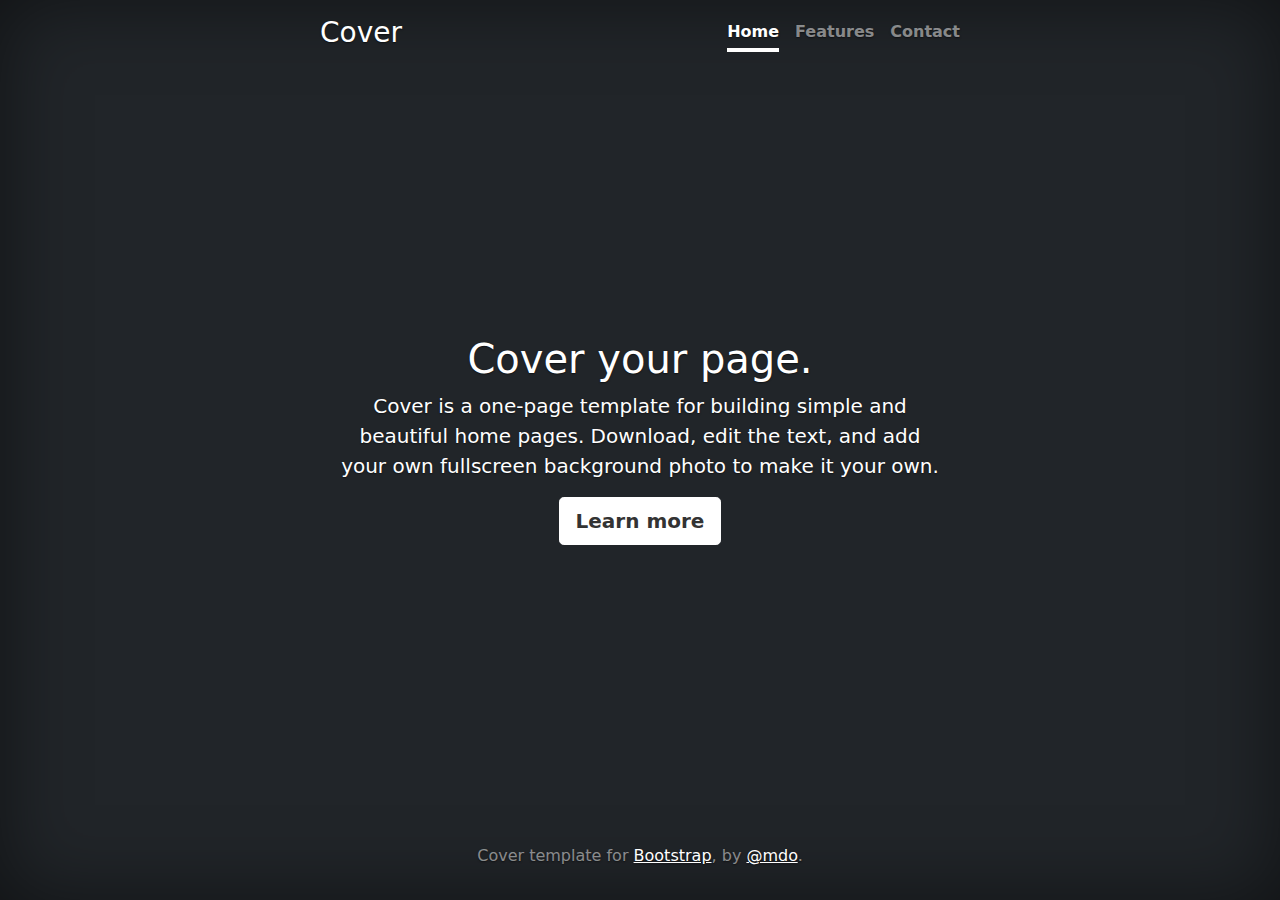
<file: BootstrapProject/bootstrap-5.0.2-examples/cover/index.html>
<!doctype html>
<html lang="en" class="h-100">
  <head>
    <meta charset="utf-8">
    <meta name="viewport" content="width=device-width, initial-scale=1">
    <meta name="description" content="">
    <meta name="author" content="Mark Otto, Jacob Thornton, and Bootstrap contributors">
    <meta name="generator" content="Hugo 0.84.0">
    <title>Cover Template · Bootstrap v5.0</title>

    <link rel="canonical" href="https://getbootstrap.com/docs/5.0/examples/cover/">

    

    <!-- Bootstrap core CSS -->
<link href="../assets/dist/css/bootstrap.min.css" rel="stylesheet">

    <style>
      .bd-placeholder-img {
        font-size: 1.125rem;
        text-anchor: middle;
        -webkit-user-select: none;
        -moz-user-select: none;
        user-select: none;
      }

      @media (min-width: 768px) {
        .bd-placeholder-img-lg {
          font-size: 3.5rem;
        }
      }
    </style>

    
    <!-- Custom styles for this template -->
    <link href="cover.css" rel="stylesheet">
  </head>
  <body class="d-flex h-100 text-center text-white bg-dark">
    
<div class="cover-container d-flex w-100 h-100 p-3 mx-auto flex-column">
  <header class="mb-auto">
    <div>
      <h3 class="float-md-start mb-0">Cover</h3>
      <nav class="nav nav-masthead justify-content-center float-md-end">
        <a class="nav-link active" aria-current="page" href="#">Home</a>
        <a class="nav-link" href="#">Features</a>
        <a class="nav-link" href="#">Contact</a>
      </nav>
    </div>
  </header>

  <main class="px-3">
    <h1>Cover your page.</h1>
    <p class="lead">Cover is a one-page template for building simple and beautiful home pages. Download, edit the text, and add your own fullscreen background photo to make it your own.</p>
    <p class="lead">
      <a href="#" class="btn btn-lg btn-secondary fw-bold border-white bg-white">Learn more</a>
    </p>
  </main>

  <footer class="mt-auto text-white-50">
    <p>Cover template for <a href="https://getbootstrap.com/" class="text-white">Bootstrap</a>, by <a href="https://twitter.com/mdo" class="text-white">@mdo</a>.</p>
  </footer>
</div>


    
  </body>
</html>
</file>
<file: BootstrapProject/bootstrap-5.0.2-examples/blog/blog.rtl.css>
/* stylelint-disable selector-list-comma-newline-after */

.blog-header {
  line-height: 1;
  border-bottom: 1px solid #e5e5e5;
}

.blog-header-logo {
  font-family: Amiri, Georgia, "Times New Roman", serif;
  font-size: 2.25rem;
}

.blog-header-logo:hover {
  text-decoration: none;
}

h1, h2, h3, h4, h5, h6 {
  font-family: Amiri, Georgia, "Times New Roman", serif;
}

.display-4 {
  font-size: 2.5rem;
}
@media (min-width: 768px) {
  .display-4 {
    font-size: 3rem;
  }
}

.nav-scroller {
  position: relative;
  z-index: 2;
  height: 2.75rem;
  overflow-y: hidden;
}

.nav-scroller .nav {
  display: flex;
  flex-wrap: nowrap;
  padding-bottom: 1rem;
  margin-top: -1px;
  overflow-x: auto;
  text-align: center;
  white-space: nowrap;
  -webkit-overflow-scrolling: touch;
}

.nav-scroller .nav-link {
  padding-top: .75rem;
  padding-bottom: .75rem;
  font-size: .875rem;
}

.card-img-right {
  height: 100%;
  border-radius: 3px 0 0 3px;
}

.flex-auto {
  flex: 0 0 auto;
}

.h-250 { height: 250px; }
@media (min-width: 768px) {
  .h-md-250 { height: 250px; }
}

/* Pagination */
.blog-pagination {
  margin-bottom: 4rem;
}
.blog-pagination > .btn {
  border-radius: 2rem;
}

/*
 * Blog posts
 */
.blog-post {
  margin-bottom: 4rem;
}
.blog-post-title {
  margin-bottom: .25rem;
  font-size: 2.5rem;
}
.blog-post-meta {
  margin-bottom: 1.25rem;
  color: #727272;
}

/*
 * Footer
 */
.blog-footer {
  padding: 2.5rem 0;
  color: #727272;
  text-align: center;
  background-color: #f9f9f9;
  border-top: .05rem solid #e5e5e5;
}
.blog-footer p:last-child {
  margin-bottom: 0;
}
</file>
<file: BootstrapProject/bootstrap-5.0.2-examples/blog/blog.css>
/* stylelint-disable selector-list-comma-newline-after */

.blog-header {
  line-height: 1;
  border-bottom: 1px solid #e5e5e5;
}

.blog-header-logo {
  font-family: "Playfair Display", Georgia, "Times New Roman", serif/*rtl:Amiri, Georgia, "Times New Roman", serif*/;
  font-size: 2.25rem;
}

.blog-header-logo:hover {
  text-decoration: none;
}

h1, h2, h3, h4, h5, h6 {
  font-family: "Playfair Display", Georgia, "Times New Roman", serif/*rtl:Amiri, Georgia, "Times New Roman", serif*/;
}

.display-4 {
  font-size: 2.5rem;
}
@media (min-width: 768px) {
  .display-4 {
    font-size: 3rem;
  }
}

.nav-scroller {
  position: relative;
  z-index: 2;
  height: 2.75rem;
  overflow-y: hidden;
}

.nav-scroller .nav {
  display: flex;
  flex-wrap: nowrap;
  padding-bottom: 1rem;
  margin-top: -1px;
  overflow-x: auto;
  text-align: center;
  white-space: nowrap;
  -webkit-overflow-scrolling: touch;
}

.nav-scroller .nav-link {
  padding-top: .75rem;
  padding-bottom: .75rem;
  font-size: .875rem;
}

.card-img-right {
  height: 100%;
  border-radius: 0 3px 3px 0;
}

.flex-auto {
  flex: 0 0 auto;
}

.h-250 { height: 250px; }
@media (min-width: 768px) {
  .h-md-250 { height: 250px; }
}

/* Pagination */
.blog-pagination {
  margin-bottom: 4rem;
}
.blog-pagination > .btn {
  border-radius: 2rem;
}

/*
 * Blog posts
 */
.blog-post {
  margin-bottom: 4rem;
}
.blog-post-title {
  margin-bottom: .25rem;
  font-size: 2.5rem;
}
.blog-post-meta {
  margin-bottom: 1.25rem;
  color: #727272;
}

/*
 * Footer
 */
.blog-footer {
  padding: 2.5rem 0;
  color: #727272;
  text-align: center;
  background-color: #f9f9f9;
  border-top: .05rem solid #e5e5e5;
}
.blog-footer p:last-child {
  margin-bottom: 0;
}
</file>
<file: BootstrapProject/bootstrap-5.0.2-examples/carousel/carousel.rtl.css>
/* GLOBAL STYLES
-------------------------------------------------- */
/* Padding below the footer and lighter body text */

body {
  padding-top: 3rem;
  padding-bottom: 3rem;
  color: #5a5a5a;
}


/* CUSTOMIZE THE CAROUSEL
-------------------------------------------------- */

/* Carousel base class */
.carousel {
  margin-bottom: 4rem;
}
/* Since positioning the image, we need to help out the caption */
.carousel-caption {
  bottom: 3rem;
  z-index: 10;
}

/* Declare heights because of positioning of img element */
.carousel-item {
  height: 32rem;
}
.carousel-item > img {
  position: absolute;
  top: 0;
  right: 0;
  min-width: 100%;
  height: 32rem;
}


/* MARKETING CONTENT
-------------------------------------------------- */

/* Center align the text within the three columns below the carousel */
.marketing .col-lg-4 {
  margin-bottom: 1.5rem;
  text-align: center;
}
.marketing h2 {
  font-weight: 400;
}
.marketing .col-lg-4 p {
  margin-right: .75rem;
  margin-left: .75rem;
}


/* Featurettes
------------------------- */

.featurette-divider {
  margin: 5rem 0; /* Space out the Bootstrap <hr> more */
}

/* Thin out the marketing headings */
.featurette-heading {
  font-weight: 300;
  line-height: 1;
}


/* RESPONSIVE CSS
-------------------------------------------------- */

@media (min-width: 40em) {
  /* Bump up size of carousel content */
  .carousel-caption p {
    margin-bottom: 1.25rem;
    font-size: 1.25rem;
    line-height: 1.4;
  }

  .featurette-heading {
    font-size: 50px;
  }
}

@media (min-width: 62em) {
  .featurette-heading {
    margin-top: 7rem;
  }
}
</file>
<file: BootstrapProject/bootstrap-5.0.2-examples/carousel/carousel.css>
/* GLOBAL STYLES
-------------------------------------------------- */
/* Padding below the footer and lighter body text */

body {
  padding-top: 3rem;
  padding-bottom: 3rem;
  color: #5a5a5a;
}


/* CUSTOMIZE THE CAROUSEL
-------------------------------------------------- */

/* Carousel base class */
.carousel {
  margin-bottom: 4rem;
}
/* Since positioning the image, we need to help out the caption */
.carousel-caption {
  bottom: 3rem;
  z-index: 10;
}

/* Declare heights because of positioning of img element */
.carousel-item {
  height: 32rem;
}
.carousel-item > img {
  position: absolute;
  top: 0;
  left: 0;
  min-width: 100%;
  height: 32rem;
}


/* MARKETING CONTENT
-------------------------------------------------- */

/* Center align the text within the three columns below the carousel */
.marketing .col-lg-4 {
  margin-bottom: 1.5rem;
  text-align: center;
}
.marketing h2 {
  font-weight: 400;
}
/* rtl:begin:ignore */
.marketing .col-lg-4 p {
  margin-right: .75rem;
  margin-left: .75rem;
}
/* rtl:end:ignore */


/* Featurettes
------------------------- */

.featurette-divider {
  margin: 5rem 0; /* Space out the Bootstrap <hr> more */
}

/* Thin out the marketing headings */
.featurette-heading {
  font-weight: 300;
  line-height: 1;
  /* rtl:remove */
  letter-spacing: -.05rem;
}


/* RESPONSIVE CSS
-------------------------------------------------- */

@media (min-width: 40em) {
  /* Bump up size of carousel content */
  .carousel-caption p {
    margin-bottom: 1.25rem;
    font-size: 1.25rem;
    line-height: 1.4;
  }

  .featurette-heading {
    font-size: 50px;
  }
}

@media (min-width: 62em) {
  .featurette-heading {
    margin-top: 7rem;
  }
}
</file>
<file: BootstrapProject/bootstrap-5.0.2-examples/checkout/form-validation.css>
.container {
  max-width: 960px;
}
</file>
<file: BootstrapProject/bootstrap-5.0.2-examples/cover/cover.css>
/*
 * Globals
 */


/* Custom default button */
.btn-secondary,
.btn-secondary:hover,
.btn-secondary:focus {
  color: #333;
  text-shadow: none; /* Prevent inheritance from `body` */
}


/*
 * Base structure
 */

body {
  text-shadow: 0 .05rem .1rem rgba(0, 0, 0, .5);
  box-shadow: inset 0 0 5rem rgba(0, 0, 0, .5);
}

.cover-container {
  max-width: 42em;
}


/*
 * Header
 */

.nav-masthead .nav-link {
  padding: .25rem 0;
  font-weight: 700;
  color: rgba(255, 255, 255, .5);
  background-color: transparent;
  border-bottom: .25rem solid transparent;
}

.nav-masthead .nav-link:hover,
.nav-masthead .nav-link:focus {
  border-bottom-color: rgba(255, 255, 255, .25);
}

.nav-masthead .nav-link + .nav-link {
  margin-left: 1rem;
}

.nav-masthead .active {
  color: #fff;
  border-bottom-color: #fff;
}
</file>
<file: BootstrapProject/bootstrap-5.0.2-examples/cheatsheet/cheatsheet.rtl.css>
body {
  scroll-behavior: smooth;
}

/**
 * Bootstrap "Journal code" icon
 * @link https://icons.getbootstrap.com/icons/journal-code/
 */
.bd-heading a::before {
  display: inline-block;
  width: 1em;
  height: 1em;
  margin-left: .25rem;
  content: "";
  background-image: url("data:image/svg+xml,%3Csvg xmlns='http://www.w3.org/2000/svg' fill='%25230d6efd' viewBox='0 0 16 16'%3E%3Cpath d='M4 1h8a2 2 0 0 1 2 2v10a2 2 0 0 1-2 2H4a2 2 0 0 1-2-2h1a1 1 0 0 0 1 1h8a1 1 0 0 0 1-1V3a1 1 0 0 0-1-1H4a1 1 0 0 0-1 1H2a2 2 0 0 1 2-2z'/%3E%3Cpath d='M2 5v-.5a.5.5 0 0 1 1 0V5h.5a.5.5 0 0 1 0 1h-2a.5.5 0 0 1 0-1H2zm0 3v-.5a.5.5 0 0 1 1 0V8h.5a.5.5 0 0 1 0 1h-2a.5.5 0 0 1 0-1H2zm0 3v-.5a.5.5 0 0 1 1 0v.5h.5a.5.5 0 0 1 0 1h-2a.5.5 0 0 1 0-1H2z'/%3E%3Cpath fill-rule='evenodd' d='M8.646 5.646a.5.5 0 0 1 .708 0l2 2a.5.5 0 0 1 0 .708l-2 2a.5.5 0 0 1-.708-.708L10.293 8 8.646 6.354a.5.5 0 0 1 0-.708zm-1.292 0a.5.5 0 0 0-.708 0l-2 2a.5.5 0 0 0 0 .708l2 2a.5.5 0 0 0 .708-.708L5.707 8l1.647-1.646a.5.5 0 0 0 0-.708z'/%3E%3C/svg%3E");
  background-size: 1em;
}

/* stylelint-disable-next-line selector-max-universal */
.bd-heading + div > * + * {
  margin-top: 3rem;
}

/* Table of contents */
.bd-aside a {
  padding: .1875rem .5rem;
  margin-top: .125rem;
  margin-right: .3125rem;
  color: rgba(0, 0, 0, .65);
  text-decoration: none;
}

.bd-aside a:hover,
.bd-aside a:focus {
  color: rgba(0, 0, 0, .85);
  background-color: rgba(121, 82, 179, .1);
}

.bd-aside .active {
  font-weight: 600;
  color: rgba(0, 0, 0, .85);
}

.bd-aside .btn {
  padding: .25rem .5rem;
  font-weight: 600;
  color: rgba(0, 0, 0, .65);
  border: 0;
}

.bd-aside .btn:hover,
.bd-aside .btn:focus {
  color: rgba(0, 0, 0, .85);
  background-color: rgba(121, 82, 179, .1);
}

.bd-aside .btn:focus {
  box-shadow: 0 0 0 1px rgba(121, 82, 179, .7);
}

.bd-aside .btn::before {
  width: 1.25em;
  line-height: 0;
  content: url("data:image/svg+xml,%3csvg xmlns='http://www.w3.org/2000/svg' width='16' height='16' viewBox='0 0 16 16'%3e%3cpath fill='none' stroke='rgba%280,0,0,.5%29' stroke-linecap='round' stroke-linejoin='round' stroke-width='2' d='M5 14l6-6-6-6'/%3e%3c/svg%3e");
  transition: transform .35s ease;
  transform: rotate(180deg) translateX(-2px);
  transform-origin: .5em 50%;
}

.bd-aside .btn[aria-expanded="true"]::before {
  transform: rotate(90deg);
}


/* Examples */
.scrollspy-example {
  position: relative;
  height: 200px;
  margin-top: .5rem;
  overflow: auto;
}

[id="modal"] .bd-example .btn,
[id="buttons"] .bd-example .btn,
[id="tooltips"] .bd-example .btn,
[id="popovers"] .bd-example .btn,
[id="dropdowns"] .bd-example .btn-group,
[id="dropdowns"] .bd-example .dropdown,
[id="dropdowns"] .bd-example .dropup,
[id="dropdowns"] .bd-example .dropend,
[id="dropdowns"] .bd-example .dropstart {
  margin: 0 0 1rem 1rem;
}

/* Layout */
@media (min-width: 1200px) {
  body {
    display: grid;
    gap: 1rem;
    grid-template-columns: 1fr 4fr 1fr;
    grid-template-rows: auto;
  }

  .bd-header {
    position: fixed;
    top: 0;
    right: 0;
    left: 0;
    z-index: 1030;
    grid-column: 1 / span 3;
  }

  .bd-aside,
  .bd-cheatsheet {
    padding-top: 4rem;
  }

  /**
   * 1. Too bad only Firefox supports subgrids ATM
   */
  .bd-cheatsheet,
  .bd-cheatsheet section,
  .bd-cheatsheet article {
    display: inherit; /* 1 */
    gap: inherit; /* 1 */
    grid-template-columns: 1fr 4fr;
    grid-column: 1 / span 2;
    grid-template-rows: auto;
  }

  .bd-aside {
    grid-area: 1 / 3;
    scroll-margin-top: 4rem;
  }

  .bd-cheatsheet section,
  .bd-cheatsheet section > h2 {
    top: 2rem;
    scroll-margin-top: 2rem;
  }

  .bd-cheatsheet section > h2::before {
    position: absolute;
    top: 0;
    right: 0;
    bottom: -2rem;
    left: 0;
    z-index: -1;
    content: "";
    background-image: linear-gradient(to bottom, rgba(255, 255, 255, 1) calc(100% - 3rem), rgba(255, 255, 255, .01));
  }

  .bd-cheatsheet article,
  .bd-cheatsheet .bd-heading {
    top: 8rem;
    scroll-margin-top: 8rem;
  }

  .bd-cheatsheet .bd-heading {
    z-index: 1;
  }
}
</file>
<file: BootstrapProject/bootstrap-5.0.2-examples/cheatsheet/cheatsheet.css>
body {
  scroll-behavior: smooth;
}

/**
 * Bootstrap "Journal code" icon
 * @link https://icons.getbootstrap.com/icons/journal-code/
 */
.bd-heading a::before {
  display: inline-block;
  width: 1em;
  height: 1em;
  margin-right: .25rem;
  content: "";
  background-image: url("data:image/svg+xml,%3Csvg xmlns='http://www.w3.org/2000/svg' fill='%25230d6efd' viewBox='0 0 16 16'%3E%3Cpath d='M4 1h8a2 2 0 0 1 2 2v10a2 2 0 0 1-2 2H4a2 2 0 0 1-2-2h1a1 1 0 0 0 1 1h8a1 1 0 0 0 1-1V3a1 1 0 0 0-1-1H4a1 1 0 0 0-1 1H2a2 2 0 0 1 2-2z'/%3E%3Cpath d='M2 5v-.5a.5.5 0 0 1 1 0V5h.5a.5.5 0 0 1 0 1h-2a.5.5 0 0 1 0-1H2zm0 3v-.5a.5.5 0 0 1 1 0V8h.5a.5.5 0 0 1 0 1h-2a.5.5 0 0 1 0-1H2zm0 3v-.5a.5.5 0 0 1 1 0v.5h.5a.5.5 0 0 1 0 1h-2a.5.5 0 0 1 0-1H2z'/%3E%3Cpath fill-rule='evenodd' d='M8.646 5.646a.5.5 0 0 1 .708 0l2 2a.5.5 0 0 1 0 .708l-2 2a.5.5 0 0 1-.708-.708L10.293 8 8.646 6.354a.5.5 0 0 1 0-.708zm-1.292 0a.5.5 0 0 0-.708 0l-2 2a.5.5 0 0 0 0 .708l2 2a.5.5 0 0 0 .708-.708L5.707 8l1.647-1.646a.5.5 0 0 0 0-.708z'/%3E%3C/svg%3E");
  background-size: 1em;
}

/* stylelint-disable-next-line selector-max-universal */
.bd-heading + div > * + * {
  margin-top: 3rem;
}

/* Table of contents */
.bd-aside a {
  padding: .1875rem .5rem;
  margin-top: .125rem;
  margin-left: .3125rem;
  color: rgba(0, 0, 0, .65);
  text-decoration: none;
}

.bd-aside a:hover,
.bd-aside a:focus {
  color: rgba(0, 0, 0, .85);
  background-color: rgba(121, 82, 179, .1);
}

.bd-aside .active {
  font-weight: 600;
  color: rgba(0, 0, 0, .85);
}

.bd-aside .btn {
  padding: .25rem .5rem;
  font-weight: 600;
  color: rgba(0, 0, 0, .65);
  border: 0;
}

.bd-aside .btn:hover,
.bd-aside .btn:focus {
  color: rgba(0, 0, 0, .85);
  background-color: rgba(121, 82, 179, .1);
}

.bd-aside .btn:focus {
  box-shadow: 0 0 0 1px rgba(121, 82, 179, .7);
}

.bd-aside .btn::before {
  width: 1.25em;
  line-height: 0;
  content: url("data:image/svg+xml,%3csvg xmlns='http://www.w3.org/2000/svg' width='16' height='16' viewBox='0 0 16 16'%3e%3cpath fill='none' stroke='rgba%280,0,0,.5%29' stroke-linecap='round' stroke-linejoin='round' stroke-width='2' d='M5 14l6-6-6-6'/%3e%3c/svg%3e");
  transition: transform .35s ease;

  /* rtl:raw:
  transform: rotate(180deg) translateX(-2px);
  */
  transform-origin: .5em 50%;
}

.bd-aside .btn[aria-expanded="true"]::before {
  transform: rotate(90deg)/* rtl:ignore */;
}


/* Examples */
.scrollspy-example {
  position: relative;
  height: 200px;
  margin-top: .5rem;
  overflow: auto;
}

[id="modal"] .bd-example .btn,
[id="buttons"] .bd-example .btn,
[id="tooltips"] .bd-example .btn,
[id="popovers"] .bd-example .btn,
[id="dropdowns"] .bd-example .btn-group,
[id="dropdowns"] .bd-example .dropdown,
[id="dropdowns"] .bd-example .dropup,
[id="dropdowns"] .bd-example .dropend,
[id="dropdowns"] .bd-example .dropstart {
  margin: 0 1rem 1rem 0;
}

/* Layout */
@media (min-width: 1200px) {
  body {
    display: grid;
    gap: 1rem;
    grid-template-columns: 1fr 4fr 1fr;
    grid-template-rows: auto;
  }

  .bd-header {
    position: fixed;
    top: 0;
    /* rtl:begin:ignore */
    right: 0;
    left: 0;
    /* rtl:end:ignore */
    z-index: 1030;
    grid-column: 1 / span 3;
  }

  .bd-aside,
  .bd-cheatsheet {
    padding-top: 4rem;
  }

  /**
   * 1. Too bad only Firefox supports subgrids ATM
   */
  .bd-cheatsheet,
  .bd-cheatsheet section,
  .bd-cheatsheet article {
    display: inherit; /* 1 */
    gap: inherit; /* 1 */
    grid-template-columns: 1fr 4fr;
    grid-column: 1 / span 2;
    grid-template-rows: auto;
  }

  .bd-aside {
    grid-area: 1 / 3;
    scroll-margin-top: 4rem;
  }

  .bd-cheatsheet section,
  .bd-cheatsheet section > h2 {
    top: 2rem;
    scroll-margin-top: 2rem;
  }

  .bd-cheatsheet section > h2::before {
    position: absolute;
    /* rtl:begin:ignore */
    top: 0;
    right: 0;
    bottom: -2rem;
    left: 0;
    /* rtl:end:ignore */
    z-index: -1;
    content: "";
    background-image: linear-gradient(to bottom, rgba(255, 255, 255, 1) calc(100% - 3rem), rgba(255, 255, 255, .01));
  }

  .bd-cheatsheet article,
  .bd-cheatsheet .bd-heading {
    top: 8rem;
    scroll-margin-top: 8rem;
  }

  .bd-cheatsheet .bd-heading {
    z-index: 1;
  }
}
</file>
